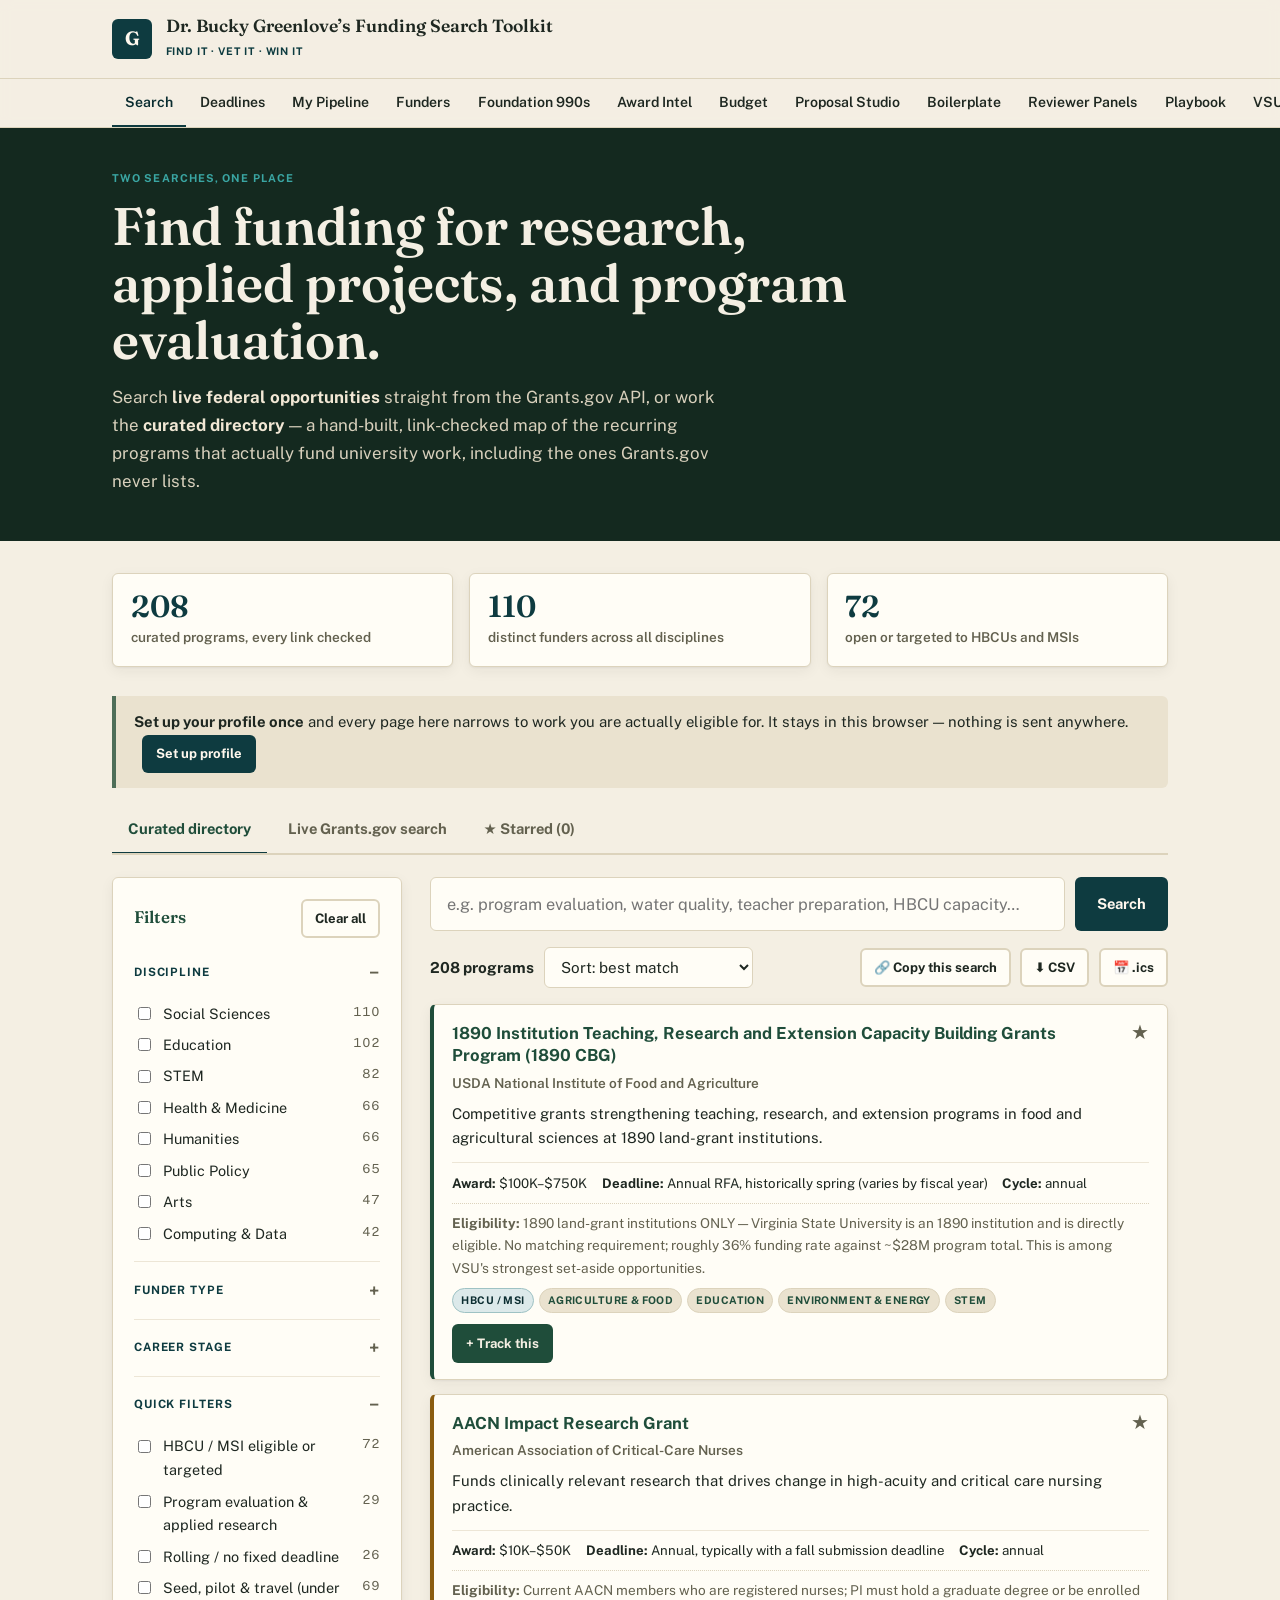
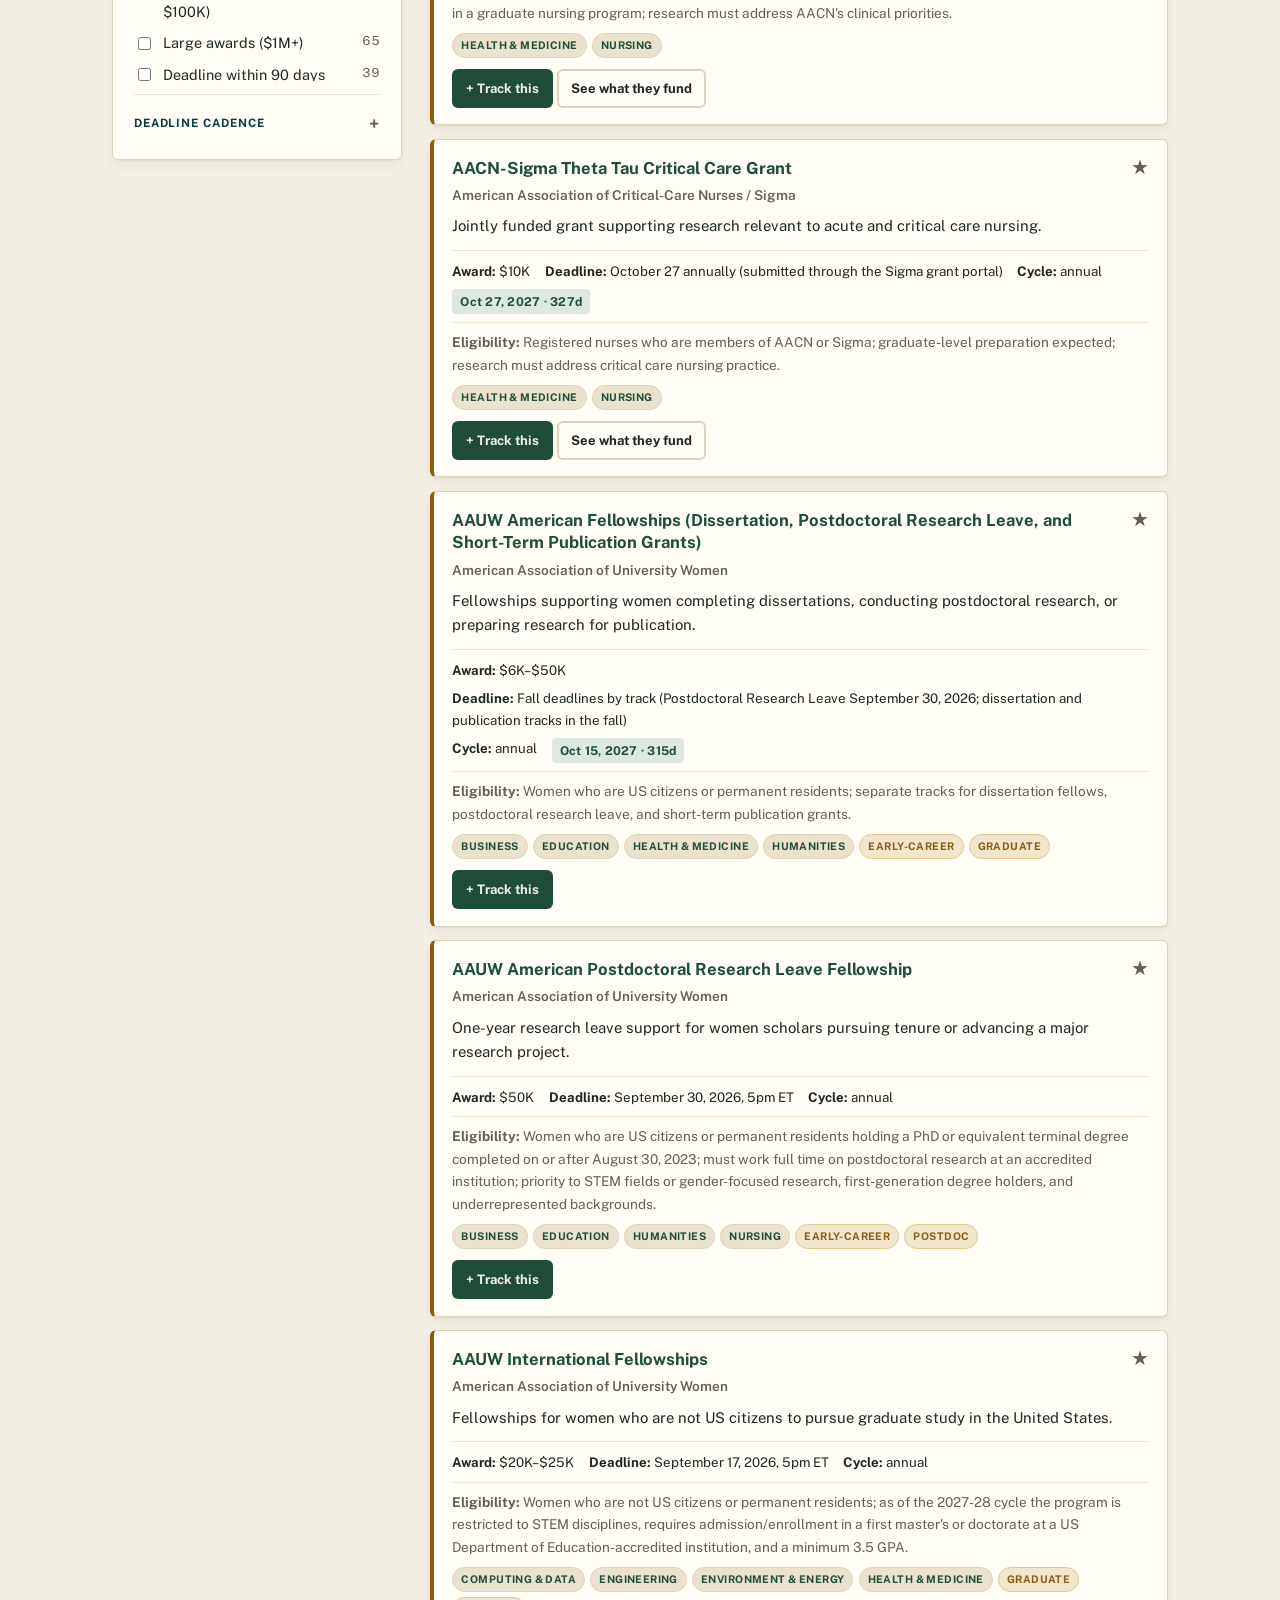
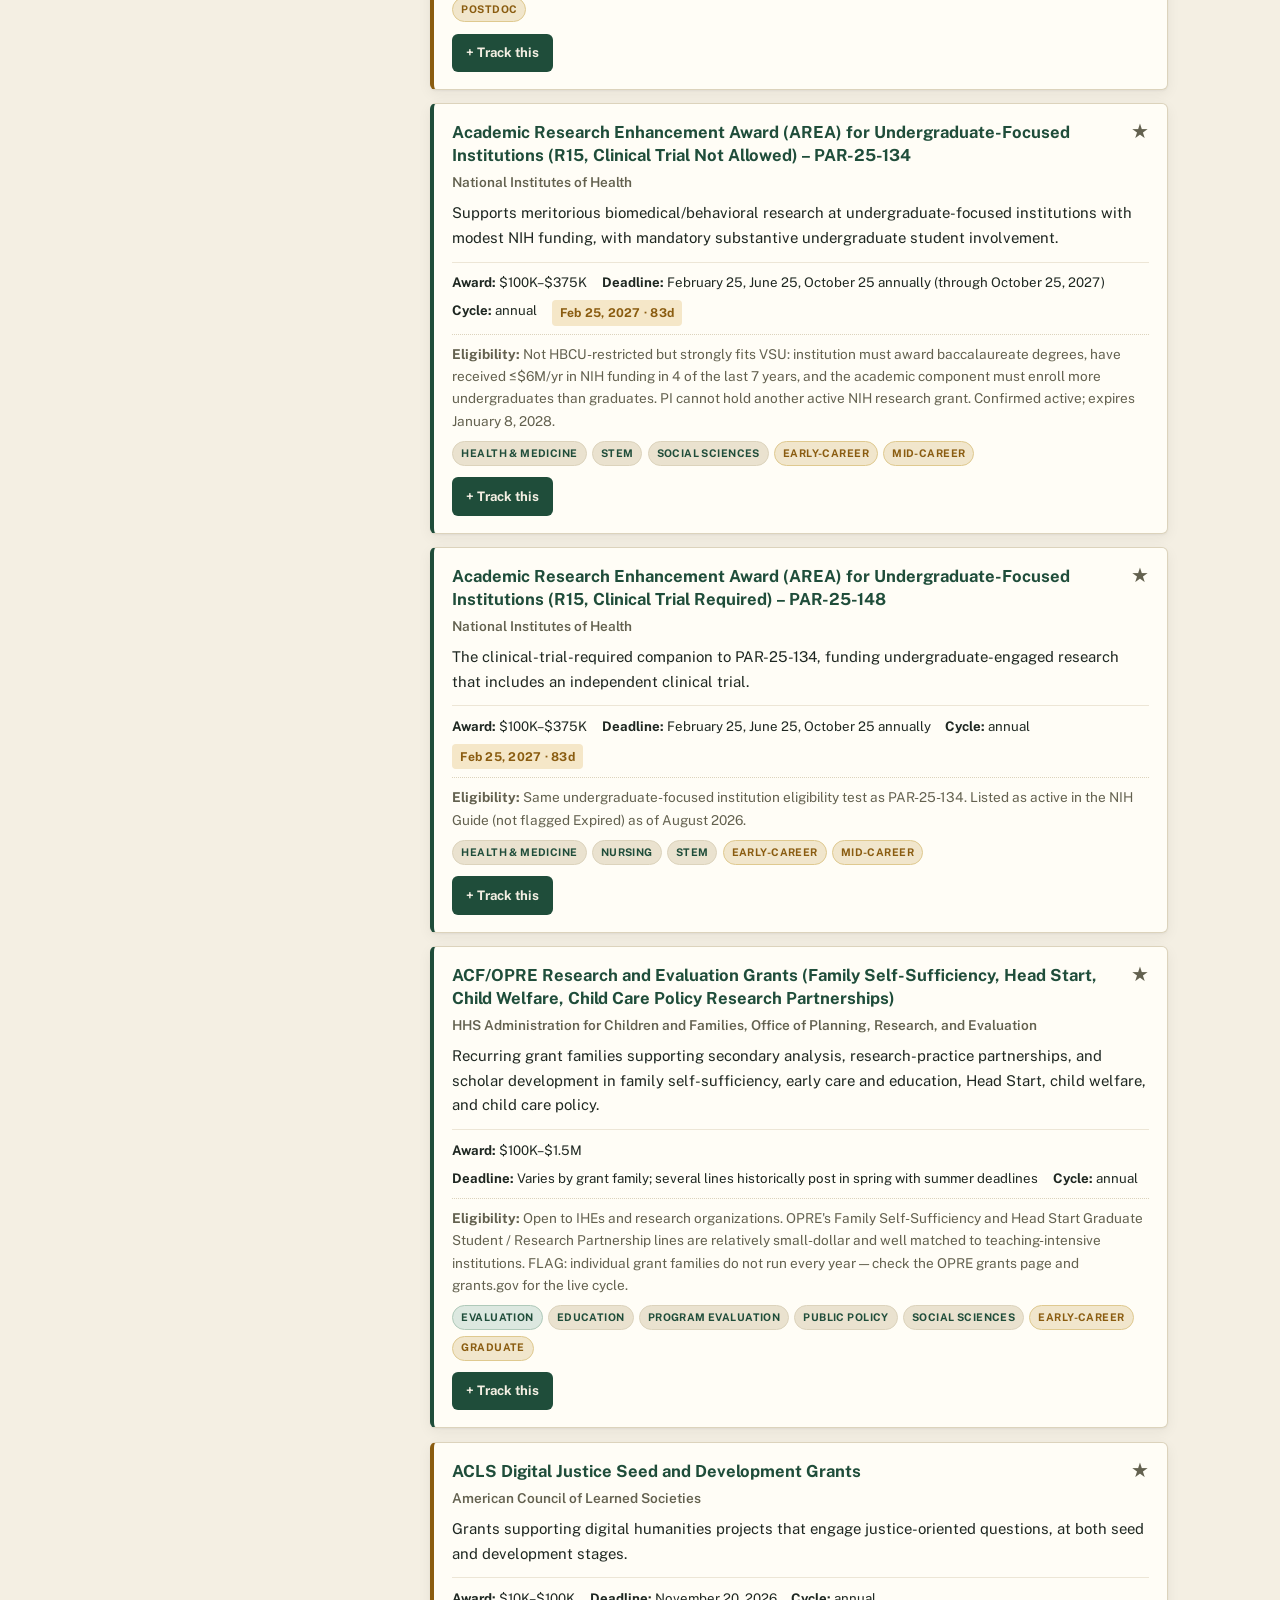
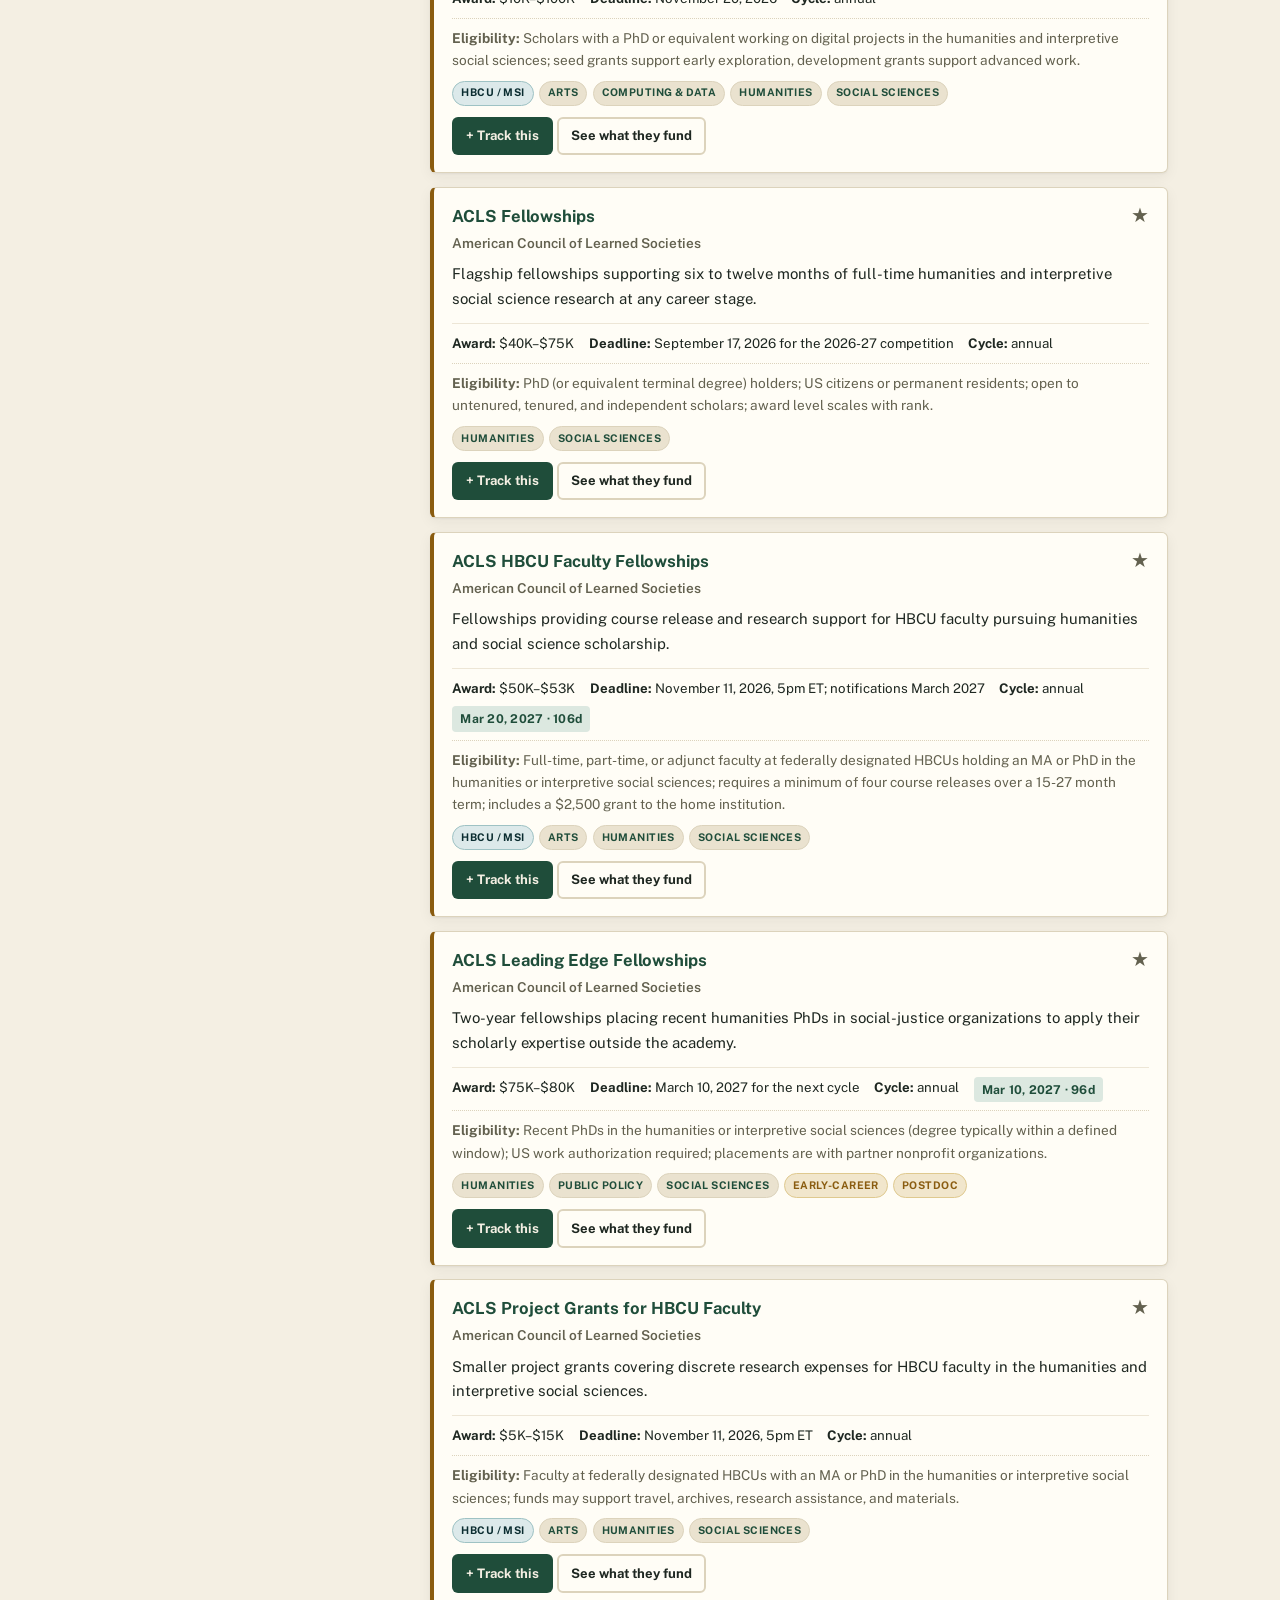
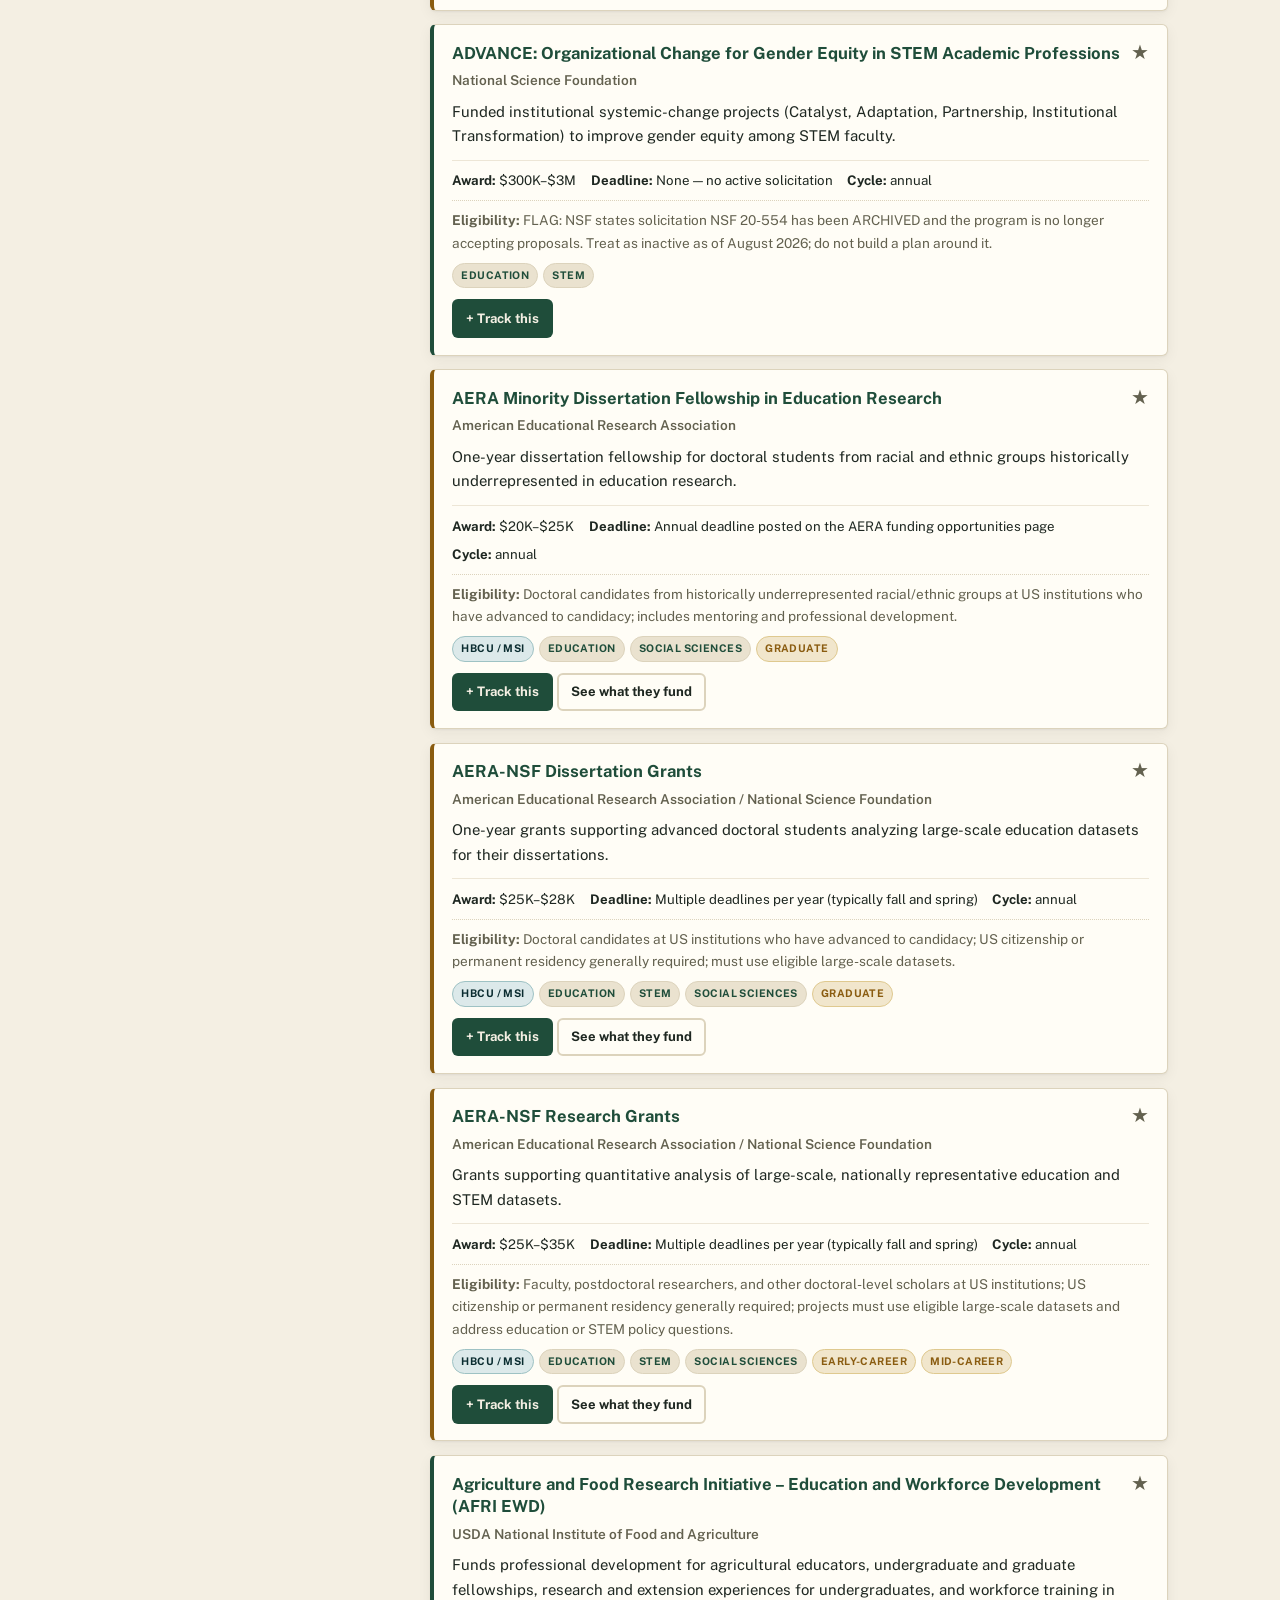
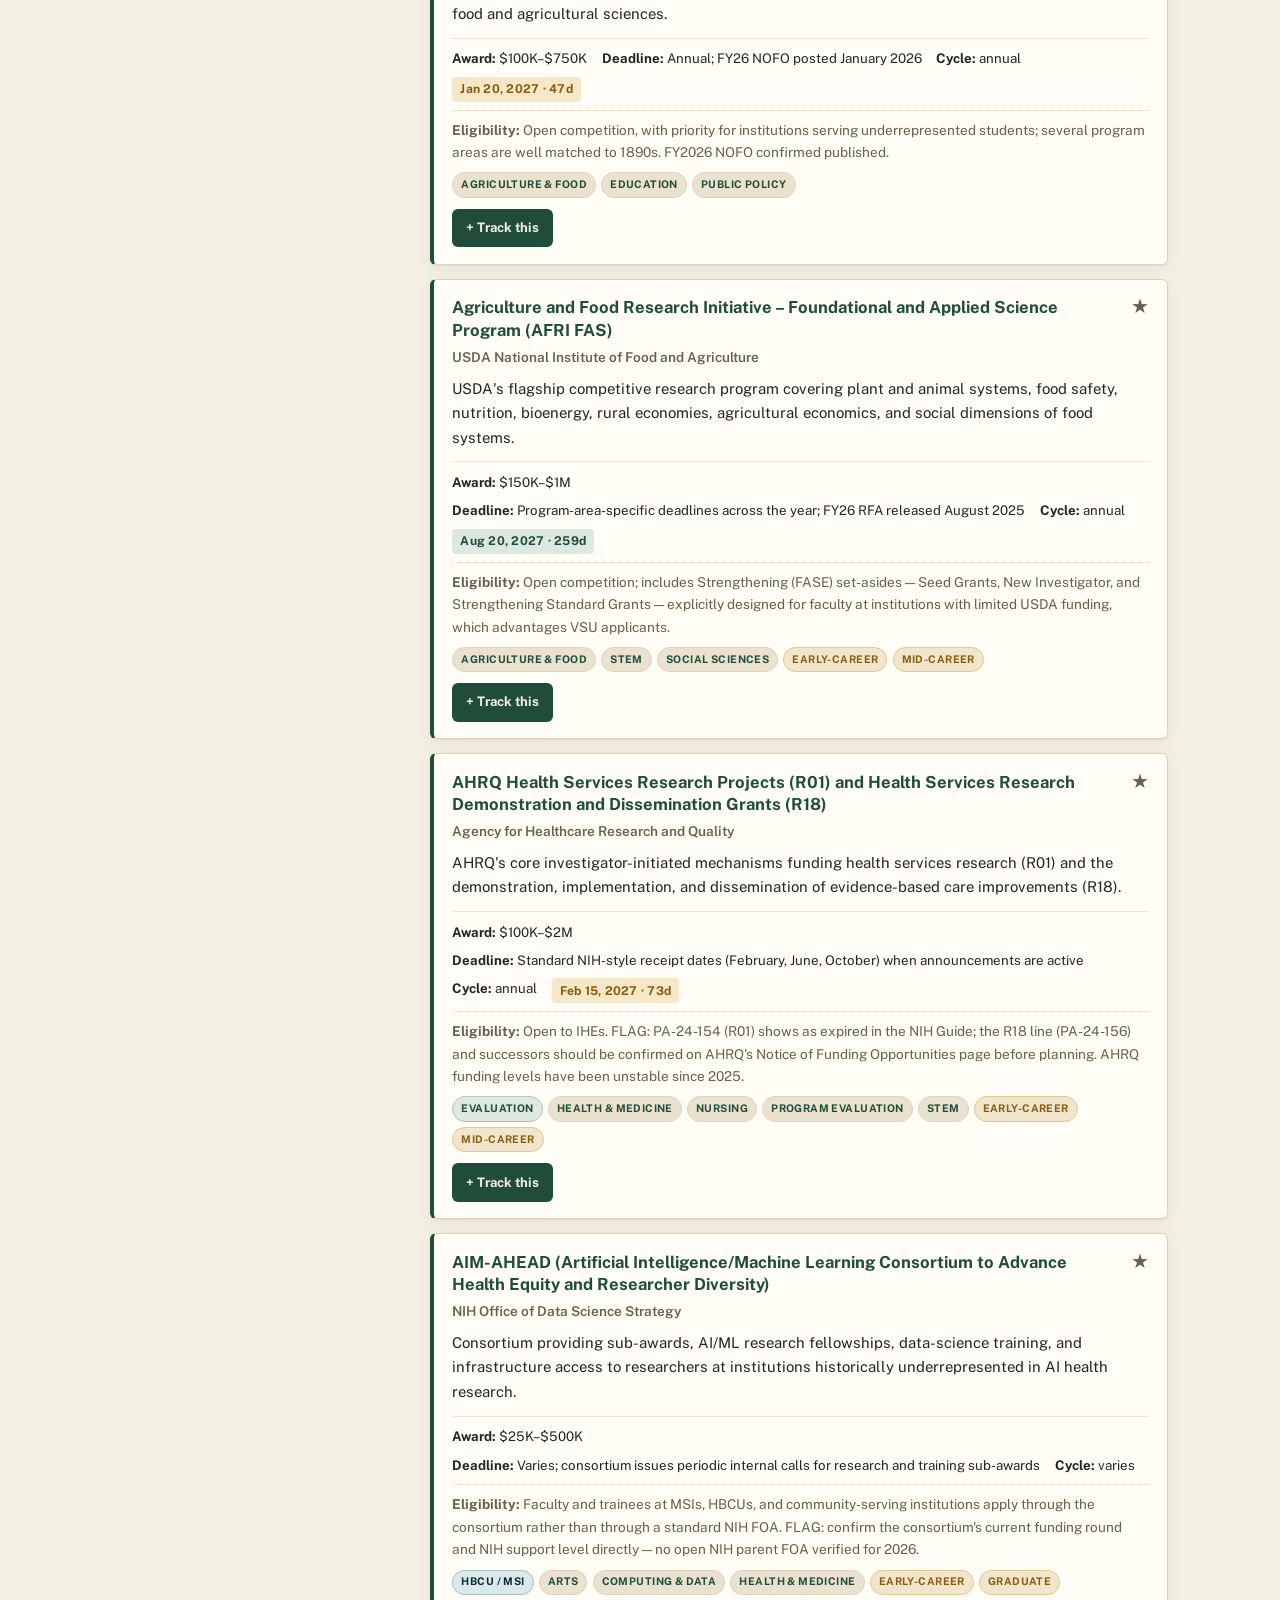
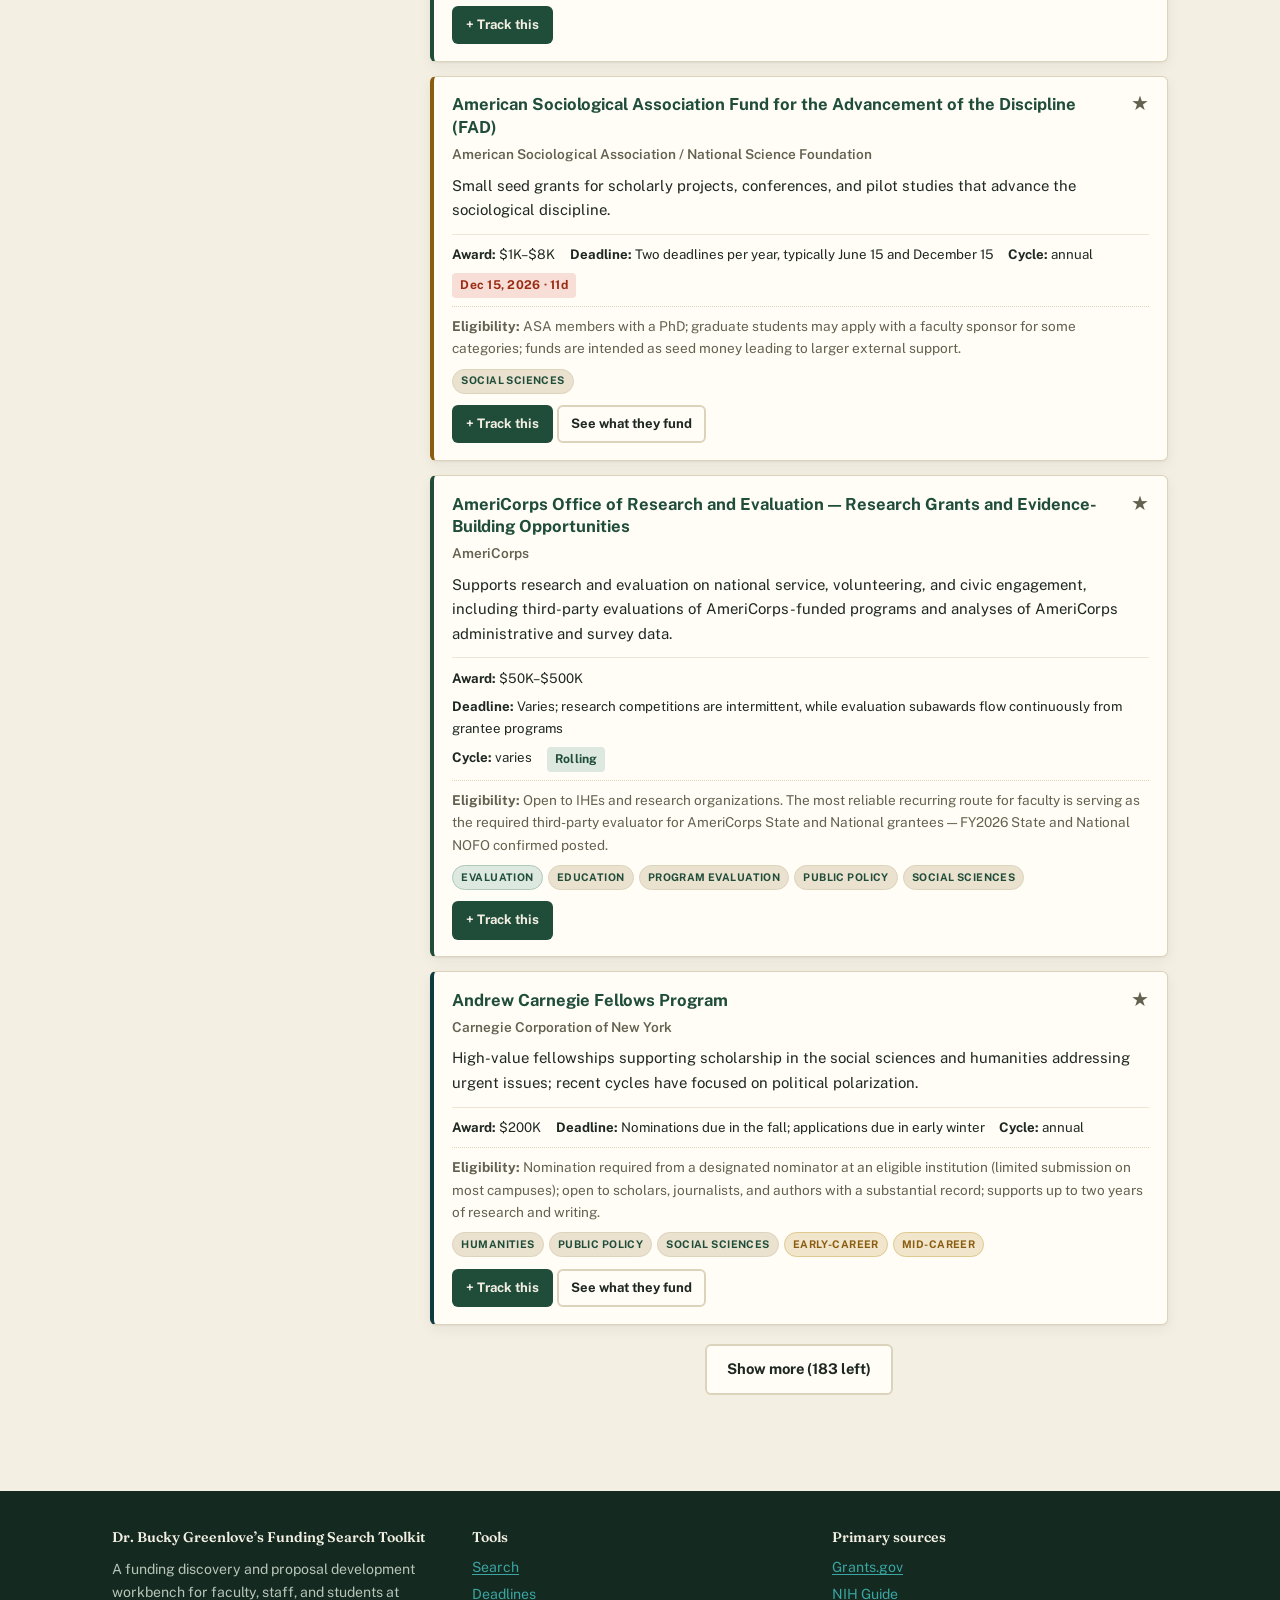
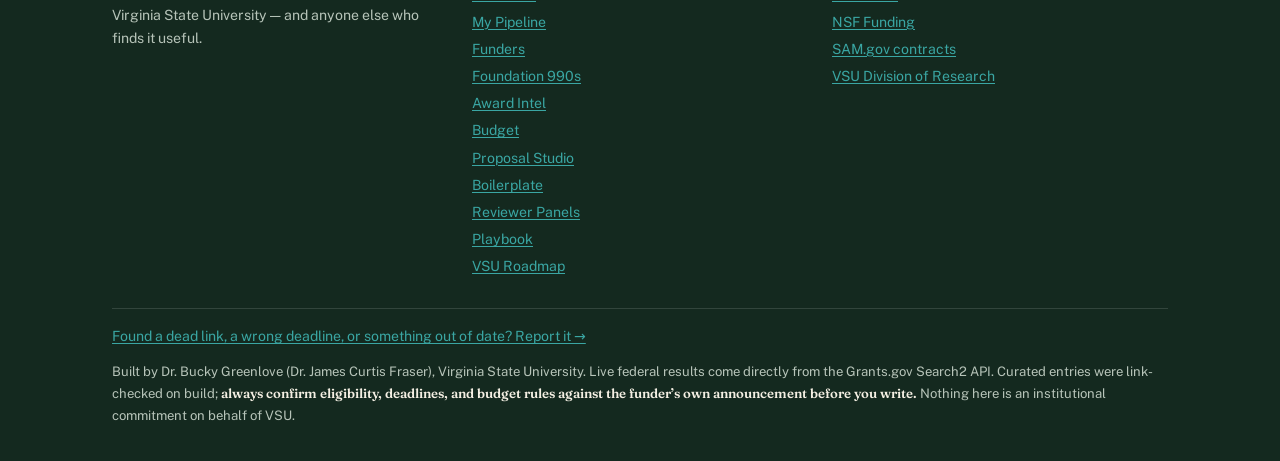
<file: index.html>
<!DOCTYPE html>
<html lang="en">
<head>
<meta charset="utf-8">
<meta name="viewport" content="width=device-width,initial-scale=1">
<title>Search Funding — Dr. Bucky Greenlove’s Funding Search Toolkit</title>
<meta name="description" content="Search live federal funding opportunities from Grants.gov alongside a curated, link-checked directory of federal, foundation, state, and HBCU-eligible research and program-evaluation funding across every field at a university.">
<link rel="preconnect" href="https://fonts.googleapis.com"><link rel="preconnect" href="https://fonts.gstatic.com" crossorigin>
<link href="https://fonts.googleapis.com/css2?family=Fraunces:opsz,wght@9..144,600;9..144,700&family=Public+Sans:ital,wght@0,400;0,600;0,700;1,400&display=swap" rel="stylesheet">
<link rel="stylesheet" href="assets/style.css?v=d19586fe">
<link rel="icon" href="data:image/svg+xml,<svg xmlns='http://www.w3.org/2000/svg' viewBox='0 0 100 100'><rect width='100' height='100' rx='12' fill='%2314291F'/><text y='72' x='50' font-size='62' text-anchor='middle' fill='%233AA6A3' font-family='Georgia,serif' font-weight='bold'>G</text></svg>">
</head>
<body>
<a class="skip" href="#main">Skip to main content</a>

<header class="site">
  <div class="wrap">
    <div class="brandbar">
      <div class="mark" aria-hidden="true">G</div>
      <div class="brandtxt">
        <strong>Dr. Bucky Greenlove’s Funding Search Toolkit</strong>
        <span>Find it · Vet it · Win it</span>
      </div>
    </div>
  </div>
  <nav class="main" aria-label="Main"><div class="wrap navslot"></div></nav>
</header>

<section class="hero">
  <div class="wrap">
    <p class="kicker">Two searches, one place</p>
    <h1>Find funding for research, applied projects, and program evaluation.</h1>
    <p>Search <strong>live federal opportunities</strong> straight from the Grants.gov API, or work the <strong>curated directory</strong> — a hand-built, link-checked map of the recurring programs that actually fund university work, including the ones Grants.gov never lists.</p>
  </div>
</section>

<main id="main"><div class="wrap">

  <div class="grid g3" style="margin-bottom:1.8rem">
    <div class="stat"><b id="statPrograms">—</b><span>curated programs, every link checked</span></div>
    <div class="stat"><b id="statSponsors">—</b><span>distinct funders across all disciplines</span></div>
    <div class="stat"><b id="statHbcu">—</b><span>open or targeted to HBCUs and MSIs</span></div>
  </div>

  <div id="profileBar"></div>

  <div class="tabs" role="tablist">
    <button role="tab" id="tab-cur" aria-controls="panel-cur" aria-selected="true">Curated directory</button>
    <button role="tab" id="tab-live" aria-controls="panel-live" aria-selected="false">Live Grants.gov search</button>
    <button role="tab" id="tab-star" aria-controls="panel-star" aria-selected="false">★ Starred (<span id="starN">0</span>)</button>
  </div>

  <!-- ============ CURATED ============ -->
  <div id="panel-cur" role="tabpanel" aria-labelledby="tab-cur">
    <div class="cols">
      <aside class="card filters" aria-label="Filters">
        <div style="display:flex;align-items:center;gap:.5rem;margin-bottom:.4rem">
          <h2 style="margin:0;font-size:1.05rem">Filters</h2>
          <button class="btn ghost sm" id="clearF" style="margin-left:auto">Clear all</button>
        </div>
        <div id="facets"></div>
      </aside>

      <div>
        <form class="searchbig" id="curForm" style="margin-bottom:1rem" role="search">
          <input type="search" id="q" placeholder="e.g. program evaluation, water quality, teacher preparation, HBCU capacity…" aria-label="Search curated programs">
          <button class="btn orange" type="submit">Search</button>
        </form>

        <div class="toolbar">
          <span class="count" id="curCount">—</span>
          <label for="sortBy" class="sr">Sort by</label>
          <select id="sortBy" style="width:auto">
            <option value="relevance">Sort: best match</option>
            <option value="deadline">Sort: soonest deadline</option>
            <option value="award">Sort: largest award</option>
            <option value="sponsor">Sort: sponsor A–Z</option>
          </select>
          <span class="spacer"></span>
          <button class="btn ghost sm" id="copyLink">🔗 Copy this search</button>
          <button class="btn ghost sm" id="expCsv">⬇ CSV</button>
          <button class="btn ghost sm" id="expIcs">📅 .ics</button>
        </div>

        <div id="curResults" aria-live="polite"></div>
        <div style="text-align:center;margin-top:1.2rem">
          <button class="btn ghost" id="moreBtn" hidden>Show more</button>
        </div>
      </div>
    </div>
  </div>

  <!-- ============ LIVE ============ -->
  <div id="panel-live" role="tabpanel" aria-labelledby="tab-live" hidden>
    <div class="note"><strong>This queries Grants.gov in real time.</strong> It covers federal discretionary grants only — no foundations, no state programs, no NIH parent announcements that live in the NIH Guide, and no contracts (those are on SAM.gov). Use the curated directory for everything Grants.gov can’t see.</div>

    <form class="card" id="liveForm" style="margin-bottom:1.2rem">
      <div class="searchbig" style="margin-bottom:.9rem">
        <input type="search" id="lq" placeholder="Keywords — try quoted phrases and OR, e.g. &quot;program evaluation&quot; OR &quot;evaluation research&quot;" aria-label="Keyword search of Grants.gov">
        <button class="btn orange" type="submit" id="liveGo">Search Grants.gov</button>
      </div>
      <div class="grid g3" style="gap:.8rem">
        <div><label for="lstat" style="font-size:.82rem;font-weight:700;color:var(--rust)">Status</label>
          <select id="lstat">
            <option value="forecasted|posted">Open + forecasted</option>
            <option value="posted">Open now only</option>
            <option value="forecasted">Forecasted only</option>
            <option value="posted|forecasted|closed">Include recently closed</option>
          </select></div>
        <div><label for="lelig" style="font-size:.82rem;font-weight:700;color:var(--rust)">Eligibility</label>
          <select id="lelig">
            <option value="">Any applicant type</option>
            <option value="06">Public / state-controlled institutions of higher education</option>
            <option value="20">Private institutions of higher education</option>
            <option value="13">Nonprofits without 501(c)(3), other than IHEs</option>
            <option value="12">Nonprofits with 501(c)(3), other than IHEs</option>
            <option value="21">Individuals</option>
            <option value="25">Others (see announcement)</option>
          </select></div>
        <div><label for="lagency" style="font-size:.82rem;font-weight:700;color:var(--rust)">Agency shortcut</label>
          <select id="lagency">
            <option value="">All agencies</option>
            <option value="HHS">HHS (NIH, CDC, HRSA, ACF, AHRQ, SAMHSA)</option>
            <option value="NSF">National Science Foundation</option>
            <option value="ED">Department of Education (incl. IES)</option>
            <option value="USDA">USDA (incl. NIFA / 1890 programs)</option>
            <option value="DOD">Department of Defense</option>
            <option value="DOE">Department of Energy</option>
            <option value="HUD">HUD (incl. PD&amp;R)</option>
            <option value="USDOJ">Department of Justice (NIJ, BJA, OJJDP)</option>
            <option value="NASA">NASA</option>
            <option value="DOC">Commerce (NOAA, NIST)</option>
            <option value="NEH">NEH</option>
            <option value="EPA">EPA</option>
          </select></div>
      </div>
      <details style="margin-top:.9rem"><summary style="cursor:pointer;font-size:.86rem;font-weight:700;color:var(--rust)">Advanced: ALN/CFDA number, opportunity number, posted-within window</summary>
        <div class="grid g3" style="gap:.8rem;margin-top:.7rem">
          <div><label for="laln" style="font-size:.82rem;font-weight:700">ALN (CFDA) number</label><input type="text" id="laln" placeholder="e.g. 93.866"></div>
          <div><label for="lnum" style="font-size:.82rem;font-weight:700">Opportunity number</label><input type="text" id="lnum" placeholder="e.g. PA-PHE-26-001"></div>
          <div><label for="ldate" style="font-size:.82rem;font-weight:700">Posted within</label>
            <select id="ldate"><option value="">Any time</option><option value="7">Last week</option><option value="14">Last 2 weeks</option><option value="28">Last 4 weeks</option><option value="56">Last 8 weeks</option></select></div>
        </div>
      </details>
    </form>

    <div class="toolbar">
      <span class="count" id="liveCount">Enter a search above.</span>
      <span class="spacer"></span>
      <button class="btn ghost sm" id="liveCsv" disabled>⬇ CSV</button>
    </div>
    <div id="liveResults" aria-live="polite"></div>
    <div style="text-align:center;margin-top:1.2rem"><button class="btn ghost" id="liveMore" hidden>Load next 25</button></div>
  </div>

  <!-- ============ STARRED ============ -->
  <div id="panel-star" role="tabpanel" aria-labelledby="tab-star" hidden>
    <div class="toolbar">
      <span class="count" id="starCount">—</span>
      <span class="spacer"></span>
      <button class="btn ghost sm" id="starShare">🔗 Share this shortlist</button>
      <button class="btn ghost sm" id="starSub">📆 Subscribe to these deadlines</button>
      <button class="btn ghost sm" id="starCsv">⬇ CSV</button>
      <button class="btn ghost sm" id="starIcs">📅 .ics</button>
      <button class="btn ghost sm" id="starClear">Clear</button>
    </div>
    <div id="starResults"></div>
  </div>

</div></main>

<footer class="site"><div class="wrap footslot"></div></footer>

<script src="assets/app.js?v=b8b2bd7e"></script>
<script>
(function(){
'use strict';
var DATA=[], VIEW=[], SHOWN=0, PAGE=25, LIVE={hits:[],start:0,total:0,params:null};

/* ---------------- tabs ---------------- */
var tabs=[['tab-cur','panel-cur'],['tab-live','panel-live'],['tab-star','panel-star']];
tabs.forEach(function(t){
  document.getElementById(t[0]).addEventListener('click',function(){
    tabs.forEach(function(o){
      var b=document.getElementById(o[0]),p=document.getElementById(o[1]);
      var on=o[0]===t[0];
      b.setAttribute('aria-selected',on?'true':'false'); p.hidden=!on;
    });
    if(t[0]==='tab-star') renderStars();
  });
});

/* ---------------- facet config ---------------- */
var FACETS=[
  {key:'fields',   label:'Discipline',    multi:true},
  {key:'sponsor_type', label:'Funder type', multi:true,
     names:{federal:'Federal agency',foundation:'Private foundation',state:'State / regional',nonprofit:'Association / nonprofit'}},
  {key:'career_stage', label:'Career stage', multi:true,
     names:{any:'Any / open to all faculty','early-career':'Early career','mid-career':'Mid career',senior:'Senior',postdoc:'Postdoc',graduate:'Graduate student',undergraduate:'Undergraduate'}},
  {key:'__special', label:'Quick filters', multi:true, custom:[
     ['hbcu','HBCU / MSI eligible or targeted'],
     ['eval','Program evaluation & applied research'],
     ['rolling','Rolling / no fixed deadline'],
     ['seed','Seed, pilot & travel (under $100K)'],
     ['big','Large awards ($1M+)'],
     ['soon','Deadline within 90 days']
  ]},
  {key:'cadence', label:'Deadline cadence', multi:true}
];
var SEL={};

function special(p,k){
  switch(k){
    case 'hbcu': return !!p.hbcu_msi;
    case 'eval': return p.fields.indexOf('Program Evaluation')>=0 || /evaluation/i.test(p.blob);
    case 'rolling': return p._d==='rolling' || /rolling|continuous|anytime/i.test(p.deadline||'');
    case 'seed': return p.award_max>0 && p.award_max<100000;
    case 'big': return p.award_max>=1000000;
    case 'soon': var d=TK.days(p._d); return d!=null&&d>=0&&d<=90;
  }
  return false;
}
function passes(p,skip){
  for(var f=0;f<FACETS.length;f++){
    var F=FACETS[f], sel=SEL[F.key];
    if(!sel||!sel.length||F.key===skip) continue;
    if(F.custom){ if(!sel.every(function(k){return special(p,k);})) return false; continue; }
    var v=p[F.key]; v=Array.isArray(v)?v:[v];
    if(!sel.some(function(s){return v.indexOf(s)>=0;})) return false;
  }
  return true;
}
function score(p,terms){
  if(!terms.length) return 0;
  var s=0, name=p.name.toLowerCase(), spon=p.sponsor.toLowerCase();
  terms.forEach(function(t){
    if(name.indexOf(t)>=0) s+=10;
    if(spon.indexOf(t)>=0) s+=4;
    if(p.blob.indexOf(t)>=0) s+=2;
  });
  return s;
}
function apply(){
  var q=document.getElementById('q').value.trim().toLowerCase();
  var terms=q?q.split(/\s+/).filter(function(t){return t.length>1;}):[];
  VIEW=DATA.filter(function(p){
    if(!TK.profile.matches(p)) return false;
    if(!passes(p)) return false;
    if(terms.length&&!terms.every(function(t){return p.blob.indexOf(t)>=0;})) return false;
    return true;
  });
  var sort=document.getElementById('sortBy').value;
  VIEW.forEach(function(p){p._s=score(p,terms);});
  VIEW.sort(function(a,b){
    if(sort==='deadline'){
      var da=TK.days(a._d), db=TK.days(b._d);
      if(da==null&&db==null) return a.name.localeCompare(b.name);
      if(da==null) return 1; if(db==null) return -1; return da-db;
    }
    if(sort==='award') return (b.award_max||0)-(a.award_max||0);
    if(sort==='sponsor') return a.sponsor.localeCompare(b.sponsor)||a.name.localeCompare(b.name);
    return (b._s-a._s)||a.name.localeCompare(b.name);
  });
  SHOWN=0;
  document.getElementById('curResults').innerHTML='';
  document.getElementById('curCount').textContent=
    VIEW.length+' program'+(VIEW.length===1?'':'s')+(terms.length?' matching “'+q+'”':'')+
    (VIEW.length!==DATA.length?' of '+DATA.length:'');
  more();
  buildFacets();
  syncUrl();
}
function more(){
  var box=document.getElementById('curResults');
  var slice=VIEW.slice(SHOWN,SHOWN+PAGE);
  if(!slice.length&&SHOWN===0){
    box.innerHTML='<div class="empty"><h3>Nothing matched.</h3><p>Try fewer filters or a broader term. The curated directory indexes recurring <em>programs</em>, not individual announcements — for a specific notice, use the live Grants.gov tab.</p></div>';
  }
  slice.forEach(function(p){ box.insertAdjacentHTML('beforeend',card(p)); });
  SHOWN+=slice.length;
  var b=document.getElementById('moreBtn');
  b.hidden=SHOWN>=VIEW.length;
  b.textContent='Show more ('+(VIEW.length-SHOWN)+' left)';
}
function dueBadge(p){
  if(p._d==='rolling') return '<span class="due open">Rolling</span>';
  var d=TK.days(p._d);
  if(d==null) return '';
  var cls=d<=30?'soon':(d<=90?'near':'open');
  return '<span class="due '+cls+'">'+TK.fmtDate(p._d)+' · '+d+'d</span>';
}
function card(p){
  var e=TK.esc;
  var chips=[];
  if(p.hbcu_msi) chips.push('<span class="chip hbcu">HBCU / MSI</span>');
  if(special(p,'eval')) chips.push('<span class="chip eval">Evaluation</span>');
  p.fields.slice(0,4).forEach(function(f){chips.push('<span class="chip">'+e(f)+'</span>');});
  p.career_stage.filter(function(s){return s!=='any';}).slice(0,2).forEach(function(s){chips.push('<span class="chip new">'+e(s)+'</span>');});
  return '<article class="res '+e(p.sponsor_type)+'" data-id="'+e(p.id)+'">'+
    '<button class="star" data-star="'+e(p.id)+'" aria-pressed="'+(TK.stars.has(p.id)?'true':'false')+'" aria-label="Star '+e(p.name)+'">★</button>'+
    '<h3><a href="'+e(p.url)+'" target="_blank" rel="noopener">'+e(p.name)+'</a></h3>'+
    '<p class="spons">'+e(p.sponsor)+'</p>'+
    '<p class="desc">'+e(p.description)+'</p>'+
    '<div class="meta">'+
      '<span><b>Award:</b> '+e(TK.range(p.award_min,p.award_max))+'</span>'+
      '<span><b>Deadline:</b> '+e(p.deadline||'see announcement')+'</span>'+
      '<span><b>Cycle:</b> '+e(p.cadence||'varies')+'</span>'+
      dueBadge(p)+
    '</div>'+
    (p.eligibility?'<p class="elig"><b>Eligibility:</b> '+e(p.eligibility)+'</p>':'')+
    '<div class="chips">'+chips.join('')+'</div>'+
    '<p style="margin:.7rem 0 0">'+
      /* Straight into the pipeline. A star says "interesting"; this says
         "I am doing something about it", which is the harder thing to
         reconstruct three months later. */
      '<button class="btn sm '+(TK.pipeline.has(p.id)?'ghost':'')+'" type="button" data-track="'+e(p.id)+'">'+
        (TK.pipeline.has(p.id)?'✓ In my pipeline':'+ Track this')+'</button>'+
      /* Only shown for funders whose IRS record we could identify. */
      (p.ein?' <a class="btn sm ghost" href="foundations.html?ein='+e(p.ein)+'">See what they fund</a>':'')+
    '</p>'+
  '</article>';
}
function buildFacets(){
  var host=document.getElementById('facets'); host.innerHTML='';
  FACETS.forEach(function(F){
    var counts={};
    if(F.custom){
      F.custom.forEach(function(c){
        counts[c[0]]=DATA.filter(function(p){return TK.profile.matches(p)&&passes(p,F.key)&&special(p,c[0]);}).length;
      });
    }else{
      DATA.forEach(function(p){
        if(!TK.profile.matches(p)) return;
        if(!passes(p,F.key)) return;
        var v=p[F.key]; (Array.isArray(v)?v:[v]).forEach(function(x){ if(x) counts[x]=(counts[x]||0)+1; });
      });
    }
    var keys=F.custom?F.custom.map(function(c){return c[0];}):Object.keys(counts).sort(function(a,b){return counts[b]-counts[a]||a.localeCompare(b);});
    if(!keys.length) return;
    var open=(SEL[F.key]&&SEL[F.key].length)||F.key==='fields'||F.key==='__special';
    var html='<details class="fgroup"'+(open?' open':'')+'><summary>'+TK.esc(F.label)+'</summary><div class="opts">';
    keys.forEach(function(k){
      if(!F.custom&&!counts[k]) return;
      var lbl=F.custom?(F.custom.filter(function(c){return c[0]===k;})[0][1]):((F.names&&F.names[k])||k);
      var on=(SEL[F.key]||[]).indexOf(k)>=0;
      html+='<label class="opt"><input type="checkbox" data-f="'+TK.esc(F.key)+'" value="'+TK.esc(k)+'"'+(on?' checked':'')+'>'+
            '<span>'+TK.esc(lbl)+'</span><span class="n">'+(counts[k]||0)+'</span></label>';
    });
    host.insertAdjacentHTML('beforeend',html+'</div></details>');
  });
}

/* ---------------- URL state (shareable saved searches) ---------------- */
function syncUrl(){
  var p=new URLSearchParams();
  var q=document.getElementById('q').value.trim(); if(q) p.set('q',q);
  Object.keys(SEL).forEach(function(k){ if(SEL[k]&&SEL[k].length) p.set(k,SEL[k].join('|')); });
  var s=document.getElementById('sortBy').value; if(s!=='relevance') p.set('sort',s);
  history.replaceState(null,'',p.toString()?('?'+p.toString()):location.pathname);
}
function readUrl(){
  var p=new URLSearchParams(location.search);
  if(p.get('q')) document.getElementById('q').value=p.get('q');
  if(p.get('sort')) document.getElementById('sortBy').value=p.get('sort');
  FACETS.forEach(function(F){ if(p.get(F.key)) SEL[F.key]=p.get(F.key).split('|'); });
}

/* ---------------- events ---------------- */
document.getElementById('curForm').addEventListener('submit',function(e){e.preventDefault();apply();});
document.getElementById('q').addEventListener('input',function(){clearTimeout(window._t);window._t=setTimeout(apply,250);});
document.getElementById('sortBy').addEventListener('change',apply);
document.getElementById('moreBtn').addEventListener('click',more);
document.getElementById('clearF').addEventListener('click',function(){SEL={};document.getElementById('q').value='';apply();});
document.getElementById('facets').addEventListener('change',function(e){
  var i=e.target; if(!i.dataset.f) return;
  var k=i.dataset.f; SEL[k]=SEL[k]||[];
  if(i.checked){ if(SEL[k].indexOf(i.value)<0) SEL[k].push(i.value); }
  else SEL[k]=SEL[k].filter(function(v){return v!==i.value;});
  apply();
});
document.addEventListener('click',function(e){
  var t=e.target.closest('[data-track]');
  if(t){
    var id=t.dataset.track, p=DATA.filter(function(x){return x.id===id;})[0];
    if(!p) return;
    if(TK.pipeline.has(id)){ location.href='pipeline.html'; return; }
    TK.pipeline.upsert({key:id,id:id,title:p.name,sponsor:p.sponsor,url:p.url,
      amount:p.award_max||p.award_min||'',status:'considering',
      notes:p.deadline?('Sponsor cycle: '+p.deadline):''});
    document.querySelectorAll('[data-track="'+id+'"]').forEach(function(x){
      x.textContent='✓ In my pipeline'; x.classList.add('ghost');
    });
    return;
  }
  var b=e.target.closest('[data-star]'); if(!b) return;
  var on=TK.stars.toggle(b.dataset.star);
  document.querySelectorAll('[data-star="'+b.dataset.star+'"]').forEach(function(x){x.setAttribute('aria-pressed',on?'true':'false');});
  document.getElementById('starN').textContent=TK.stars.count();
});
document.getElementById('copyLink').addEventListener('click',function(){
  var b=this; navigator.clipboard.writeText(location.href).then(function(){
    var t=b.textContent; b.textContent='Link copied ✓';
    setTimeout(function(){b.textContent=t;},1800);
  });
});
function rows(list){
  return list.map(function(p){
    return {Program:p.name,Sponsor:p.sponsor,Type:p.sponsor_type,'Award low':p.award_min||'','Award high':p.award_max||'',
      Deadline:p.deadline,Cycle:p.cadence,'HBCU/MSI':p.hbcu_msi?'Yes':'No',Disciplines:p.fields.join('; '),
      'Career stage':p.career_stage.join('; '),Eligibility:p.eligibility,Description:p.description,URL:p.url};
  });
}
function icsList(list){
  return list.map(function(p){
    var d=p._d; if(!d||d==='rolling') return null;
    return {date:d,title:'Grant deadline: '+p.name,desc:p.sponsor+'\n'+TK.range(p.award_min,p.award_max)+'\nStated deadline: '+(p.deadline||'')+'\n\nDate is estimated from the program\'s published cycle — confirm against the funder announcement.\n'+p.url,url:p.url};
  }).filter(Boolean);
}
document.getElementById('expCsv').addEventListener('click',function(){ if(VIEW.length) TK.csv(rows(VIEW),'funding-search-results.csv'); });
document.getElementById('expIcs').addEventListener('click',function(){
  var ev=icsList(VIEW); if(!ev.length){alert('None of these have a datable deadline. Try the Deadline Calendar page.');return;}
  TK.ics(ev,'funding-deadlines.ics');
});
function starList(){ return DATA.filter(function(p){return TK.stars.has(p.id);}); }
function renderStars(){
  var L=starList(), box=document.getElementById('starResults');
  document.getElementById('starCount').textContent=L.length+' starred';
  box.innerHTML=L.length?L.map(card).join(''):'<div class="empty"><h3>Nothing starred yet.</h3><p>Click the ★ on any result to build a shortlist. It stays in this browser — good for prepping an OSP meeting or a department circulation.</p></div>';
}
document.getElementById('starCsv').addEventListener('click',function(){var L=starList();if(L.length)TK.csv(rows(L),'starred-funding.csv');});
document.getElementById('starIcs').addEventListener('click',function(){var ev=icsList(starList());if(ev.length)TK.ics(ev,'starred-deadlines.ics');else alert('No datable deadlines among your starred programs.');});

/* ---------------- live Grants.gov ---------------- */
function liveParams(reset){
  return {
    keyword:document.getElementById('lq').value.trim(),
    oppStatuses:document.getElementById('lstat').value,
    eligibilities:document.getElementById('lelig').value,
    agencies:document.getElementById('lagency').value,
    cfda:document.getElementById('laln').value.trim(),
    oppNum:document.getElementById('lnum').value.trim(),
    dateRange:document.getElementById('ldate').value,
    rows:25, startRecordNum:reset?0:LIVE.start
  };
}
function liveCard(o){
  var e=TK.esc, d=TK.daysFrom(o.closeDate);
  var badge=d==null?'<span class="due open">No close date listed</span>'
    :'<span class="due '+(d<=30?'soon':(d<=90?'near':'open'))+'">Closes '+e(o.closeDate)+' · '+(d<0?'closed':d+' days left')+'</span>';
  return '<article class="res federal">'+
    '<h3><a href="'+e(o.url)+'" target="_blank" rel="noopener">'+e(o.title)+'</a></h3>'+
    '<p class="spons">'+e(o.agency)+' · '+e(o.number)+'</p>'+
    '<div class="meta">'+
      '<span><b>Status:</b> '+e(o.status)+'</span>'+
      '<span><b>Type:</b> '+e(o.docType)+'</span>'+
      '<span><b>Posted:</b> '+e(o.openDate||'—')+'</span>'+
      (o.aln&&o.aln.length?'<span><b>ALN:</b> '+e(o.aln.join(', '))+'</span>':'')+
      badge+
    '</div></article>';
}
function runLive(reset){
  var box=document.getElementById('liveResults'), cnt=document.getElementById('liveCount');
  var btn=document.getElementById('liveGo');
  if(reset){ box.innerHTML=''; LIVE.hits=[]; LIVE.start=0; }
  cnt.innerHTML='<span class="spin" style="border-color:rgba(11,42,74,.25);border-top-color:var(--rust)"></span> Searching Grants.gov…';
  btn.disabled=true;
  var params=liveParams(reset);
  TK.liveSearch(params).then(function(r){
    btn.disabled=false;
    if(r.error&&!(r.hits||[]).length){ cnt.textContent=r.error; return; }
    var hits=r.hits||(r.data&&r.data.oppHits||[]).map(function(o){
      return {id:o.id,number:o.number,title:o.title,agency:o.agency||o.agencyName,openDate:o.openDate,closeDate:o.closeDate,
              status:o.oppStatus,docType:o.docType,aln:o.cfdaList||[],url:'https://grants.gov/search-results-detail/'+o.id};
    });
    var total=r.total!=null?r.total:(r.data&&r.data.hitCount)||hits.length;
    LIVE.hits=LIVE.hits.concat(hits); LIVE.start+=hits.length; LIVE.total=total;
    hits.forEach(function(o){ box.insertAdjacentHTML('beforeend',liveCard(o)); });
    if(!LIVE.hits.length){
      box.innerHTML='<div class="empty"><h3>No live opportunities matched.</h3><p>Grants.gov keyword search is literal. Try a broader single term, drop the eligibility filter, or include forecasted opportunities.</p></div>';
      cnt.textContent='0 results';
    }else{
      cnt.textContent='Showing '+LIVE.hits.length+' of '+total.toLocaleString()+' live opportunities';
    }
    document.getElementById('liveMore').hidden=LIVE.hits.length>=total;
    document.getElementById('liveCsv').disabled=!LIVE.hits.length;
  }).catch(function(){
    btn.disabled=false;
    cnt.textContent='Could not reach Grants.gov. Check your connection, or search directly at grants.gov/search-grants.';
  });
}
document.getElementById('liveForm').addEventListener('submit',function(e){e.preventDefault();runLive(true);});
document.getElementById('liveMore').addEventListener('click',function(){runLive(false);});
document.getElementById('liveCsv').addEventListener('click',function(){
  TK.csv(LIVE.hits.map(function(o){
    return {Title:o.title,Agency:o.agency,'Opportunity number':o.number,Status:o.status,Type:o.docType,
            Posted:o.openDate,Closes:o.closeDate,ALN:(o.aln||[]).join('; '),URL:o.url};
  }),'grants-gov-results.csv');
});

document.getElementById('starShare').addEventListener('click',function(){
  var u=TK.stars.shareUrl('index.html');
  if(!u){alert('Star a few programs first.');return;}
  var b=this;
  navigator.clipboard.writeText(u).then(function(){
    var t=b.textContent; b.textContent='Link copied ✓';
    setTimeout(function(){b.textContent=t;},2200);
  });
});
document.getElementById('starSub').addEventListener('click',function(){
  var u=TK.stars.feedUrl();
  if(!u){alert('Star a few programs first.');return;}
  var b=this;
  navigator.clipboard.writeText(u).then(function(){
    var t=b.textContent; b.textContent='Feed URL copied ✓';
    setTimeout(function(){b.textContent=t;},2600);
  });
});
document.getElementById('starClear').addEventListener('click',function(){
  if(!confirm('Remove every starred program from this browser?')) return;
  TK.stars.clear();
  document.getElementById('starN').textContent=0;
  document.querySelectorAll('[data-star]').forEach(function(x){x.setAttribute('aria-pressed','false');});
  renderStars();
});

/* ---------------- boot ---------------- */
TK.load('data/programs.json').then(function(d){
  DATA=d;
  DATA.forEach(function(p){ p._d=TK.nextDate(p.deadline); });
  document.getElementById('statPrograms').textContent=DATA.length;
  document.getElementById('statSponsors').textContent=Object.keys(DATA.reduce(function(a,p){a[p.sponsor]=1;return a;},{})).length;
  document.getElementById('statHbcu').textContent=DATA.filter(function(p){return p.hbcu_msi;}).length;
  document.getElementById('starN').textContent=TK.stars.count();
  TK.profile.mount(function(){ apply(); });
  readUrl(); apply();
}).catch(function(err){
  document.getElementById('curResults').innerHTML='<div class="note danger"><strong>Could not load the curated directory.</strong> '+TK.esc(err.message)+'</div>';
});
})();
</script>
</body>
</html>
</file>
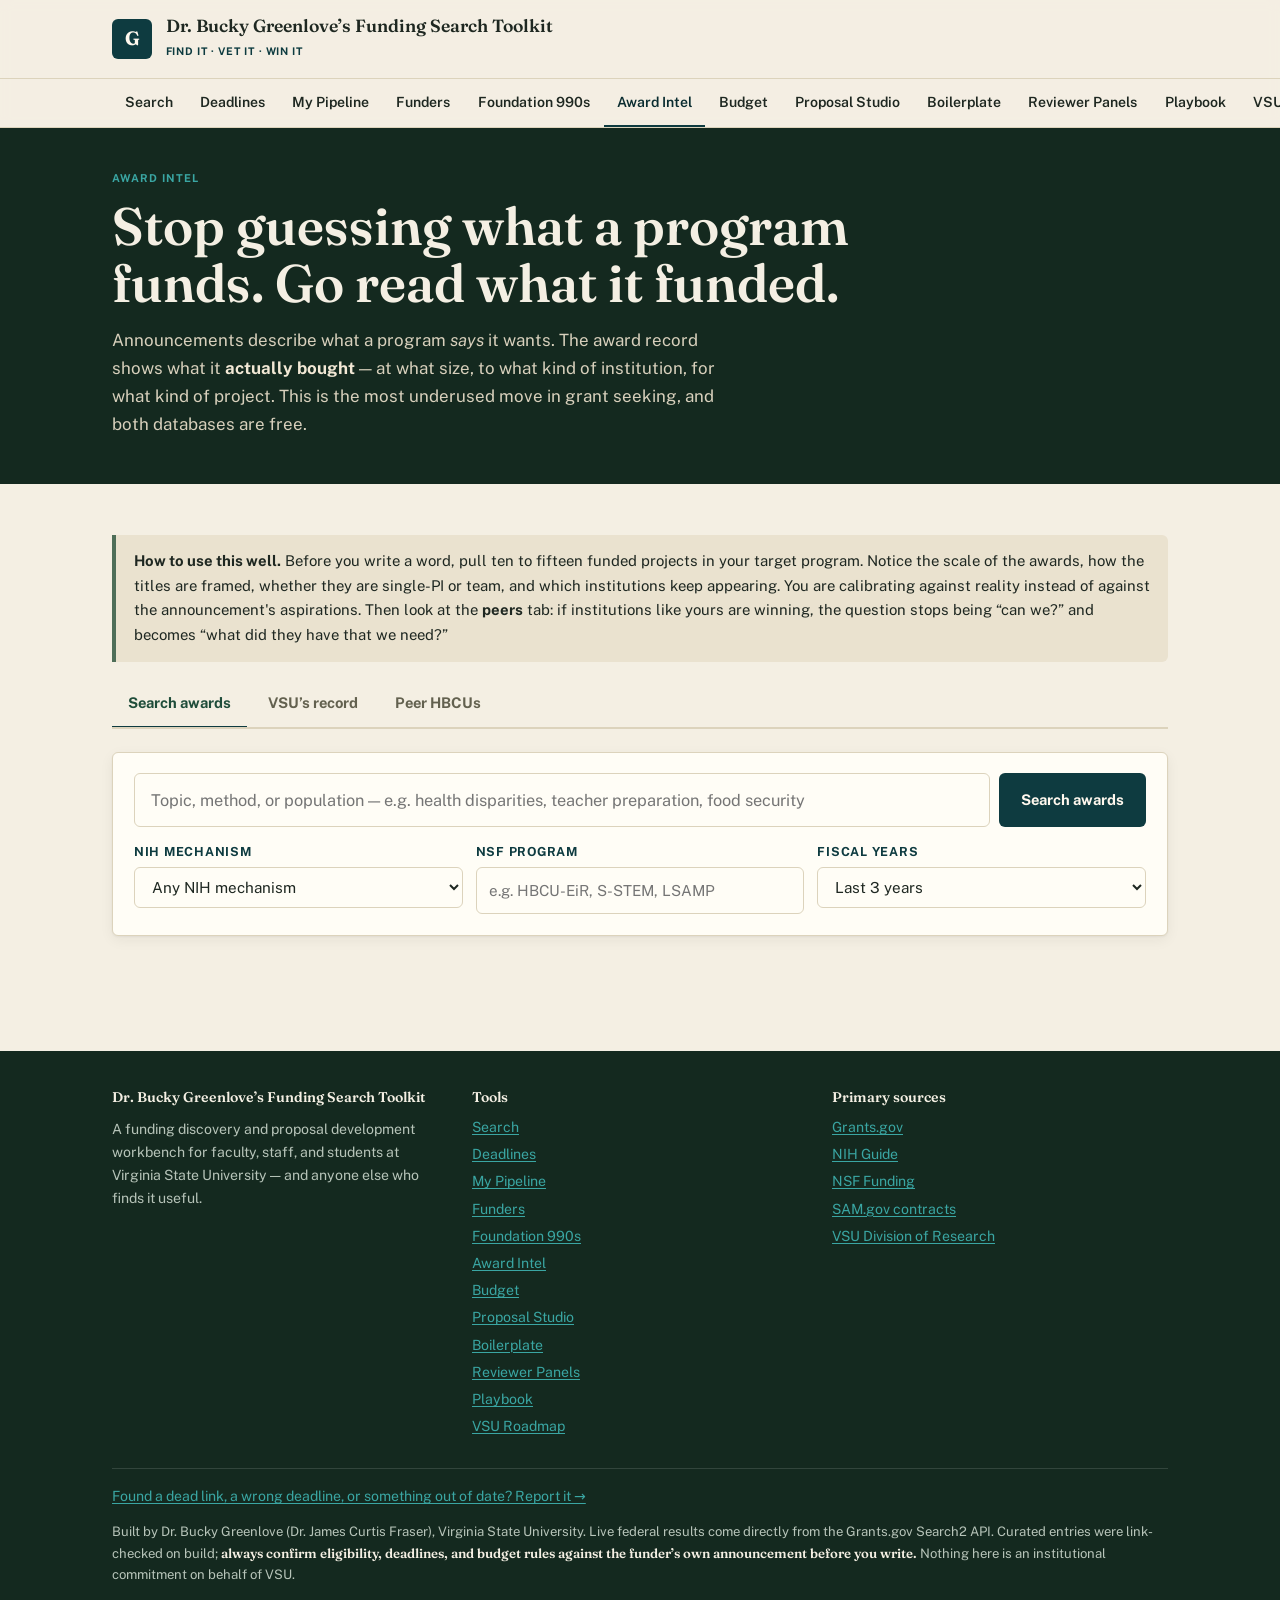
<file: awards.html>
<!DOCTYPE html>
<html lang="en">
<head>
<meta charset="utf-8">
<meta name="viewport" content="width=device-width,initial-scale=1">
<title>Award Intel — Dr. Bucky Greenlove’s Funding Search Toolkit</title>
<meta name="description" content="What actually got funded: recent awards by program, Virginia State University's own award record, and what peer HBCUs are winning — live from NIH RePORTER and NSF Award Search.">
<link rel="preconnect" href="https://fonts.googleapis.com"><link rel="preconnect" href="https://fonts.gstatic.com" crossorigin>
<link href="https://fonts.googleapis.com/css2?family=Fraunces:opsz,wght@9..144,600;9..144,700&family=Public+Sans:ital,wght@0,400;0,600;0,700;1,400&display=swap" rel="stylesheet">
<link rel="stylesheet" href="assets/style.css?v=d19586fe">
<link rel="icon" href="data:image/svg+xml,<svg xmlns='http://www.w3.org/2000/svg' viewBox='0 0 100 100'><rect width='100' height='100' rx='12' fill='%2314291F'/><text y='72' x='50' font-size='62' text-anchor='middle' fill='%233AA6A3' font-family='Georgia,serif' font-weight='bold'>G</text></svg>">
</head>
<body>
<a class="skip" href="#main">Skip to main content</a>
<header class="site">
  <div class="wrap"><div class="brandbar">
    <div class="mark" aria-hidden="true">G</div>
    <div class="brandtxt"><strong>Dr. Bucky Greenlove’s Funding Search Toolkit</strong><span>Find it · Vet it · Win it</span></div>
  </div></div>
  <nav class="main" aria-label="Main"><div class="wrap navslot"></div></nav>
</header>

<section class="hero">
  <div class="wrap">
    <p class="kicker">Award intel</p>
    <h1>Stop guessing what a program funds. Go read what it funded.</h1>
    <p>Announcements describe what a program <em>says</em> it wants. The award record shows what it <strong>actually bought</strong> — at what size, to what kind of institution, for what kind of project. This is the most underused move in grant seeking, and both databases are free.</p>
  </div>
</section>

<main id="main"><div class="wrap">

  <div class="note"><strong>How to use this well.</strong> Before you write a word, pull ten to fifteen funded projects in your target program. Notice the scale of the awards, how the titles are framed, whether they are single-PI or team, and which institutions keep appearing. You are calibrating against reality instead of against the announcement's aspirations. Then look at the <strong>peers</strong> tab: if institutions like yours are winning, the question stops being “can we?” and becomes “what did they have that we need?”</p></div>

  <div class="tabs" role="tablist">
    <button role="tab" id="tab-prog" aria-controls="p-prog" aria-selected="true">Search awards</button>
    <button role="tab" id="tab-vsu" aria-controls="p-vsu" aria-selected="false">VSU’s record</button>
    <button role="tab" id="tab-peer" aria-controls="p-peer" aria-selected="false">Peer HBCUs</button>
  </div>

  <!-- ======== SEARCH ======== -->
  <div id="p-prog" role="tabpanel" aria-labelledby="tab-prog">
    <form class="card" id="fProg" style="margin-bottom:1.2rem">
      <div class="searchbig" style="margin-bottom:.9rem">
        <input type="search" id="qText" placeholder="Topic, method, or population — e.g. health disparities, teacher preparation, food security" aria-label="Search funded awards">
        <button class="btn orange" type="submit">Search awards</button>
      </div>
      <div class="grid g3" style="gap:.8rem">
        <div><label for="qMech">NIH mechanism</label>
          <select id="qMech">
            <option value="">Any NIH mechanism</option>
            <option value="R15">R15 — AREA/REAP (undergraduate-serving institutions)</option>
            <option value="SC1,SC2,SC3">SC1–SC3 — SCORE (MSI-focused)</option>
            <option value="R01">R01 — the standard research project</option>
            <option value="R21">R21 — exploratory/developmental</option>
            <option value="R03">R03 — small grant</option>
            <option value="U54,P20">U54 / P20 — centers and partnerships (RCMI-type)</option>
            <option value="K01,K08,K23,K99">K-series — career development</option>
            <option value="R25,T34,R16">R25 / T34 / R16 — education and training</option>
          </select></div>
        <div><label for="qNsf">NSF program</label>
          <input type="text" id="qNsf" placeholder="e.g. HBCU-EiR, S-STEM, LSAMP"></div>
        <div><label for="qYears">Fiscal years</label>
          <select id="qYears">
            <option value="2025,2026">Last 2 years</option>
            <option value="2024,2025,2026" selected>Last 3 years</option>
            <option value="2022,2023,2024,2025,2026">Last 5 years</option>
          </select></div>
      </div>
    </form>
    <div id="outProg"></div>
  </div>

  <!-- ======== VSU ======== -->
  <div id="p-vsu" role="tabpanel" aria-labelledby="tab-vsu" hidden>
    <div class="note ok"><strong>Why this matters beyond curiosity.</strong> Capacity narratives, institutional-commitment sections, and “prior support” statements all need real numbers, and reviewers distrust narratives without them. This is also the fastest way to find an internal collaborator who has already won from the agency you are targeting.</div>
    <div class="toolbar">
      <label for="vsuOrg" class="sr">Institution</label>
      <input type="text" id="vsuOrg" value="VIRGINIA STATE UNIVERSITY" style="max-width:340px">
      <button class="btn orange sm" id="vsuGo">Pull award record</button>
      <span class="spacer"></span>
      <button class="btn ghost sm" id="vsuCsv" disabled>⬇ CSV</button>
    </div>
    <div id="outVsu"></div>
  </div>

  <!-- ======== PEERS ======== -->
  <div id="p-peer" role="tabpanel" aria-labelledby="tab-peer" hidden>
    <div class="note"><strong>The comparison set.</strong> Howard · NC A&amp;T · Morgan State · Florida A&amp;M · Jackson State · Tennessee State · Prairie View A&amp;M · Alabama A&amp;M · Delaware State · Norfolk State · Hampton · Clark Atlanta · Tuskegee · Texas Southern · Virginia State. NSF results are not restricted to this list — NSF’s API filters by program and keyword rather than by institution set, so read the NSF rows as national context.</div>
    <form class="card" id="fPeer" style="margin-bottom:1.2rem">
      <div class="searchbig">
        <label for="peerText" class="sr">Topic filter for peer comparison</label>
        <input type="search" id="peerText" placeholder="Optional topic filter — leave blank to see everything these institutions won">
        <button class="btn orange" type="submit">Compare</button>
      </div>
    </form>
    <div id="outPeer"></div>
  </div>

</div></main>
<footer class="site"><div class="wrap footslot"></div></footer>
<script src="assets/app.js?v=b8b2bd7e"></script>
<script>
(function(){
'use strict';
var LAST={};

var tabs=[['tab-prog','p-prog'],['tab-vsu','p-vsu'],['tab-peer','p-peer']];
tabs.forEach(function(t){
  document.getElementById(t[0]).addEventListener('click',function(){
    tabs.forEach(function(o){
      document.getElementById(o[0]).setAttribute('aria-selected',o[0]===t[0]?'true':'false');
      document.getElementById(o[1]).hidden=o[0]!==t[0];
    });
  });
});

function money(n){
  if(!n) return '—';
  if(n>=1e6) return '$'+(n/1e6).toFixed(n%1e6===0?0:2)+'M';
  if(n>=1e3) return '$'+Math.round(n/1e3)+'K';
  return '$'+n;
}
function card(a){
  var e=TK.esc;
  return '<article class="res '+(a.source==='NIH'?'federal':'foundation')+'">'+
    '<h3><a href="'+e(a.url)+'" target="_blank" rel="noopener">'+e(a.title||'(untitled)')+'</a></h3>'+
    '<p class="spons">'+e(a.org)+(a.state?' · '+e(a.state):'')+'</p>'+
    '<div class="meta">'+
      '<span><b>'+e(a.source)+'</b>'+(a.admin&&a.admin!==a.source?' '+e(a.admin):'')+'</span>'+
      '<span><b>Award:</b> '+e(money(a.amount))+'</span>'+
      '<span><b>FY:</b> '+e(a.year||'—')+'</span>'+
      (a.program?'<span><b>Program:</b> '+e(a.program)+'</span>':'')+
      (a.pi?'<span><b>PI:</b> '+e(a.pi)+'</span>':'')+
    '</div></article>';
}
function summary(d,label){
  var e=TK.esc;
  var h='<div class="grid g3" style="margin-bottom:1.2rem">'+
    '<div class="stat"><b>'+d.count+'</b><span>awards found'+(label?' — '+e(label):'')+'</span></div>'+
    '<div class="stat"><b>'+money(d.totalDollars)+'</b><span>total obligated across these awards</span></div>'+
    '<div class="stat"><b>'+money(d.medianAward)+'</b><span>median award size — size your ask to this</span></div>'+
  '</div>';
  if(d.topOrgs&&d.topOrgs.length>1){
    h+='<h3>Who is winning</h3><div class="scroll"><table class="tbl"><thead><tr><th>Institution</th><th style="width:130px">Total</th></tr></thead><tbody>'+
      d.topOrgs.map(function(o){return '<tr><td>'+e(o.key)+'</td><td>'+money(o.value)+'</td></tr>';}).join('')+
    '</tbody></table></div>';
  }
  if(d.topPrograms&&d.topPrograms.length>1){
    h+='<h3>Most common mechanisms and programs</h3><div class="chips" style="margin-bottom:1rem">'+
      d.topPrograms.map(function(p){return '<span class="chip">'+e(p.key)+' · '+p.value+'</span>';}).join('')+'</div>';
  }
  return h;
}
function run(body,box,label,key){
  var el=document.getElementById(box);
  el.innerHTML='<div class="empty"><span class="spin" style="border-color:rgba(30,39,33,.25);border-top-color:var(--green)"></span> Querying NIH RePORTER and NSF Award Search…</div>';
  return fetch('/.netlify/functions/awards',{method:'POST',headers:{'Content-Type':'application/json'},body:JSON.stringify(body)})
    .then(function(r){return r.json();})
    .then(function(d){
      if(key) LAST[key]=d;
      if(d.error&&!(d.hits||[]).length){ el.innerHTML='<div class="note danger"><strong>'+TK.esc(d.error)+'</strong> '+TK.esc(d.detail||'')+'</div>'; return d; }
      if(!d.hits||!d.hits.length){
        el.innerHTML='<div class="empty"><h3>No awards matched.</h3><p>Both databases match literally. Try a broader term, drop the mechanism filter, or widen the year range. A genuinely empty result is itself informative — it may mean the program is new, or that you are describing the work in vocabulary the agency does not use.</p></div>';
        return d;
      }
      el.innerHTML=summary(d,label)+'<h3>The awards</h3>'+d.hits.map(card).join('')+
        (d.errors&&d.errors.length?'<div class="note warn" style="margin-top:1rem"><strong>Partial results.</strong> One source did not respond: '+TK.esc(d.errors.join('; '))+'</div>':'');
      return d;
    })
    .catch(function(){
      el.innerHTML='<div class="note danger"><strong>Could not reach the award databases.</strong> Try again in a moment, or search directly at <a href="https://reporter.nih.gov/" rel="noopener">RePORTER</a> and <a href="https://www.nsf.gov/awardsearch/" rel="noopener">NSF Award Search</a>.</div>';
    });
}

document.getElementById('fProg').addEventListener('submit',function(e){
  e.preventDefault();
  var mech=document.getElementById('qMech').value;
  run({mode:'program',
       text:document.getElementById('qText').value.trim(),
       activityCodes:mech?mech.split(','):[],
       nsfProgram:document.getElementById('qNsf').value.trim(),
       years:document.getElementById('qYears').value.split(',').map(Number),
       limit:40},'outProg',document.getElementById('qText').value.trim()||'all');
});
document.getElementById('vsuGo').addEventListener('click',function(){
  var org=document.getElementById('vsuOrg').value.trim();
  run({mode:'org',org:org,years:[2021,2022,2023,2024,2025,2026],limit:50},'outVsu',org,'vsu')
    .then(function(d){ document.getElementById('vsuCsv').disabled=!(d&&d.hits&&d.hits.length); });
});
document.getElementById('vsuCsv').addEventListener('click',function(){
  var d=LAST.vsu; if(!d||!d.hits) return;
  TK.csv(d.hits.map(function(a){
    return {Source:a.source,Title:a.title,Institution:a.org,Amount:a.amount,'Fiscal year':a.year,
            Program:a.program,PI:a.pi,'Award number':a.num,URL:a.url};
  }),'award-record.csv');
});
document.getElementById('fPeer').addEventListener('submit',function(e){
  e.preventDefault();
  run({mode:'peers',text:document.getElementById('peerText').value.trim(),
       years:[2023,2024,2025,2026],limit:50},'outPeer','peer institutions');
});

/* Deep link: awards.html?q=health+disparities runs the search on load */
var pre=new URLSearchParams(location.search).get('q');
if(pre){ document.getElementById('qText').value=pre; document.getElementById('fProg').dispatchEvent(new Event('submit')); }
})();
</script>
</body>
</html>
</file>
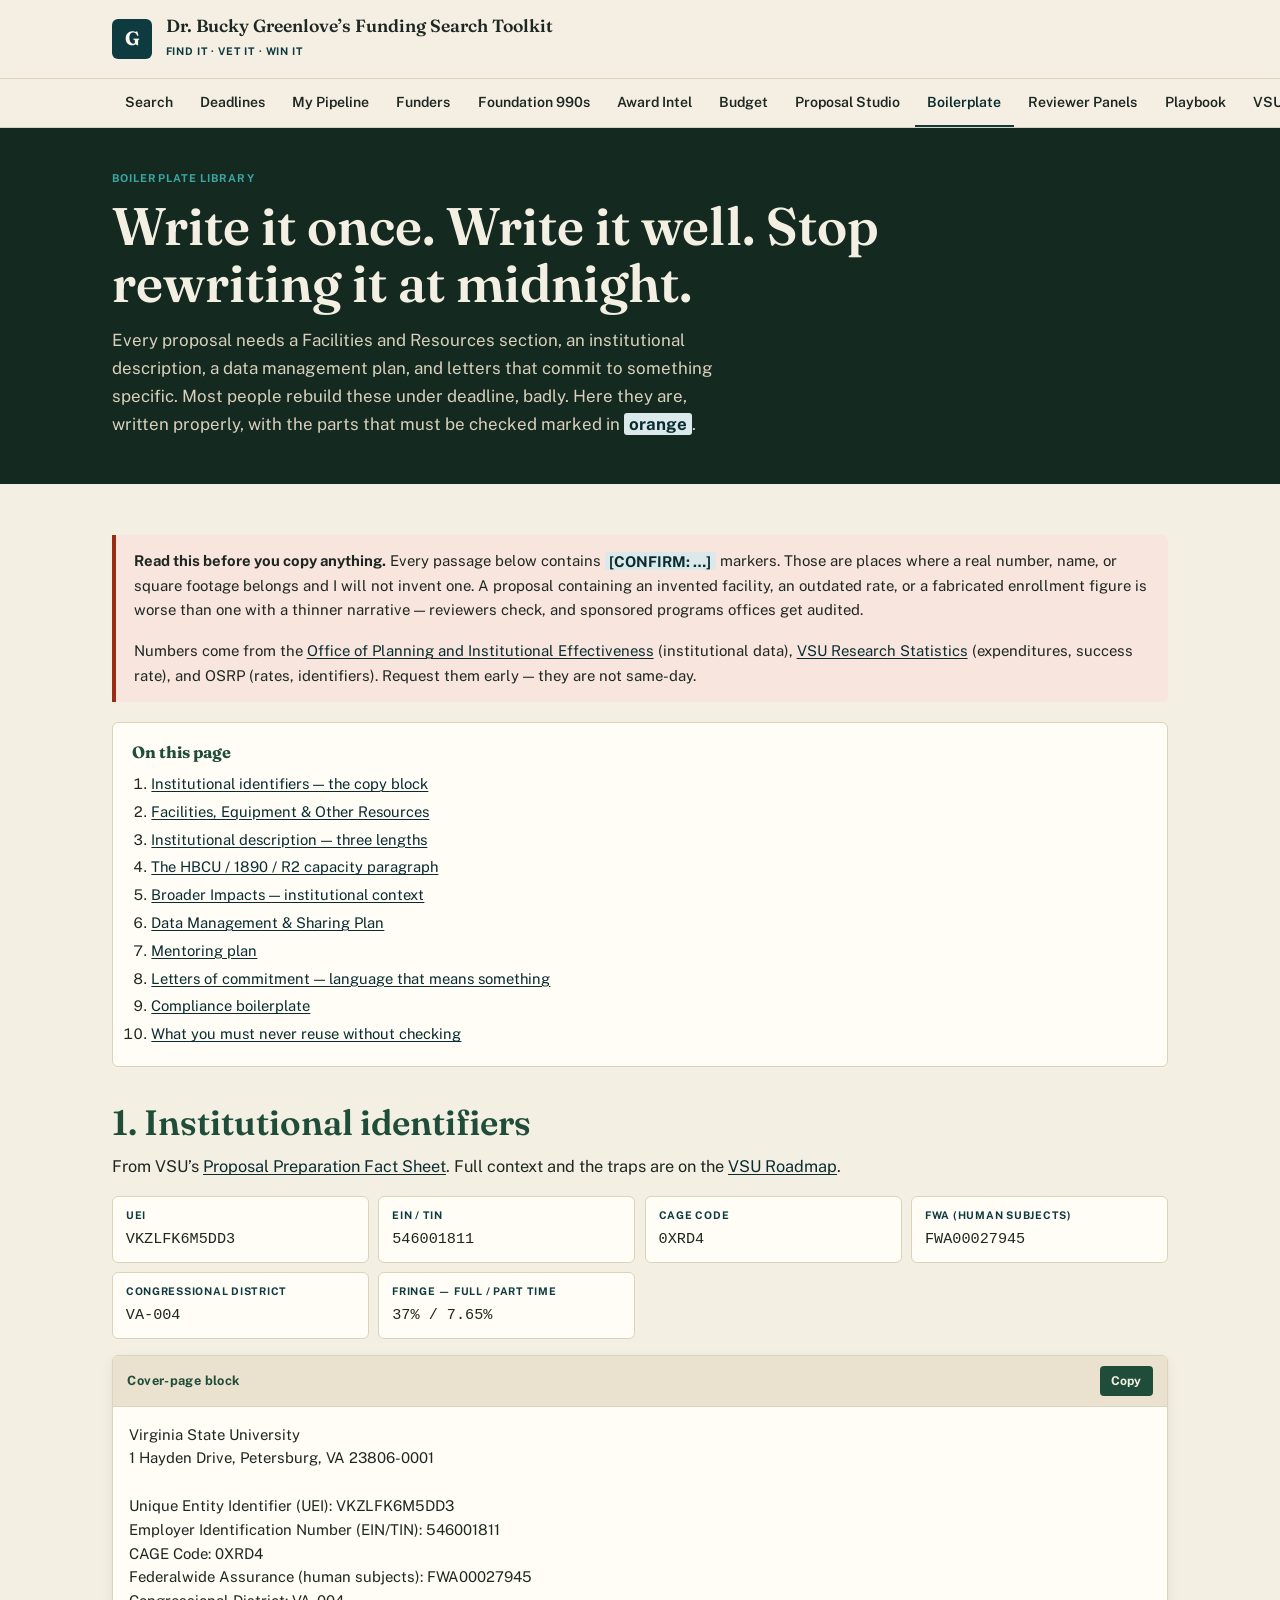
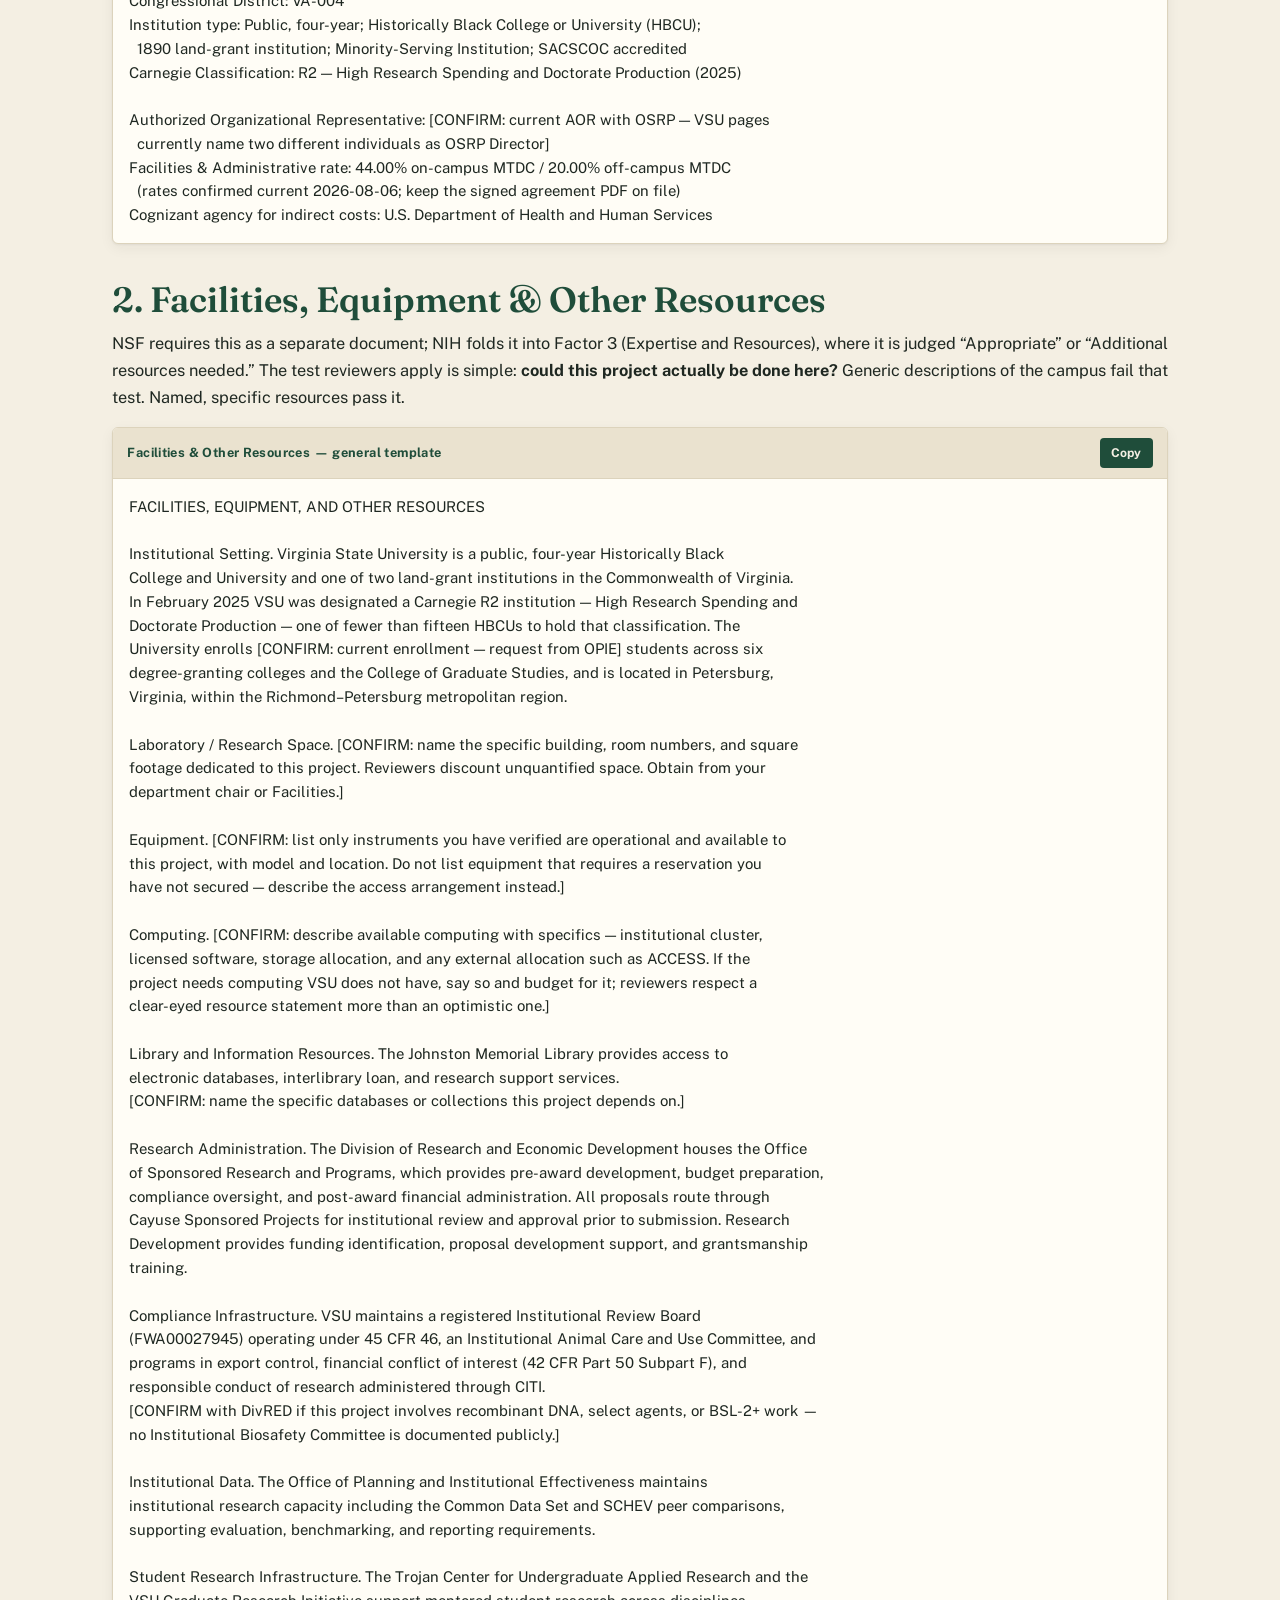
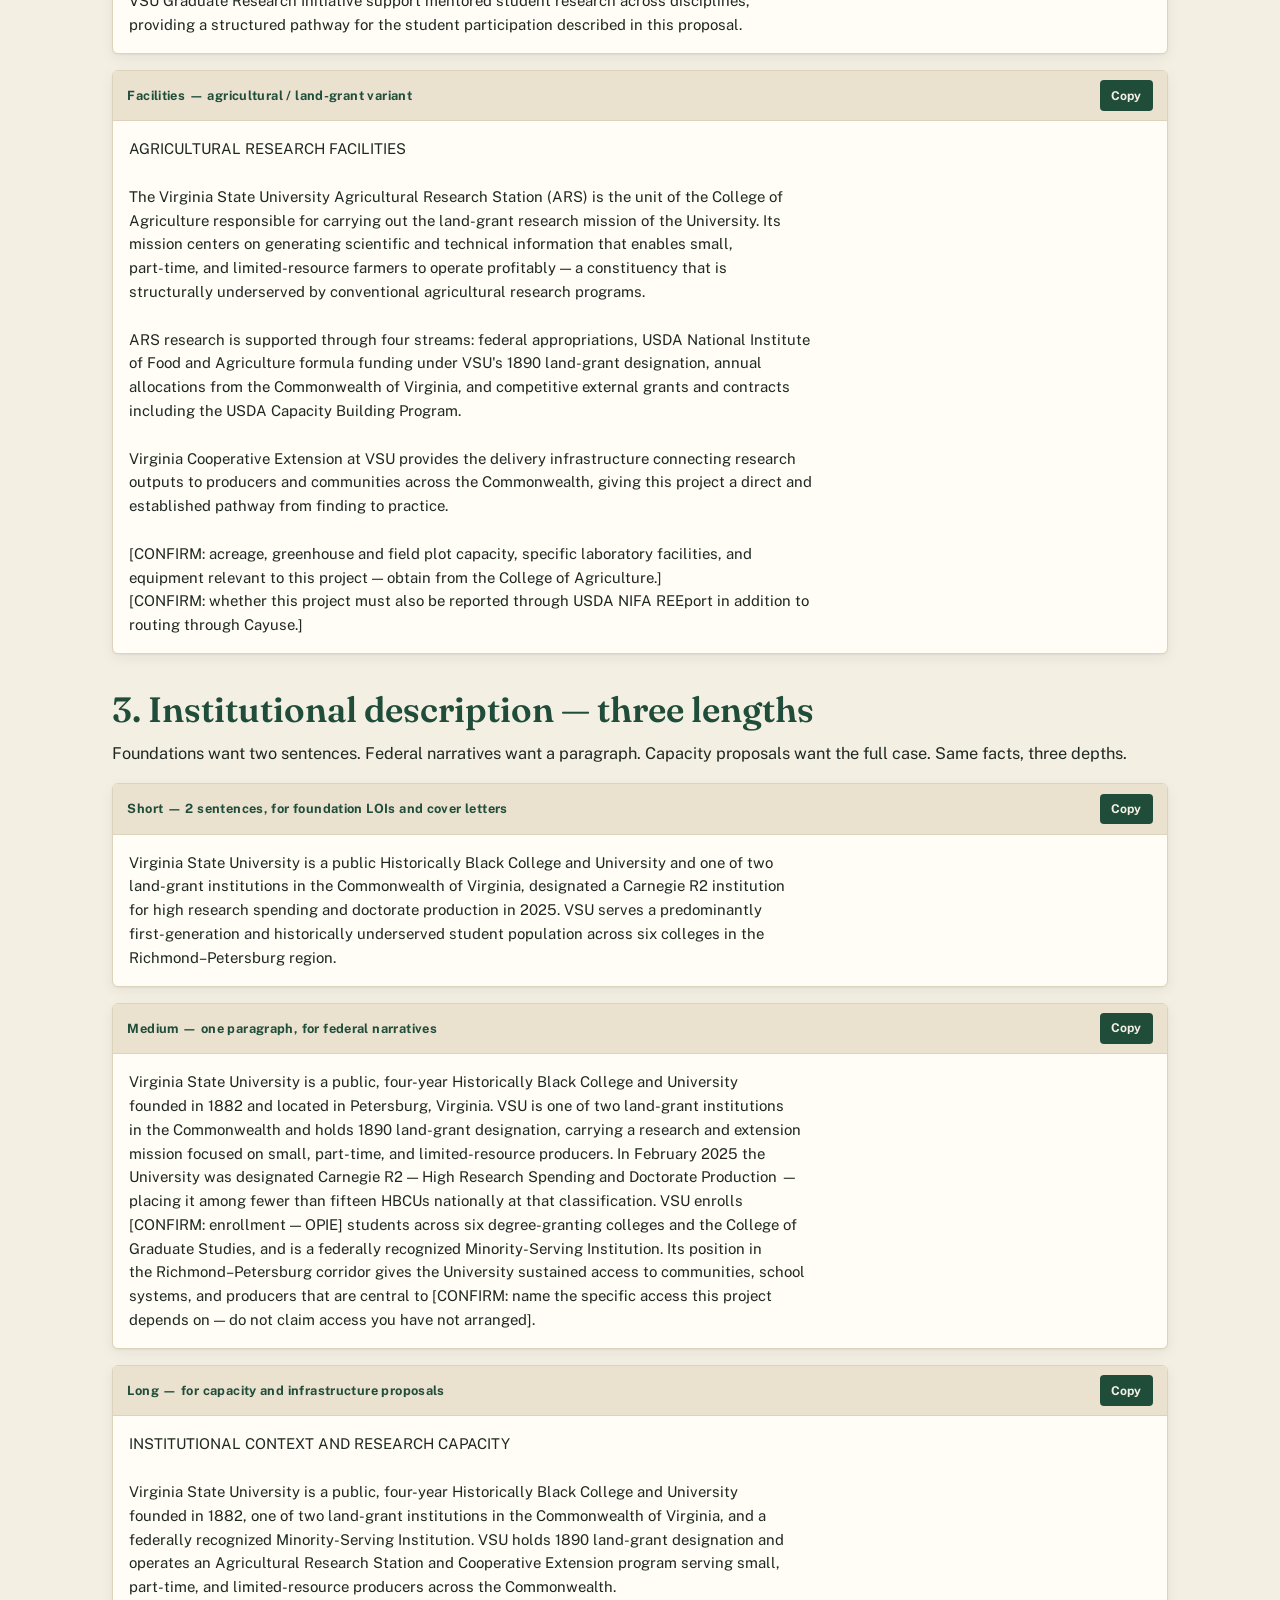
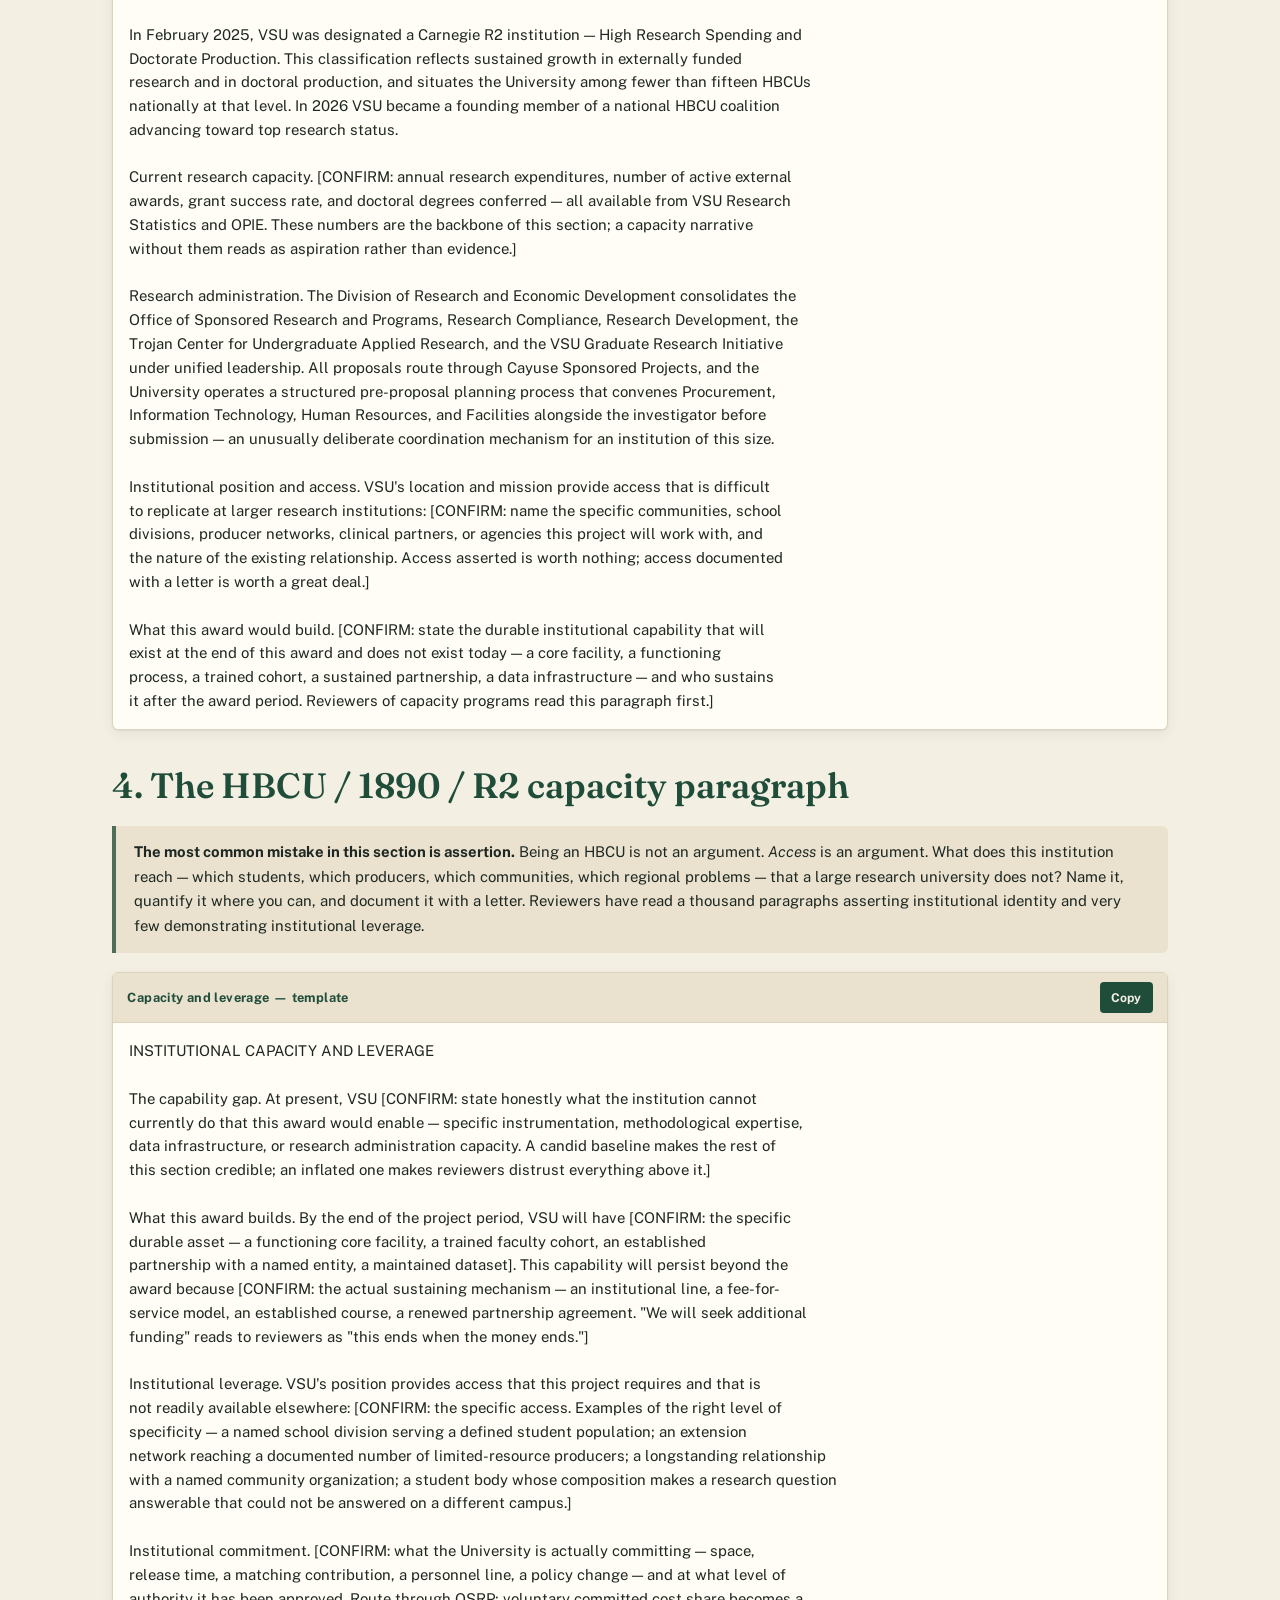
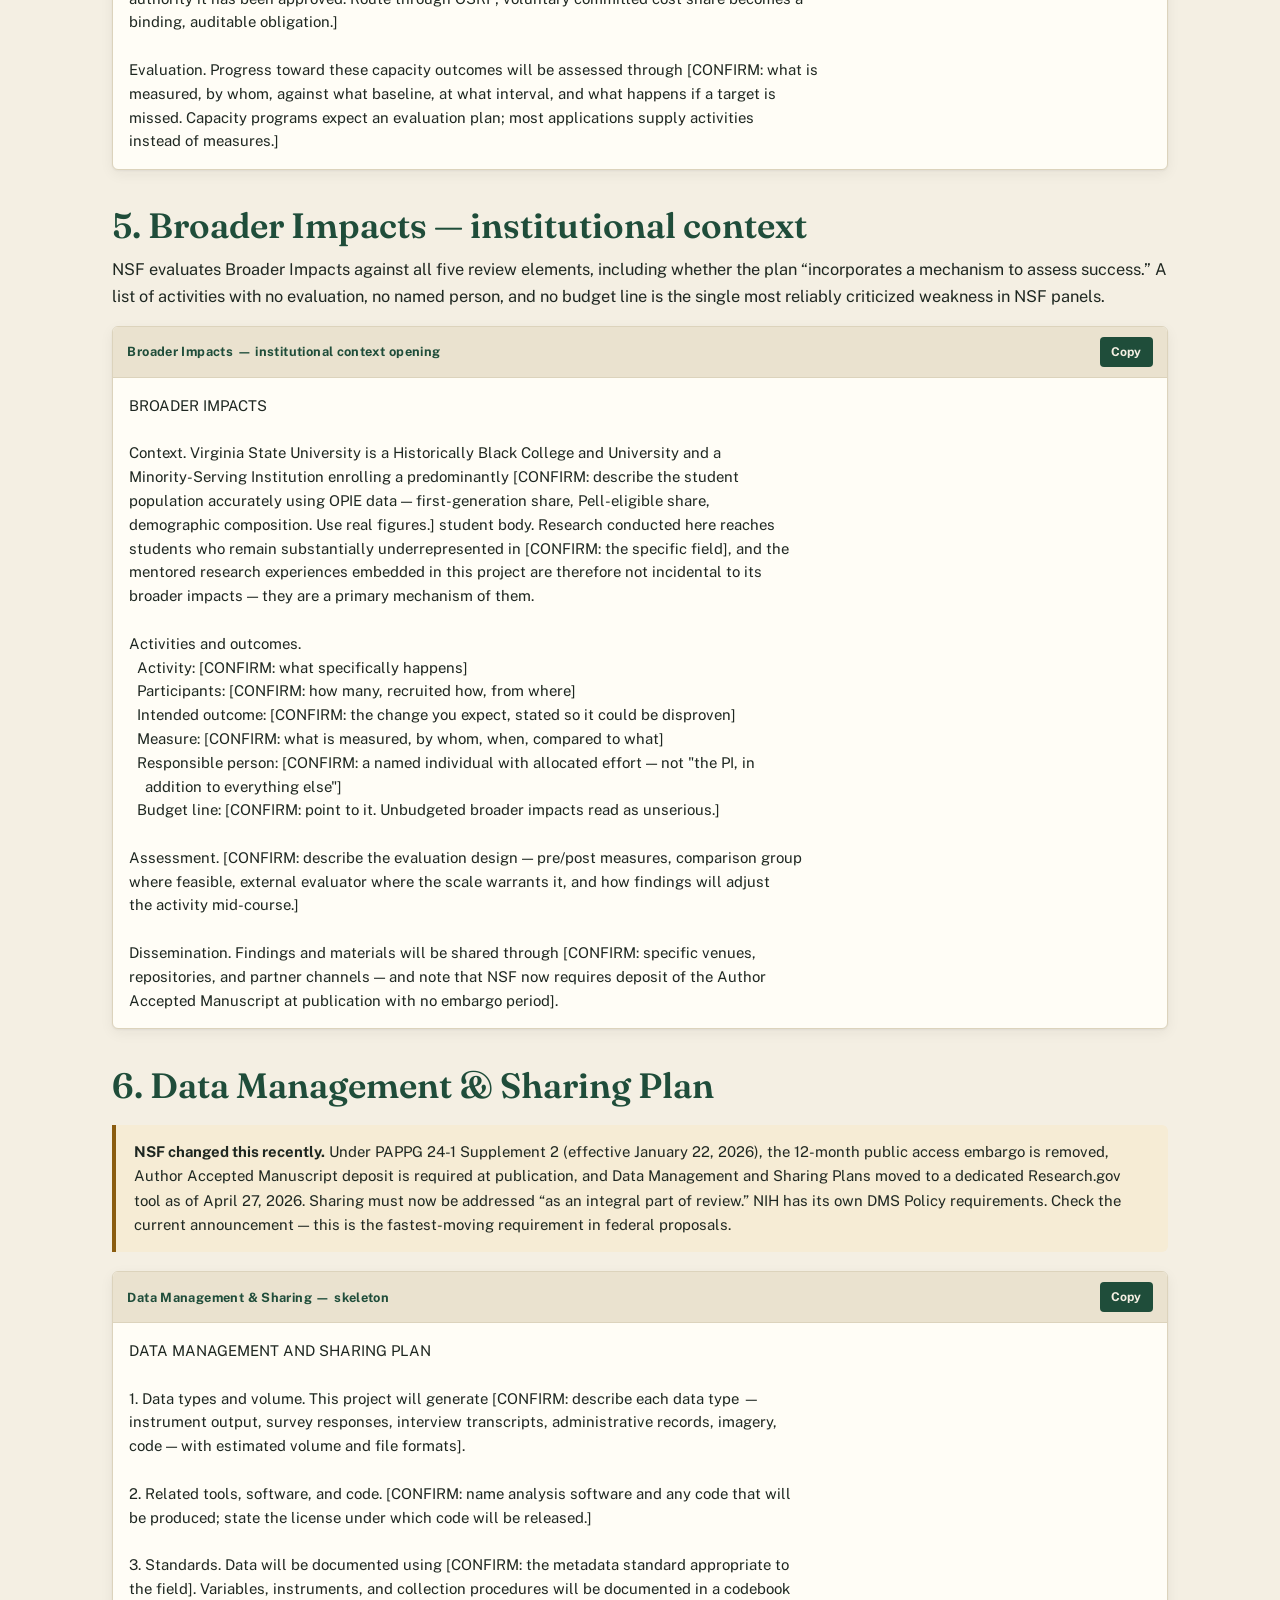
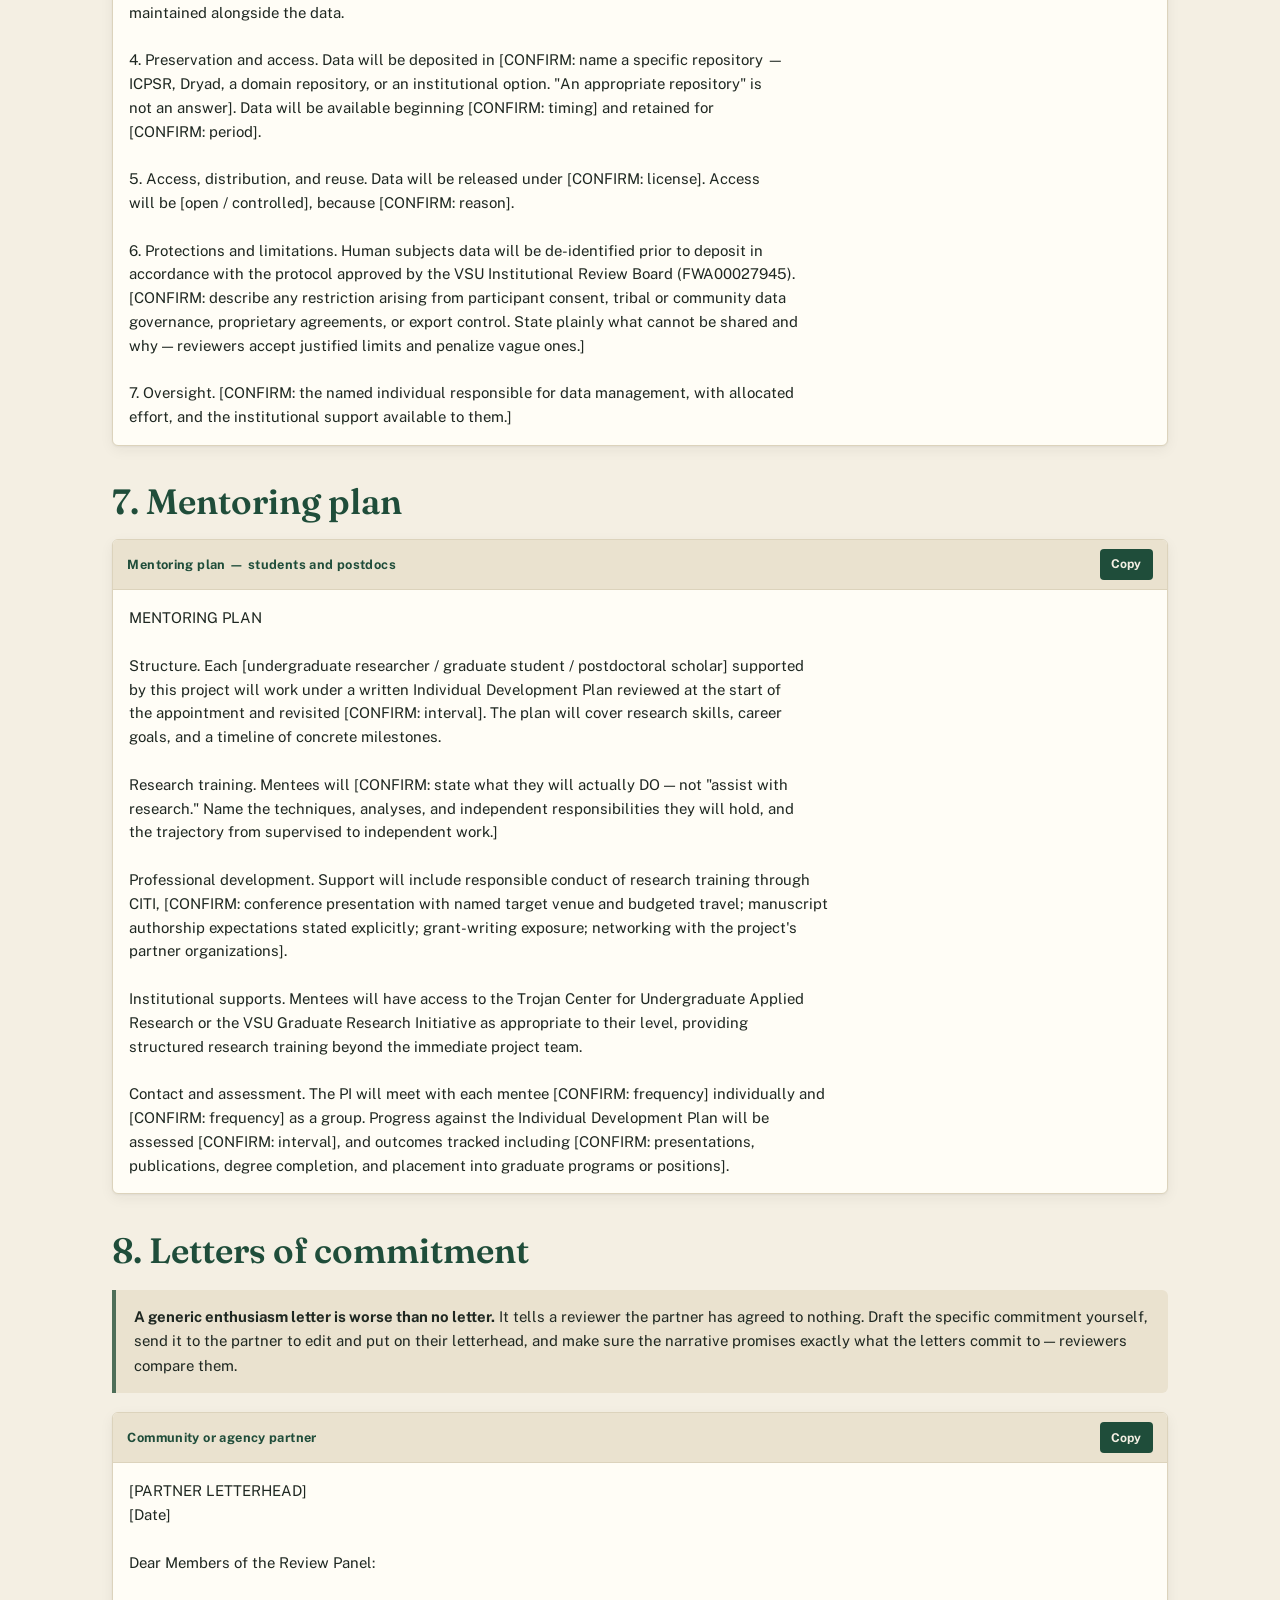
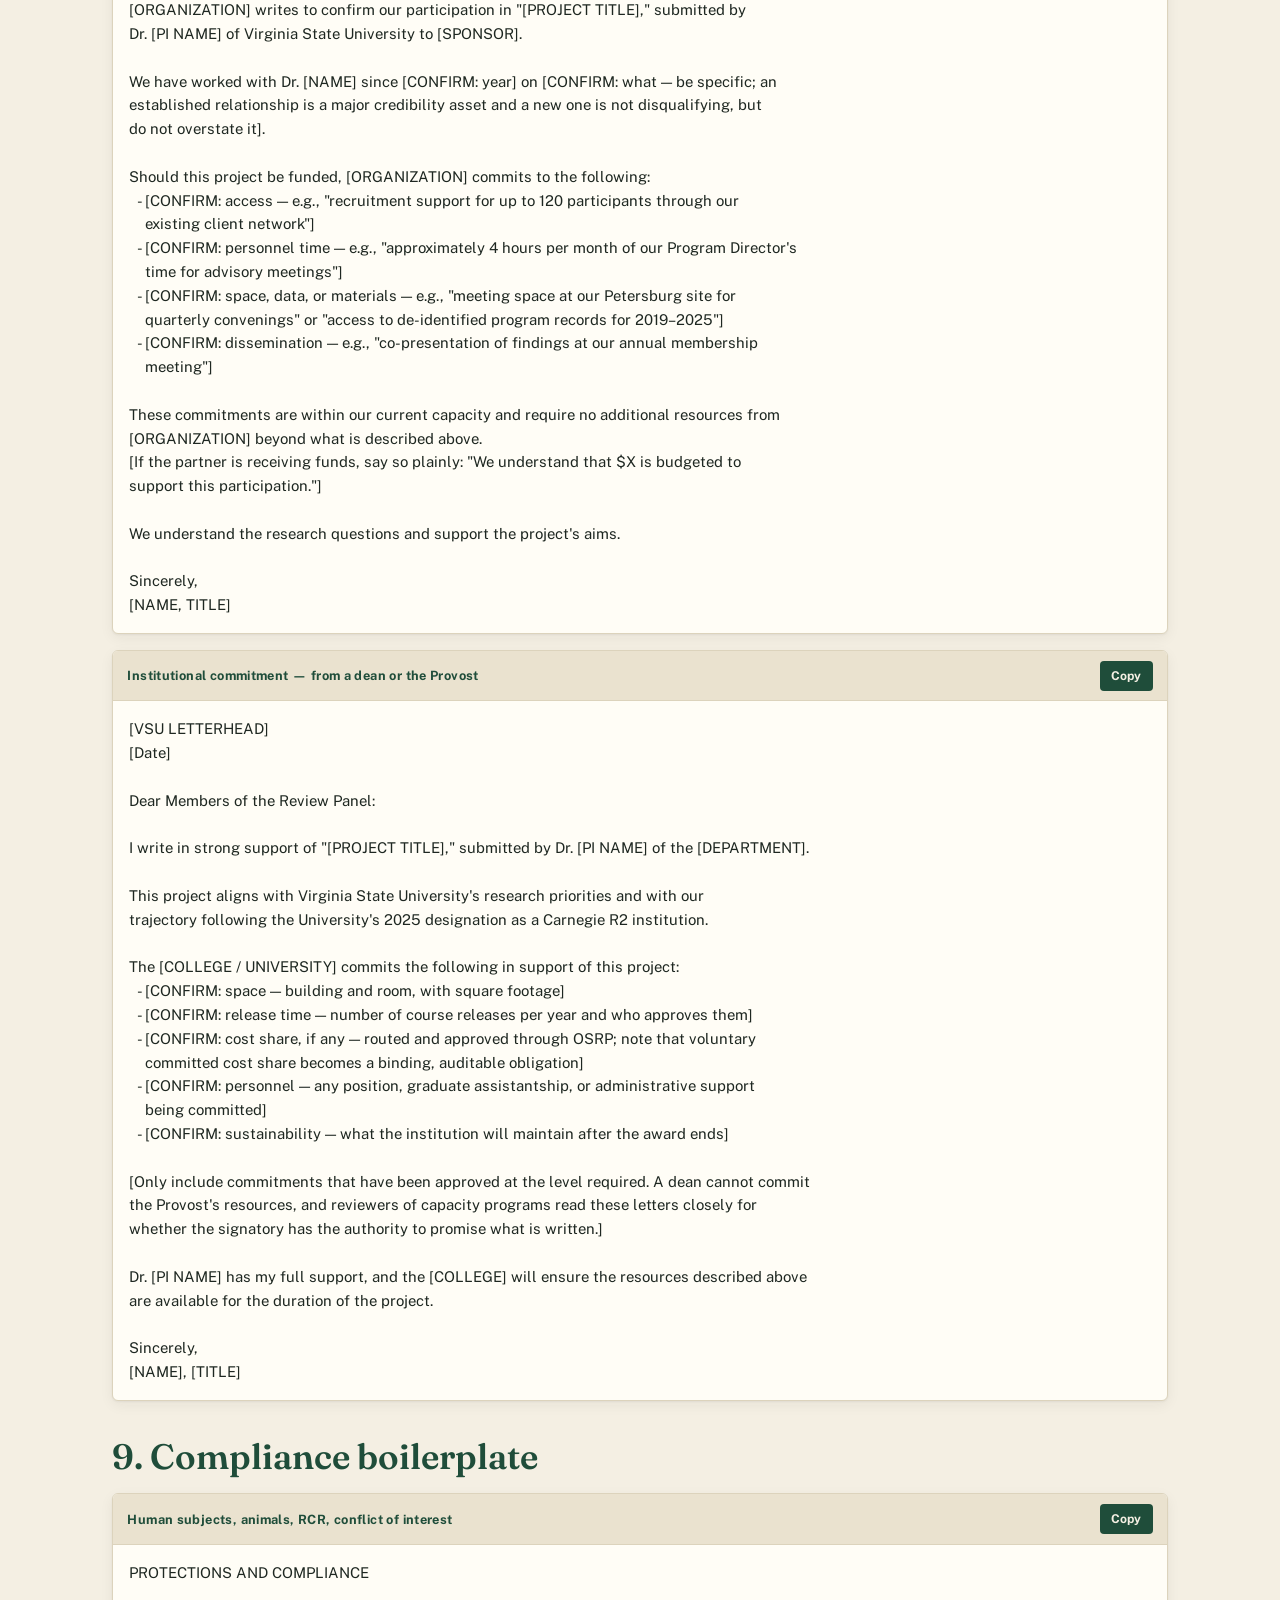
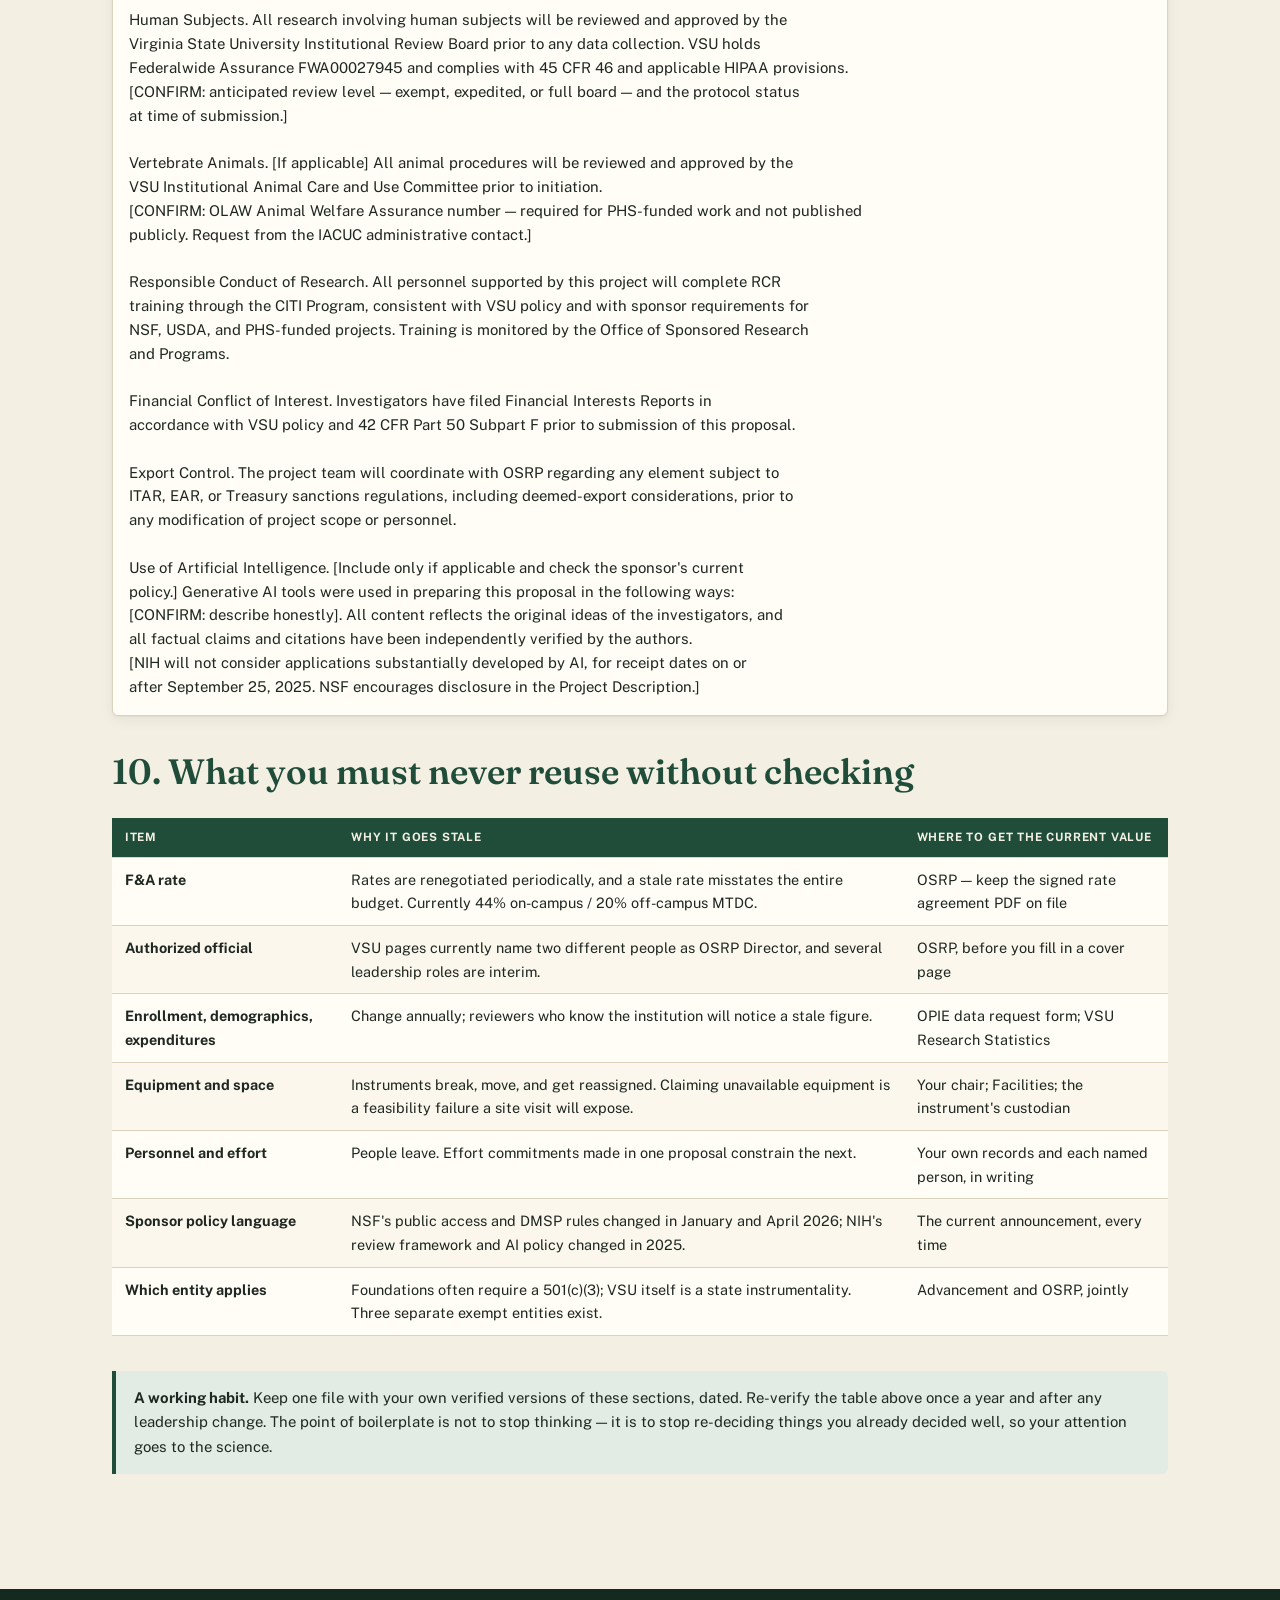
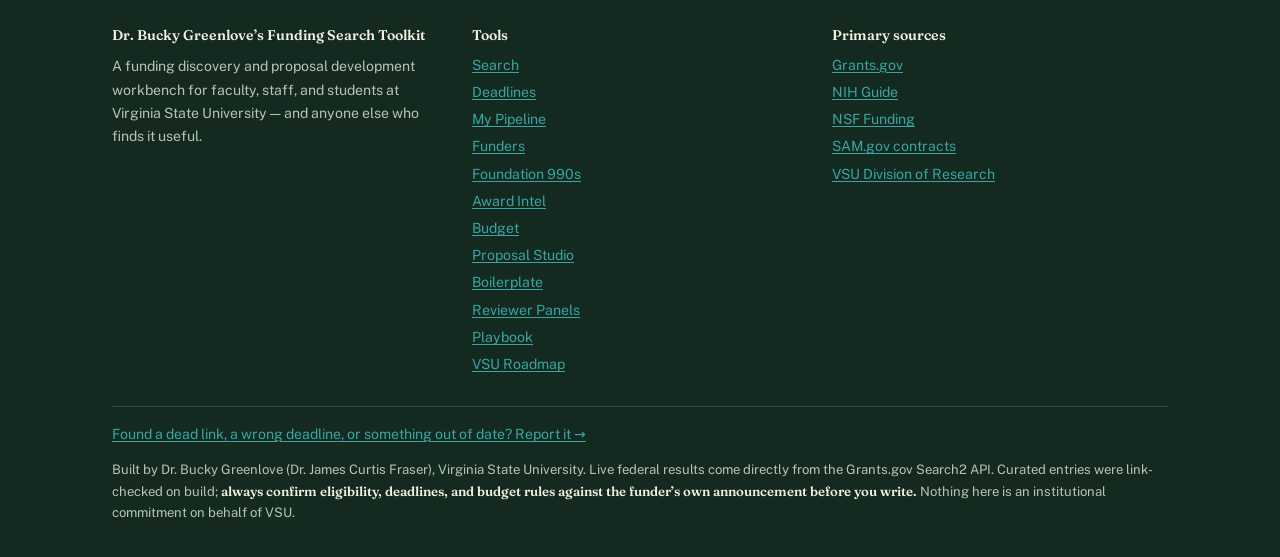
<file: boilerplate.html>
<!DOCTYPE html>
<html lang="en">
<head>
<meta charset="utf-8">
<meta name="viewport" content="width=device-width,initial-scale=1">
<title>Boilerplate Library — Dr. Bucky Greenlove’s Funding Search Toolkit</title>
<meta name="description" content="Reusable proposal language for Virginia State University: facilities and resources, institutional description, capacity narrative, data management, mentoring plans, and letters of commitment — written once, properly.">
<link rel="preconnect" href="https://fonts.googleapis.com"><link rel="preconnect" href="https://fonts.gstatic.com" crossorigin>
<link href="https://fonts.googleapis.com/css2?family=Fraunces:opsz,wght@9..144,600;9..144,700&family=Public+Sans:ital,wght@0,400;0,600;0,700;1,400&display=swap" rel="stylesheet">
<link rel="stylesheet" href="assets/style.css?v=d19586fe">
<link rel="icon" href="data:image/svg+xml,<svg xmlns='http://www.w3.org/2000/svg' viewBox='0 0 100 100'><rect width='100' height='100' rx='12' fill='%2314291F'/><text y='72' x='50' font-size='62' text-anchor='middle' fill='%233AA6A3' font-family='Georgia,serif' font-weight='bold'>G</text></svg>">
</head>
<body>
<a class="skip" href="#main">Skip to main content</a>
<header class="site">
  <div class="wrap"><div class="brandbar">
    <div class="mark" aria-hidden="true">G</div>
    <div class="brandtxt"><strong>Dr. Bucky Greenlove’s Funding Search Toolkit</strong><span>Find it · Vet it · Win it</span></div>
  </div></div>
  <nav class="main" aria-label="Main"><div class="wrap navslot"></div></nav>
</header>

<section class="hero">
  <div class="wrap">
    <p class="kicker">Boilerplate library</p>
    <h1>Write it once. Write it well. Stop rewriting it at midnight.</h1>
    <p>Every proposal needs a Facilities and Resources section, an institutional description, a data management plan, and letters that commit to something specific. Most people rebuild these under deadline, badly. Here they are, written properly, with the parts that must be checked marked in <span class="need">orange</span>.</p>
  </div>
</section>

<main id="main"><div class="wrap">

  <div class="note danger">
    <p><strong>Read this before you copy anything.</strong> Every passage below contains <span class="need">[CONFIRM: …]</span> markers. Those are places where a real number, name, or square footage belongs and I will not invent one. A proposal containing an invented facility, an outdated rate, or a fabricated enrollment figure is worse than one with a thinner narrative — reviewers check, and sponsored programs offices get audited.</p>
    <p style="margin-top:.5rem">Numbers come from the <a href="https://www.vsu.edu/opie/institutional-research/index.php" rel="noopener">Office of Planning and Institutional Effectiveness</a> (institutional data), <a href="https://www.vsu.edu/research/research-statistics.php" rel="noopener">VSU Research Statistics</a> (expenditures, success rate), and OSRP (rates, identifiers). Request them early — they are not same-day.</p>
  </div>

  <div class="tocbox">
    <strong>On this page</strong>
    <ol>
      <li><a href="#ids">Institutional identifiers — the copy block</a></li>
      <li><a href="#facilities">Facilities, Equipment &amp; Other Resources</a></li>
      <li><a href="#about">Institutional description — three lengths</a></li>
      <li><a href="#capacity">The HBCU / 1890 / R2 capacity paragraph</a></li>
      <li><a href="#bi">Broader Impacts — institutional context</a></li>
      <li><a href="#dmp">Data Management &amp; Sharing Plan</a></li>
      <li><a href="#mentoring">Mentoring plan</a></li>
      <li><a href="#letters">Letters of commitment — language that means something</a></li>
      <li><a href="#compliance">Compliance boilerplate</a></li>
      <li><a href="#never">What you must never reuse without checking</a></li>
    </ol>
  </div>

  <h2 id="ids">1. Institutional identifiers</h2>
  <p>From VSU’s <a href="https://www.vsu.edu/research/proposal-development-and-submission/vsu-quick-facts.php" rel="noopener">Proposal Preparation Fact Sheet</a>. Full context and the traps are on the <a href="vsu.html#facts">VSU Roadmap</a>.</p>

  <div class="idgrid">
    <div class="idcell"><b>UEI</b><span>VKZLFK6M5DD3</span></div>
    <div class="idcell"><b>EIN / TIN</b><span>546001811</span></div>
    <div class="idcell"><b>CAGE code</b><span>0XRD4</span></div>
    <div class="idcell"><b>FWA (human subjects)</b><span>FWA00027945</span></div>
    <div class="idcell"><b>Congressional district</b><span>VA-004</span></div>
    <div class="idcell"><b>Fringe — full / part time</b><span>37% / 7.65%</span></div>
  </div>

  <div class="prompt doc"><div class="ptop"><b>Cover-page block</b><span class="spacer"></span><button class="copy" type="button">Copy</button></div><pre>Virginia State University
1 Hayden Drive, Petersburg, VA 23806-0001

Unique Entity Identifier (UEI): VKZLFK6M5DD3
Employer Identification Number (EIN/TIN): 546001811
CAGE Code: 0XRD4
Federalwide Assurance (human subjects): FWA00027945
Congressional District: VA-004
Institution type: Public, four-year; Historically Black College or University (HBCU);
  1890 land-grant institution; Minority-Serving Institution; SACSCOC accredited
Carnegie Classification: R2 — High Research Spending and Doctorate Production (2025)

Authorized Organizational Representative: [CONFIRM: current AOR with OSRP — VSU pages
  currently name two different individuals as OSRP Director]
Facilities &amp; Administrative rate: 44.00% on-campus MTDC / 20.00% off-campus MTDC
  (rates confirmed current 2026-08-06; keep the signed agreement PDF on file)
Cognizant agency for indirect costs: U.S. Department of Health and Human Services</pre></div>

  <h2 id="facilities">2. Facilities, Equipment &amp; Other Resources</h2>
  <p>NSF requires this as a separate document; NIH folds it into Factor 3 (Expertise and Resources), where it is judged “Appropriate” or “Additional resources needed.” The test reviewers apply is simple: <strong>could this project actually be done here?</strong> Generic descriptions of the campus fail that test. Named, specific resources pass it.</p>

  <div class="prompt doc"><div class="ptop"><b>Facilities &amp; Other Resources — general template</b><span class="spacer"></span><button class="copy" type="button">Copy</button></div><pre>FACILITIES, EQUIPMENT, AND OTHER RESOURCES

Institutional Setting. Virginia State University is a public, four-year Historically Black
College and University and one of two land-grant institutions in the Commonwealth of Virginia.
In February 2025 VSU was designated a Carnegie R2 institution — High Research Spending and
Doctorate Production — one of fewer than fifteen HBCUs to hold that classification. The
University enrolls [CONFIRM: current enrollment — request from OPIE] students across six
degree-granting colleges and the College of Graduate Studies, and is located in Petersburg,
Virginia, within the Richmond–Petersburg metropolitan region.

Laboratory / Research Space. [CONFIRM: name the specific building, room numbers, and square
footage dedicated to this project. Reviewers discount unquantified space. Obtain from your
department chair or Facilities.]

Equipment. [CONFIRM: list only instruments you have verified are operational and available to
this project, with model and location. Do not list equipment that requires a reservation you
have not secured — describe the access arrangement instead.]

Computing. [CONFIRM: describe available computing with specifics — institutional cluster,
licensed software, storage allocation, and any external allocation such as ACCESS. If the
project needs computing VSU does not have, say so and budget for it; reviewers respect a
clear-eyed resource statement more than an optimistic one.]

Library and Information Resources. The Johnston Memorial Library provides access to
electronic databases, interlibrary loan, and research support services.
[CONFIRM: name the specific databases or collections this project depends on.]

Research Administration. The Division of Research and Economic Development houses the Office
of Sponsored Research and Programs, which provides pre-award development, budget preparation,
compliance oversight, and post-award financial administration. All proposals route through
Cayuse Sponsored Projects for institutional review and approval prior to submission. Research
Development provides funding identification, proposal development support, and grantsmanship
training.

Compliance Infrastructure. VSU maintains a registered Institutional Review Board
(FWA00027945) operating under 45 CFR 46, an Institutional Animal Care and Use Committee, and
programs in export control, financial conflict of interest (42 CFR Part 50 Subpart F), and
responsible conduct of research administered through CITI.
[CONFIRM with DivRED if this project involves recombinant DNA, select agents, or BSL-2+ work —
no Institutional Biosafety Committee is documented publicly.]

Institutional Data. The Office of Planning and Institutional Effectiveness maintains
institutional research capacity including the Common Data Set and SCHEV peer comparisons,
supporting evaluation, benchmarking, and reporting requirements.

Student Research Infrastructure. The Trojan Center for Undergraduate Applied Research and the
VSU Graduate Research Initiative support mentored student research across disciplines,
providing a structured pathway for the student participation described in this proposal.</pre></div>

  <div class="prompt doc"><div class="ptop"><b>Facilities — agricultural / land-grant variant</b><span class="spacer"></span><button class="copy" type="button">Copy</button></div><pre>AGRICULTURAL RESEARCH FACILITIES

The Virginia State University Agricultural Research Station (ARS) is the unit of the College of
Agriculture responsible for carrying out the land-grant research mission of the University. Its
mission centers on generating scientific and technical information that enables small,
part-time, and limited-resource farmers to operate profitably — a constituency that is
structurally underserved by conventional agricultural research programs.

ARS research is supported through four streams: federal appropriations, USDA National Institute
of Food and Agriculture formula funding under VSU's 1890 land-grant designation, annual
allocations from the Commonwealth of Virginia, and competitive external grants and contracts
including the USDA Capacity Building Program.

Virginia Cooperative Extension at VSU provides the delivery infrastructure connecting research
outputs to producers and communities across the Commonwealth, giving this project a direct and
established pathway from finding to practice.

[CONFIRM: acreage, greenhouse and field plot capacity, specific laboratory facilities, and
equipment relevant to this project — obtain from the College of Agriculture.]
[CONFIRM: whether this project must also be reported through USDA NIFA REEport in addition to
routing through Cayuse.]</pre></div>

  <h2 id="about">3. Institutional description — three lengths</h2>
  <p>Foundations want two sentences. Federal narratives want a paragraph. Capacity proposals want the full case. Same facts, three depths.</p>

  <div class="prompt doc"><div class="ptop"><b>Short — 2 sentences, for foundation LOIs and cover letters</b><span class="spacer"></span><button class="copy" type="button">Copy</button></div><pre>Virginia State University is a public Historically Black College and University and one of two
land-grant institutions in the Commonwealth of Virginia, designated a Carnegie R2 institution
for high research spending and doctorate production in 2025. VSU serves a predominantly
first-generation and historically underserved student population across six colleges in the
Richmond–Petersburg region.</pre></div>

  <div class="prompt doc"><div class="ptop"><b>Medium — one paragraph, for federal narratives</b><span class="spacer"></span><button class="copy" type="button">Copy</button></div><pre>Virginia State University is a public, four-year Historically Black College and University
founded in 1882 and located in Petersburg, Virginia. VSU is one of two land-grant institutions
in the Commonwealth and holds 1890 land-grant designation, carrying a research and extension
mission focused on small, part-time, and limited-resource producers. In February 2025 the
University was designated Carnegie R2 — High Research Spending and Doctorate Production —
placing it among fewer than fifteen HBCUs nationally at that classification. VSU enrolls
[CONFIRM: enrollment — OPIE] students across six degree-granting colleges and the College of
Graduate Studies, and is a federally recognized Minority-Serving Institution. Its position in
the Richmond–Petersburg corridor gives the University sustained access to communities, school
systems, and producers that are central to [CONFIRM: name the specific access this project
depends on — do not claim access you have not arranged].</pre></div>

  <div class="prompt doc"><div class="ptop"><b>Long — for capacity and infrastructure proposals</b><span class="spacer"></span><button class="copy" type="button">Copy</button></div><pre>INSTITUTIONAL CONTEXT AND RESEARCH CAPACITY

Virginia State University is a public, four-year Historically Black College and University
founded in 1882, one of two land-grant institutions in the Commonwealth of Virginia, and a
federally recognized Minority-Serving Institution. VSU holds 1890 land-grant designation and
operates an Agricultural Research Station and Cooperative Extension program serving small,
part-time, and limited-resource producers across the Commonwealth.

In February 2025, VSU was designated a Carnegie R2 institution — High Research Spending and
Doctorate Production. This classification reflects sustained growth in externally funded
research and in doctoral production, and situates the University among fewer than fifteen HBCUs
nationally at that level. In 2026 VSU became a founding member of a national HBCU coalition
advancing toward top research status.

Current research capacity. [CONFIRM: annual research expenditures, number of active external
awards, grant success rate, and doctoral degrees conferred — all available from VSU Research
Statistics and OPIE. These numbers are the backbone of this section; a capacity narrative
without them reads as aspiration rather than evidence.]

Research administration. The Division of Research and Economic Development consolidates the
Office of Sponsored Research and Programs, Research Compliance, Research Development, the
Trojan Center for Undergraduate Applied Research, and the VSU Graduate Research Initiative
under unified leadership. All proposals route through Cayuse Sponsored Projects, and the
University operates a structured pre-proposal planning process that convenes Procurement,
Information Technology, Human Resources, and Facilities alongside the investigator before
submission — an unusually deliberate coordination mechanism for an institution of this size.

Institutional position and access. VSU's location and mission provide access that is difficult
to replicate at larger research institutions: [CONFIRM: name the specific communities, school
divisions, producer networks, clinical partners, or agencies this project will work with, and
the nature of the existing relationship. Access asserted is worth nothing; access documented
with a letter is worth a great deal.]

What this award would build. [CONFIRM: state the durable institutional capability that will
exist at the end of this award and does not exist today — a core facility, a functioning
process, a trained cohort, a sustained partnership, a data infrastructure — and who sustains
it after the award period. Reviewers of capacity programs read this paragraph first.]</pre></div>

  <h2 id="capacity">4. The HBCU / 1890 / R2 capacity paragraph</h2>
  <div class="note"><strong>The most common mistake in this section is assertion.</strong> Being an HBCU is not an argument. <em>Access</em> is an argument. What does this institution reach — which students, which producers, which communities, which regional problems — that a large research university does not? Name it, quantify it where you can, and document it with a letter. Reviewers have read a thousand paragraphs asserting institutional identity and very few demonstrating institutional leverage.</div>

  <div class="prompt doc"><div class="ptop"><b>Capacity and leverage — template</b><span class="spacer"></span><button class="copy" type="button">Copy</button></div><pre>INSTITUTIONAL CAPACITY AND LEVERAGE

The capability gap. At present, VSU [CONFIRM: state honestly what the institution cannot
currently do that this award would enable — specific instrumentation, methodological expertise,
data infrastructure, or research administration capacity. A candid baseline makes the rest of
this section credible; an inflated one makes reviewers distrust everything above it.]

What this award builds. By the end of the project period, VSU will have [CONFIRM: the specific
durable asset — a functioning core facility, a trained faculty cohort, an established
partnership with a named entity, a maintained dataset]. This capability will persist beyond the
award because [CONFIRM: the actual sustaining mechanism — an institutional line, a fee-for-
service model, an established course, a renewed partnership agreement. "We will seek additional
funding" reads to reviewers as "this ends when the money ends."]

Institutional leverage. VSU's position provides access that this project requires and that is
not readily available elsewhere: [CONFIRM: the specific access. Examples of the right level of
specificity — a named school division serving a defined student population; an extension
network reaching a documented number of limited-resource producers; a longstanding relationship
with a named community organization; a student body whose composition makes a research question
answerable that could not be answered on a different campus.]

Institutional commitment. [CONFIRM: what the University is actually committing — space,
release time, a matching contribution, a personnel line, a policy change — and at what level of
authority it has been approved. Route through OSRP; voluntary committed cost share becomes a
binding, auditable obligation.]

Evaluation. Progress toward these capacity outcomes will be assessed through [CONFIRM: what is
measured, by whom, against what baseline, at what interval, and what happens if a target is
missed. Capacity programs expect an evaluation plan; most applications supply activities
instead of measures.]</pre></div>

  <h2 id="bi">5. Broader Impacts — institutional context</h2>
  <p>NSF evaluates Broader Impacts against all five review elements, including whether the plan “incorporates a mechanism to assess success.” A list of activities with no evaluation, no named person, and no budget line is the single most reliably criticized weakness in NSF panels.</p>

  <div class="prompt doc"><div class="ptop"><b>Broader Impacts — institutional context opening</b><span class="spacer"></span><button class="copy" type="button">Copy</button></div><pre>BROADER IMPACTS

Context. Virginia State University is a Historically Black College and University and a
Minority-Serving Institution enrolling a predominantly [CONFIRM: describe the student
population accurately using OPIE data — first-generation share, Pell-eligible share,
demographic composition. Use real figures.] student body. Research conducted here reaches
students who remain substantially underrepresented in [CONFIRM: the specific field], and the
mentored research experiences embedded in this project are therefore not incidental to its
broader impacts — they are a primary mechanism of them.

Activities and outcomes.
  Activity: [CONFIRM: what specifically happens]
  Participants: [CONFIRM: how many, recruited how, from where]
  Intended outcome: [CONFIRM: the change you expect, stated so it could be disproven]
  Measure: [CONFIRM: what is measured, by whom, when, compared to what]
  Responsible person: [CONFIRM: a named individual with allocated effort — not "the PI, in
    addition to everything else"]
  Budget line: [CONFIRM: point to it. Unbudgeted broader impacts read as unserious.]

Assessment. [CONFIRM: describe the evaluation design — pre/post measures, comparison group
where feasible, external evaluator where the scale warrants it, and how findings will adjust
the activity mid-course.]

Dissemination. Findings and materials will be shared through [CONFIRM: specific venues,
repositories, and partner channels — and note that NSF now requires deposit of the Author
Accepted Manuscript at publication with no embargo period].</pre></div>

  <h2 id="dmp">6. Data Management &amp; Sharing Plan</h2>
  <div class="note warn"><strong>NSF changed this recently.</strong> Under PAPPG 24-1 Supplement 2 (effective January 22, 2026), the 12-month public access embargo is removed, Author Accepted Manuscript deposit is required at publication, and Data Management and Sharing Plans moved to a dedicated Research.gov tool as of April 27, 2026. Sharing must now be addressed “as an integral part of review.” NIH has its own DMS Policy requirements. Check the current announcement — this is the fastest-moving requirement in federal proposals.</div>

  <div class="prompt doc"><div class="ptop"><b>Data Management &amp; Sharing — skeleton</b><span class="spacer"></span><button class="copy" type="button">Copy</button></div><pre>DATA MANAGEMENT AND SHARING PLAN

1. Data types and volume. This project will generate [CONFIRM: describe each data type —
instrument output, survey responses, interview transcripts, administrative records, imagery,
code — with estimated volume and file formats].

2. Related tools, software, and code. [CONFIRM: name analysis software and any code that will
be produced; state the license under which code will be released.]

3. Standards. Data will be documented using [CONFIRM: the metadata standard appropriate to
the field]. Variables, instruments, and collection procedures will be documented in a codebook
maintained alongside the data.

4. Preservation and access. Data will be deposited in [CONFIRM: name a specific repository —
ICPSR, Dryad, a domain repository, or an institutional option. "An appropriate repository" is
not an answer]. Data will be available beginning [CONFIRM: timing] and retained for
[CONFIRM: period].

5. Access, distribution, and reuse. Data will be released under [CONFIRM: license]. Access
will be [open / controlled], because [CONFIRM: reason].

6. Protections and limitations. Human subjects data will be de-identified prior to deposit in
accordance with the protocol approved by the VSU Institutional Review Board (FWA00027945).
[CONFIRM: describe any restriction arising from participant consent, tribal or community data
governance, proprietary agreements, or export control. State plainly what cannot be shared and
why — reviewers accept justified limits and penalize vague ones.]

7. Oversight. [CONFIRM: the named individual responsible for data management, with allocated
effort, and the institutional support available to them.]</pre></div>

  <h2 id="mentoring">7. Mentoring plan</h2>
  <div class="prompt doc"><div class="ptop"><b>Mentoring plan — students and postdocs</b><span class="spacer"></span><button class="copy" type="button">Copy</button></div><pre>MENTORING PLAN

Structure. Each [undergraduate researcher / graduate student / postdoctoral scholar] supported
by this project will work under a written Individual Development Plan reviewed at the start of
the appointment and revisited [CONFIRM: interval]. The plan will cover research skills, career
goals, and a timeline of concrete milestones.

Research training. Mentees will [CONFIRM: state what they will actually DO — not "assist with
research." Name the techniques, analyses, and independent responsibilities they will hold, and
the trajectory from supervised to independent work.]

Professional development. Support will include responsible conduct of research training through
CITI, [CONFIRM: conference presentation with named target venue and budgeted travel; manuscript
authorship expectations stated explicitly; grant-writing exposure; networking with the project's
partner organizations].

Institutional supports. Mentees will have access to the Trojan Center for Undergraduate Applied
Research or the VSU Graduate Research Initiative as appropriate to their level, providing
structured research training beyond the immediate project team.

Contact and assessment. The PI will meet with each mentee [CONFIRM: frequency] individually and
[CONFIRM: frequency] as a group. Progress against the Individual Development Plan will be
assessed [CONFIRM: interval], and outcomes tracked including [CONFIRM: presentations,
publications, degree completion, and placement into graduate programs or positions].</pre></div>

  <h2 id="letters">8. Letters of commitment</h2>
  <div class="note"><strong>A generic enthusiasm letter is worse than no letter.</strong> It tells a reviewer the partner has agreed to nothing. Draft the specific commitment yourself, send it to the partner to edit and put on their letterhead, and make sure the narrative promises exactly what the letters commit to — reviewers compare them.</div>

  <div class="prompt doc"><div class="ptop"><b>Community or agency partner</b><span class="spacer"></span><button class="copy" type="button">Copy</button></div><pre>[PARTNER LETTERHEAD]
[Date]

Dear Members of the Review Panel:

[ORGANIZATION] writes to confirm our participation in "[PROJECT TITLE]," submitted by
Dr. [PI NAME] of Virginia State University to [SPONSOR].

We have worked with Dr. [NAME] since [CONFIRM: year] on [CONFIRM: what — be specific; an
established relationship is a major credibility asset and a new one is not disqualifying, but
do not overstate it].

Should this project be funded, [ORGANIZATION] commits to the following:
  - [CONFIRM: access — e.g., "recruitment support for up to 120 participants through our
    existing client network"]
  - [CONFIRM: personnel time — e.g., "approximately 4 hours per month of our Program Director's
    time for advisory meetings"]
  - [CONFIRM: space, data, or materials — e.g., "meeting space at our Petersburg site for
    quarterly convenings" or "access to de-identified program records for 2019–2025"]
  - [CONFIRM: dissemination — e.g., "co-presentation of findings at our annual membership
    meeting"]

These commitments are within our current capacity and require no additional resources from
[ORGANIZATION] beyond what is described above.
[If the partner is receiving funds, say so plainly: "We understand that $X is budgeted to
support this participation."]

We understand the research questions and support the project's aims.

Sincerely,
[NAME, TITLE]</pre></div>

  <div class="prompt doc"><div class="ptop"><b>Institutional commitment — from a dean or the Provost</b><span class="spacer"></span><button class="copy" type="button">Copy</button></div><pre>[VSU LETTERHEAD]
[Date]

Dear Members of the Review Panel:

I write in strong support of "[PROJECT TITLE]," submitted by Dr. [PI NAME] of the [DEPARTMENT].

This project aligns with Virginia State University's research priorities and with our
trajectory following the University's 2025 designation as a Carnegie R2 institution.

The [COLLEGE / UNIVERSITY] commits the following in support of this project:
  - [CONFIRM: space — building and room, with square footage]
  - [CONFIRM: release time — number of course releases per year and who approves them]
  - [CONFIRM: cost share, if any — routed and approved through OSRP; note that voluntary
    committed cost share becomes a binding, auditable obligation]
  - [CONFIRM: personnel — any position, graduate assistantship, or administrative support
    being committed]
  - [CONFIRM: sustainability — what the institution will maintain after the award ends]

[Only include commitments that have been approved at the level required. A dean cannot commit
the Provost's resources, and reviewers of capacity programs read these letters closely for
whether the signatory has the authority to promise what is written.]

Dr. [PI NAME] has my full support, and the [COLLEGE] will ensure the resources described above
are available for the duration of the project.

Sincerely,
[NAME], [TITLE]</pre></div>

  <h2 id="compliance">9. Compliance boilerplate</h2>
  <div class="prompt doc"><div class="ptop"><b>Human subjects, animals, RCR, conflict of interest</b><span class="spacer"></span><button class="copy" type="button">Copy</button></div><pre>PROTECTIONS AND COMPLIANCE

Human Subjects. All research involving human subjects will be reviewed and approved by the
Virginia State University Institutional Review Board prior to any data collection. VSU holds
Federalwide Assurance FWA00027945 and complies with 45 CFR 46 and applicable HIPAA provisions.
[CONFIRM: anticipated review level — exempt, expedited, or full board — and the protocol status
at time of submission.]

Vertebrate Animals. [If applicable] All animal procedures will be reviewed and approved by the
VSU Institutional Animal Care and Use Committee prior to initiation.
[CONFIRM: OLAW Animal Welfare Assurance number — required for PHS-funded work and not published
publicly. Request from the IACUC administrative contact.]

Responsible Conduct of Research. All personnel supported by this project will complete RCR
training through the CITI Program, consistent with VSU policy and with sponsor requirements for
NSF, USDA, and PHS-funded projects. Training is monitored by the Office of Sponsored Research
and Programs.

Financial Conflict of Interest. Investigators have filed Financial Interests Reports in
accordance with VSU policy and 42 CFR Part 50 Subpart F prior to submission of this proposal.

Export Control. The project team will coordinate with OSRP regarding any element subject to
ITAR, EAR, or Treasury sanctions regulations, including deemed-export considerations, prior to
any modification of project scope or personnel.

Use of Artificial Intelligence. [Include only if applicable and check the sponsor's current
policy.] Generative AI tools were used in preparing this proposal in the following ways:
[CONFIRM: describe honestly]. All content reflects the original ideas of the investigators, and
all factual claims and citations have been independently verified by the authors.
[NIH will not consider applications substantially developed by AI, for receipt dates on or
after September 25, 2025. NSF encourages disclosure in the Project Description.]</pre></div>

  <h2 id="never">10. What you must never reuse without checking</h2>
  <div class="scroll"><table class="tbl">
    <thead><tr><th>Item</th><th>Why it goes stale</th><th>Where to get the current value</th></tr></thead>
    <tbody>
      <tr><td><b>F&amp;A rate</b></td><td>Rates are renegotiated periodically, and a stale rate misstates the entire budget. Currently 44% on-campus / 20% off-campus MTDC.</td><td>OSRP — keep the signed rate agreement PDF on file</td></tr>
      <tr><td><b>Authorized official</b></td><td>VSU pages currently name two different people as OSRP Director, and several leadership roles are interim.</td><td>OSRP, before you fill in a cover page</td></tr>
      <tr><td><b>Enrollment, demographics, expenditures</b></td><td>Change annually; reviewers who know the institution will notice a stale figure.</td><td>OPIE data request form; VSU Research Statistics</td></tr>
      <tr><td><b>Equipment and space</b></td><td>Instruments break, move, and get reassigned. Claiming unavailable equipment is a feasibility failure a site visit will expose.</td><td>Your chair; Facilities; the instrument's custodian</td></tr>
      <tr><td><b>Personnel and effort</b></td><td>People leave. Effort commitments made in one proposal constrain the next.</td><td>Your own records and each named person, in writing</td></tr>
      <tr><td><b>Sponsor policy language</b></td><td>NSF's public access and DMSP rules changed in January and April 2026; NIH's review framework and AI policy changed in 2025.</td><td>The current announcement, every time</td></tr>
      <tr><td><b>Which entity applies</b></td><td>Foundations often require a 501(c)(3); VSU itself is a state instrumentality. Three separate exempt entities exist.</td><td>Advancement and OSRP, jointly</td></tr>
    </tbody>
  </table></div>

  <div class="note ok"><strong>A working habit.</strong> Keep one file with your own verified versions of these sections, dated. Re-verify the table above once a year and after any leadership change. The point of boilerplate is not to stop thinking — it is to stop re-deciding things you already decided well, so your attention goes to the science.</div>

</div></main>
<footer class="site"><div class="wrap footslot"></div></footer>
<script src="assets/app.js?v=b8b2bd7e"></script>
</body>
</html>
</file>
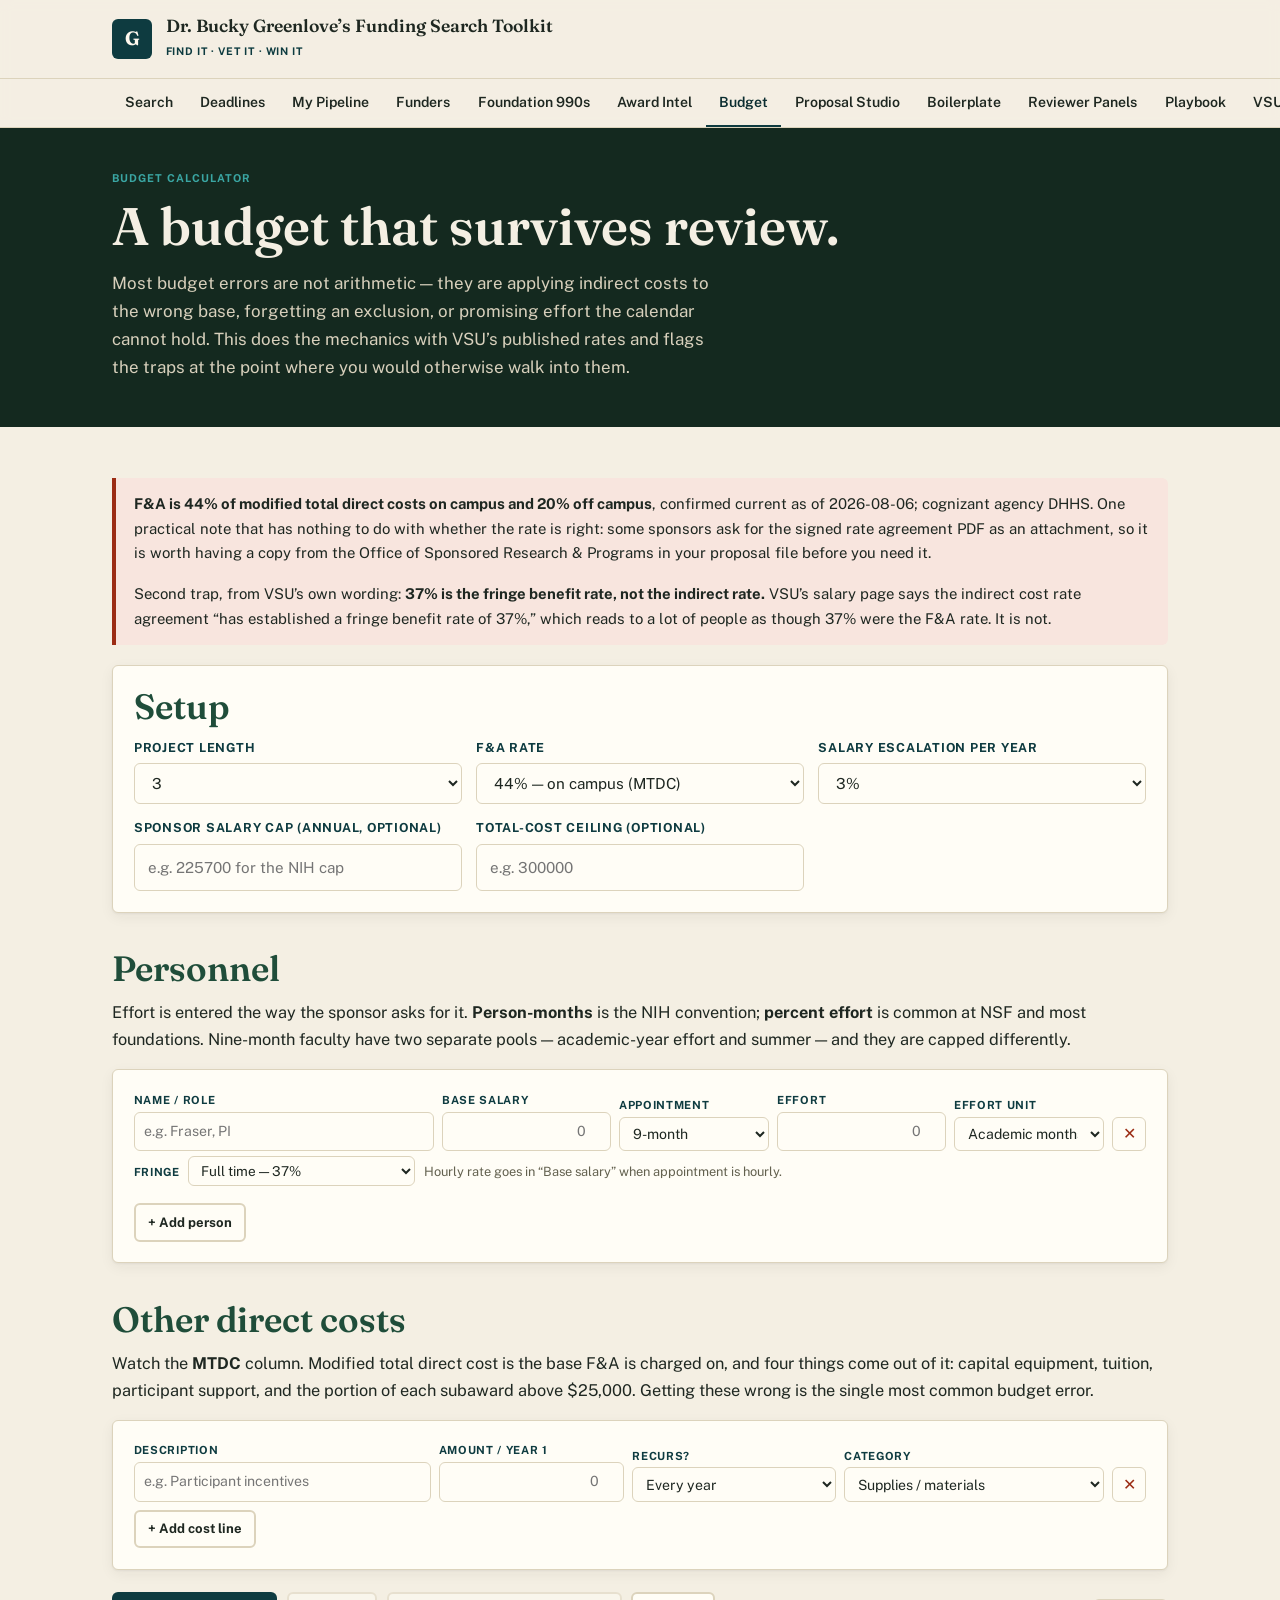
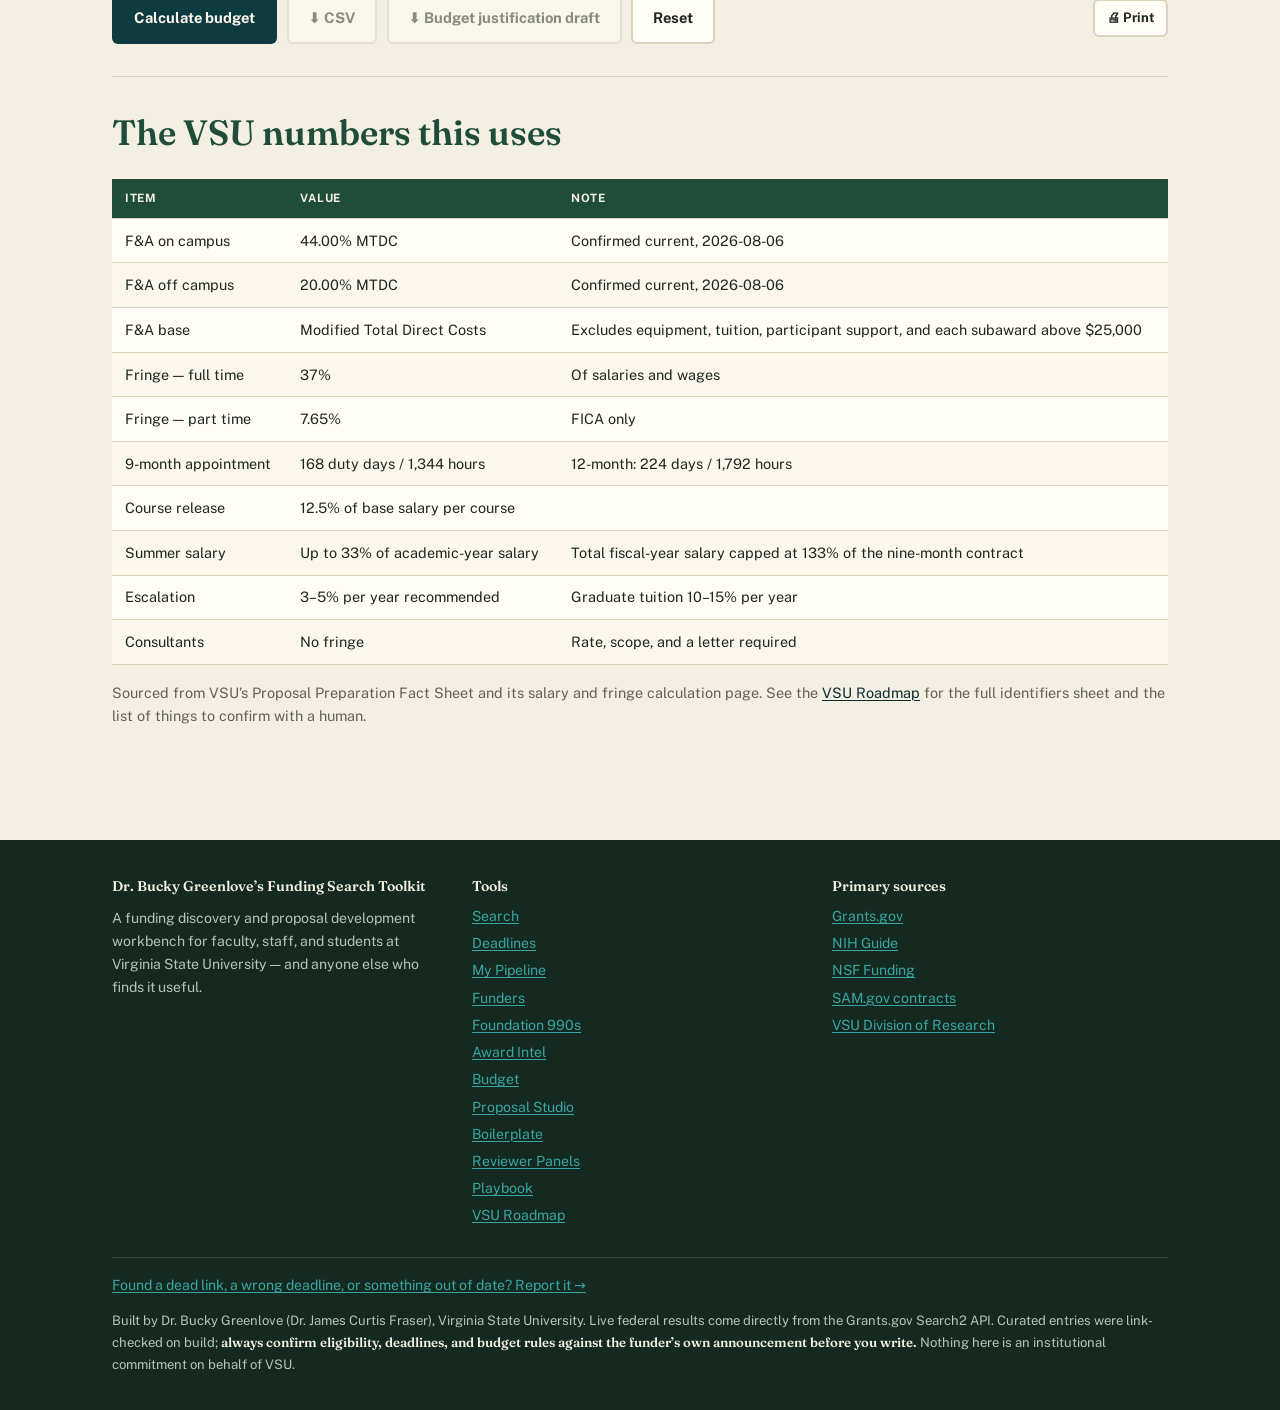
<file: budget.html>
<!DOCTYPE html>
<html lang="en">
<head>
<meta charset="utf-8">
<meta name="viewport" content="width=device-width,initial-scale=1">
<title>Budget Calculator — Dr. Bucky Greenlove’s Funding Search Toolkit</title>
<meta name="description" content="Build a defensible grant budget with Virginia State University's rates: F&A on modified total direct costs with the right exclusions, fringe by category, course release, summer salary caps, and escalation.">
<link rel="preconnect" href="https://fonts.googleapis.com"><link rel="preconnect" href="https://fonts.gstatic.com" crossorigin>
<link href="https://fonts.googleapis.com/css2?family=Fraunces:opsz,wght@9..144,600;9..144,700&family=Public+Sans:ital,wght@0,400;0,600;0,700;1,400&display=swap" rel="stylesheet">
<link rel="stylesheet" href="assets/style.css?v=d19586fe">
<link rel="icon" href="data:image/svg+xml,<svg xmlns='http://www.w3.org/2000/svg' viewBox='0 0 100 100'><rect width='100' height='100' rx='12' fill='%2314291F'/><text y='72' x='50' font-size='62' text-anchor='middle' fill='%233AA6A3' font-family='Georgia,serif' font-weight='bold'>G</text></svg>">
<style>
  .brow{display:grid;grid-template-columns:1.6fr .9fr .8fr .9fr .8fr 34px;gap:.5rem;align-items:end;margin-bottom:.5rem}
  .brow label{font-size:.7rem;font-weight:700;color:var(--rust);text-transform:uppercase;letter-spacing:.06em;display:block;margin-bottom:.15rem}
  .brow input,.brow select{padding:.45rem .55rem;font-size:.88rem}
  .brow .del{background:none;border:1px solid var(--line);border-radius:var(--r);color:var(--danger);cursor:pointer;font-size:1rem;line-height:1;padding:.42rem .5rem;height:2.15rem}
  .brow .del:hover{background:#F8E5DE}
  @media(max-width:800px){.brow{grid-template-columns:1fr 1fr;gap:.5rem .6rem}.brow .del{grid-column:2;justify-self:end}}
  .num{text-align:right;font-variant-numeric:tabular-nums}
  .tbl td.num,.tbl th.num{text-align:right}
  .tot{font-weight:700;background:var(--tint)!important}
  .grand{font-weight:700;background:var(--green)!important;color:var(--cream)}
  .grand td{color:var(--cream)}
</style>
</head>
<body>
<a class="skip" href="#main">Skip to main content</a>
<header class="site">
  <div class="wrap"><div class="brandbar">
    <div class="mark" aria-hidden="true">G</div>
    <div class="brandtxt"><strong>Dr. Bucky Greenlove’s Funding Search Toolkit</strong><span>Find it · Vet it · Win it</span></div>
  </div></div>
  <nav class="main" aria-label="Main"><div class="wrap navslot"></div></nav>
</header>

<section class="hero">
  <div class="wrap">
    <p class="kicker">Budget calculator</p>
    <h1>A budget that survives review.</h1>
    <p>Most budget errors are not arithmetic — they are applying indirect costs to the wrong base, forgetting an exclusion, or promising effort the calendar cannot hold. This does the mechanics with VSU’s published rates and flags the traps at the point where you would otherwise walk into them.</p>
  </div>
</section>

<main id="main"><div class="wrap">

  <div class="note danger">
    <p><strong>F&amp;A is 44% of modified total direct costs on campus and 20% off campus</strong>, confirmed current as of 2026-08-06; cognizant agency DHHS. One practical note that has nothing to do with whether the rate is right: some sponsors ask for the signed rate agreement PDF as an attachment, so it is worth having a copy from the Office of Sponsored Research &amp; Programs in your proposal file before you need it.</p>
    <p style="margin-top:.5rem">Second trap, from VSU’s own wording: <strong>37% is the fringe benefit rate, not the indirect rate.</strong> VSU’s salary page says the indirect cost rate agreement “has established a fringe benefit rate of 37%,” which reads to a lot of people as though 37% were the F&amp;A rate. It is not.</p>
  </div>

  <div class="card" style="margin-bottom:1.4rem">
    <h2 style="margin-top:0">Setup</h2>
    <div class="grid g3" style="gap:.9rem">
      <div><label for="sYears">Project length</label>
        <select id="sYears"><option>1</option><option>2</option><option selected>3</option><option>4</option><option>5</option></select></div>
      <div><label for="sFA">F&amp;A rate</label>
        <select id="sFA">
          <option value="44">44% — on campus (MTDC)</option>
          <option value="20">20% — off campus (MTDC)</option>
          <option value="10">10% — de minimis</option>
          <option value="0">0% — sponsor prohibits indirect</option>
          <option value="custom">Custom…</option>
        </select></div>
      <div id="wrapCustomFA" hidden><label for="sFAc">Custom F&amp;A %</label>
        <input type="number" id="sFAc" value="44" min="0" max="100" step="0.01"></div>
      <div><label for="sEsc">Salary escalation per year</label>
        <select id="sEsc"><option value="0">None</option><option value="3" selected>3%</option><option value="4">4%</option><option value="5">5%</option></select></div>
      <div><label for="sCap">Sponsor salary cap (annual, optional)</label>
        <input type="number" id="sCap" placeholder="e.g. 225700 for the NIH cap" min="0" step="100"></div>
      <div><label for="sTC">Total-cost ceiling (optional)</label>
        <input type="number" id="sTC" placeholder="e.g. 300000" min="0" step="1000"></div>
    </div>
  </div>

  <h2>Personnel</h2>
  <p>Effort is entered the way the sponsor asks for it. <strong>Person-months</strong> is the NIH convention; <strong>percent effort</strong> is common at NSF and most foundations. Nine-month faculty have two separate pools — academic-year effort and summer — and they are capped differently.</p>
  <div class="card">
    <div id="people"></div>
    <button class="btn ghost sm" id="addPerson" type="button">+ Add person</button>
  </div>

  <h2>Other direct costs</h2>
  <p>Watch the <strong>MTDC</strong> column. Modified total direct cost is the base F&amp;A is charged on, and four things come out of it: capital equipment, tuition, participant support, and the portion of each subaward above $25,000. Getting these wrong is the single most common budget error.</p>
  <div class="card">
    <div id="costs"></div>
    <button class="btn ghost sm" id="addCost" type="button">+ Add cost line</button>
  </div>

  <div class="toolbar" style="margin-top:1.4rem">
    <button class="btn orange" id="calc">Calculate budget</button>
    <button class="btn ghost" id="expCsv" disabled>⬇ CSV</button>
    <button class="btn ghost" id="expJust" disabled>⬇ Budget justification draft</button>
    <button class="btn ghost" id="reset" type="button">Reset</button>
    <span class="spacer"></span>
    <button class="btn ghost sm" onclick="window.print()">🖨 Print</button>
  </div>

  <div id="flags"></div>
  <div id="out"></div>

  <hr>
  <h2>The VSU numbers this uses</h2>
  <div class="scroll"><table class="tbl">
    <thead><tr><th>Item</th><th>Value</th><th>Note</th></tr></thead><tbody>
      <tr><td>F&amp;A on campus</td><td>44.00% MTDC</td><td>Confirmed current, 2026-08-06</td></tr>
      <tr><td>F&amp;A off campus</td><td>20.00% MTDC</td><td>Confirmed current, 2026-08-06</td></tr>
      <tr><td>F&amp;A base</td><td>Modified Total Direct Costs</td><td>Excludes equipment, tuition, participant support, and each subaward above $25,000</td></tr>
      <tr><td>Fringe — full time</td><td>37%</td><td>Of salaries and wages</td></tr>
      <tr><td>Fringe — part time</td><td>7.65%</td><td>FICA only</td></tr>
      <tr><td>9-month appointment</td><td>168 duty days / 1,344 hours</td><td>12-month: 224 days / 1,792 hours</td></tr>
      <tr><td>Course release</td><td>12.5% of base salary per course</td><td></td></tr>
      <tr><td>Summer salary</td><td>Up to 33% of academic-year salary</td><td>Total fiscal-year salary capped at 133% of the nine-month contract</td></tr>
      <tr><td>Escalation</td><td>3–5% per year recommended</td><td>Graduate tuition 10–15% per year</td></tr>
      <tr><td>Consultants</td><td>No fringe</td><td>Rate, scope, and a letter required</td></tr>
    </tbody>
  </table></div>
  <p style="font-size:.9rem;color:var(--muted)">Sourced from VSU’s Proposal Preparation Fact Sheet and its salary and fringe calculation page. See the <a href="vsu.html#facts">VSU Roadmap</a> for the full identifiers sheet and the list of things to confirm with a human.</p>

</div></main>
<footer class="site"><div class="wrap footslot"></div></footer>
<script src="assets/app.js?v=b8b2bd7e"></script>
<script>
(function(){
'use strict';
var RESULT=null;
var FRINGE={full:0.37,part:0.0765,none:0};

function money(n){ return '$'+Math.round(n||0).toLocaleString(); }

function personRow(d){
  d=d||{};
  return '<div class="brow" data-p>'+
    '<div><label>Name / role</label><input type="text" aria-label="Name or role" data-f="name" value="'+TK.esc(d.name||'')+'" placeholder="e.g. Fraser, PI"></div>'+
    '<div><label>Base salary</label><input type="number" aria-label="Base salary or hourly rate" data-f="salary" class="num" value="'+(d.salary||'')+'" min="0" step="100" placeholder="0"></div>'+
    '<div><label>Appointment</label><select aria-label="Appointment type" data-f="appt"><option value="9">9-month</option><option value="12">12-month</option><option value="hourly">Hourly / student</option></select></div>'+
    '<div><label>Effort</label><input type="number" aria-label="Effort amount" data-f="effort" class="num" value="'+(d.effort||'')+'" min="0" step="0.25" placeholder="0"></div>'+
    '<div><label>Effort unit</label><select aria-label="Effort unit" data-f="unit">'+
      '<option value="am">Academic months</option><option value="sm">Summer months</option>'+
      '<option value="cm">Calendar months</option><option value="pct">% effort (annual)</option>'+
      '<option value="course">Course releases</option><option value="hours">Hours</option></select></div>'+
    '<button class="del" type="button" data-del title="Remove this person" aria-label="Remove this person">✕</button>'+
    '<div style="grid-column:1/-1;margin:-.2rem 0 .6rem"><label style="display:inline;margin-right:.5rem">Fringe</label>'+
      '<select aria-label="Fringe benefit category" data-f="fringe" style="width:auto;display:inline-block;font-size:.85rem;padding:.3rem .5rem">'+
      '<option value="full">Full time — 37%</option><option value="part">Part time — 7.65%</option>'+
      '<option value="none">None (consultant / contractor)</option></select>'+
      '<span style="font-size:.8rem;color:var(--muted);margin-left:.6rem">Hourly rate goes in “Base salary” when appointment is hourly.</span></div>'+
  '</div>';
}
function costRow(d){
  d=d||{};
  return '<div class="brow" data-c style="grid-template-columns:1.6fr 1fr 1.1fr 1.4fr 34px">'+
    '<div><label>Description</label><input type="text" aria-label="Cost description" data-f="desc" value="'+TK.esc(d.desc||'')+'" placeholder="e.g. Participant incentives"></div>'+
    '<div><label>Amount / year 1</label><input type="number" aria-label="Amount in year 1" data-f="amt" class="num" value="'+(d.amt||'')+'" min="0" step="50" placeholder="0"></div>'+
    '<div><label>Recurs?</label><select aria-label="Does this cost recur" data-f="rec"><option value="1">Every year</option><option value="0">Year 1 only</option></select></div>'+
    '<div><label>Category</label><select aria-label="Cost category" data-f="cat">'+
      '<option value="supplies">Supplies / materials</option>'+
      '<option value="travel">Travel</option>'+
      '<option value="publication">Publication / dissemination</option>'+
      '<option value="other">Other direct</option>'+
      '<option value="consultant">Consultant</option>'+
      '<option value="equipment">Equipment (excluded from MTDC)</option>'+
      '<option value="tuition">Tuition (excluded from MTDC)</option>'+
      '<option value="participant">Participant support (excluded from MTDC)</option>'+
      '<option value="subaward">Subaward (only first $25K in MTDC)</option>'+
    '</select></div>'+
    '<button class="del" type="button" data-del title="Remove this line" aria-label="Remove this line">✕</button>'+
  '</div>';
}
function read(sel){
  return [].map.call(document.querySelectorAll(sel),function(row){
    var o={};
    [].forEach.call(row.querySelectorAll('[data-f]'),function(i){ o[i.dataset.f]=i.value; });
    return o;
  });
}
document.getElementById('addPerson').addEventListener('click',function(){
  document.getElementById('people').insertAdjacentHTML('beforeend',personRow());
});
document.getElementById('addCost').addEventListener('click',function(){
  document.getElementById('costs').insertAdjacentHTML('beforeend',costRow());
});
document.addEventListener('click',function(e){
  var b=e.target.closest('[data-del]'); if(!b) return;
  b.closest('.brow').remove();
});
document.getElementById('sFA').addEventListener('change',function(){
  document.getElementById('wrapCustomFA').hidden=this.value!=='custom';
});

function calc(){
  var yrs=+document.getElementById('sYears').value;
  var faSel=document.getElementById('sFA').value;
  var fa=(faSel==='custom'?parseFloat(document.getElementById('sFAc').value)||0:parseFloat(faSel))/100;
  var esc=parseFloat(document.getElementById('sEsc').value)/100;
  var cap=parseFloat(document.getElementById('sCap').value)||0;
  var ceil=parseFloat(document.getElementById('sTC').value)||0;
  var people=read('[data-p]'), costs=read('[data-c]');
  var flags=[], years=[];

  for(var y=0;y<yrs;y++){
    var mult=Math.pow(1+esc,y);
    var sal=0, fringe=0, lines=[];
    people.forEach(function(p){
      var base=(parseFloat(p.salary)||0);
      var eff=(parseFloat(p.effort)||0);
      if(!base||!eff) return;
      var annual=base*mult, amount=0;
      if(p.appt==='hourly'){ amount=base*eff*mult; }
      else if(p.unit==='pct'){ amount=annual*(eff/100); }
      else if(p.unit==='course'){ amount=annual*0.125*eff; }
      else if(p.unit==='hours'){ amount=(annual/(p.appt==='9'?1344:1792))*eff; }
      else if(p.unit==='am'){ amount=(annual/9)*eff; }
      else if(p.unit==='sm'){ amount=(annual/9)*eff; }
      else { amount=(annual/(p.appt==='9'?9:12))*eff; }
      if(cap&&p.appt!=='hourly'){
        var capped=Math.min(annual,cap*mult);
        if(capped<annual){
          amount=amount*(capped/annual);
          if(y===0) flags.push({t:'warn',m:'<strong>'+(p.name||'A person')+'</strong> is above the sponsor salary cap you entered. Salary has been reduced to the capped amount. The difference is normally institutional cost share and must be approved — it is not simply absorbed.'});
        }
      }
      /* Summer salary rules for 9-month faculty */
      if(p.appt==='9'&&p.unit==='sm'&&y===0){
        var pctOfAY=(eff/9)*100;
        if(pctOfAY>33.34){
          flags.push({t:'danger',m:'<strong>'+(p.name||'A 9-month person')+'</strong> is requesting '+eff+' summer months, which is '+pctOfAY.toFixed(0)+'% of the academic-year salary. VSU allows up to <strong>33%</strong>, with total fiscal-year salary not exceeding 133% of the nine-month contract. Reduce to 3 months or less.'});
        }
        if(eff>2){
          flags.push({t:'warn',m:'NSF limits most senior personnel to <strong>two months</strong> of salary per year across all NSF awards. '+eff+' months will be questioned on an NSF proposal.'});
        }
      }
      var fr=amount*(FRINGE[p.fringe]!=null?FRINGE[p.fringe]:0.37);
      sal+=amount; fringe+=fr;
      lines.push({name:p.name||'(unnamed)',amount:amount,fringe:fr});
    });

    var cat={}, direct=0, excluded=0, subExcess=0;
    costs.forEach(function(c){
      var amt=parseFloat(c.amt)||0; if(!amt) return;
      if(c.rec==='0'&&y>0) return;
      var v=amt*(c.cat==='tuition'?Math.pow(1.12,y):1);
      cat[c.cat]=(cat[c.cat]||0)+v;
      direct+=v;
      if(c.cat==='equipment'||c.cat==='tuition'||c.cat==='participant') excluded+=v;
      if(c.cat==='subaward'){ var ex=Math.max(0,v-25000); subExcess+=ex; excluded+=ex; }
    });

    var totalDirect=sal+fringe+direct;
    var mtdc=totalDirect-excluded;
    var indirect=mtdc*fa;
    years.push({y:y+1,sal:sal,fringe:fringe,other:direct,cat:cat,totalDirect:totalDirect,
                excluded:excluded,subExcess:subExcess,mtdc:mtdc,indirect:indirect,total:totalDirect+indirect,lines:lines});
  }

  var g={sal:0,fringe:0,other:0,totalDirect:0,mtdc:0,indirect:0,total:0,excluded:0};
  years.forEach(function(r){ ['sal','fringe','other','totalDirect','mtdc','indirect','total','excluded'].forEach(function(k){ g[k]+=r[k]; }); });

  if(!people.length&&!costs.length) flags.push({t:'warn',m:'Nothing entered yet — add at least one person or cost line.'});
  if(g.excluded>0) flags.push({t:'ok',m:'<strong>'+money(g.excluded)+'</strong> was correctly excluded from the F&amp;A base'+(g.sal&&years[0].subExcess?', including subaward costs above the first $25,000':'')+'. If you had charged F&amp;A on the full direct costs you would have over-requested roughly <strong>'+money(g.excluded*fa)+'</strong>.'});
  if(ceil&&g.total>ceil) flags.push({t:'danger',m:'Total of <strong>'+money(g.total)+'</strong> exceeds the ceiling you entered ('+money(ceil)+') by <strong>'+money(g.total-ceil)+'</strong>.'});
  if(g.sal&&(g.indirect/g.total)>0.32) flags.push({t:'warn',m:'Indirect costs are '+Math.round(g.indirect/g.total*100)+'% of the total request. That is normal at a 44% rate, but reviewers on capped or foundation programs notice — check whether this sponsor limits indirect.'});

  RESULT={years:years,g:g,fa:fa,yrs:yrs,flags:flags};
  render();
}
function render(){
  var r=RESULT;
  document.getElementById('flags').innerHTML=(r.flags||[]).map(function(f){
    return '<div class="note '+(f.t==='ok'?'ok':(f.t==='danger'?'danger':'warn'))+'">'+f.m+'</div>';
  }).join('');
  var h='<div class="scroll"><table class="tbl"><thead><tr><th>Line</th>';
  r.years.forEach(function(y){ h+='<th class="num">Year '+y.y+'</th>'; });
  h+='<th class="num">Total</th></tr></thead><tbody>';
  var rows=[['Senior/other personnel salary','sal'],['Fringe benefits','fringe'],['Other direct costs','other']];
  rows.forEach(function(row){
    h+='<tr><td>'+row[0]+'</td>';
    var t=0; r.years.forEach(function(y){ t+=y[row[1]]; h+='<td class="num">'+money(y[row[1]])+'</td>'; });
    h+='<td class="num">'+money(t)+'</td></tr>';
  });
  h+='<tr class="tot"><td>Total direct costs</td>';
  r.years.forEach(function(y){ h+='<td class="num">'+money(y.totalDirect)+'</td>'; });
  h+='<td class="num">'+money(r.g.totalDirect)+'</td></tr>';
  h+='<tr><td>Less MTDC exclusions</td>';
  r.years.forEach(function(y){ h+='<td class="num">−'+money(y.excluded)+'</td>'; });
  h+='<td class="num">−'+money(r.g.excluded)+'</td></tr>';
  h+='<tr><td><b>MTDC base</b></td>';
  r.years.forEach(function(y){ h+='<td class="num">'+money(y.mtdc)+'</td>'; });
  h+='<td class="num">'+money(r.g.mtdc)+'</td></tr>';
  h+='<tr><td>F&amp;A at '+(r.fa*100).toFixed(2)+'%</td>';
  r.years.forEach(function(y){ h+='<td class="num">'+money(y.indirect)+'</td>'; });
  h+='<td class="num">'+money(r.g.indirect)+'</td></tr>';
  h+='<tr class="grand"><td>TOTAL REQUEST</td>';
  r.years.forEach(function(y){ h+='<td class="num">'+money(y.total)+'</td>'; });
  h+='<td class="num">'+money(r.g.total)+'</td></tr>';
  h+='</tbody></table></div>';
  document.getElementById('out').innerHTML=h;
  document.getElementById('expCsv').disabled=false;
  document.getElementById('expJust').disabled=false;
}

document.getElementById('calc').addEventListener('click',calc);
document.getElementById('reset').addEventListener('click',function(){
  document.getElementById('people').innerHTML=personRow({});
  document.getElementById('costs').innerHTML=costRow({});
  document.getElementById('out').innerHTML=''; document.getElementById('flags').innerHTML='';
  document.getElementById('expCsv').disabled=true; document.getElementById('expJust').disabled=true;
});
document.getElementById('expCsv').addEventListener('click',function(){
  if(!RESULT) return;
  var rows=[];
  RESULT.years.forEach(function(y){
    rows.push({Year:'Year '+y.y,'Personnel salary':Math.round(y.sal),'Fringe':Math.round(y.fringe),
      'Other direct':Math.round(y.other),'Total direct':Math.round(y.totalDirect),
      'MTDC exclusions':Math.round(y.excluded),'MTDC base':Math.round(y.mtdc),
      'F&A':Math.round(y.indirect),'Total':Math.round(y.total)});
  });
  rows.push({Year:'TOTAL','Personnel salary':Math.round(RESULT.g.sal),'Fringe':Math.round(RESULT.g.fringe),
    'Other direct':Math.round(RESULT.g.other),'Total direct':Math.round(RESULT.g.totalDirect),
    'MTDC exclusions':Math.round(RESULT.g.excluded),'MTDC base':Math.round(RESULT.g.mtdc),
    'F&A':Math.round(RESULT.g.indirect),'Total':Math.round(RESULT.g.total)});
  TK.csv(rows,'budget.csv');
});
document.getElementById('expJust').addEventListener('click',function(){
  if(!RESULT) return;
  var r=RESULT;
  var L=['# Budget Justification — draft','',
    'Replace every bracketed prompt. A justification is an argument for why each cost is necessary, not a restatement of the spreadsheet.','',
    '## Personnel',''];
  (r.years[0].lines||[]).forEach(function(p){
    L.push('**'+p.name+'** — Year 1 salary '+money(p.amount)+', fringe '+money(p.fringe)+'.',
      '[What will this person actually do on this project? Name the tasks, not the title. Why is this level of effort the right amount — what would fail at less?]','');
  });
  L.push('## Fringe benefits','',
    'Fringe is calculated at VSU\'s negotiated rates: 37% for full-time employees and 7.65% for part-time. Consultants carry no fringe.','',
    '## Other direct costs','');
  Object.keys(r.years[0].cat||{}).forEach(function(k){
    L.push('**'+k.charAt(0).toUpperCase()+k.slice(1)+'** — Year 1 '+money(r.years[0].cat[k])+'.',
      '[Why is this necessary for the work described? Show the arithmetic where there is any — unit cost × quantity. Reviewers trust budgets that show their work.]','');
  });
  L.push('## Facilities and administrative costs','',
    'F&A is applied at '+(r.fa*100).toFixed(2)+'% of modified total direct costs, consistent with VSU\'s negotiated rate agreement with the U.S. Department of Health and Human Services. Equipment, tuition, participant support, and the portion of each subaward above $25,000 are excluded from the base.','',
    '## Totals','',
    '| Year | Direct | F&A | Total |','|---|---|---|---|');
  r.years.forEach(function(y){ L.push('| '+y.y+' | '+money(y.totalDirect)+' | '+money(y.indirect)+' | '+money(y.total)+' |'); });
  L.push('| **Total** | **'+money(r.g.totalDirect)+'** | **'+money(r.g.indirect)+'** | **'+money(r.g.total)+'** |','',
    '---','','_Generated by Dr. Bucky Greenlove\'s Funding Search Toolkit. Verify every rate with OSRP before submission._');
  TK.download(L.join('\n'),'budget-justification-draft.md','text/markdown');
});

document.getElementById('people').innerHTML=personRow({});
document.getElementById('costs').innerHTML=costRow({});
})();
</script>
</body>
</html>
</file>
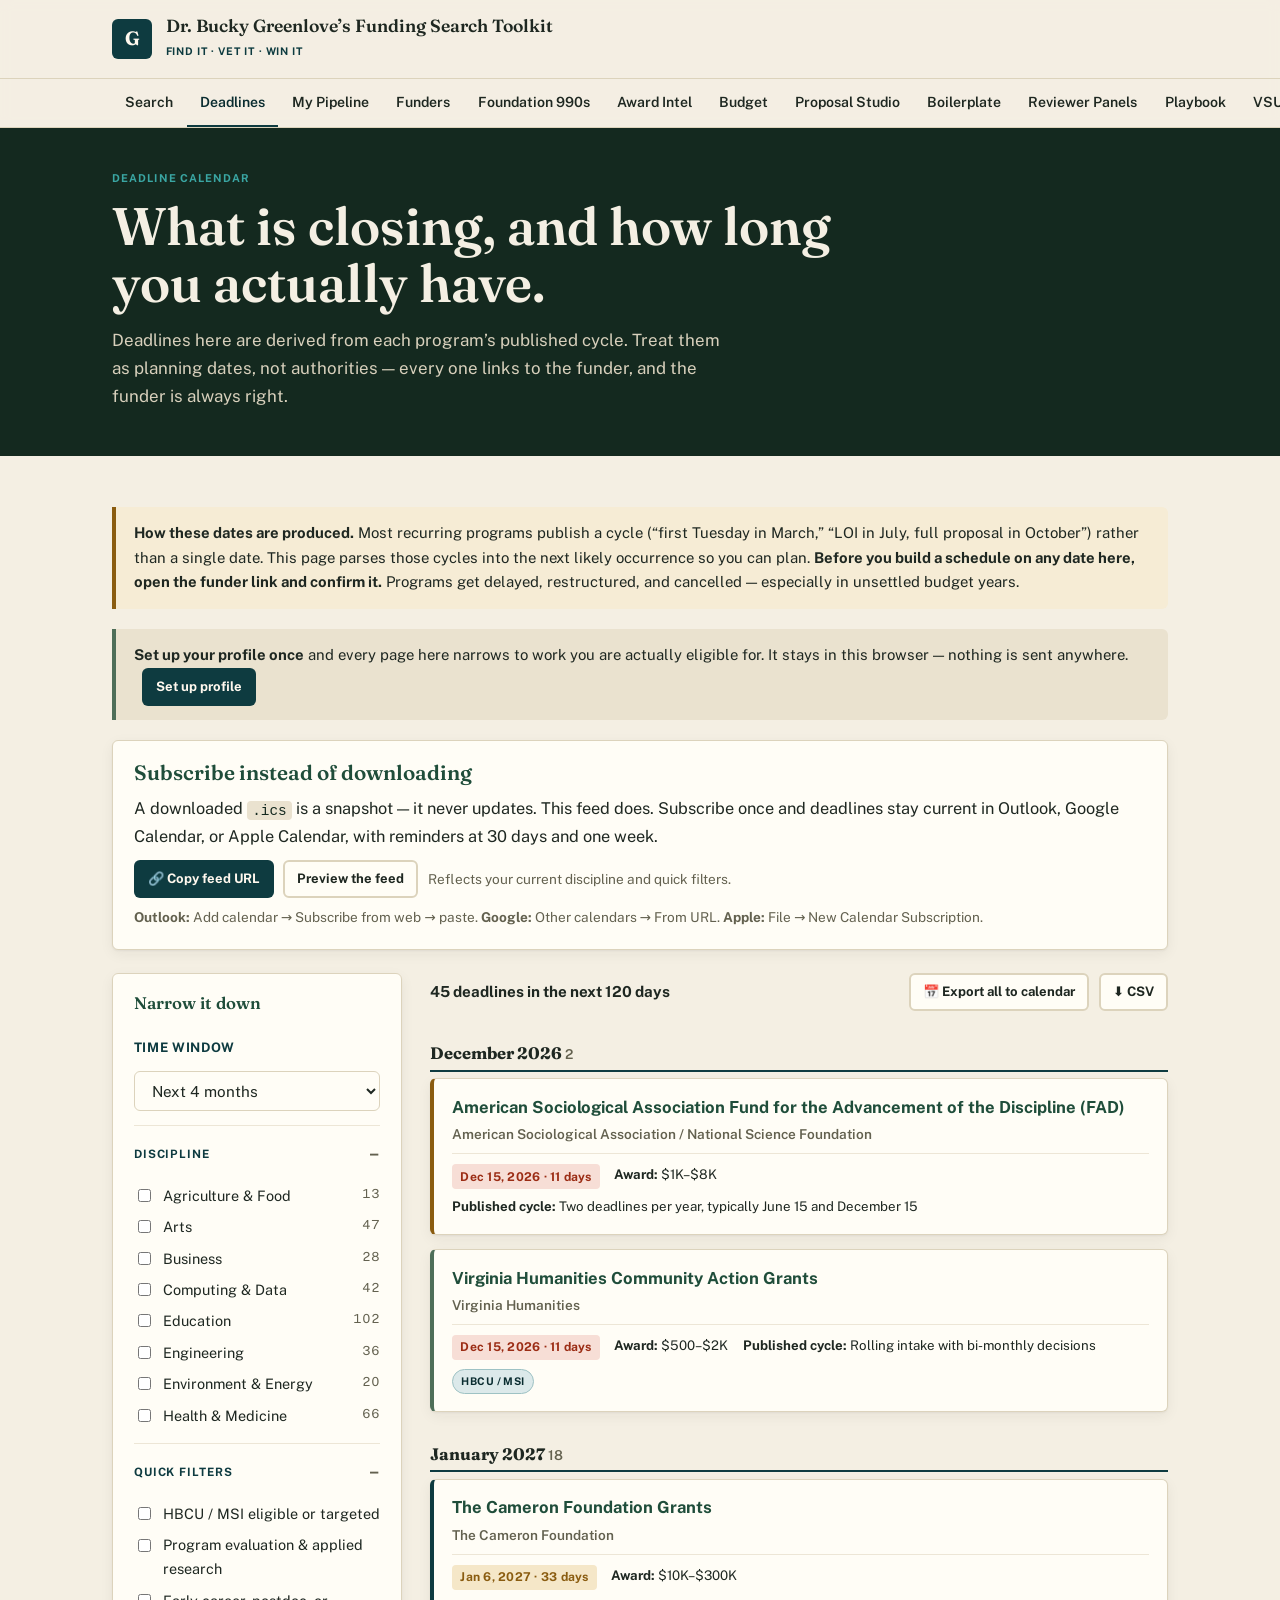
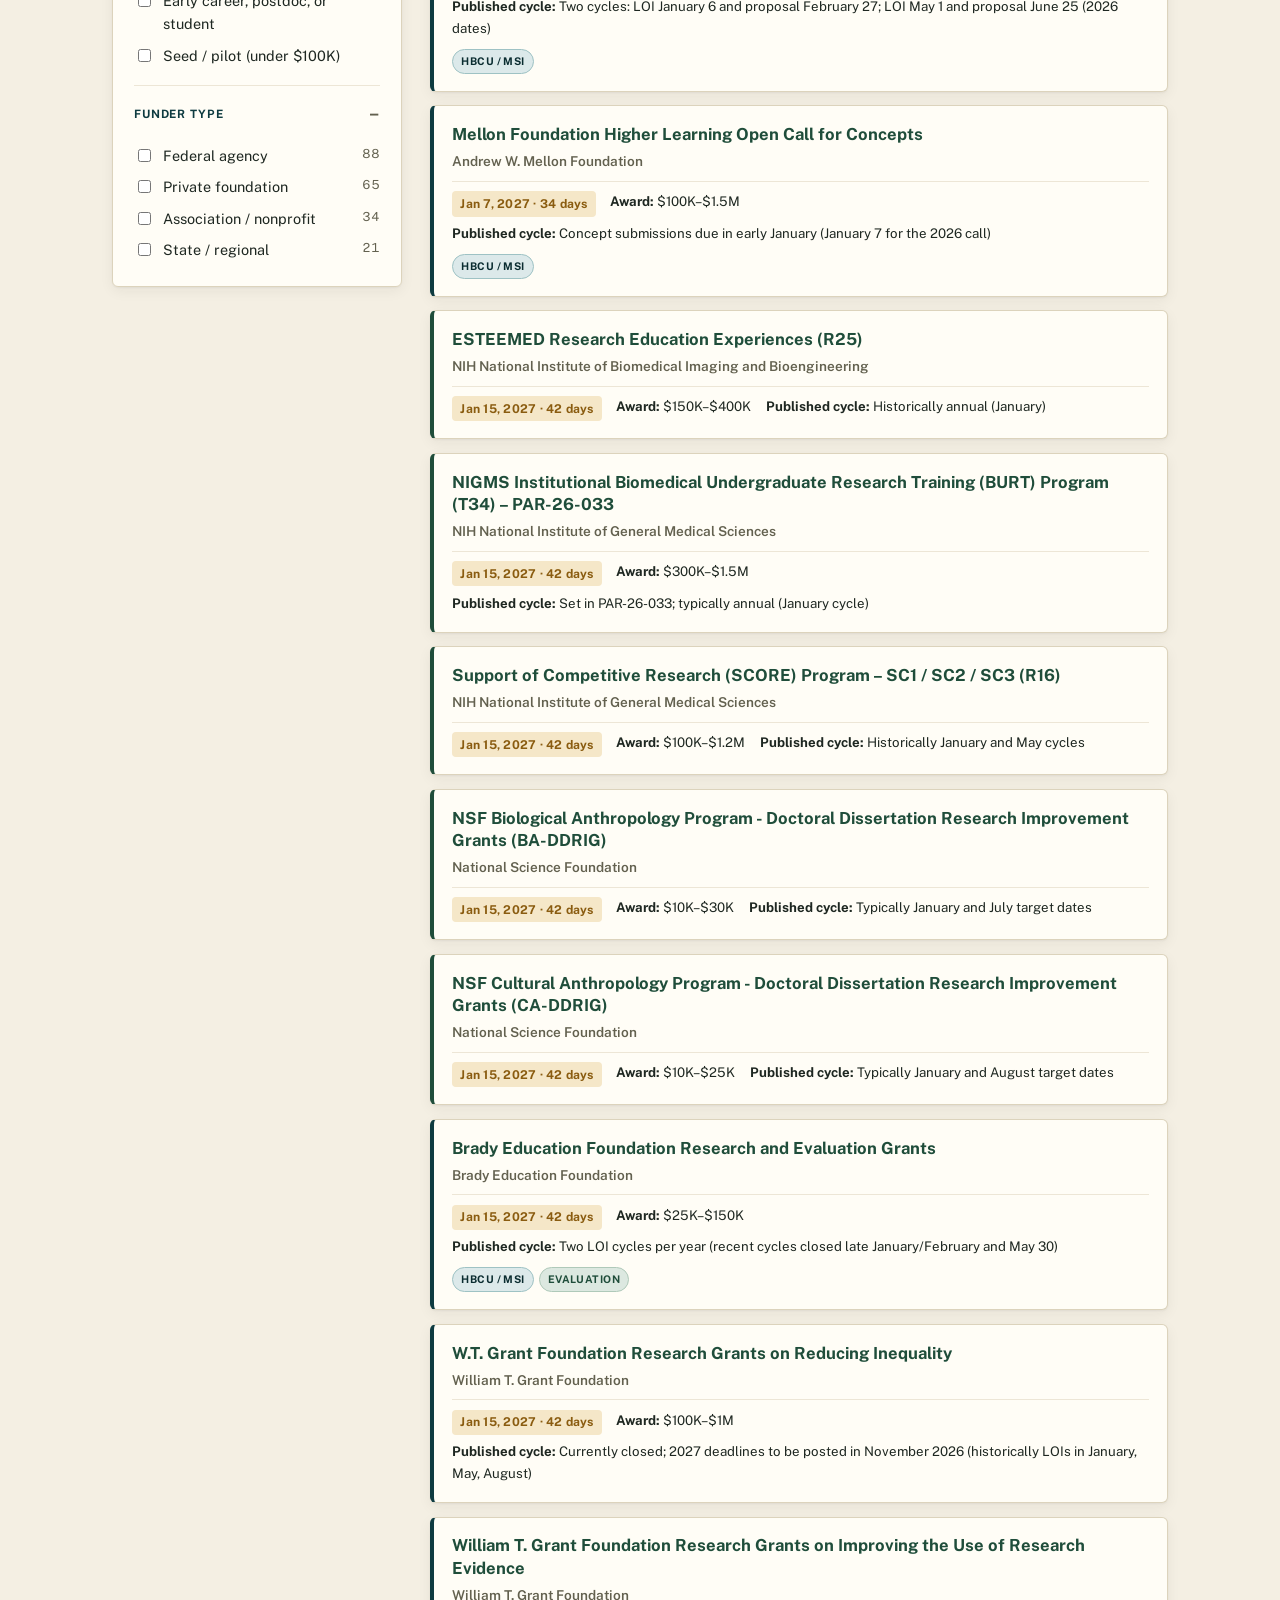
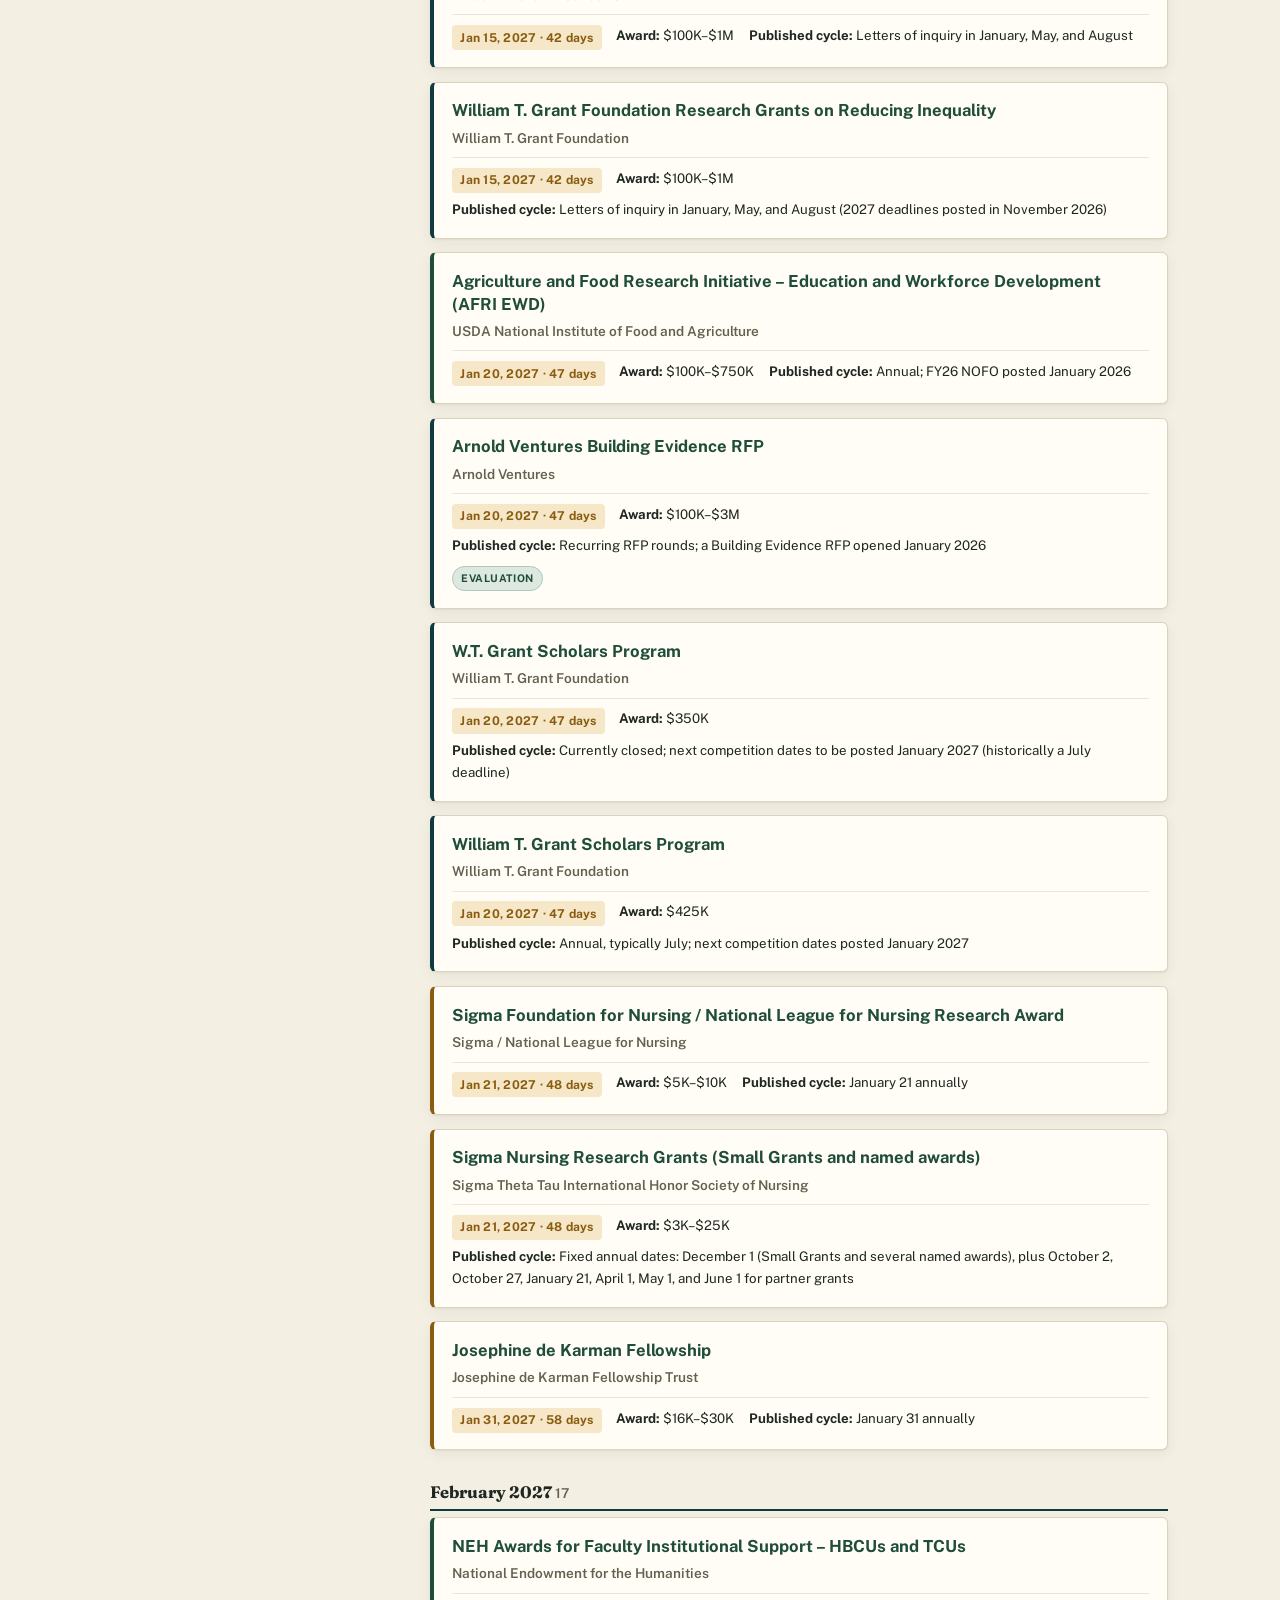
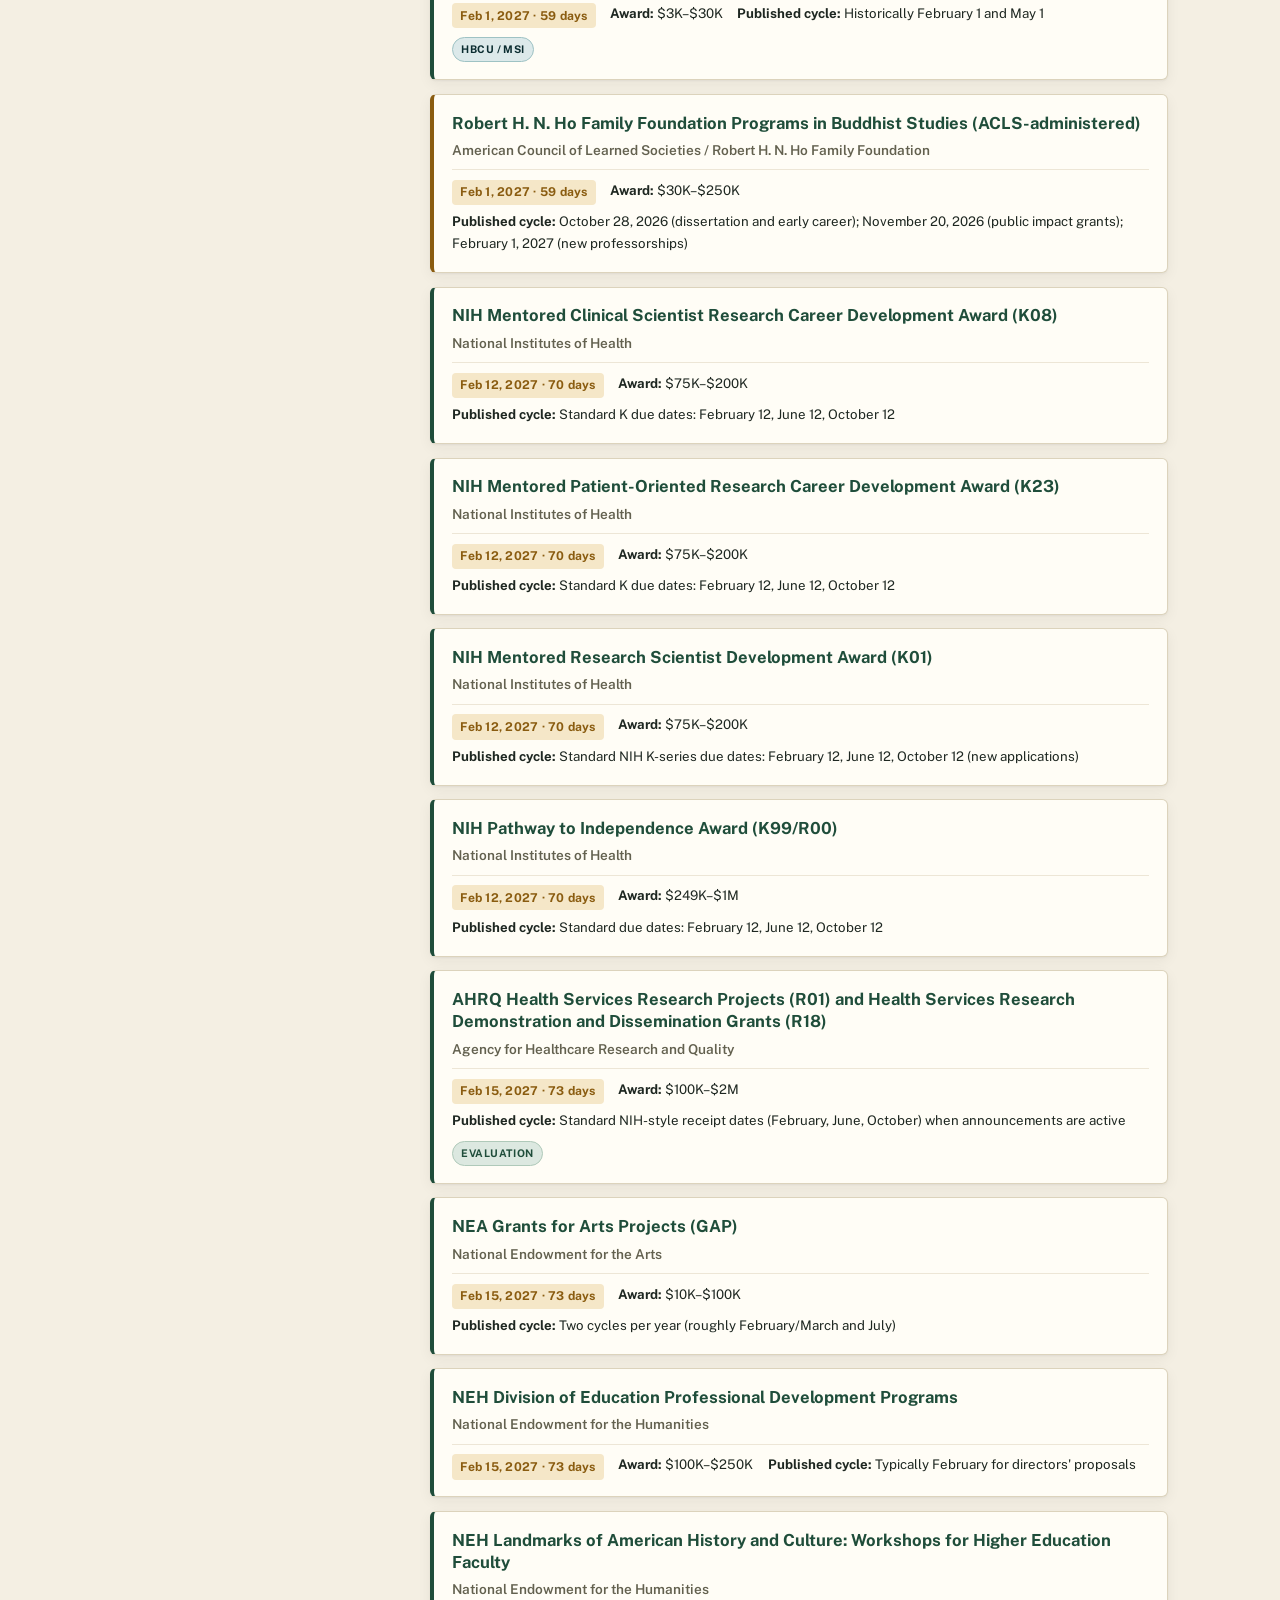
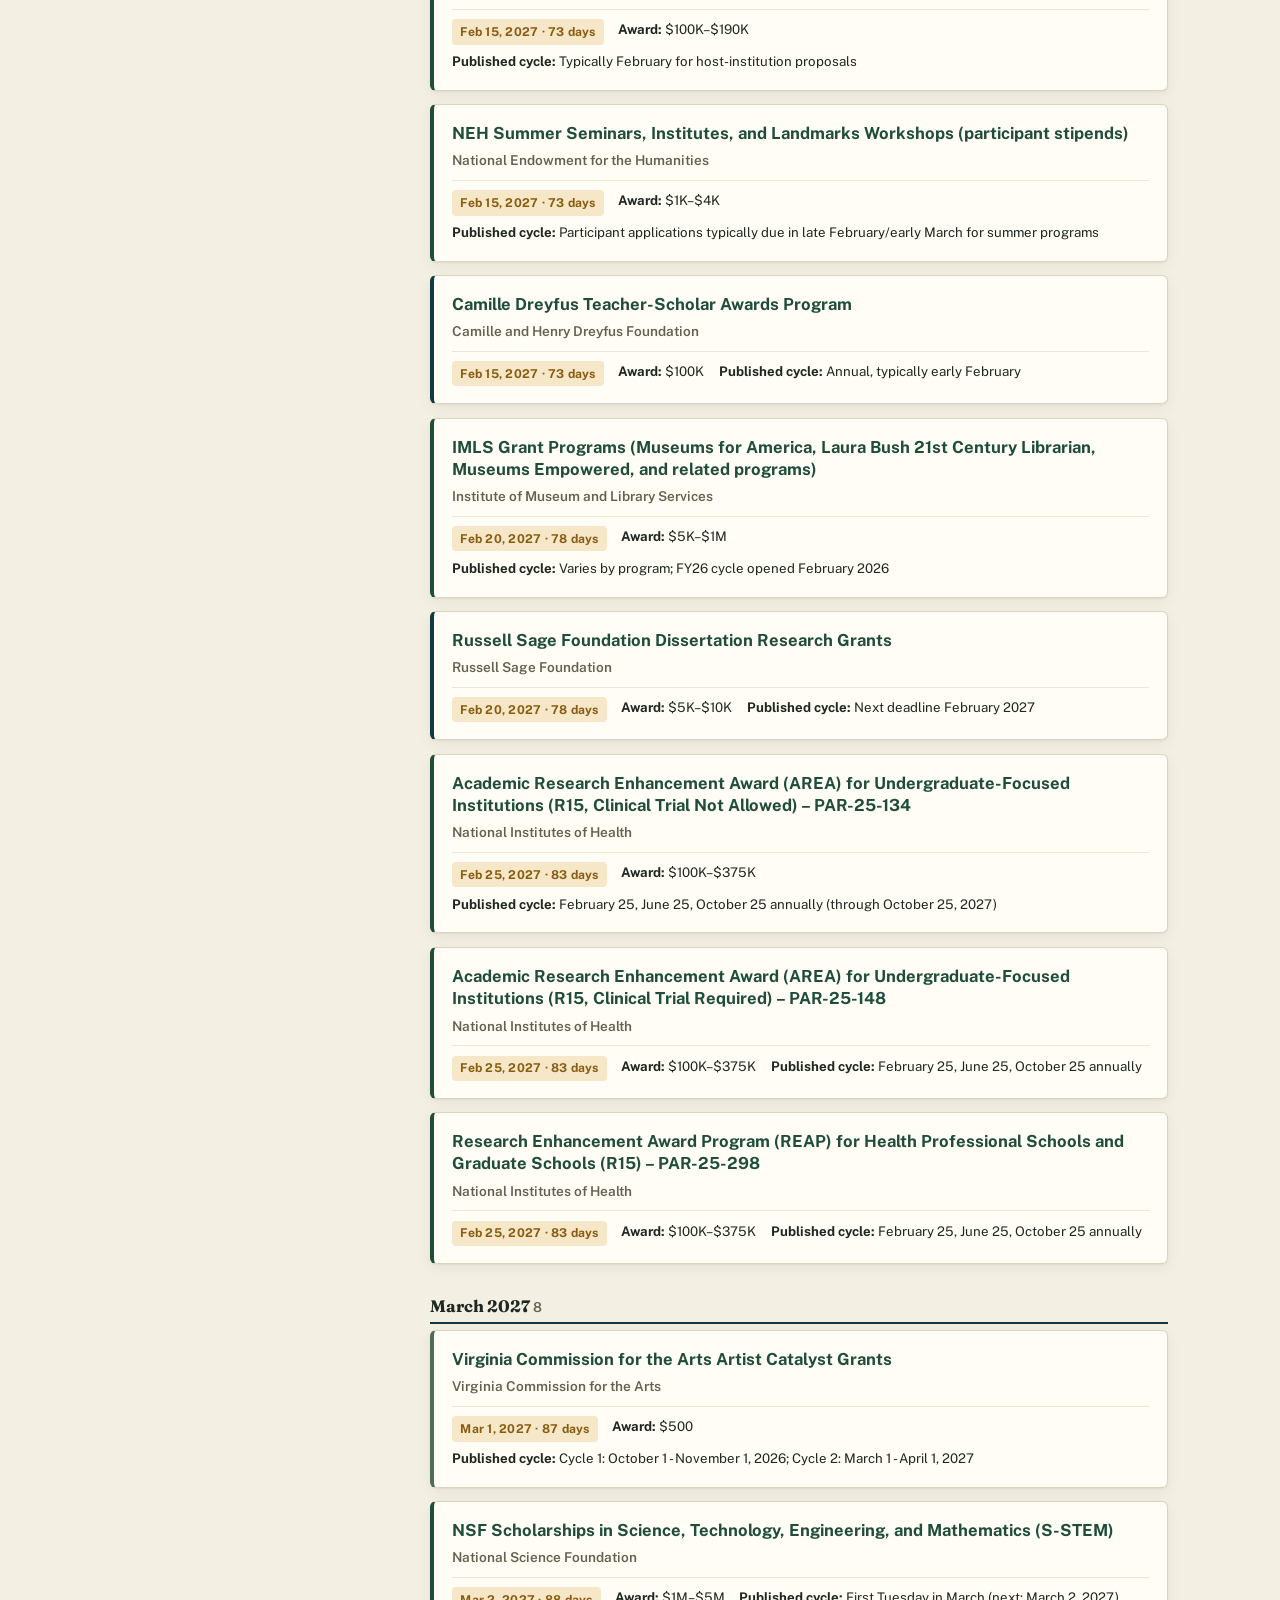
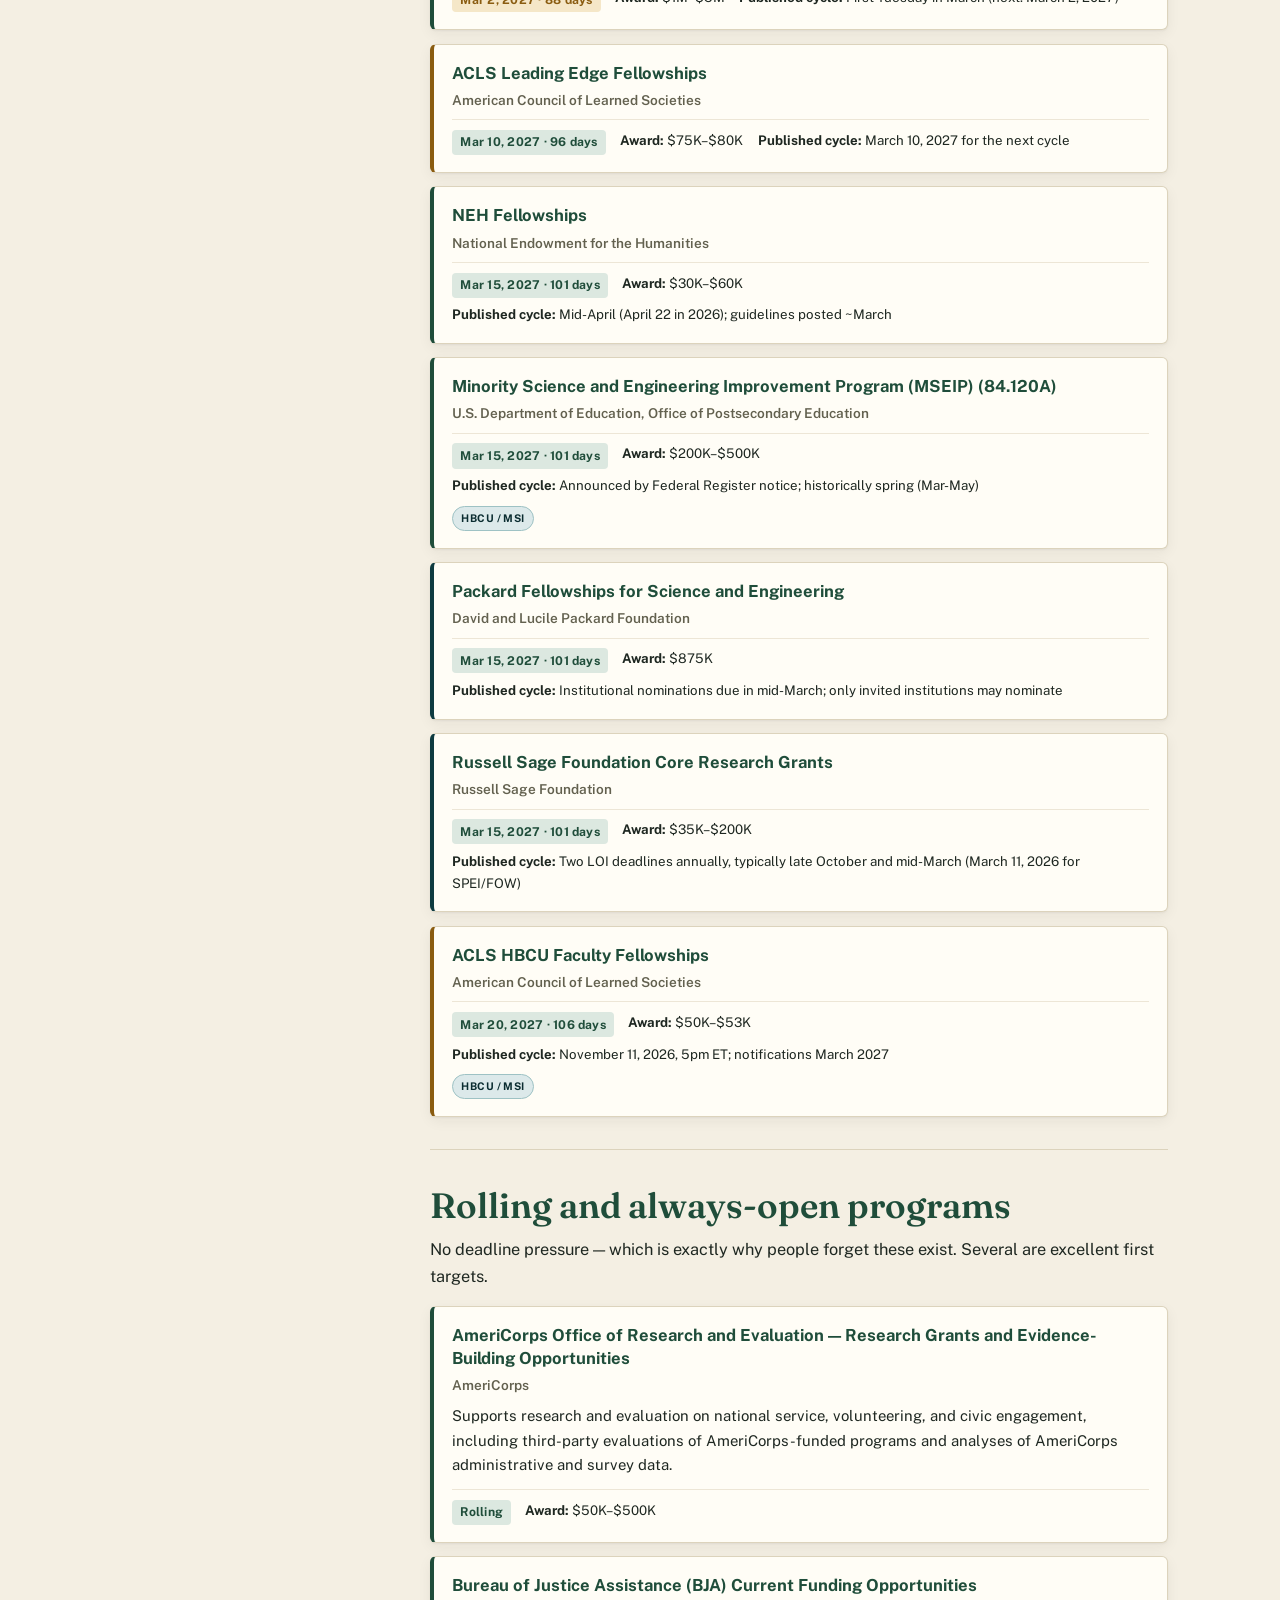
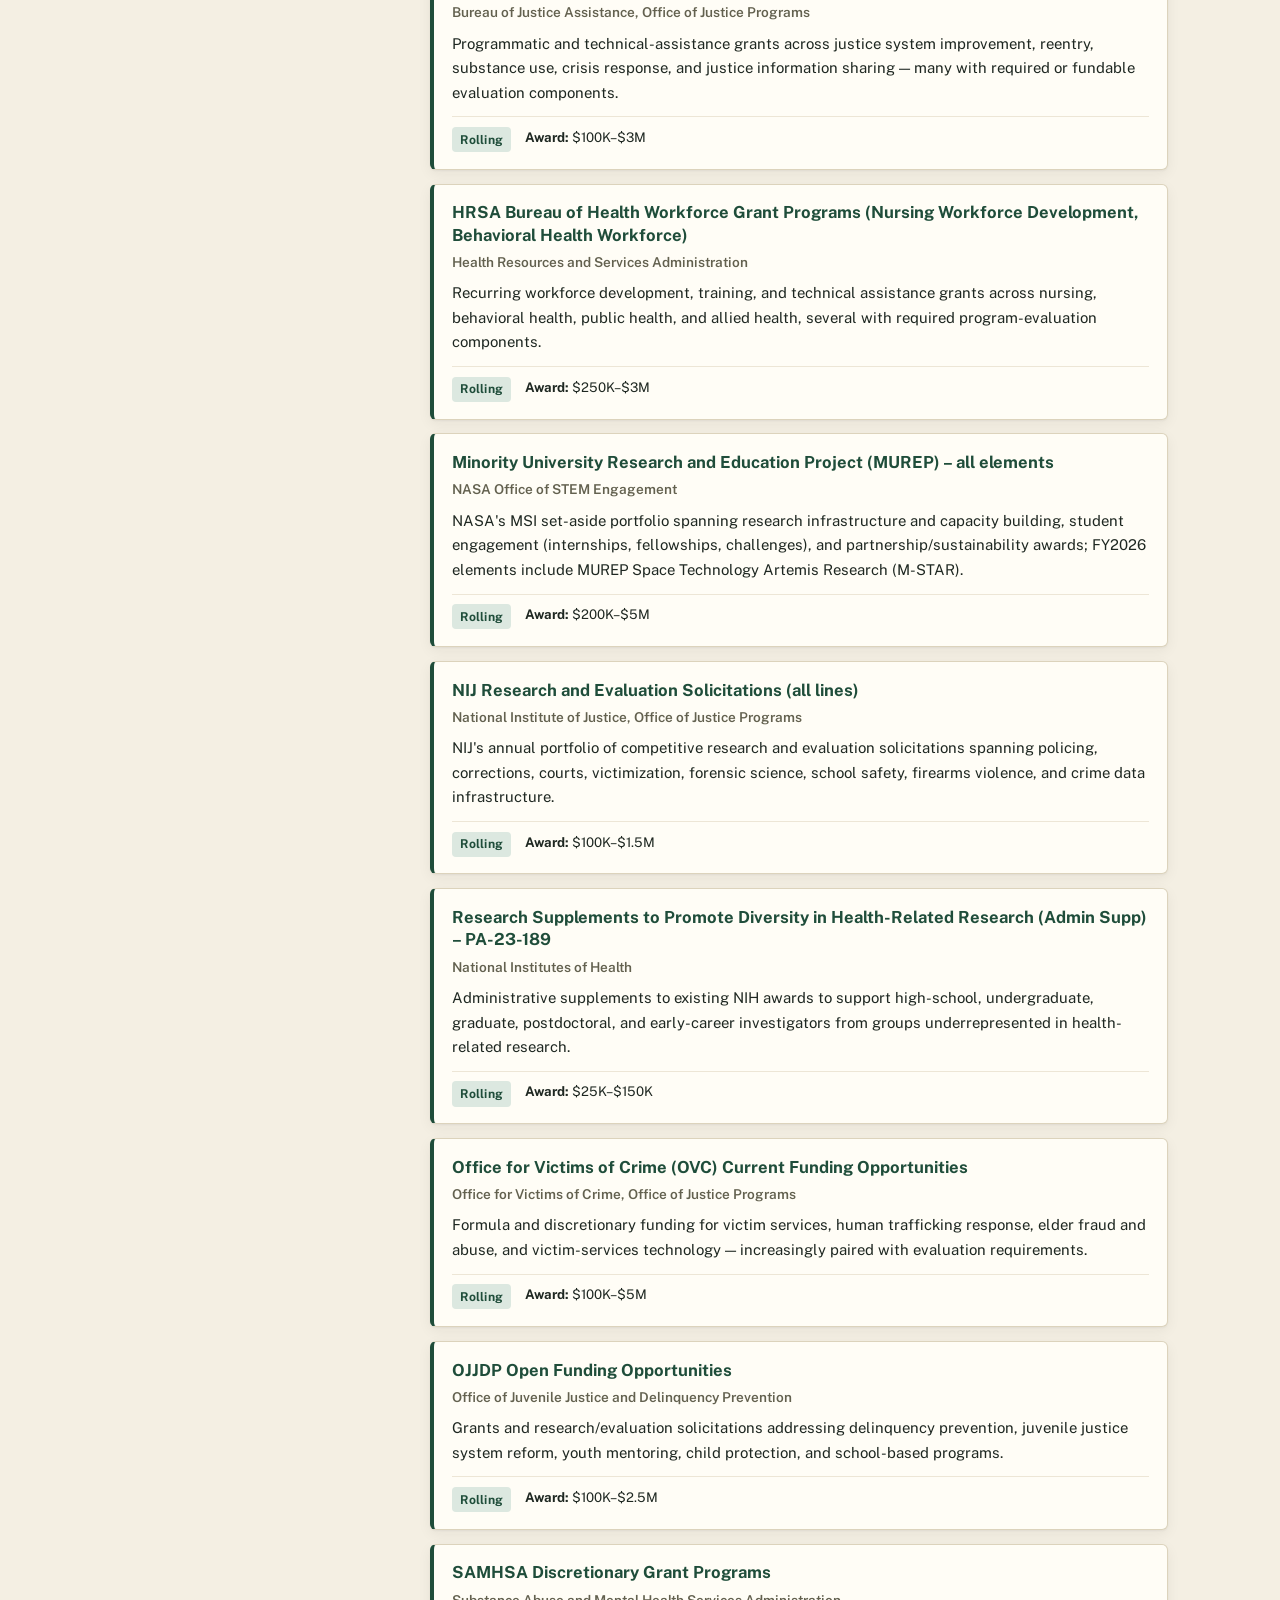
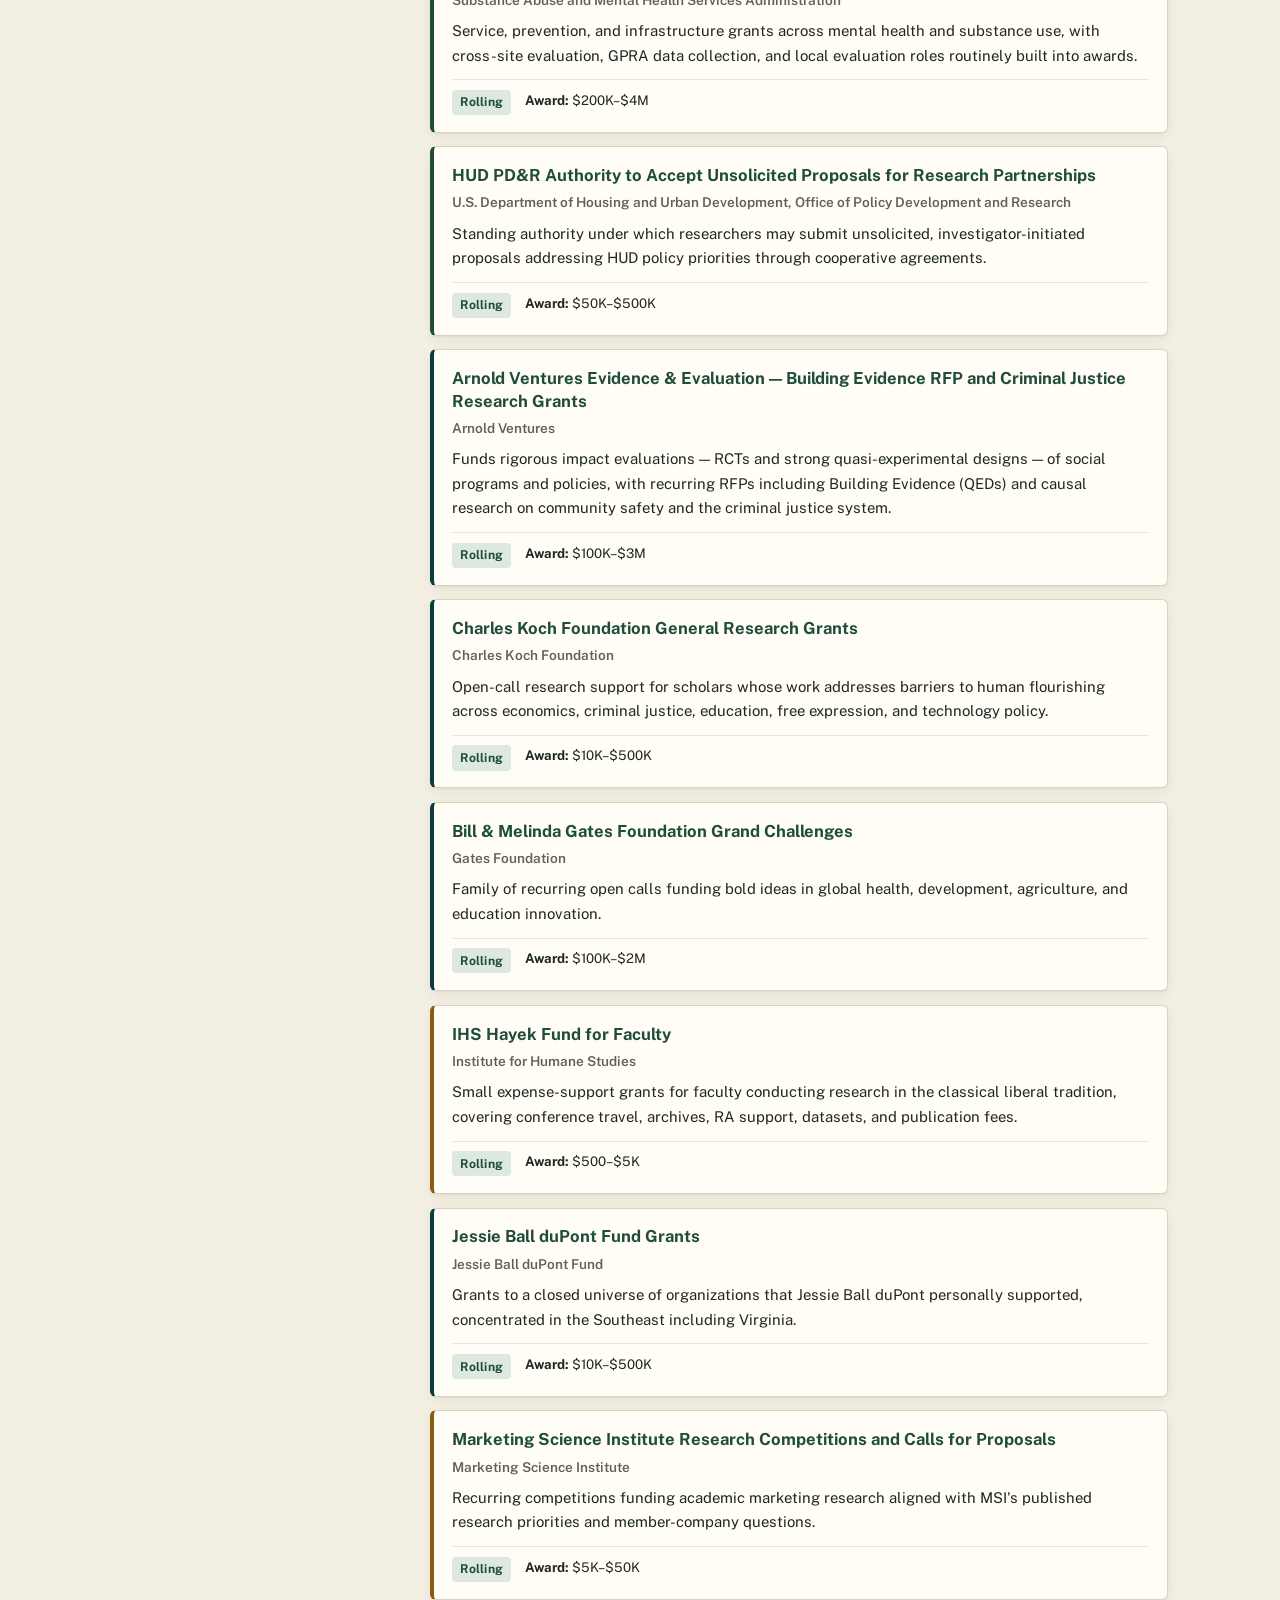
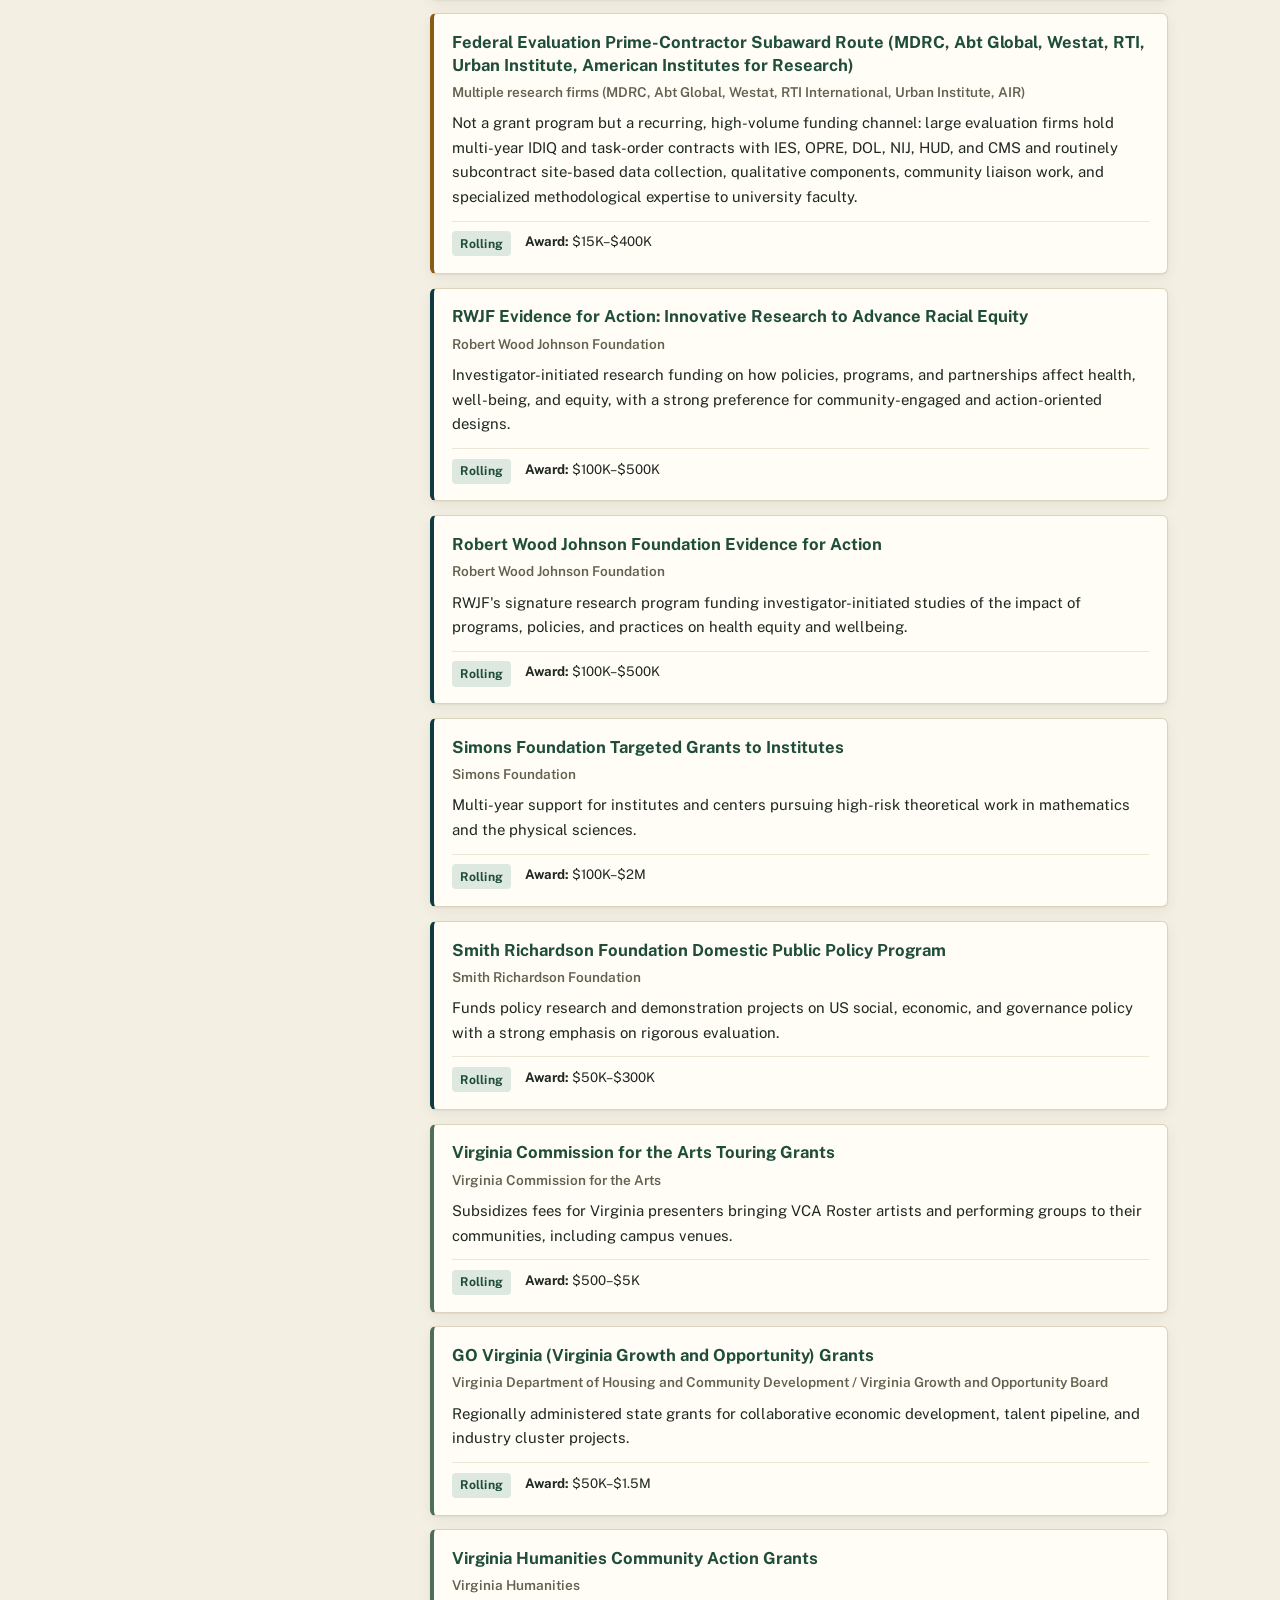
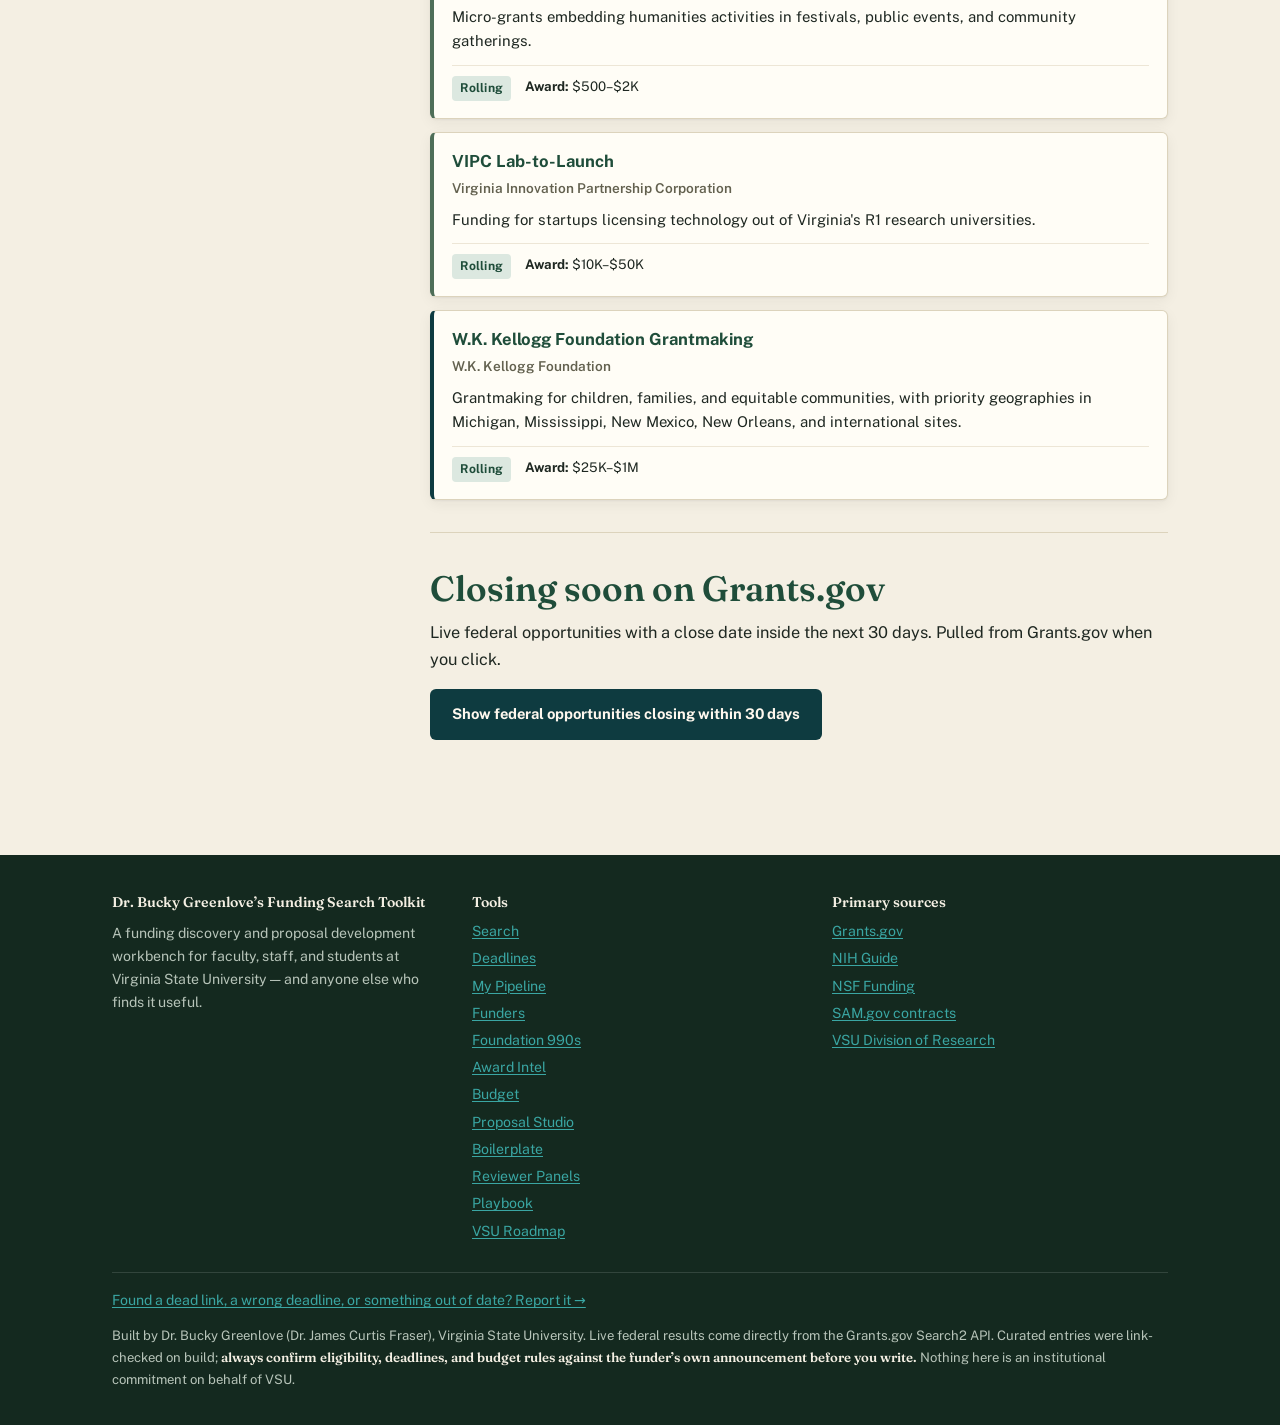
<file: calendar.html>
<!DOCTYPE html>
<html lang="en">
<head>
<meta charset="utf-8">
<meta name="viewport" content="width=device-width,initial-scale=1">
<title>Deadline Calendar — Dr. Bucky Greenlove’s Funding Search Toolkit</title>
<meta name="description" content="Upcoming funding deadlines across federal, foundation, and state programs, with urgency flags, discipline filters, and calendar export.">
<link rel="preconnect" href="https://fonts.googleapis.com"><link rel="preconnect" href="https://fonts.gstatic.com" crossorigin>
<link href="https://fonts.googleapis.com/css2?family=Fraunces:opsz,wght@9..144,600;9..144,700&family=Public+Sans:ital,wght@0,400;0,600;0,700;1,400&display=swap" rel="stylesheet">
<link rel="stylesheet" href="assets/style.css?v=d19586fe">
<link rel="icon" href="data:image/svg+xml,<svg xmlns='http://www.w3.org/2000/svg' viewBox='0 0 100 100'><rect width='100' height='100' rx='12' fill='%2314291F'/><text y='72' x='50' font-size='62' text-anchor='middle' fill='%233AA6A3' font-family='Georgia,serif' font-weight='bold'>G</text></svg>">
</head>
<body>
<a class="skip" href="#main">Skip to main content</a>
<header class="site">
  <div class="wrap"><div class="brandbar">
    <div class="mark" aria-hidden="true">G</div>
    <div class="brandtxt"><strong>Dr. Bucky Greenlove’s Funding Search Toolkit</strong><span>Find it · Vet it · Win it</span></div>
  </div></div>
  <nav class="main" aria-label="Main"><div class="wrap navslot"></div></nav>
</header>

<section class="hero">
  <div class="wrap">
    <p class="kicker">Deadline calendar</p>
    <h1>What is closing, and how long you actually have.</h1>
    <p>Deadlines here are derived from each program’s published cycle. Treat them as planning dates, not authorities — every one links to the funder, and the funder is always right.</p>
  </div>
</section>

<main id="main"><div class="wrap">

  <div class="note warn"><strong>How these dates are produced.</strong> Most recurring programs publish a cycle (“first Tuesday in March,” “LOI in July, full proposal in October”) rather than a single date. This page parses those cycles into the next likely occurrence so you can plan. <strong>Before you build a schedule on any date here, open the funder link and confirm it.</strong> Programs get delayed, restructured, and cancelled — especially in unsettled budget years.</div>

  <div id="profileBar"></div>

  <div class="card" style="margin-bottom:1.4rem">
    <h2 style="margin-top:0;font-size:1.3rem">Subscribe instead of downloading</h2>
    <p style="margin-bottom:.6rem">A downloaded <code>.ics</code> is a snapshot — it never updates. This feed does. Subscribe once and deadlines stay current in Outlook, Google Calendar, or Apple Calendar, with reminders at 30 days and one week.</p>
    <div class="toolbar" style="margin-bottom:.5rem">
      <button class="btn orange sm" id="subCopy">🔗 Copy feed URL</button>
      <a class="btn ghost sm" id="subOpen" href="/.netlify/functions/calendar">Preview the feed</a>
      <span style="font-size:.85rem;color:var(--muted)">Reflects your current discipline and quick filters.</span>
    </div>
    <p style="font-size:.85rem;color:var(--muted);margin:0"><strong>Outlook:</strong> Add calendar → Subscribe from web → paste. <strong>Google:</strong> Other calendars → From URL. <strong>Apple:</strong> File → New Calendar Subscription.</p>
  </div>

  <div class="cols">
    <aside class="card filters" aria-label="Filters">
      <h2 style="margin:0 0 .6rem;font-size:1.05rem">Narrow it down</h2>
      <div class="fgroup" open>
        <label for="win" style="font-weight:700;font-size:.82rem;color:var(--rust);text-transform:uppercase;letter-spacing:.05em">Time window</label>
        <select id="win" style="margin-top:.4rem">
          <option value="60">Next 60 days</option>
          <option value="120" selected>Next 4 months</option>
          <option value="180">Next 6 months</option>
          <option value="365">Next 12 months</option>
        </select>
      </div>
      <details class="fgroup" open><summary>Discipline</summary><div class="opts" id="fFields"></div></details>
      <details class="fgroup" open><summary>Quick filters</summary><div class="opts">
        <label class="opt"><input type="checkbox" id="fHbcu"><span>HBCU / MSI eligible or targeted</span></label>
        <label class="opt"><input type="checkbox" id="fEval"><span>Program evaluation &amp; applied research</span></label>
        <label class="opt"><input type="checkbox" id="fEarly"><span>Early career, postdoc, or student</span></label>
        <label class="opt"><input type="checkbox" id="fSeed"><span>Seed / pilot (under $100K)</span></label>
      </div></details>
      <details class="fgroup" open><summary>Funder type</summary><div class="opts" id="fTypes"></div></details>
    </aside>

    <div>
      <div class="toolbar">
        <span class="count" id="cCount">—</span>
        <span class="spacer"></span>
        <button class="btn ghost sm" id="cIcs">📅 Export all to calendar</button>
        <button class="btn ghost sm" id="cCsv">⬇ CSV</button>
      </div>
      <div id="cal" aria-live="polite"></div>

      <hr>
      <h2 id="rolling">Rolling and always-open programs</h2>
      <p>No deadline pressure — which is exactly why people forget these exist. Several are excellent first targets.</p>
      <div id="rollingList"></div>

      <hr>
      <h2 id="live">Closing soon on Grants.gov</h2>
      <p>Live federal opportunities with a close date inside the next 30 days. Pulled from Grants.gov when you click.</p>
      <button class="btn orange" id="soonGo">Show federal opportunities closing within 30 days</button>
      <div id="soon" style="margin-top:1.2rem"></div>
    </div>
  </div>

</div></main>
<footer class="site"><div class="wrap footslot"></div></footer>
<script src="assets/app.js?v=b8b2bd7e"></script>
<script>
(function(){
'use strict';
var DATA=[],SELF=[],SELT=[];
var MON=['January','February','March','April','May','June','July','August','September','October','November','December'];

function early(p){ return p.career_stage.some(function(s){return ['early-career','postdoc','graduate','undergraduate'].indexOf(s)>=0;}); }
function isEval(p){ return p.fields.indexOf('Program Evaluation')>=0 || /evaluation/i.test(p.blob); }
function match(p){
  if(!TK.profile.matches(p)) return false;
  if(SELF.length && !p.fields.some(function(f){return SELF.indexOf(f)>=0;})) return false;
  if(SELT.length && SELT.indexOf(p.sponsor_type)<0) return false;
  if(document.getElementById('fHbcu').checked && !p.hbcu_msi) return false;
  if(document.getElementById('fEval').checked && !isEval(p)) return false;
  if(document.getElementById('fEarly').checked && !early(p)) return false;
  if(document.getElementById('fSeed').checked && !(p.award_max>0&&p.award_max<100000)) return false;
  return true;
}
function row(p){
  var e=TK.esc, dd=TK.days(p._d);
  var cls=dd<=30?'soon':(dd<=90?'near':'open');
  return '<article class="res '+e(p.sponsor_type)+'">'+
   '<h3><a href="'+e(p.url)+'" target="_blank" rel="noopener">'+e(p.name)+'</a></h3>'+
   '<p class="spons">'+e(p.sponsor)+'</p>'+
   '<div class="meta">'+
     '<span class="due '+cls+'">'+TK.fmtDate(p._d)+' · '+dd+' days</span>'+
     '<span><b>Award:</b> '+e(TK.range(p.award_min,p.award_max))+'</span>'+
     '<span><b>Published cycle:</b> '+e(p.deadline||'—')+'</span>'+
   '</div>'+
   (p.hbcu_msi?'<div class="chips"><span class="chip hbcu">HBCU / MSI</span>'+(isEval(p)?'<span class="chip eval">Evaluation</span>':'')+'</div>':(isEval(p)?'<div class="chips"><span class="chip eval">Evaluation</span></div>':''))+
  '</article>';
}
function render(){
  var win=+document.getElementById('win').value;
  var dated=DATA.filter(function(p){
    if(p._d==='rolling'||!p._d) return false;
    var dd=TK.days(p._d); return dd!=null&&dd>=0&&dd<=win&&match(p);
  }).sort(function(a,b){return a._d-b._d;});

  var groups={},order=[];
  dated.forEach(function(p){
    var k=p._d.getFullYear()+'-'+p._d.getMonth();
    if(!groups[k]){groups[k]=[];order.push(k);}
    groups[k].push(p);
  });
  var html='';
  order.forEach(function(k){
    var parts=k.split('-');
    html+='<h3 style="margin-top:2rem;border-bottom:2px solid var(--rust);padding-bottom:.3rem">'+MON[+parts[1]]+' '+parts[0]+
          ' <span style="font-family:var(--sans);font-size:.85rem;color:var(--muted);font-weight:600">'+groups[k].length+'</span></h3>';
    groups[k].forEach(function(p){html+=row(p);});
  });
  document.getElementById('cal').innerHTML=html||'<div class="empty"><h3>Nothing in this window with these filters.</h3><p>Widen the time window or clear a filter. Many programs publish only a rough cycle, so they appear under “rolling” below.</p></div>';
  document.getElementById('cCount').textContent=dated.length+' deadline'+(dated.length===1?'':'s')+' in the next '+win+' days';
  window._dated=dated;

  var roll=DATA.filter(function(p){ return (p._d==='rolling'||/rolling|continuous|anytime/i.test(p.deadline||''))&&match(p); });
  document.getElementById('rollingList').innerHTML=roll.length?roll.map(function(p){
    return '<article class="res '+TK.esc(p.sponsor_type)+'"><h3><a href="'+TK.esc(p.url)+'" target="_blank" rel="noopener">'+TK.esc(p.name)+'</a></h3>'+
      '<p class="spons">'+TK.esc(p.sponsor)+'</p><p class="desc">'+TK.esc(p.description)+'</p>'+
      '<div class="meta"><span class="due open">Rolling</span><span><b>Award:</b> '+TK.esc(TK.range(p.award_min,p.award_max))+'</span></div></article>';
  }).join(''):'<p style="color:var(--muted)">No rolling programs match the current filters.</p>';
}
function facets(){
  var fc={},tc={};
  DATA.forEach(function(p){ p.fields.forEach(function(f){fc[f]=(fc[f]||0)+1;}); tc[p.sponsor_type]=(tc[p.sponsor_type]||0)+1; });
  var NAMES={federal:'Federal agency',foundation:'Private foundation',state:'State / regional',nonprofit:'Association / nonprofit'};
  document.getElementById('fFields').innerHTML=Object.keys(fc).sort().map(function(f){
    return '<label class="opt"><input type="checkbox" data-fld="'+TK.esc(f)+'"><span>'+TK.esc(f)+'</span><span class="n">'+fc[f]+'</span></label>';
  }).join('');
  document.getElementById('fTypes').innerHTML=Object.keys(tc).sort().map(function(t){
    return '<label class="opt"><input type="checkbox" data-typ="'+TK.esc(t)+'"><span>'+TK.esc(NAMES[t]||t)+'</span><span class="n">'+tc[t]+'</span></label>';
  }).join('');
}
document.addEventListener('change',function(e){
  if(e.target.dataset&&e.target.dataset.fld!=null){
    SELF=[].slice.call(document.querySelectorAll('[data-fld]:checked')).map(function(i){return i.dataset.fld;});
  }
  if(e.target.dataset&&e.target.dataset.typ!=null){
    SELT=[].slice.call(document.querySelectorAll('[data-typ]:checked')).map(function(i){return i.dataset.typ;});
  }
  if(DATA.length){ render(); syncFeed(); }
});
document.getElementById('cIcs').addEventListener('click',function(){
  var L=(window._dated||[]);
  if(!L.length){alert('Nothing to export in this window.');return;}
  TK.ics(L.map(function(p){
    return {date:p._d,title:'Grant deadline: '+p.name,
      desc:p.sponsor+'\n'+TK.range(p.award_min,p.award_max)+'\nPublished cycle: '+(p.deadline||'')+'\n\nThis date is estimated from the program cycle. CONFIRM against the funder page:\n'+p.url,
      url:p.url};
  }),'funding-deadlines.ics');
});
document.getElementById('cCsv').addEventListener('click',function(){
  var L=(window._dated||[]); if(!L.length) return;
  TK.csv(L.map(function(p){
    return {Deadline:TK.fmtDate(p._d),'Days out':TK.days(p._d),Program:p.name,Sponsor:p.sponsor,Type:p.sponsor_type,
            'Award low':p.award_min||'','Award high':p.award_max||'','Published cycle':p.deadline,'HBCU/MSI':p.hbcu_msi?'Yes':'No',URL:p.url};
  }),'funding-deadlines.csv');
});
document.getElementById('soonGo').addEventListener('click',function(){
  var b=this,box=document.getElementById('soon');
  b.disabled=true; b.innerHTML='<span class="spin"></span> Loading from Grants.gov…';
  TK.liveSearch({oppStatuses:'posted',rows:100,eligibilities:'06',sortBy:'closeDate|asc'}).then(function(r){
    b.disabled=false; b.textContent='Refresh';
    var hits=(r.hits||[]).filter(function(o){
      var dd=TK.daysFrom(o.closeDate);
      return dd!=null&&dd>=0&&dd<=30;
    }).sort(function(a,b2){return new Date(a.closeDate)-new Date(b2.closeDate);});
    if(!hits.length){ box.innerHTML='<p style="color:var(--muted)">Nothing open to public institutions of higher education closes in the next 30 days in this pull. Try the full <a href="index.html">live search</a> with different filters.</p>'; return; }
    box.innerHTML=hits.map(function(o){
      var dd=TK.daysFrom(o.closeDate);
      return '<article class="res federal"><h3><a href="'+TK.esc(o.url)+'" target="_blank" rel="noopener">'+TK.esc(o.title)+'</a></h3>'+
        '<p class="spons">'+TK.esc(o.agency)+' · '+TK.esc(o.number)+'</p>'+
        '<div class="meta"><span class="due '+(dd<=14?'soon':'near')+'">Closes '+TK.esc(o.closeDate)+' · '+(dd===0?'today':dd+' days')+'</span>'+
        (o.aln&&o.aln.length?'<span><b>ALN:</b> '+TK.esc(o.aln.join(', '))+'</span>':'')+'</div></article>';
    }).join('');
  }).catch(function(){
    b.disabled=false; b.textContent='Try again';
    box.innerHTML='<div class="note danger">Could not reach Grants.gov right now. You can search directly at <a href="https://grants.gov/search-grants" rel="noopener">grants.gov</a>.</div>';
  });
});
document.getElementById('win').addEventListener('change',function(){render();syncFeed();});

function feedUrl(){
  var q=[];
  if(SELF.length) q.push('fields='+encodeURIComponent(SELF.join(',')));
  if(document.getElementById('fHbcu').checked) q.push('hbcu=1');
  if(document.getElementById('fEval').checked) q.push('eval=1');
  q.push('days='+(+document.getElementById('win').value));
  return location.origin+'/.netlify/functions/calendar'+(q.length?'?'+q.join('&'):'');
}
function syncFeed(){ document.getElementById('subOpen').href=feedUrl(); }
document.getElementById('subCopy').addEventListener('click',function(){
  var b=this;
  navigator.clipboard.writeText(feedUrl()).then(function(){
    var t=b.textContent; b.textContent='Copied ✓';
    setTimeout(function(){b.textContent=t;},2200);
  });
});

TK.load('data/programs.json').then(function(d){
  DATA=d; DATA.forEach(function(p){ p._d=TK.nextDate(p.deadline); });
  TK.profile.mount(function(){ render(); });
  facets(); render(); syncFeed();
}).catch(function(e){
  document.getElementById('cal').innerHTML='<div class="note danger"><strong>Could not load program data.</strong> '+TK.esc(e.message)+'</div>';
});
})();
</script>
</body>
</html>
</file>
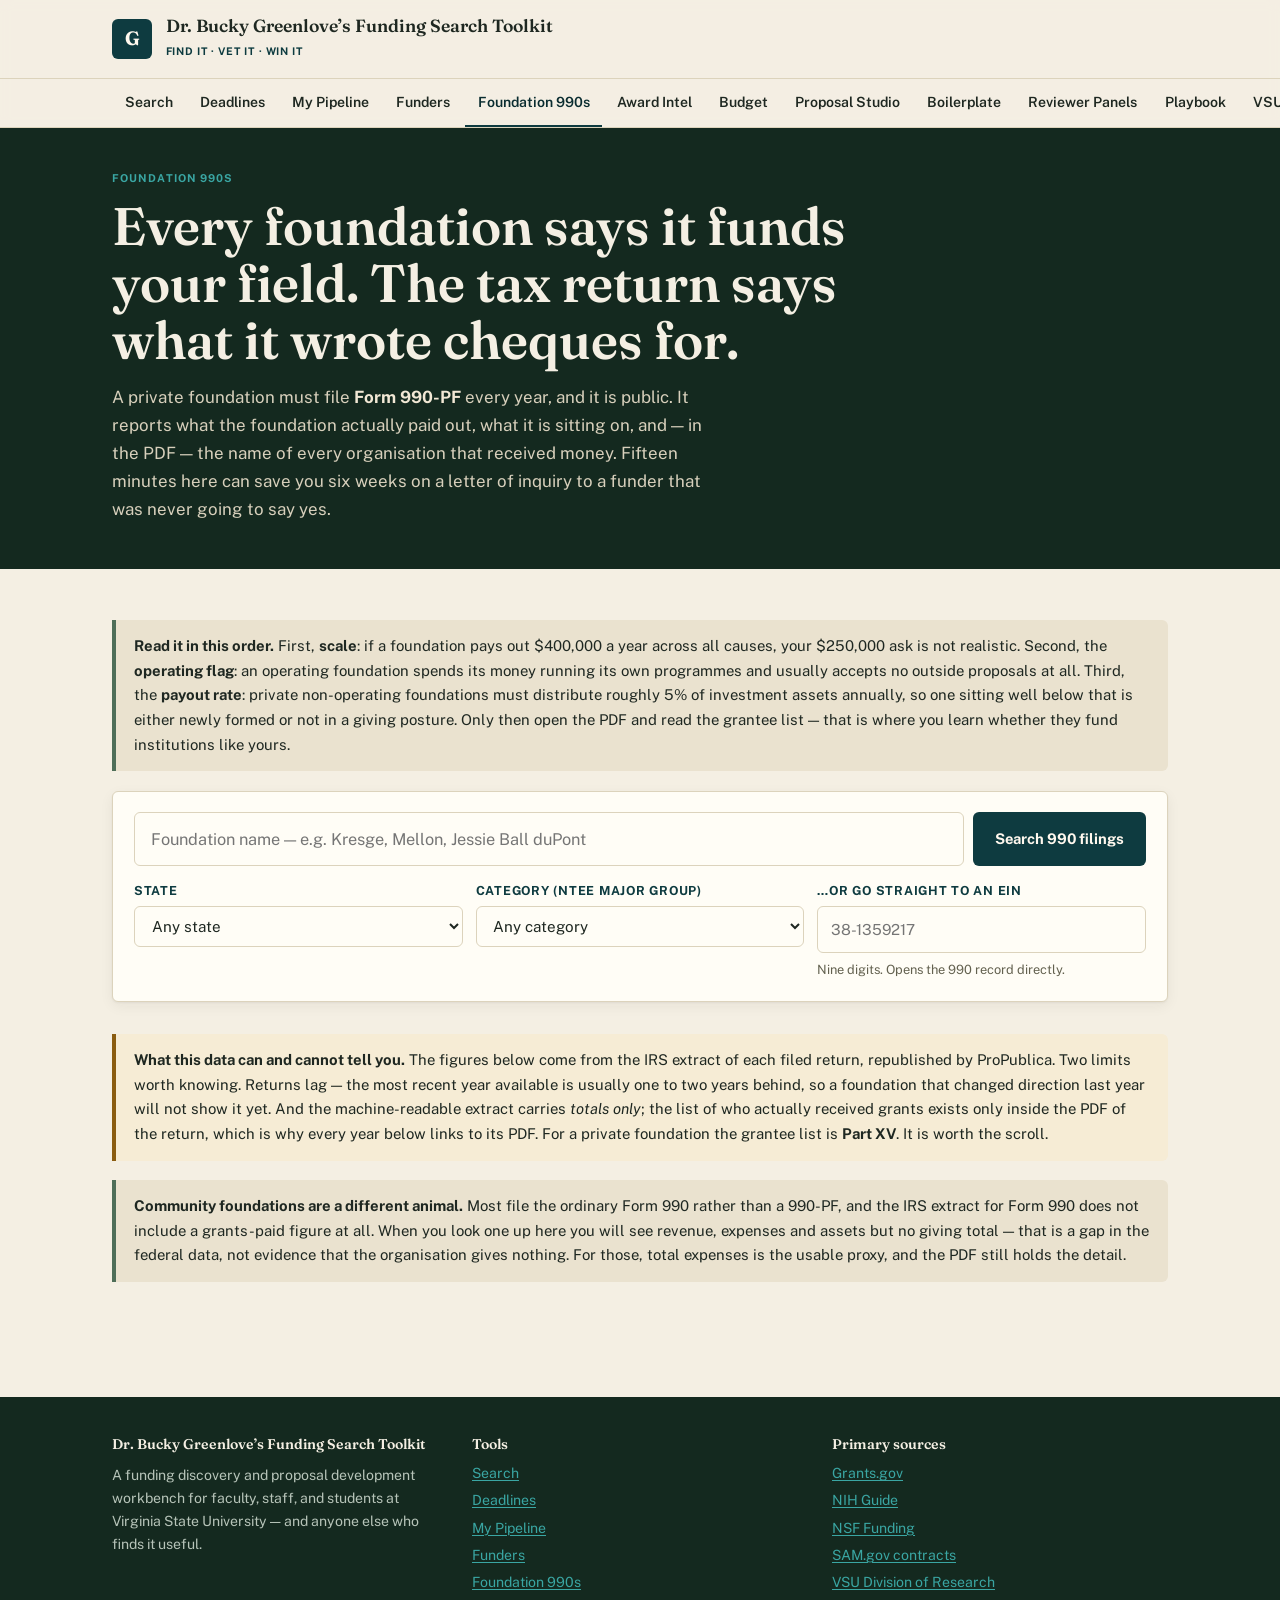
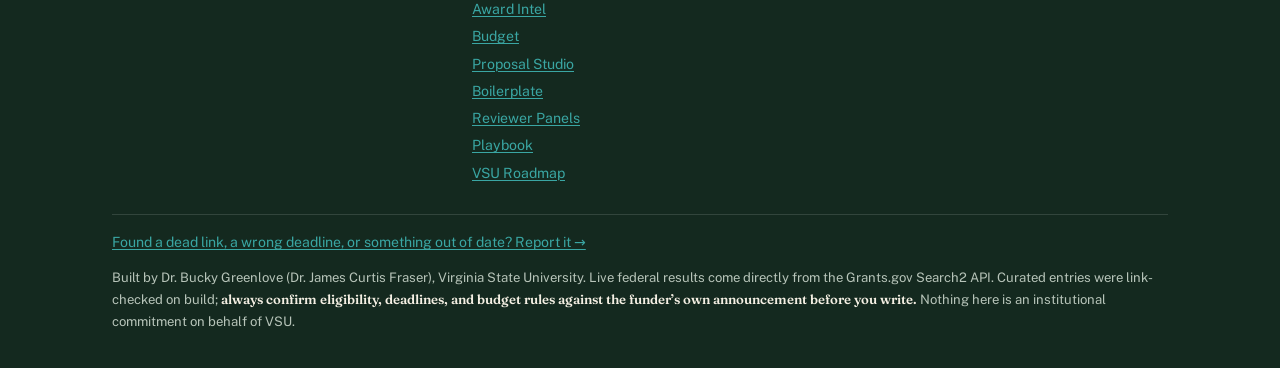
<file: foundations.html>
<!DOCTYPE html>
<html lang="en">
<head>
<meta charset="utf-8">
<meta name="viewport" content="width=device-width,initial-scale=1">
<title>Foundation 990s — Dr. Bucky Greenlove’s Funding Search Toolkit</title>
<meta name="description" content="Vet a private foundation before you write the letter of inquiry: grants actually paid, assets, payout rate, ten-year trend, and a direct link to the 990-PF where every grantee is listed. Live IRS Form 990 data.">
<link rel="preconnect" href="https://fonts.googleapis.com"><link rel="preconnect" href="https://fonts.gstatic.com" crossorigin>
<link href="https://fonts.googleapis.com/css2?family=Fraunces:opsz,wght@9..144,600;9..144,700&family=Public+Sans:ital,wght@0,400;0,600;0,700;1,400&display=swap" rel="stylesheet">
<link rel="stylesheet" href="assets/style.css?v=d19586fe">
<link rel="icon" href="data:image/svg+xml,<svg xmlns='http://www.w3.org/2000/svg' viewBox='0 0 100 100'><rect width='100' height='100' rx='12' fill='%2314291F'/><text y='72' x='50' font-size='62' text-anchor='middle' fill='%233AA6A3' font-family='Georgia,serif' font-weight='bold'>G</text></svg>">
</head>
<body>
<a class="skip" href="#main">Skip to main content</a>
<header class="site">
  <div class="wrap"><div class="brandbar">
    <div class="mark" aria-hidden="true">G</div>
    <div class="brandtxt"><strong>Dr. Bucky Greenlove’s Funding Search Toolkit</strong><span>Find it · Vet it · Win it</span></div>
  </div></div>
  <nav class="main" aria-label="Main"><div class="wrap navslot"></div></nav>
</header>

<section class="hero">
  <div class="wrap">
    <p class="kicker">Foundation 990s</p>
    <h1>Every foundation says it funds your field. The tax return says what it wrote cheques for.</h1>
    <p>A private foundation must file <strong>Form 990-PF</strong> every year, and it is public. It reports what the foundation actually paid out, what it is sitting on, and — in the PDF — the name of every organisation that received money. Fifteen minutes here can save you six weeks on a letter of inquiry to a funder that was never going to say yes.</p>
  </div>
</section>

<main id="main"><div class="wrap">

  <div class="note"><p><strong>Read it in this order.</strong> First, <strong>scale</strong>: if a foundation pays out $400,000 a year across all causes, your $250,000 ask is not realistic. Second, the <strong>operating flag</strong>: an operating foundation spends its money running its own programmes and usually accepts no outside proposals at all. Third, the <strong>payout rate</strong>: private non-operating foundations must distribute roughly 5% of investment assets annually, so one sitting well below that is either newly formed or not in a giving posture. Only then open the PDF and read the grantee list — that is where you learn whether they fund institutions like yours.</p></div>

  <form class="card" id="fSearch" style="margin-bottom:1.2rem">
    <div class="searchbig" style="margin-bottom:.9rem">
      <input type="search" id="qName" placeholder="Foundation name — e.g. Kresge, Mellon, Jessie Ball duPont" aria-label="Search foundations by name">
      <button class="btn orange" type="submit">Search 990 filings</button>
    </div>
    <div class="grid g3" style="gap:.8rem">
      <div>
        <label for="qState">State</label>
        <select id="qState">
          <option value="">Any state</option>
          <option value="VA">Virginia</option>
          <option value="DC">District of Columbia</option>
          <option value="MD">Maryland</option>
          <option value="NC">North Carolina</option>
          <option value="NY">New York</option>
          <option value="PA">Pennsylvania</option>
          <option value="GA">Georgia</option>
          <option value="MI">Michigan</option>
          <option value="IL">Illinois</option>
          <option value="CA">California</option>
          <option value="MA">Massachusetts</option>
          <option value="TX">Texas</option>
          <option value="FL">Florida</option>
          <option value="OH">Ohio</option>
          <option value="IN">Indiana</option>
          <option value="MN">Minnesota</option>
          <option value="NJ">New Jersey</option>
          <option value="WA">Washington</option>
          <option value="TN">Tennessee</option>
          <option value="SC">South Carolina</option>
          <option value="AL">Alabama</option>
          <option value="MS">Mississippi</option>
          <option value="LA">Louisiana</option>
          <option value="MO">Missouri</option>
          <option value="CT">Connecticut</option>
          <option value="CO">Colorado</option>
          <option value="WI">Wisconsin</option>
          <option value="OR">Oregon</option>
          <option value="AZ">Arizona</option>
          <option value="KY">Kentucky</option>
        </select>
      </div>
      <div>
        <label for="qNtee">Category (NTEE major group)</label>
        <select id="qNtee">
          <option value="">Any category</option>
          <option value="2">Education</option>
          <option value="4">Health</option>
          <option value="5">Human services</option>
          <option value="7">Public &amp; societal benefit</option>
          <option value="1">Arts, culture &amp; humanities</option>
          <option value="3">Environment &amp; animals</option>
          <option value="6">International &amp; foreign affairs</option>
          <option value="8">Religion related</option>
          <option value="9">Mutual &amp; membership benefit</option>
        </select>
      </div>
      <div>
        <label for="qEin">…or go straight to an EIN</label>
        <input type="text" id="qEin" placeholder="38-1359217" inputmode="numeric" aria-describedby="einHelp">
        <p id="einHelp" class="fine">Nine digits. Opens the 990 record directly.</p>
      </div>
    </div>
  </form>

  <div id="out" aria-live="polite"></div>

  <div id="detail"></div>

  <div class="note warn" style="margin-top:2rem"><p><strong>What this data can and cannot tell you.</strong> The figures below come from the IRS extract of each filed return, republished by ProPublica. Two limits worth knowing. Returns lag — the most recent year available is usually one to two years behind, so a foundation that changed direction last year will not show it yet. And the machine-readable extract carries <em>totals only</em>; the list of who actually received grants exists only inside the PDF of the return, which is why every year below links to its PDF. For a private foundation the grantee list is <strong>Part XV</strong>. It is worth the scroll.</p></div>

  <div class="note"><p><strong>Community foundations are a different animal.</strong> Most file the ordinary Form 990 rather than a 990-PF, and the IRS extract for Form 990 does not include a grants-paid figure at all. When you look one up here you will see revenue, expenses and assets but no giving total — that is a gap in the federal data, not evidence that the organisation gives nothing. For those, total expenses is the usable proxy, and the PDF still holds the detail.</p></div>

</div></main>

<footer class="site"><div class="wrap footslot"></div></footer>

<script src="assets/app.js?v=b8b2bd7e"></script>
<script>
(function(){
  var out = document.getElementById('out');
  var detail = document.getElementById('detail');
  var LAST = null;

  function api(qs){
    return fetch('/api/foundations?' + qs)
      .then(function(r){ return r.json().then(function(j){ j.__status = r.status; return j; }); })
      .catch(function(){
        /* If the pretty redirect is unavailable, hit the function path directly.
           There is no direct-to-ProPublica fallback: that API sends no CORS
           headers, so the browser would be blocked. */
        return fetch('/.netlify/functions/foundations?' + qs)
          .then(function(r){ return r.json().then(function(j){ j.__status = r.status; return j; }); });
      });
  }

  function busy(el, msg){
    el.innerHTML = '<div class="note"><p>' + TK.esc(msg) + '</p></div>';
  }
  function fail(el, msg){
    el.innerHTML = '<div class="note danger"><p>' + TK.esc(msg) + '</p></div>';
  }

  /* ---------------- search ---------------- */

  function search(){
    var name  = document.getElementById('qName').value.trim();
    var state = document.getElementById('qState').value;
    var ntee  = document.getElementById('qNtee').value;
    if(!name && !state && !ntee){
      fail(out, 'Enter a name, or pick a state or category, before searching.');
      return;
    }
    detail.innerHTML = '';
    busy(out, 'Searching IRS 990 filings…');
    var qs = new URLSearchParams();
    if(name)  qs.set('q', name);
    if(state) qs.set('state', state);
    if(ntee)  qs.set('ntee', ntee);
    api(qs.toString()).then(function(d){
      if(d.error){ fail(out, d.error); return; }
      LAST = d;
      renderResults(d);
    }).catch(function(){
      fail(out, 'Could not reach the 990 lookup service. Try again in a moment.');
    });
  }

  function renderResults(d){
    if(!d.results.length){
      out.innerHTML = '<div class="note warn"><p>No 501(c)(3) organisations matched. Try fewer words — “Kresge” finds more than “The Kresge Foundation of Troy Michigan”.</p></div>';
      return;
    }
    var shown = d.results.length;
    var h = '';
    if(d.broadenedTo){
      h += '<div class="note warn"><p>No exact match for <strong>' + TK.esc(d.query) +
           '</strong>. Showing results for <strong>' + TK.esc(d.broadenedTo) +
           '</strong> instead — the IRS index matches literally, so punctuation and full legal names often miss.</p></div>';
    }
    h += '<p class="lead"><strong>' + d.total.toLocaleString() + '</strong> organisation' +
            (d.total === 1 ? '' : 's') + ' matched. Showing ' + shown +
            (d.pages > 1 ? ' (page ' + (d.page + 1) + ' of ' + d.pages + ')' : '') +
            '. Pick one to pull its filing history.</p>';
    d.results.forEach(function(o){
      h += '<div class="res foundation">' +
             '<h3>' + TK.esc(o.name) + '</h3>' +
             '<p class="spons">' + TK.esc([o.city, o.state].filter(Boolean).join(', ') || 'Location not reported') +
               ' · EIN ' + TK.esc(o.einFormatted) +
               (o.ntee ? ' · NTEE ' + TK.esc(o.ntee) : '') + '</p>' +
             '<div class="meta">' +
               '<button class="btn sm" type="button" data-ein="' + TK.esc(String(o.ein)) + '">Open 990 record</button>' +
               '<a href="https://projects.propublica.org/nonprofits/organizations/' + TK.esc(String(o.ein)) +
                 '" target="_blank" rel="noopener">View on ProPublica</a>' +
             '</div>' +
           '</div>';
    });
    out.innerHTML = h;
    Array.prototype.forEach.call(out.querySelectorAll('button[data-ein]'), function(b){
      b.addEventListener('click', function(){ loadOrg(b.getAttribute('data-ein')); });
    });
  }

  /* ---------------- organisation detail ---------------- */

  function loadOrg(ein){
    busy(detail, 'Pulling filing history…');
    detail.scrollIntoView({ behavior: 'smooth', block: 'start' });
    api('mode=org&ein=' + encodeURIComponent(ein)).then(function(d){
      if(d.error){ fail(detail, d.error); return; }
      renderOrg(d);
    }).catch(function(){
      fail(detail, 'Could not load that record. Try again in a moment.');
    });
  }

  function pct(v){ return v === null || v === undefined ? '—' : v + '%'; }
  function dollars(v){ return v === null || v === undefined ? '—' : (TK.money(v) || '$0'); }

  function renderOrg(d){
    var h = '<h2 style="margin-top:2rem">' + TK.esc(d.name) + '</h2>';
    h += '<p class="lead">' + TK.esc([d.city, d.state].filter(Boolean).join(', ')) +
         ' · EIN ' + TK.esc(d.einFormatted) +
         (d.ntee ? ' · NTEE ' + TK.esc(d.ntee) : '') + '</p>';

    /* The two findings that change whether you should apply at all. */
    if(d.isOperating === true){
      h += '<div class="note danger"><p><strong>This is an operating foundation.</strong> It spends its money running programmes it operates itself. Operating foundations generally do not accept unsolicited proposals. Confirm directly before investing any writing time.</p></div>';
    }
    if(!d.isPrivateFoundation){
      h += '<div class="note warn"><p><strong>Files Form 990, not 990-PF.</strong> ' + TK.esc(d.note) + '</p></div>';
    }
    if(d.grantsToIndividuals === true){
      h += '<div class="note ok"><p>This foundation reports making grants <strong>to individuals</strong> as well as to organisations — relevant if you are looking for fellowship or scholarship support rather than an institutional award.</p></div>';
    }

    h += '<div class="grid g3" style="margin:1.2rem 0">' +
           stat(dollars(d.latestGrantsPaid), 'Grants paid, ' + (d.latestYear || 'latest year')) +
           stat(dollars(d.latestAssets), 'Assets held') +
           stat(pct(d.latestPayoutPct), 'Paid out as share of assets') +
         '</div>';
    h += '<div class="grid g3" style="margin:1.2rem 0">' +
           stat(dollars(d.medianGrantsPaid), 'Median annual giving') +
           stat(d.trendPct === null ? '—' : (d.trendPct > 0 ? '+' : '') + d.trendPct + '%', 'Trend, recent vs. earlier years') +
           stat(String(d.filings.length), 'Years of data available') +
         '</div>';

    if(d.isPrivateFoundation && d.latestPayoutPct !== null && d.latestPayoutPct < 3.5){
      h += '<div class="note warn"><p>Payout is below the ~5% a private non-operating foundation is generally expected to distribute. That can mean a recently established endowment, a year with an unusual asset valuation, or a foundation not currently making new commitments. Worth a phone call before a proposal.</p></div>';
    }

    h += '<h3>Year by year</h3>';
    h += '<table class="tbl"><caption class="sr">Annual financial summary from filed returns</caption><thead><tr>' +
         '<th scope="col">Year</th><th scope="col">Form</th><th scope="col">Grants paid</th>' +
         '<th scope="col">Assets</th><th scope="col">Payout</th><th scope="col">Expenses</th>' +
         '<th scope="col">Return</th></tr></thead><tbody>';
    d.filings.forEach(function(f){
      h += '<tr>' +
             '<td>' + TK.esc(String(f.year || '—')) + '</td>' +
             '<td>' + TK.esc(f.form) + '</td>' +
             '<td>' + (f.grantsPaid === null ? '<span style="color:var(--muted)">not in 990 data</span>' : dollars(f.grantsPaid)) + '</td>' +
             '<td>' + dollars(f.assets) + '</td>' +
             '<td>' + pct(f.payoutPct) + '</td>' +
             '<td>' + dollars(f.expenses) + '</td>' +
             '<td>' + (f.pdf ? '<a href="' + TK.esc(f.pdf) + '" target="_blank" rel="noopener">PDF</a>' : '—') + '</td>' +
           '</tr>';
    });
    h += '</tbody></table>';

    if(d.isPrivateFoundation){
      h += '<div class="note"><p><strong>The grantee list is in the PDF.</strong> Open any year above and find <strong>Part XV, “Supplementary Information — Grants and Contributions Paid During the Year”</strong>. Every recipient is named, with the amount and the stated purpose. Read three years of it and you will know within minutes whether this foundation funds universities, whether it funds outside its home region, and what a typical award actually looks like.</p></div>';
    }

    if(d.pdfOnly.length){
      h += '<h3>Earlier returns (PDF only)</h3><p>These years were filed but have no machine-readable extract. The PDFs still contain the full grantee lists.</p><p>';
      d.pdfOnly.slice(0, 14).forEach(function(f){
        h += '<a class="btn sm ghost" style="margin:.15rem .3rem .15rem 0" href="' + TK.esc(f.pdf) +
             '" target="_blank" rel="noopener">' + TK.esc(String(f.year)) + ' ' + TK.esc(f.form) + '</a>';
      });
      h += '</p>';
    }

    h += '<p style="margin-top:1.4rem"><button class="btn" type="button" id="fCsv">Download this history as CSV</button> ' +
         '<a class="btn ghost" href="' + TK.esc(d.sourceUrl) + '" target="_blank" rel="noopener">Full record on ProPublica</a></p>';
    h += '<p class="fine">Source: ' + TK.esc(d.source) + '. Retrieved ' + TK.esc((d.fetched || '').slice(0, 10)) + '.</p>';

    detail.innerHTML = h;
    document.getElementById('fCsv').addEventListener('click', function(){
      TK.csv(d.filings.map(function(f){
        return {
          Foundation: d.name, EIN: d.einFormatted, Year: f.year, Form: f.form,
          'Grants paid': f.grantsPaid === null ? '' : f.grantsPaid,
          Assets: f.assets === null ? '' : f.assets,
          'Payout %': f.payoutPct === null ? '' : f.payoutPct,
          Expenses: f.expenses === null ? '' : f.expenses,
          'Return PDF': f.pdf || ''
        };
      }), (d.name || 'foundation').toLowerCase().replace(/[^a-z0-9]+/g, '-').slice(0, 40) + '-990s.csv');
    });
  }

  function stat(big, label){
    return '<div class="stat"><b>' + TK.esc(big) + '</b><span>' + TK.esc(label) + '</span></div>';
  }

  /* ---------------- wiring ---------------- */

  document.getElementById('fSearch').addEventListener('submit', function(e){
    e.preventDefault();
    var ein = document.getElementById('qEin').value.replace(/\D/g, '');
    if(ein.length === 9){ out.innerHTML = ''; loadOrg(ein); return; }
    if(ein.length){ fail(out, 'An EIN is nine digits. Leave the box empty to search by name instead.'); return; }
    search();
  });

  /* Deep link: foundations.html?ein=381359217 or ?q=kresge */
  var p = new URLSearchParams(location.search);
  if(p.get('ein')) { document.getElementById('qEin').value = p.get('ein'); loadOrg(p.get('ein').replace(/\D/g,'')); }
  else if(p.get('q')){ document.getElementById('qName').value = p.get('q'); search(); }
})();
</script>
</body>
</html>
</file>
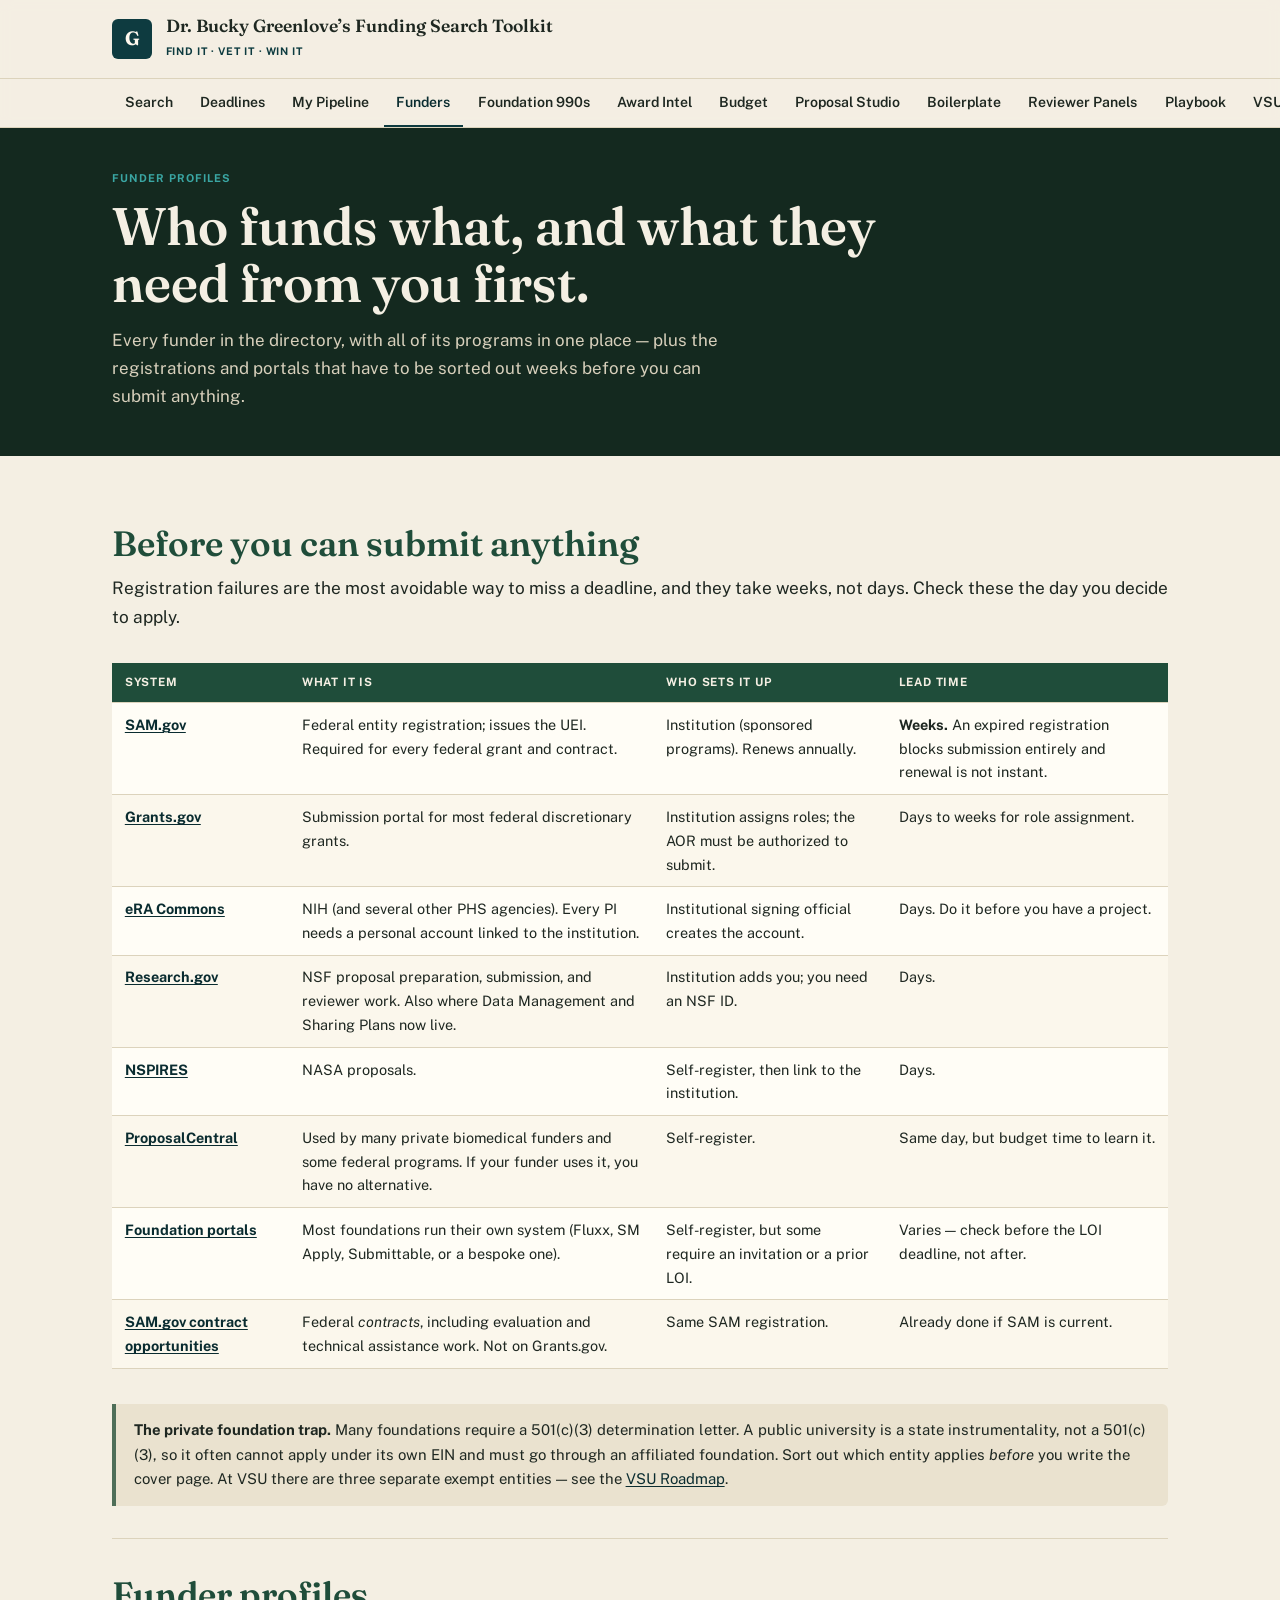
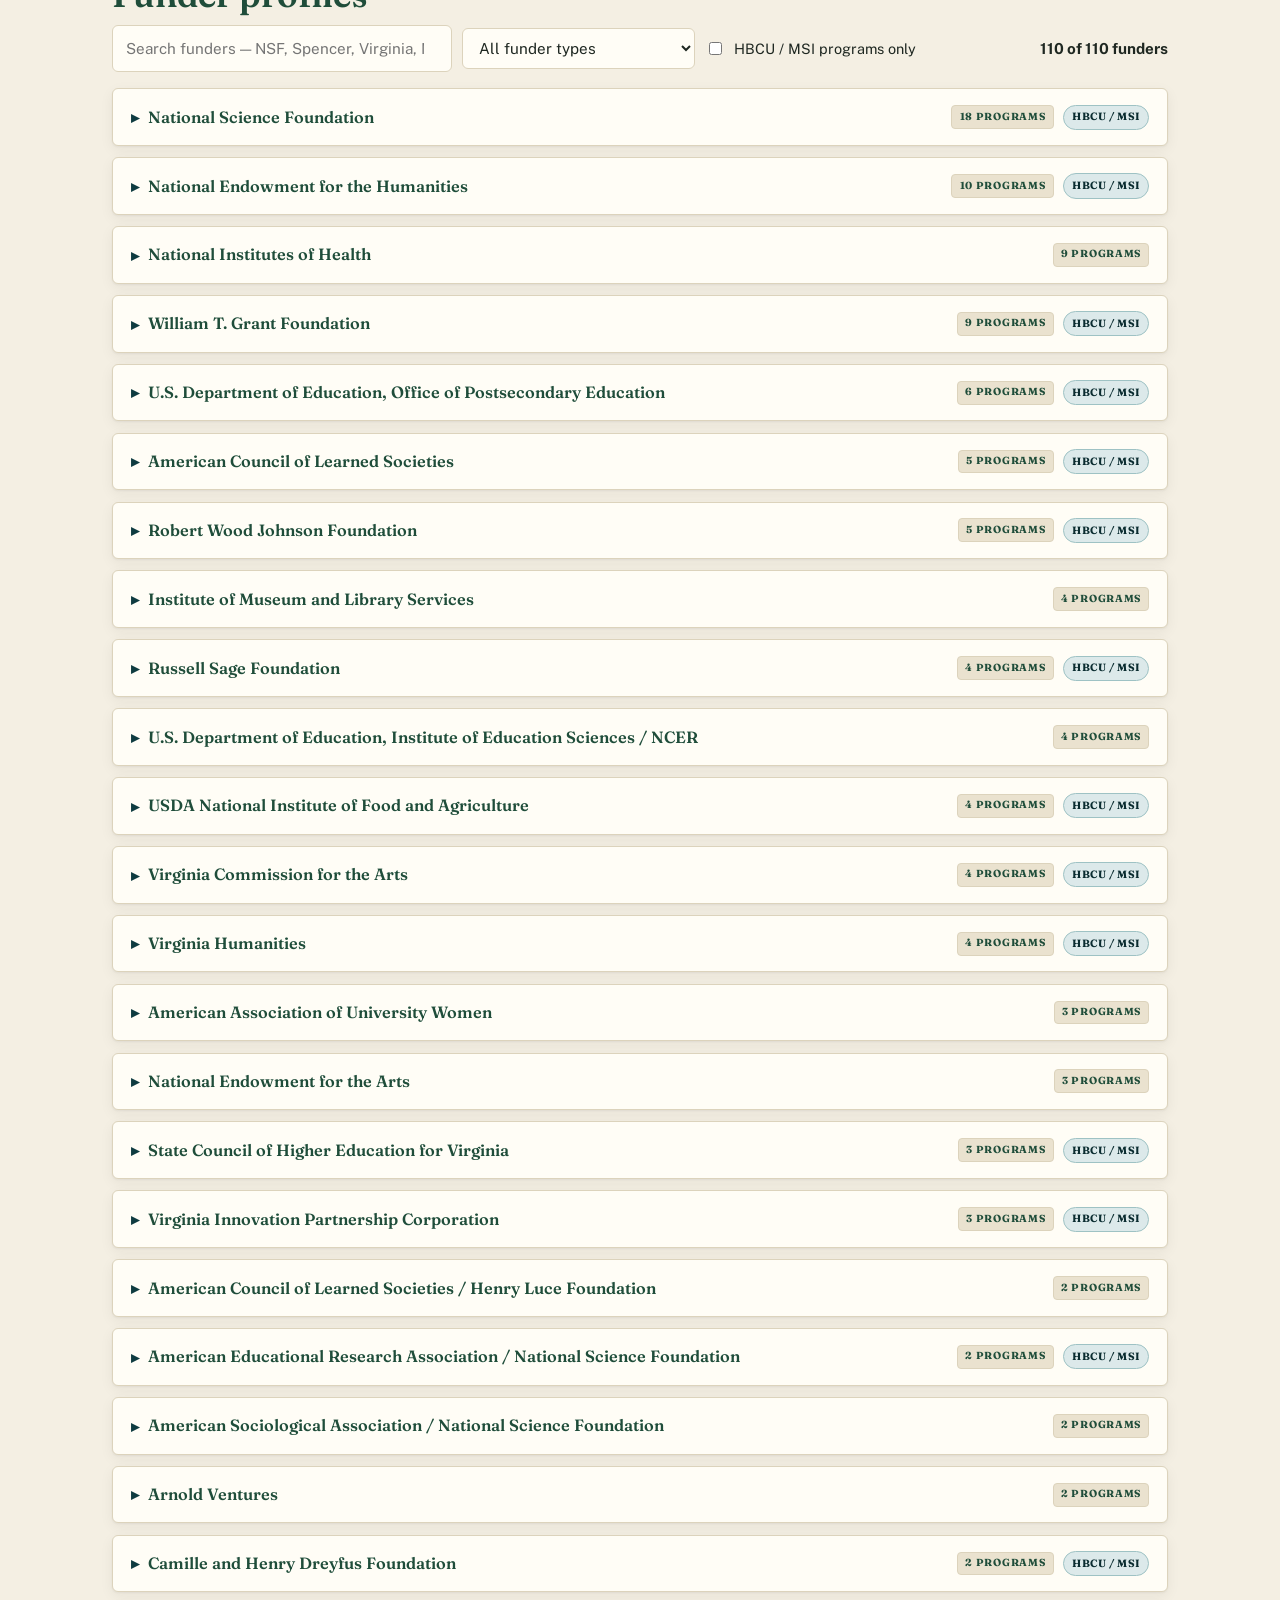
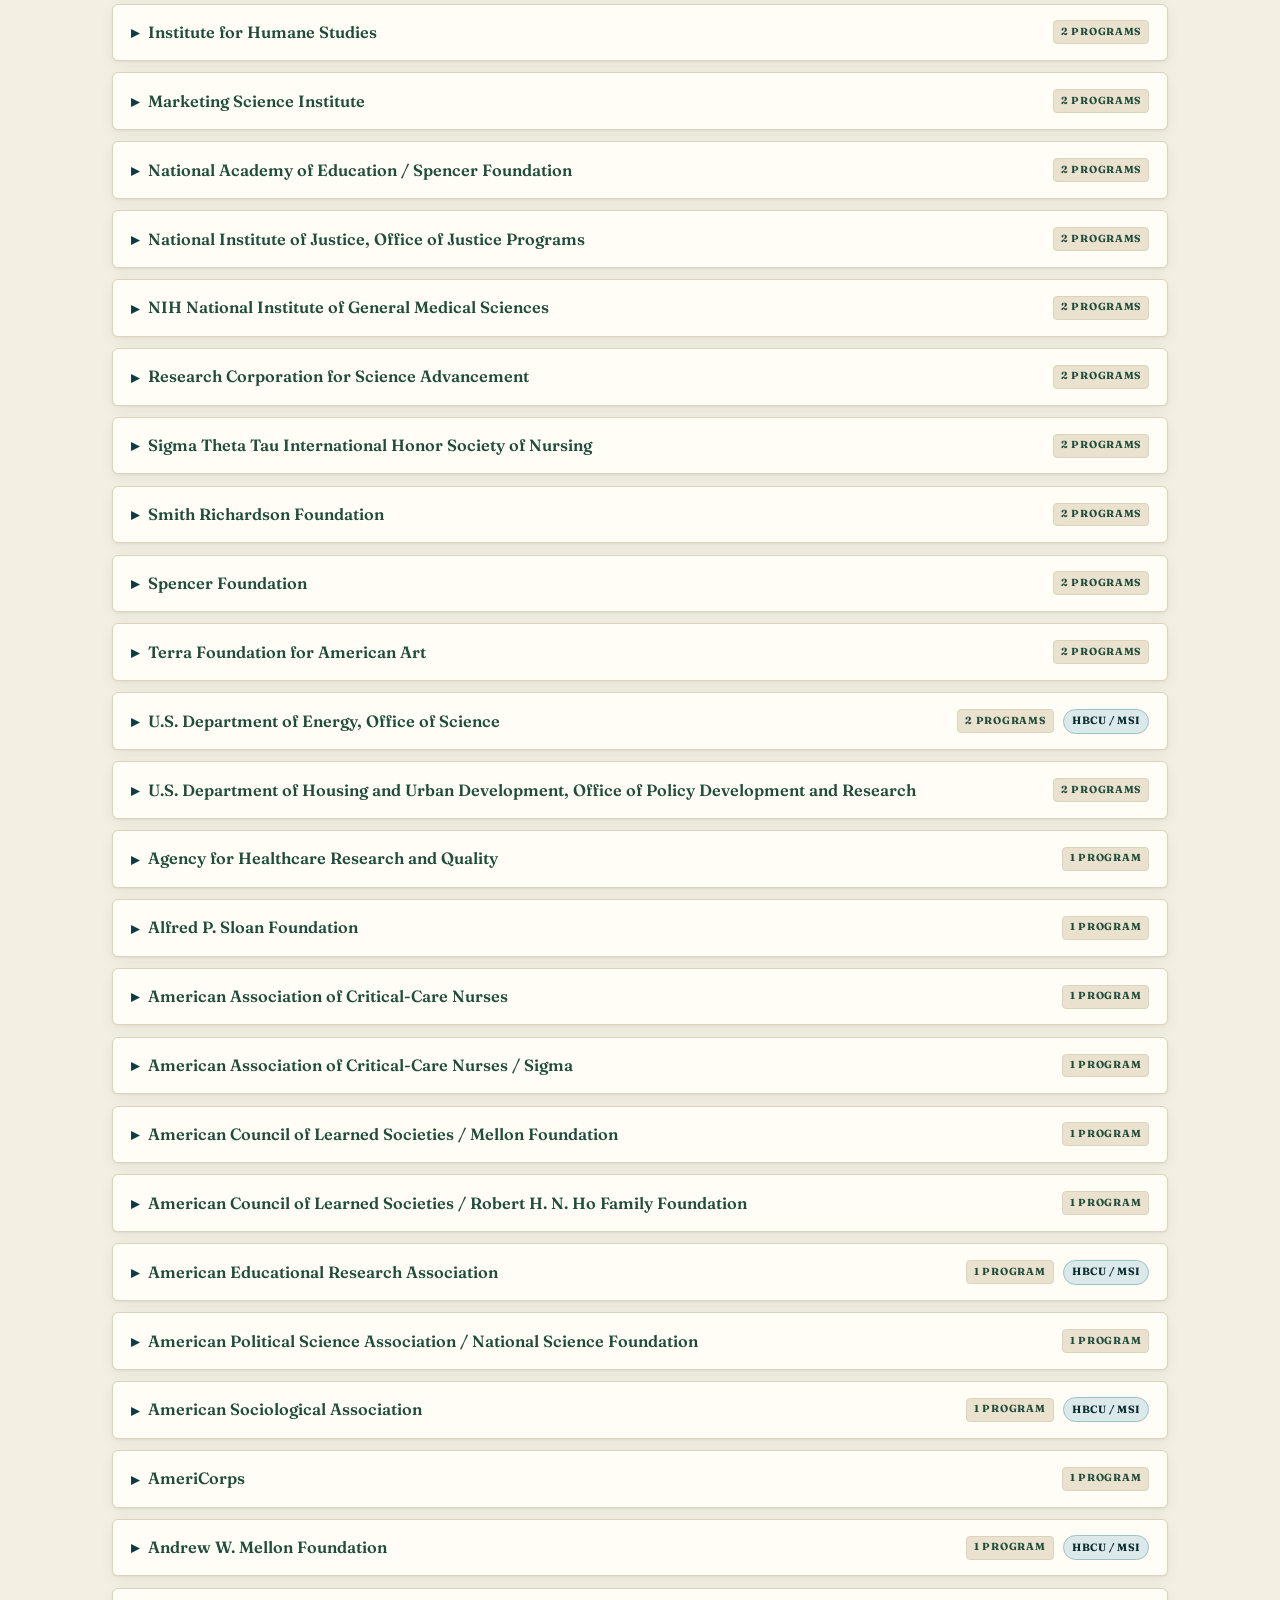
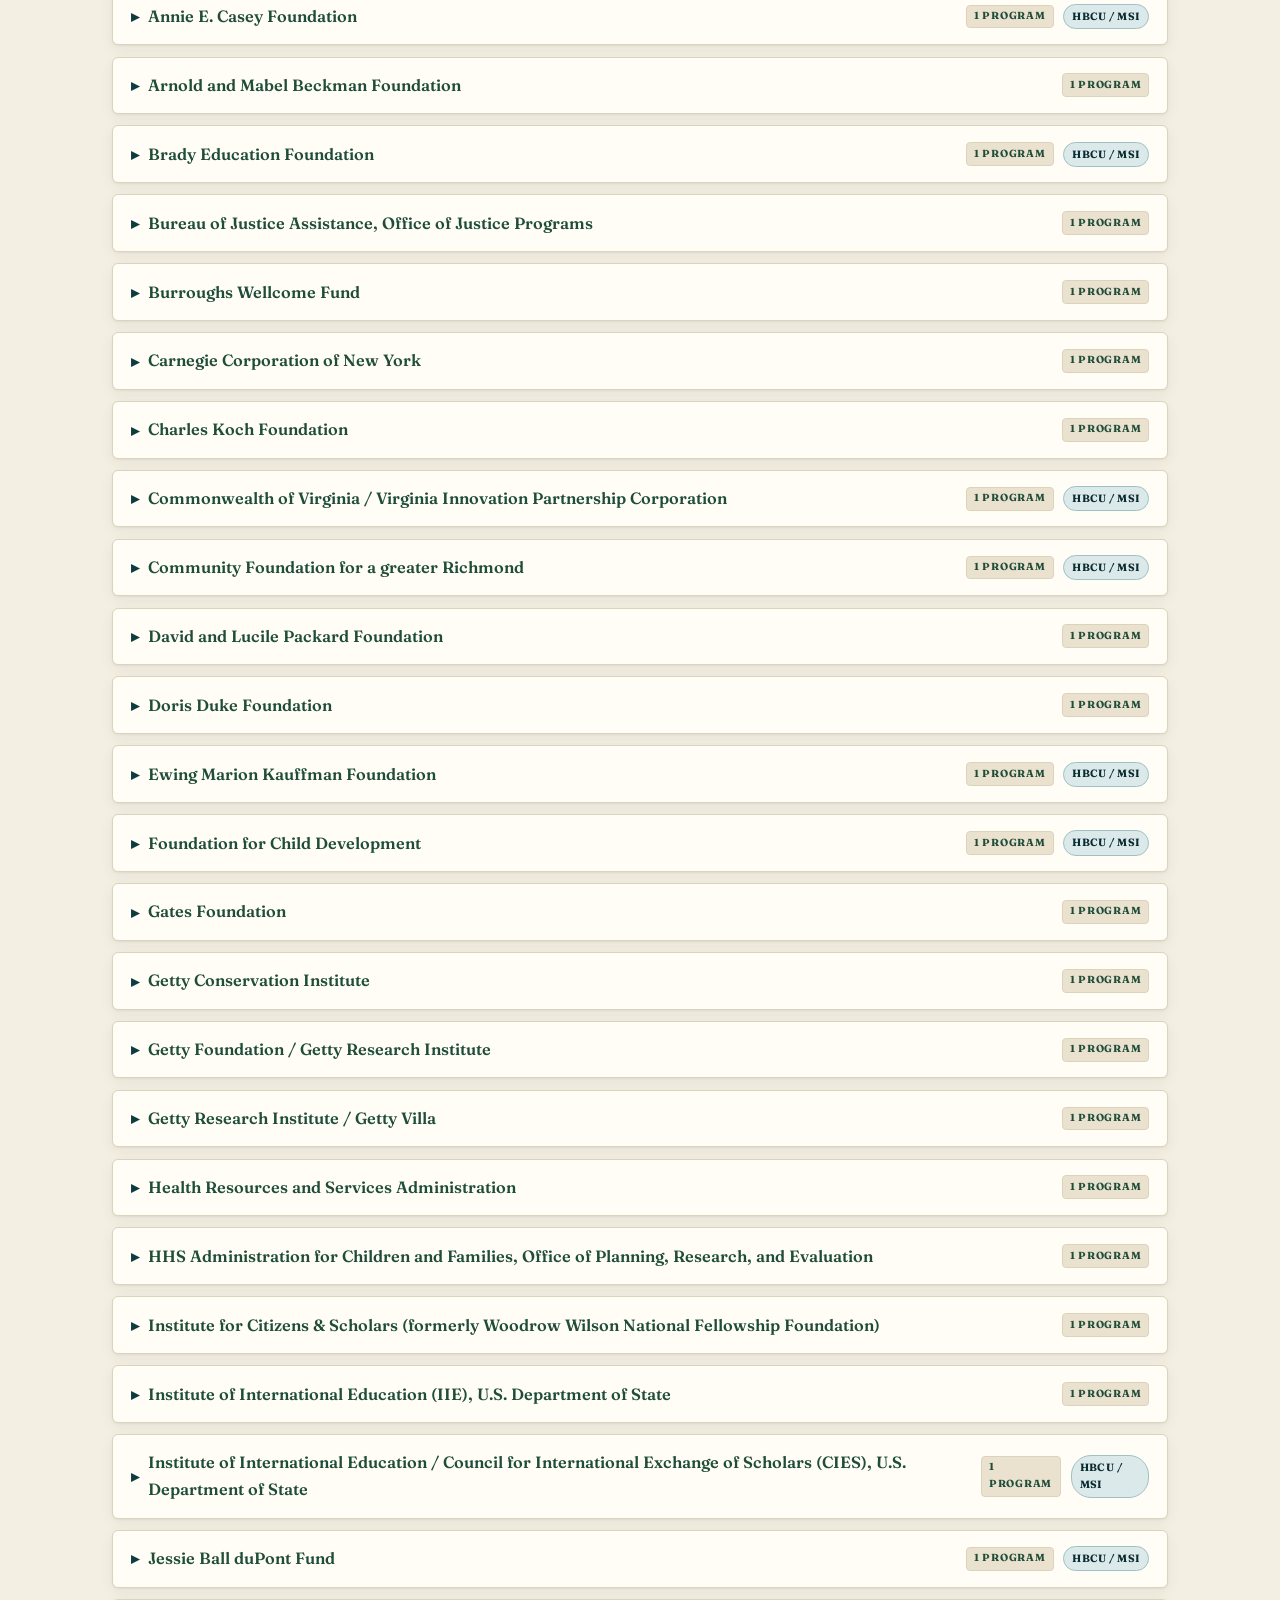
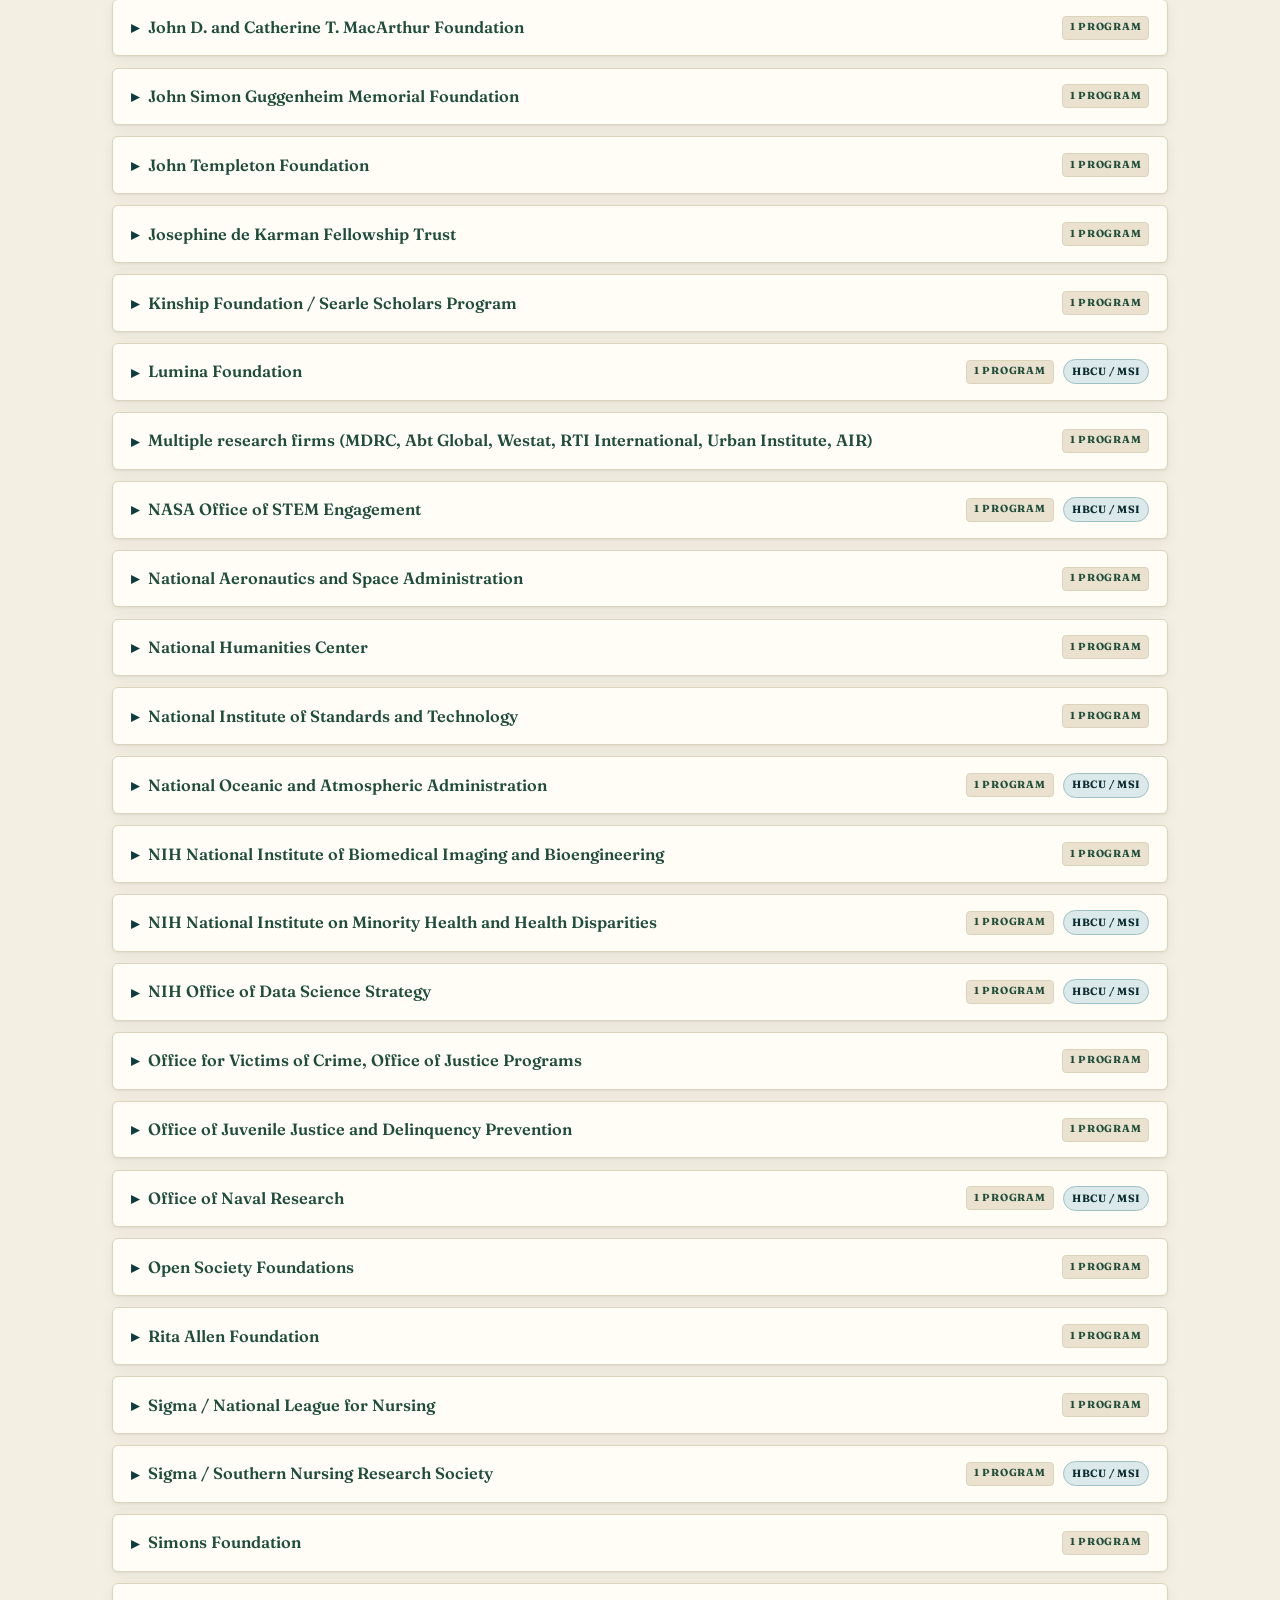
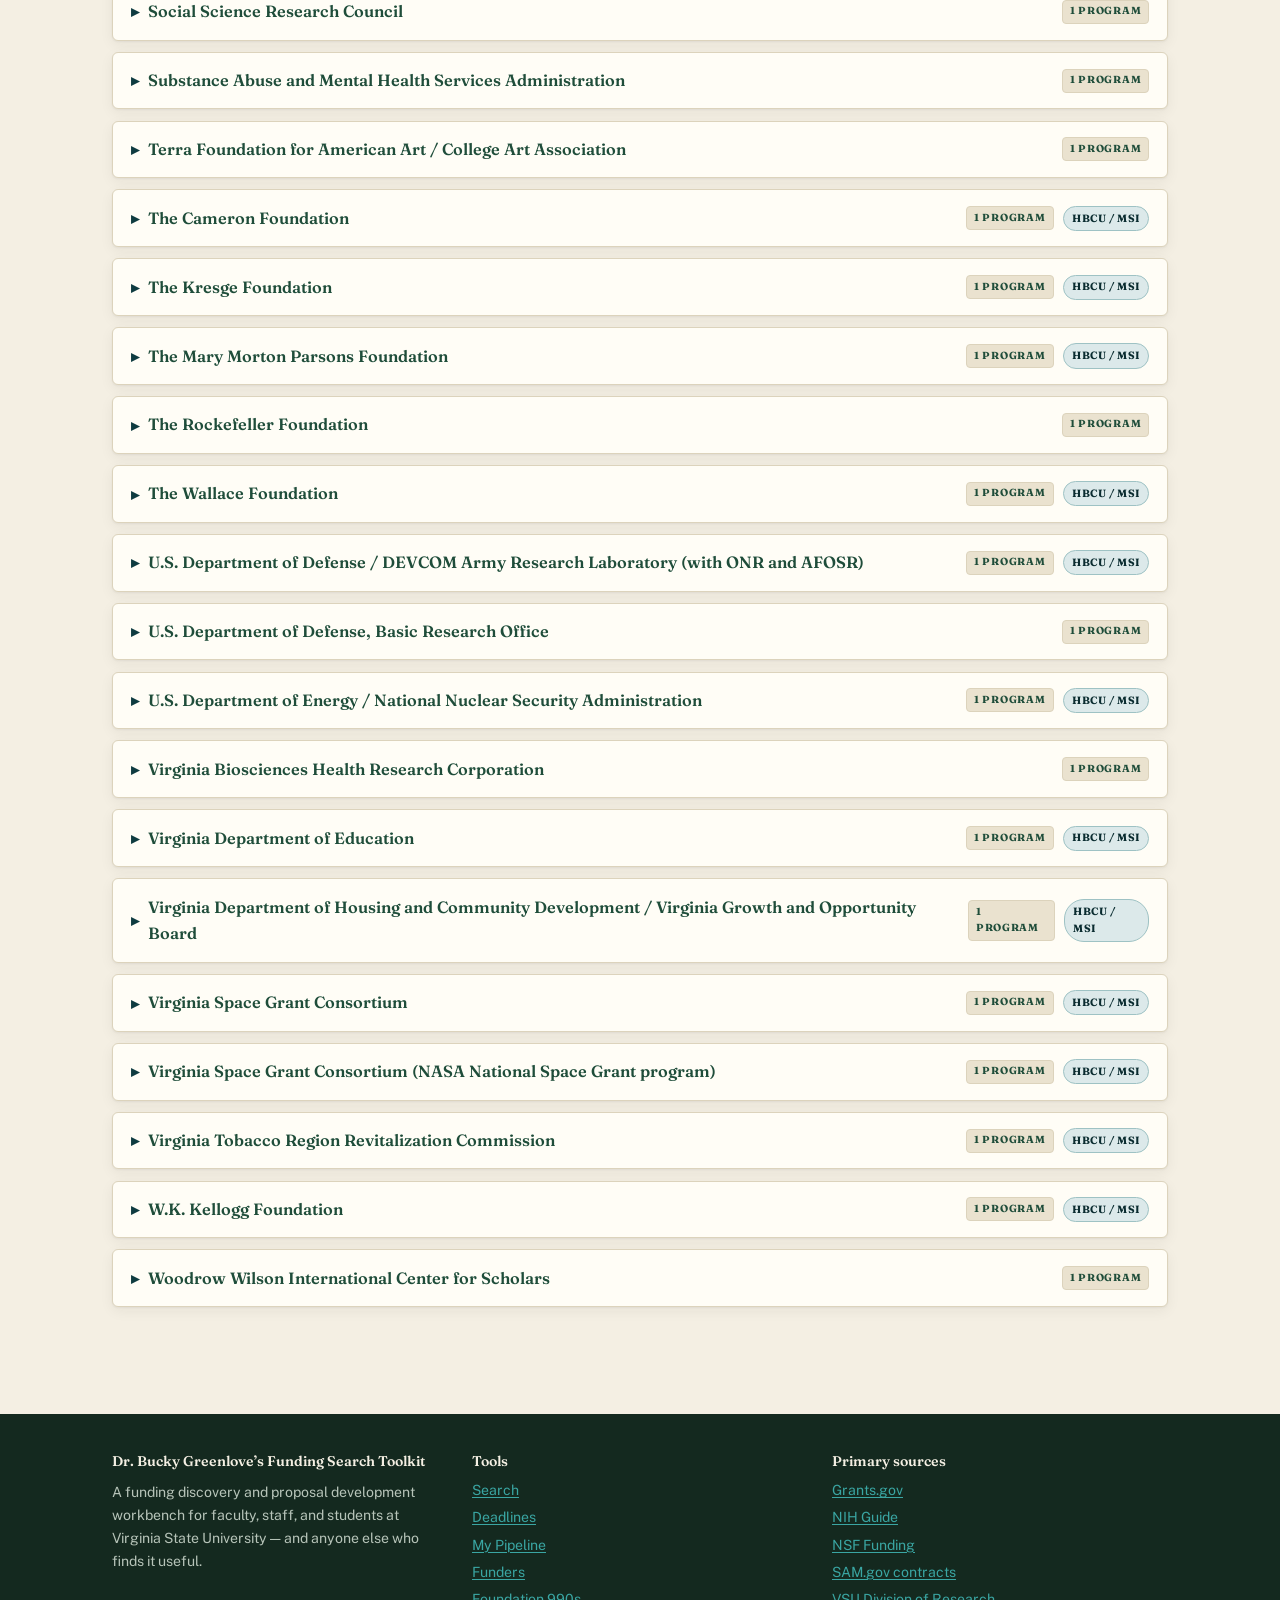
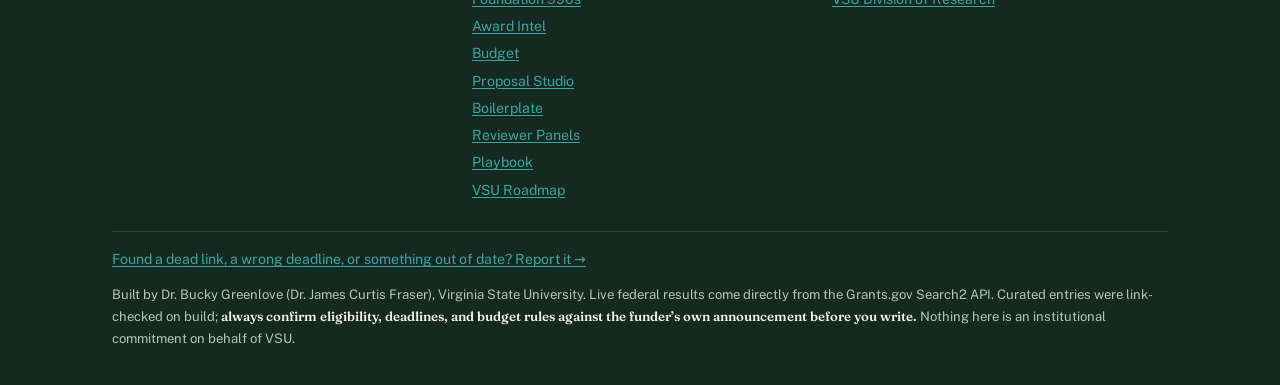
<file: funders.html>
<!DOCTYPE html>
<html lang="en">
<head>
<meta charset="utf-8">
<meta name="viewport" content="width=device-width,initial-scale=1">
<title>Funder Profiles — Dr. Bucky Greenlove’s Funding Search Toolkit</title>
<meta name="description" content="Profiles of every funder in the directory, plus the registration and portal steps each one requires before you can submit.">
<link rel="preconnect" href="https://fonts.googleapis.com"><link rel="preconnect" href="https://fonts.gstatic.com" crossorigin>
<link href="https://fonts.googleapis.com/css2?family=Fraunces:opsz,wght@9..144,600;9..144,700&family=Public+Sans:ital,wght@0,400;0,600;0,700;1,400&display=swap" rel="stylesheet">
<link rel="stylesheet" href="assets/style.css?v=d19586fe">
<link rel="icon" href="data:image/svg+xml,<svg xmlns='http://www.w3.org/2000/svg' viewBox='0 0 100 100'><rect width='100' height='100' rx='12' fill='%2314291F'/><text y='72' x='50' font-size='62' text-anchor='middle' fill='%233AA6A3' font-family='Georgia,serif' font-weight='bold'>G</text></svg>">
</head>
<body>
<a class="skip" href="#main">Skip to main content</a>
<header class="site">
  <div class="wrap"><div class="brandbar">
    <div class="mark" aria-hidden="true">G</div>
    <div class="brandtxt"><strong>Dr. Bucky Greenlove’s Funding Search Toolkit</strong><span>Find it · Vet it · Win it</span></div>
  </div></div>
  <nav class="main" aria-label="Main"><div class="wrap navslot"></div></nav>
</header>

<section class="hero">
  <div class="wrap">
    <p class="kicker">Funder profiles</p>
    <h1>Who funds what, and what they need from you first.</h1>
    <p>Every funder in the directory, with all of its programs in one place — plus the registrations and portals that have to be sorted out weeks before you can submit anything.</p>
  </div>
</section>

<main id="main"><div class="wrap">

  <h2 id="registrations">Before you can submit anything</h2>
  <p class="lead">Registration failures are the most avoidable way to miss a deadline, and they take weeks, not days. Check these the day you decide to apply.</p>

  <div class="scroll"><table class="tbl">
    <thead><tr><th>System</th><th>What it is</th><th>Who sets it up</th><th>Lead time</th></tr></thead>
    <tbody>
      <tr><td><b><a href="https://sam.gov/" rel="noopener">SAM.gov</a></b></td><td>Federal entity registration; issues the UEI. Required for every federal grant and contract.</td><td>Institution (sponsored programs). Renews annually.</td><td><b>Weeks.</b> An expired registration blocks submission entirely and renewal is not instant.</td></tr>
      <tr><td><b><a href="https://grants.gov/applicants/registration" rel="noopener">Grants.gov</a></b></td><td>Submission portal for most federal discretionary grants.</td><td>Institution assigns roles; the AOR must be authorized to submit.</td><td>Days to weeks for role assignment.</td></tr>
      <tr><td><b><a href="https://public.era.nih.gov/commons/" rel="noopener">eRA Commons</a></b></td><td>NIH (and several other PHS agencies). Every PI needs a personal account linked to the institution.</td><td>Institutional signing official creates the account.</td><td>Days. Do it before you have a project.</td></tr>
      <tr><td><b><a href="https://www.research.gov/" rel="noopener">Research.gov</a></b></td><td>NSF proposal preparation, submission, and reviewer work. Also where Data Management and Sharing Plans now live.</td><td>Institution adds you; you need an NSF ID.</td><td>Days.</td></tr>
      <tr><td><b><a href="https://nspires.nasaprs.com/" rel="noopener">NSPIRES</a></b></td><td>NASA proposals.</td><td>Self-register, then link to the institution.</td><td>Days.</td></tr>
      <tr><td><b><a href="https://proposalcentral.com/" rel="noopener">ProposalCentral</a></b></td><td>Used by many private biomedical funders and some federal programs. If your funder uses it, you have no alternative.</td><td>Self-register.</td><td>Same day, but budget time to learn it.</td></tr>
      <tr><td><b><a href="https://www.fluidreview.com/" rel="noopener">Foundation portals</a></b></td><td>Most foundations run their own system (Fluxx, SM Apply, Submittable, or a bespoke one).</td><td>Self-register, but some require an invitation or a prior LOI.</td><td>Varies — check before the LOI deadline, not after.</td></tr>
      <tr><td><b><a href="https://sam.gov/search/" rel="noopener">SAM.gov contract opportunities</a></b></td><td>Federal <em>contracts</em>, including evaluation and technical assistance work. Not on Grants.gov.</td><td>Same SAM registration.</td><td>Already done if SAM is current.</td></tr>
    </tbody>
  </table></div>

  <div class="note"><strong>The private foundation trap.</strong> Many foundations require a 501(c)(3) determination letter. A public university is a state instrumentality, not a 501(c)(3), so it often cannot apply under its own EIN and must go through an affiliated foundation. Sort out which entity applies <em>before</em> you write the cover page. At VSU there are three separate exempt entities — see the <a href="vsu.html#facts">VSU Roadmap</a>.</div>

  <hr>

  <h2 id="profiles">Funder profiles</h2>
  <div class="toolbar">
    <label for="fq" class="sr">Search funders</label>
    <input type="search" id="fq" placeholder="Search funders — NSF, Spencer, Virginia, NIH…" style="max-width:340px">
    <label for="ft" class="sr">Filter by type</label>
    <select id="ft" style="width:auto">
      <option value="">All funder types</option>
      <option value="federal">Federal agencies</option>
      <option value="foundation">Private foundations</option>
      <option value="state">State &amp; regional</option>
      <option value="nonprofit">Associations &amp; nonprofits</option>
    </select>
    <label class="opt" style="margin:0"><input type="checkbox" id="fh"><span style="font-size:.9rem">HBCU / MSI programs only</span></label>
    <span class="spacer"></span>
    <span class="count" id="fcount"></span>
  </div>
  <div id="funders"></div>

</div></main>
<footer class="site"><div class="wrap footslot"></div></footer>
<script src="assets/app.js?v=b8b2bd7e"></script>
<script>
(function(){
'use strict';
var DATA=[],GROUPS=[];
var TYPE={federal:'Federal agency',foundation:'Private foundation',state:'State / regional',nonprofit:'Association / nonprofit'};

function group(){
  var m={};
  DATA.forEach(function(p){
    var k=p.sponsor;
    if(!m[k]) m[k]={sponsor:k,type:p.sponsor_type,programs:[],fields:{},hbcu:0,min:null,max:0,rolling:0,ein:'',einName:''};
    var g=m[k];
    if(p.ein&&!g.ein){ g.ein=p.ein; g.einName=p.ein_name||''; }
    g.programs.push(p);
    p.fields.forEach(function(f){g.fields[f]=(g.fields[f]||0)+1;});
    if(p.hbcu_msi) g.hbcu++;
    if(p.award_min&&(g.min===null||p.award_min<g.min)) g.min=p.award_min;
    if(p.award_max>g.max) g.max=p.award_max;
    if(p._d==='rolling') g.rolling++;
  });
  GROUPS=Object.keys(m).map(function(k){return m[k];})
    .sort(function(a,b){ return b.programs.length-a.programs.length || a.sponsor.localeCompare(b.sponsor); });
}
function block(g){
  var e=TK.esc;
  var topFields=Object.keys(g.fields).sort(function(a,b){return g.fields[b]-g.fields[a];}).slice(0,6);
  var next=g.programs.map(function(p){return p._d;}).filter(function(d){return d&&d!=='rolling'&&TK.days(d)>=0;})
            .sort(function(a,b){return a-b;})[0];
  return '<details class="acc" data-blob="'+e((g.sponsor+' '+topFields.join(' ')+' '+g.programs.map(function(p){return p.name;}).join(' ')).toLowerCase())+'" data-type="'+e(g.type)+'" data-hbcu="'+(g.hbcu?1:0)+'">'+
   '<summary>'+e(g.sponsor)+
     '<span class="badge" style="margin-left:auto">'+g.programs.length+' program'+(g.programs.length===1?'':'s')+'</span>'+
     (g.hbcu?'<span class="chip hbcu">HBCU / MSI</span>':'')+
   '</summary><div class="body">'+
     '<div class="grid g3" style="gap:.8rem;margin-bottom:1rem">'+
       '<div class="stat" style="box-shadow:none"><b style="font-size:1.3rem">'+e(TK.range(g.min||0,g.max))+'</b><span>award range across programs</span></div>'+
       '<div class="stat" style="box-shadow:none"><b style="font-size:1.3rem">'+(next?e(TK.fmtDate(next)):'—')+'</b><span>next deadline in the directory</span></div>'+
       '<div class="stat" style="box-shadow:none"><b style="font-size:1.3rem">'+e(TYPE[g.type]||g.type)+'</b><span>funder type</span></div>'+
     '</div>'+
     (topFields.length?'<div class="chips" style="margin-bottom:1rem">'+topFields.map(function(f){return '<span class="chip">'+e(f)+'</span>';}).join('')+'</div>':'')+
     /* For a private foundation or nonprofit we know the EIN of, jump
        straight to what it actually paid out rather than what it says. */
     (g.ein?'<p style="margin:0 0 1rem"><a class="btn sm" href="foundations.html?ein='+e(g.ein)+'">See what they actually fund →</a><span class="fine" style="display:inline-block;margin-left:.6rem">IRS Form 990 record'+(g.einName&&g.einName.toLowerCase()!==g.sponsor.toLowerCase()?' — filed as “'+e(g.einName)+'”':'')+'</span></p>':'')+
     '<h3>Programs</h3>'+
     '<div class="scroll"><table class="tbl"><thead><tr><th>Program</th><th style="width:110px">Award</th><th style="width:190px">Deadline</th><th style="width:90px">Cycle</th></tr></thead><tbody>'+
     g.programs.sort(function(a,b){return a.name.localeCompare(b.name);}).map(function(p){
       return '<tr><td><a href="'+e(p.url)+'" target="_blank" rel="noopener"><b>'+e(p.name)+'</b></a>'+
              '<div style="font-size:.86rem;color:var(--muted);margin-top:.2rem">'+e(p.description)+'</div>'+
              (p.eligibility?'<div style="font-size:.82rem;color:var(--ink);margin-top:.3rem"><b>Eligibility:</b> '+e(p.eligibility)+'</div>':'')+
              (p.hbcu_msi?'<div class="chips" style="margin-top:.35rem"><span class="chip hbcu">HBCU / MSI</span></div>':'')+
              '</td><td>'+e(TK.range(p.award_min,p.award_max))+'</td><td>'+e(p.deadline||'—')+'</td><td>'+e(p.cadence||'—')+'</td></tr>';
     }).join('')+
     '</tbody></table></div>'+
   '</div></details>';
}
function render(){
  var q=document.getElementById('fq').value.trim().toLowerCase();
  var t=document.getElementById('ft').value;
  var h=document.getElementById('fh').checked;
  var L=GROUPS.filter(function(g){
    if(t&&g.type!==t) return false;
    if(h&&!g.hbcu) return false;
    if(q){
      var blob=(g.sponsor+' '+g.programs.map(function(p){return p.name+' '+p.blob;}).join(' ')).toLowerCase();
      if(blob.indexOf(q)<0) return false;
    }
    return true;
  });
  document.getElementById('funders').innerHTML=L.length?L.map(block).join(''):'<div class="empty"><h3>No funders matched.</h3></div>';
  document.getElementById('fcount').textContent=L.length+' of '+GROUPS.length+' funders';
}
['fq','ft','fh'].forEach(function(id){
  document.getElementById(id).addEventListener(id==='fq'?'input':'change',render);
});
TK.load('data/programs.json').then(function(d){
  DATA=d; DATA.forEach(function(p){ p._d=TK.nextDate(p.deadline); });
  group(); render();
}).catch(function(e){
  document.getElementById('funders').innerHTML='<div class="note danger"><strong>Could not load funder data.</strong> '+TK.esc(e.message)+'</div>';
});
})();
</script>
</body>
</html>
</file>
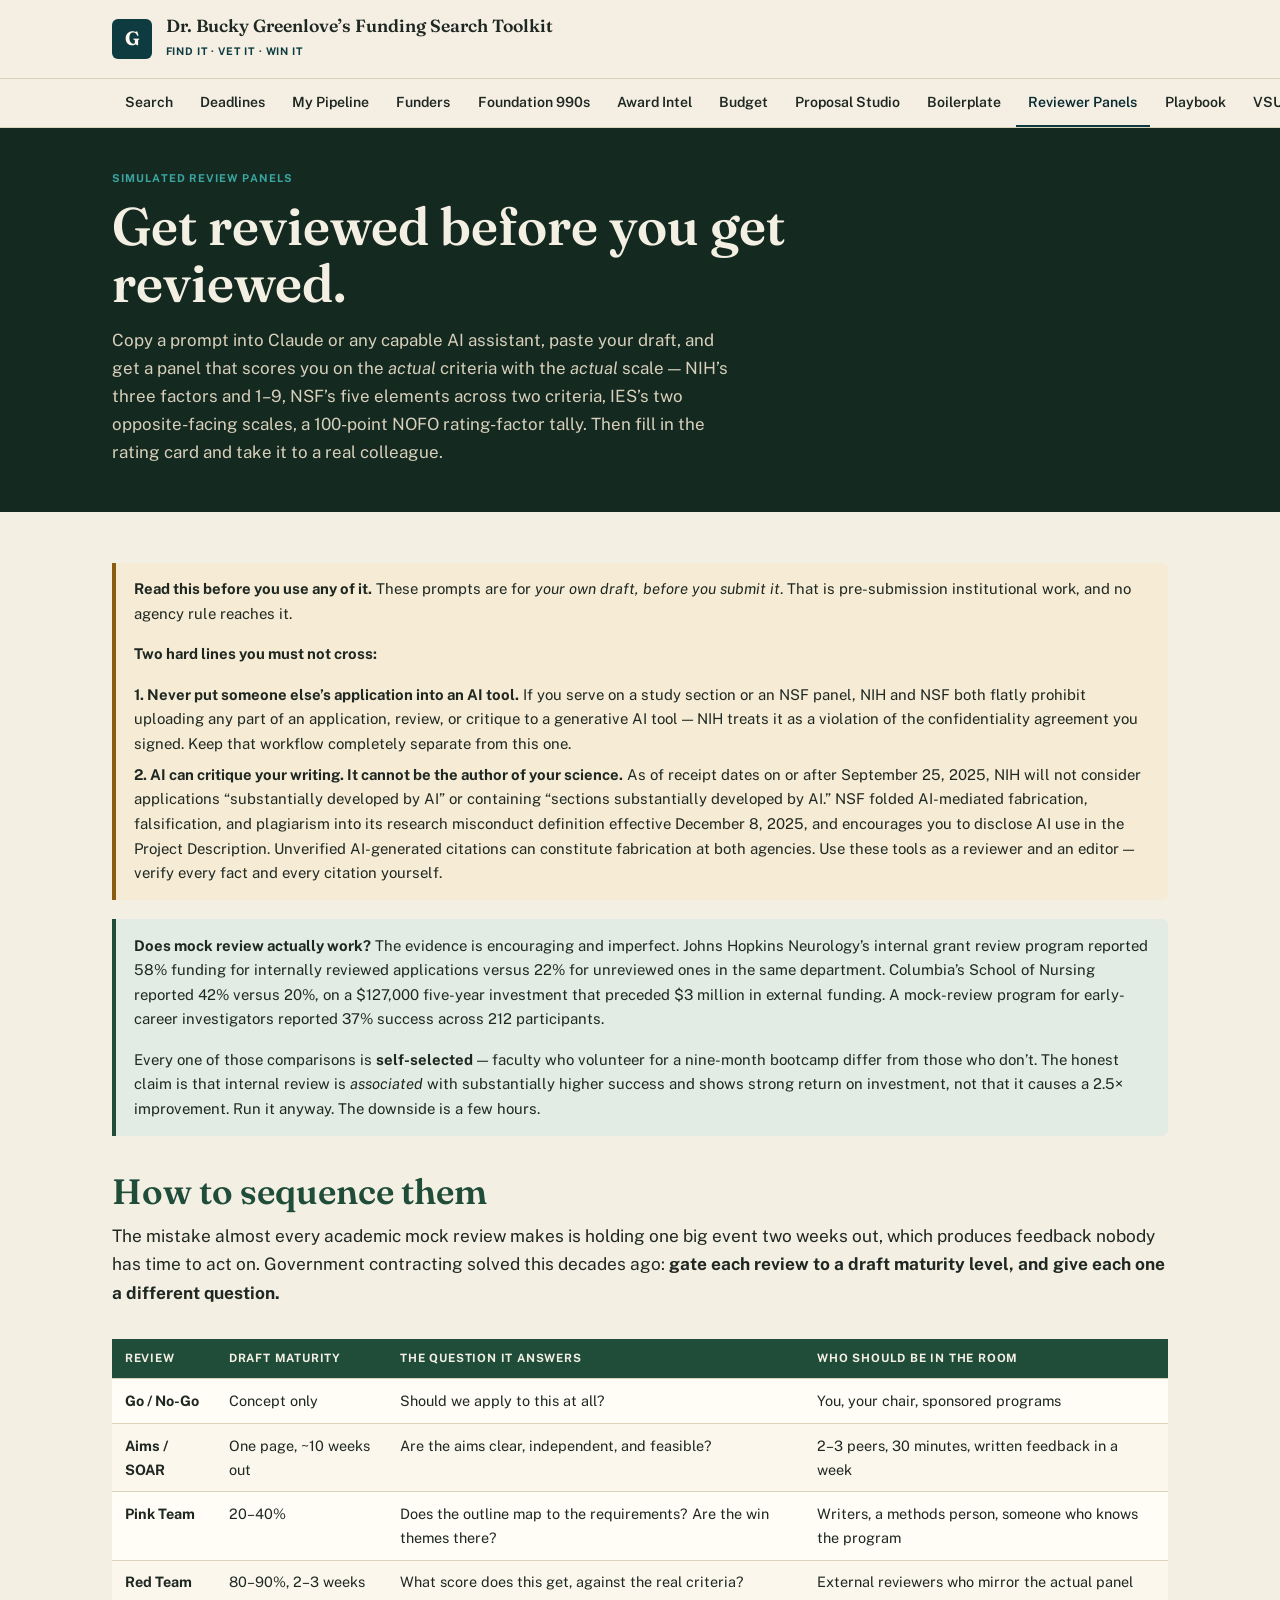
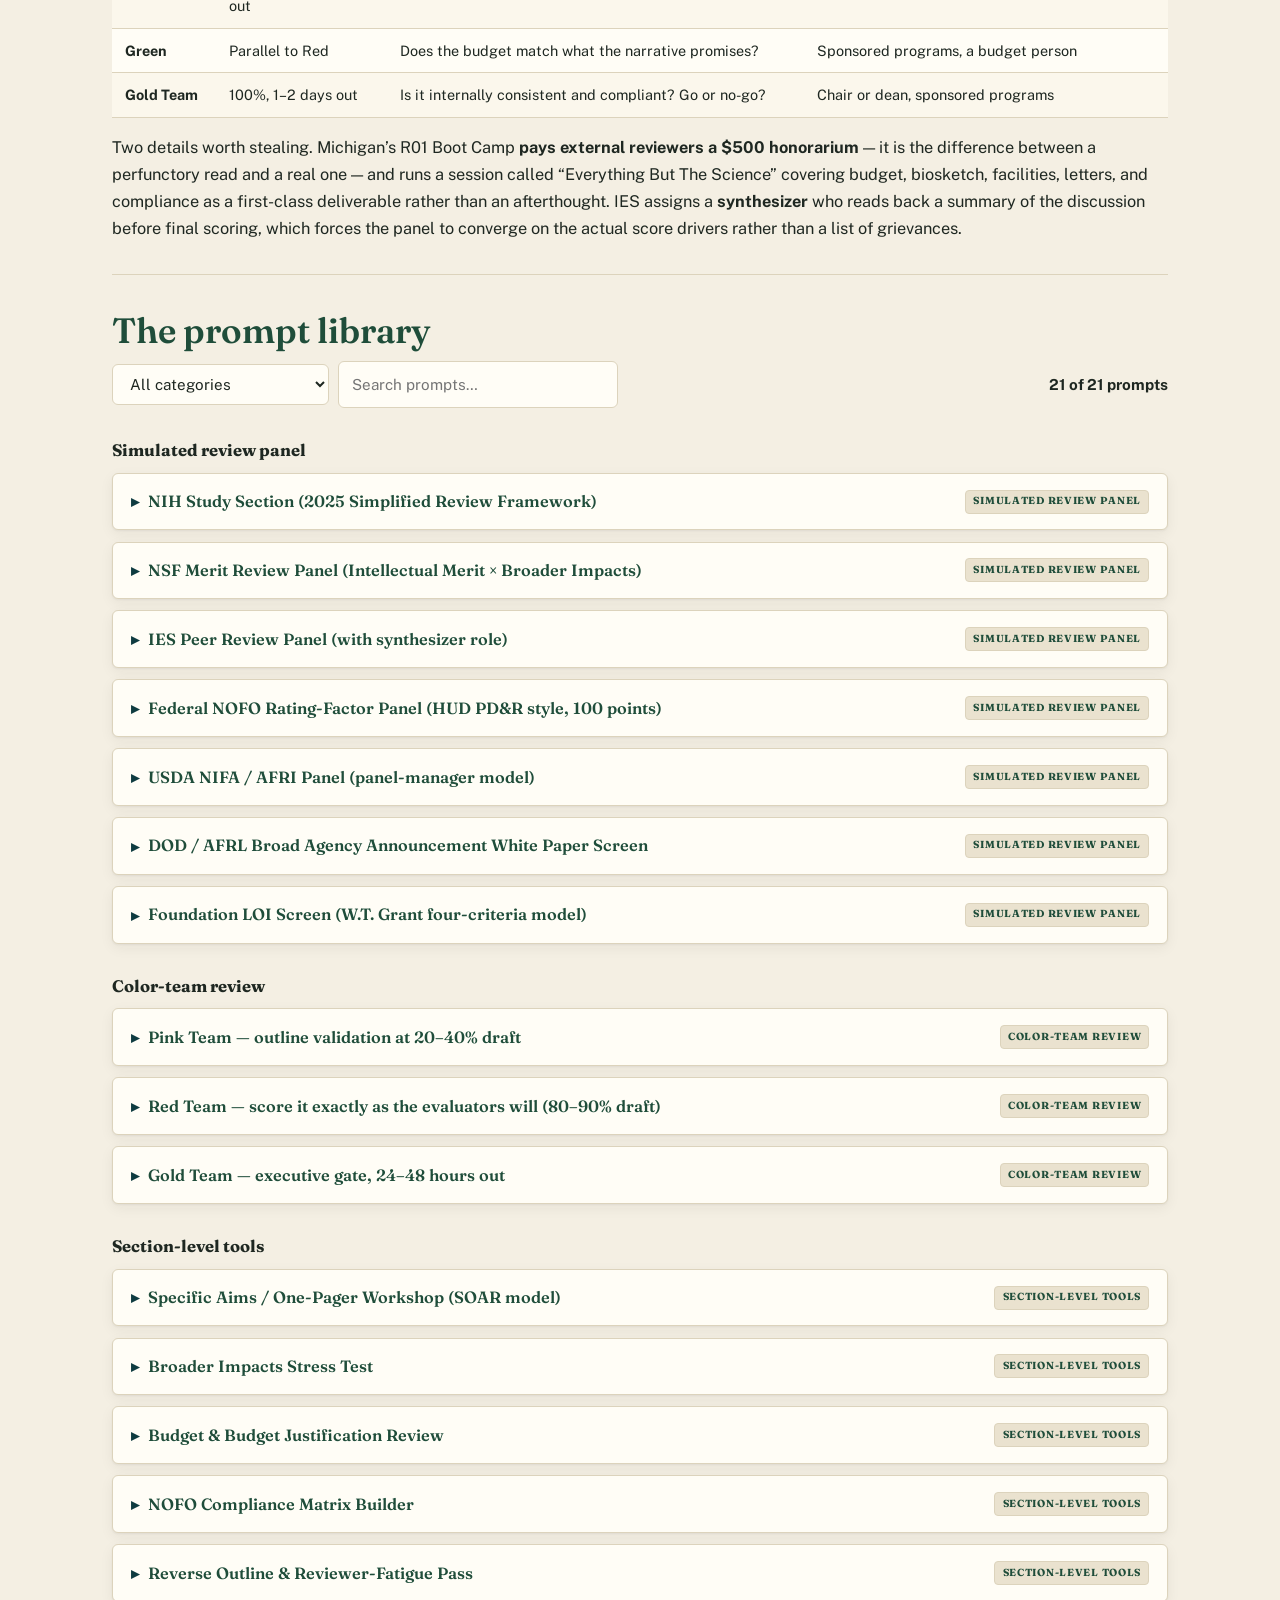
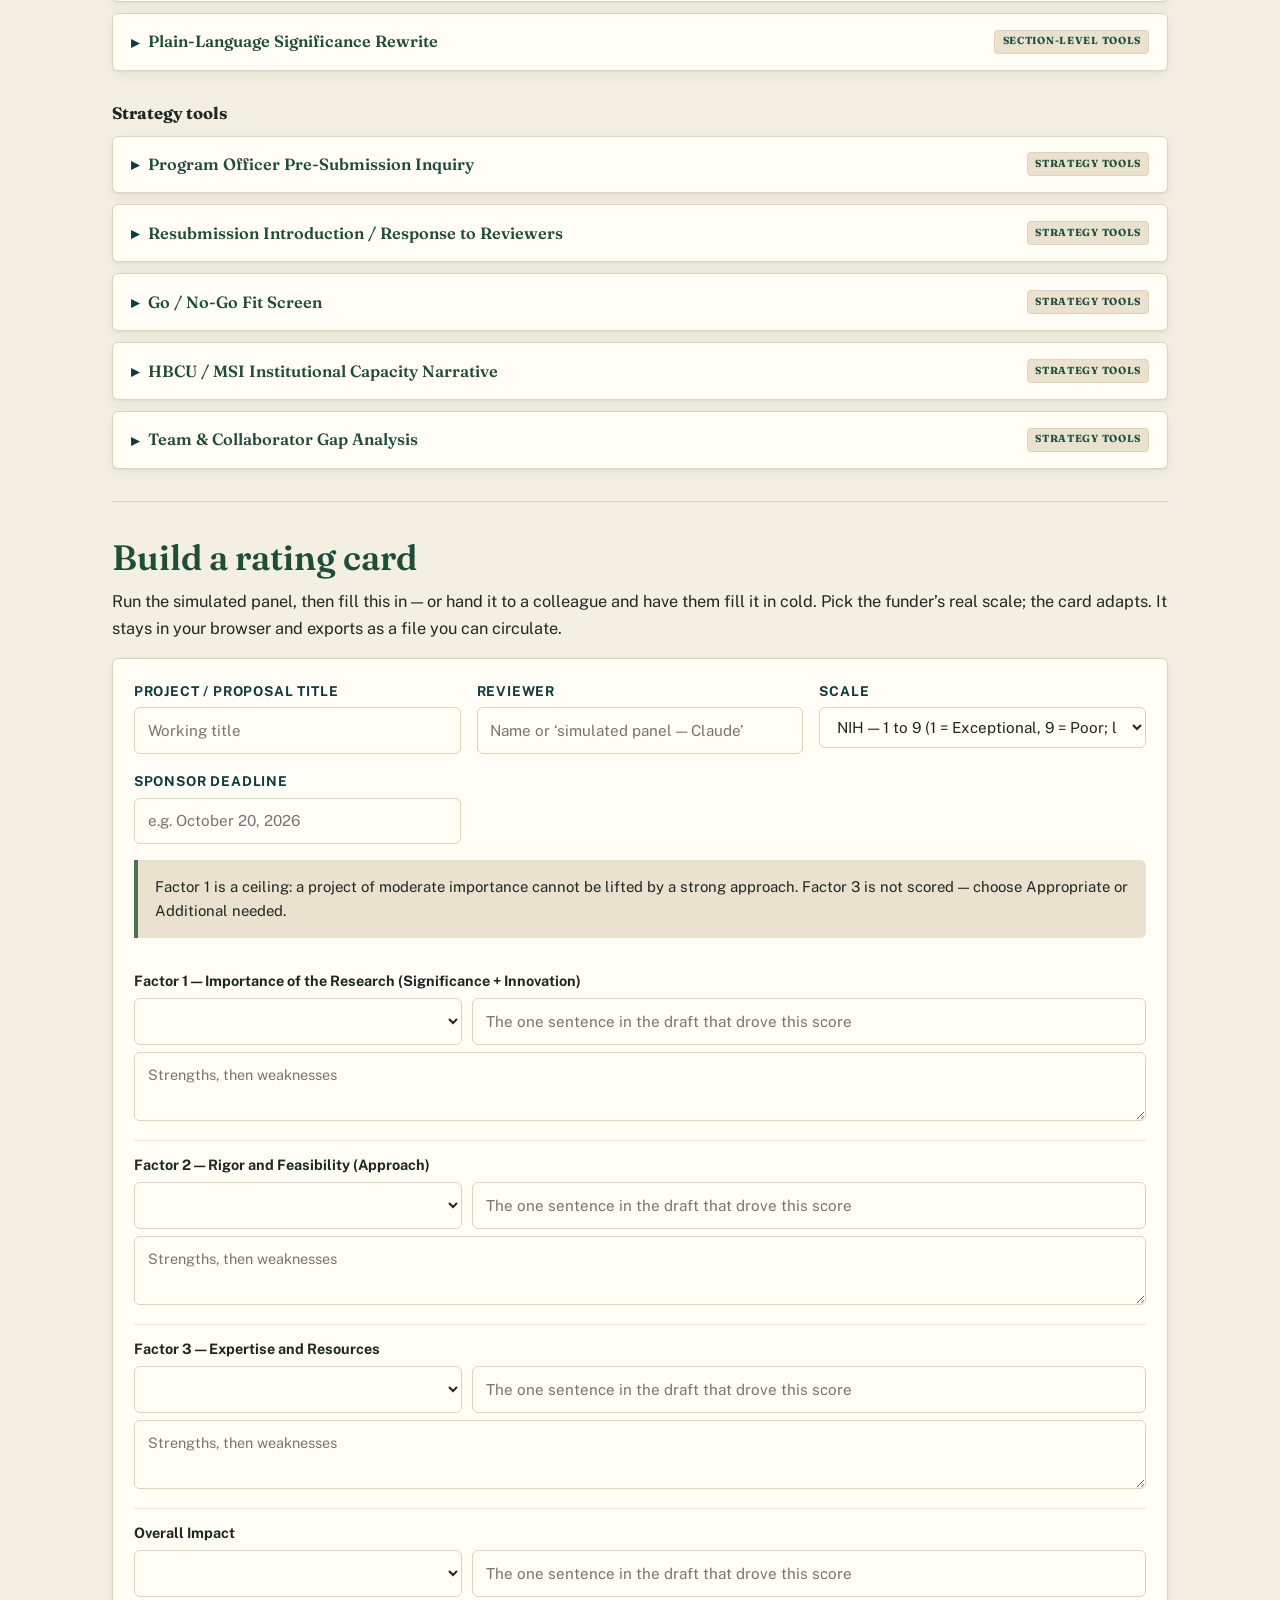
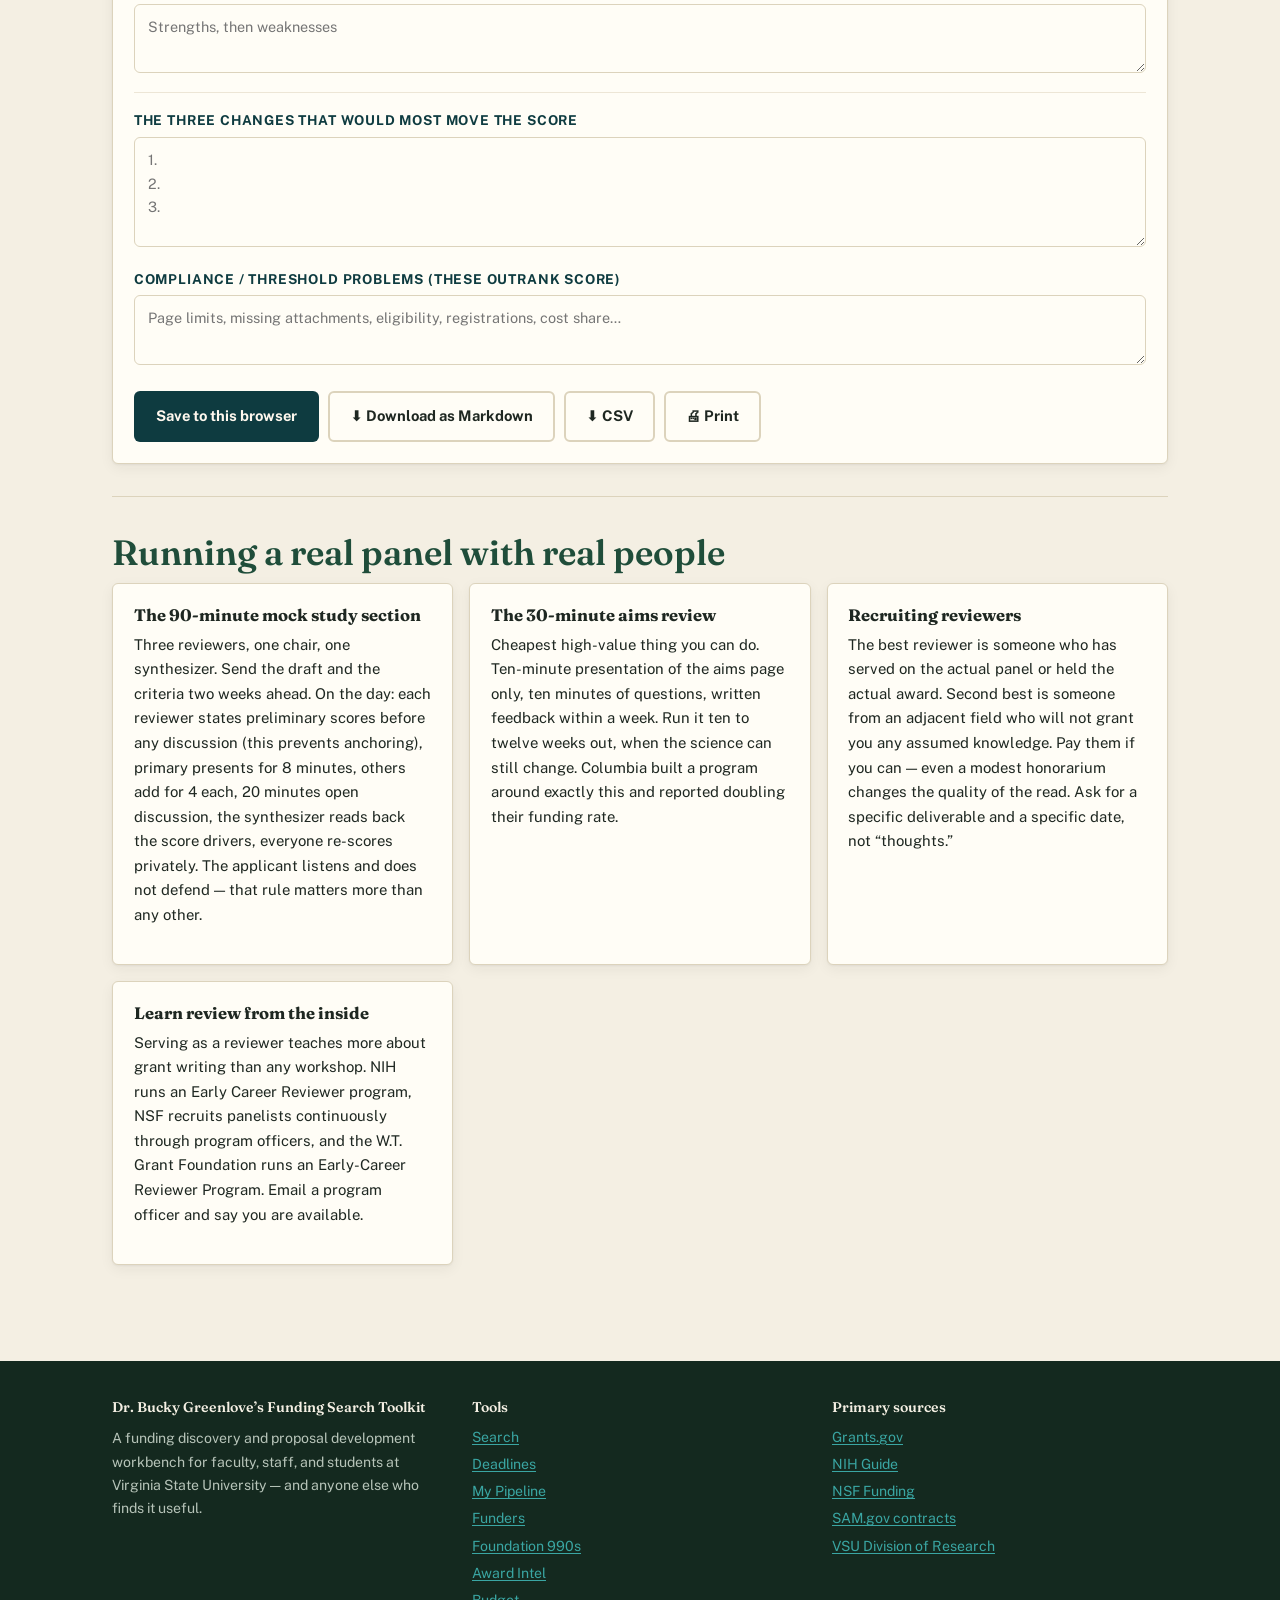
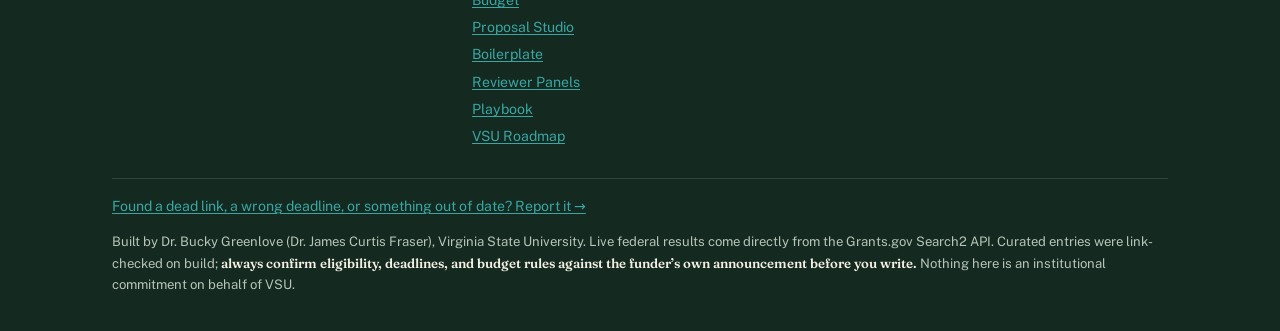
<file: panel.html>
<!DOCTYPE html>
<html lang="en">
<head>
<meta charset="utf-8">
<meta name="viewport" content="width=device-width,initial-scale=1">
<title>Reviewer Panels & Prompt Library — Dr. Bucky Greenlove’s Funding Search Toolkit</title>
<meta name="description" content="A prompt library for simulating NIH, NSF, IES, NIFA, DOD, and foundation review panels — with accurate scoring scales, rating cards, and color-team reviews you can run on your own draft.">
<link rel="preconnect" href="https://fonts.googleapis.com"><link rel="preconnect" href="https://fonts.gstatic.com" crossorigin>
<link href="https://fonts.googleapis.com/css2?family=Fraunces:opsz,wght@9..144,600;9..144,700&family=Public+Sans:ital,wght@0,400;0,600;0,700;1,400&display=swap" rel="stylesheet">
<link rel="stylesheet" href="assets/style.css?v=d19586fe">
<link rel="icon" href="data:image/svg+xml,<svg xmlns='http://www.w3.org/2000/svg' viewBox='0 0 100 100'><rect width='100' height='100' rx='12' fill='%2314291F'/><text y='72' x='50' font-size='62' text-anchor='middle' fill='%233AA6A3' font-family='Georgia,serif' font-weight='bold'>G</text></svg>">
</head>
<body>
<a class="skip" href="#main">Skip to main content</a>
<header class="site">
  <div class="wrap"><div class="brandbar">
    <div class="mark" aria-hidden="true">G</div>
    <div class="brandtxt"><strong>Dr. Bucky Greenlove’s Funding Search Toolkit</strong><span>Find it · Vet it · Win it</span></div>
  </div></div>
  <nav class="main" aria-label="Main"><div class="wrap navslot"></div></nav>
</header>

<section class="hero">
  <div class="wrap">
    <p class="kicker">Simulated review panels</p>
    <h1>Get reviewed before you get reviewed.</h1>
    <p>Copy a prompt into Claude or any capable AI assistant, paste your draft, and get a panel that scores you on the <em>actual</em> criteria with the <em>actual</em> scale — NIH’s three factors and 1–9, NSF’s five elements across two criteria, IES’s two opposite-facing scales, a 100-point NOFO rating-factor tally. Then fill in the rating card and take it to a real colleague.</p>
  </div>
</section>

<main id="main"><div class="wrap">

  <div class="note warn">
    <p><strong>Read this before you use any of it.</strong> These prompts are for <em>your own draft, before you submit it</em>. That is pre-submission institutional work, and no agency rule reaches it.</p>
    <p style="margin-top:.6rem"><strong>Two hard lines you must not cross:</strong></p>
    <p style="margin:.4rem 0 0"><strong>1. Never put someone else’s application into an AI tool.</strong> If you serve on a study section or an NSF panel, NIH and NSF both flatly prohibit uploading any part of an application, review, or critique to a generative AI tool — NIH treats it as a violation of the confidentiality agreement you signed. Keep that workflow completely separate from this one.</p>
    <p style="margin:.4rem 0 0"><strong>2. AI can critique your writing. It cannot be the author of your science.</strong> As of receipt dates on or after September 25, 2025, NIH will not consider applications “substantially developed by AI” or containing “sections substantially developed by AI.” NSF folded AI-mediated fabrication, falsification, and plagiarism into its research misconduct definition effective December 8, 2025, and encourages you to disclose AI use in the Project Description. Unverified AI-generated citations can constitute fabrication at both agencies. Use these tools as a reviewer and an editor — verify every fact and every citation yourself.</p>
  </div>

  <div class="note ok">
    <p><strong>Does mock review actually work?</strong> The evidence is encouraging and imperfect. Johns Hopkins Neurology’s internal grant review program reported 58% funding for internally reviewed applications versus 22% for unreviewed ones in the same department. Columbia’s School of Nursing reported 42% versus 20%, on a $127,000 five-year investment that preceded $3 million in external funding. A mock-review program for early-career investigators reported 37% success across 212 participants.</p>
    <p style="margin-top:.5rem">Every one of those comparisons is <strong>self-selected</strong> — faculty who volunteer for a nine-month bootcamp differ from those who don’t. The honest claim is that internal review is <em>associated</em> with substantially higher success and shows strong return on investment, not that it causes a 2.5× improvement. Run it anyway. The downside is a few hours.</p>
  </div>

  <h2>How to sequence them</h2>
  <p class="lead">The mistake almost every academic mock review makes is holding one big event two weeks out, which produces feedback nobody has time to act on. Government contracting solved this decades ago: <strong>gate each review to a draft maturity level, and give each one a different question.</strong></p>

  <div class="scroll"><table class="tbl">
    <thead><tr><th>Review</th><th>Draft maturity</th><th>The question it answers</th><th>Who should be in the room</th></tr></thead>
    <tbody>
      <tr><td><b>Go / No-Go</b></td><td>Concept only</td><td>Should we apply to this at all?</td><td>You, your chair, sponsored programs</td></tr>
      <tr><td><b>Aims / SOAR</b></td><td>One page, ~10 weeks out</td><td>Are the aims clear, independent, and feasible?</td><td>2–3 peers, 30 minutes, written feedback in a week</td></tr>
      <tr><td><b>Pink Team</b></td><td>20–40%</td><td>Does the outline map to the requirements? Are the win themes there?</td><td>Writers, a methods person, someone who knows the program</td></tr>
      <tr><td><b>Red Team</b></td><td>80–90%, 2–3 weeks out</td><td>What score does this get, against the real criteria?</td><td>External reviewers who mirror the actual panel</td></tr>
      <tr><td><b>Green</b></td><td>Parallel to Red</td><td>Does the budget match what the narrative promises?</td><td>Sponsored programs, a budget person</td></tr>
      <tr><td><b>Gold Team</b></td><td>100%, 1–2 days out</td><td>Is it internally consistent and compliant? Go or no-go?</td><td>Chair or dean, sponsored programs</td></tr>
    </tbody>
  </table></div>

  <p>Two details worth stealing. Michigan’s R01 Boot Camp <strong>pays external reviewers a $500 honorarium</strong> — it is the difference between a perfunctory read and a real one — and runs a session called “Everything But The Science” covering budget, biosketch, facilities, letters, and compliance as a first-class deliverable rather than an afterthought. IES assigns a <strong>synthesizer</strong> who reads back a summary of the discussion before final scoring, which forces the panel to converge on the actual score drivers rather than a list of grievances.</p>

  <hr>

  <h2 id="library">The prompt library</h2>
  <div class="toolbar">
    <label for="catf" class="sr">Filter by category</label>
    <select id="catf" style="width:auto"><option value="">All categories</option></select>
    <label for="qf" class="sr">Search prompts</label>
    <input type="search" id="qf" placeholder="Search prompts…" style="max-width:280px">
    <span class="spacer"></span>
    <span class="count" id="pcount"></span>
  </div>
  <div id="lib"></div>

  <hr>

  <h2 id="ratingcard">Build a rating card</h2>
  <p>Run the simulated panel, then fill this in — or hand it to a colleague and have them fill it in cold. Pick the funder’s real scale; the card adapts. It stays in your browser and exports as a file you can circulate.</p>

  <div class="card">
    <div class="grid g2" style="margin-bottom:1rem">
      <div><label for="rcProj" style="font-weight:700;font-size:.85rem;color:var(--rust)">Project / proposal title</label><input type="text" id="rcProj" placeholder="Working title"></div>
      <div><label for="rcRev" style="font-weight:700;font-size:.85rem;color:var(--rust)">Reviewer</label><input type="text" id="rcRev" placeholder="Name or ‘simulated panel — Claude’"></div>
      <div><label for="rcScale" style="font-weight:700;font-size:.85rem;color:var(--rust)">Scale</label>
        <select id="rcScale">
          <option value="nih">NIH — 1 to 9 (1 = Exceptional, 9 = Poor; lower is better)</option>
          <option value="nsf">NSF — Excellent / Very Good / Good / Fair / Poor</option>
          <option value="ies">IES — criteria 1–7 (higher better), overall 1.0–5.0 (lower better)</option>
          <option value="nofo">Federal NOFO — points out of 100</option>
          <option value="nifa">NIFA — excellent…poor, then panel priority category</option>
          <option value="generic">Generic — strong / adequate / weak</option>
        </select></div>
      <div><label for="rcDue" style="font-weight:700;font-size:.85rem;color:var(--rust)">Sponsor deadline</label><input type="text" id="rcDue" placeholder="e.g. October 20, 2026"></div>
    </div>
    <div id="rcRows"></div>
    <div style="margin-top:1rem"><label for="rcTop" style="font-weight:700;font-size:.85rem;color:var(--rust)">The three changes that would most move the score</label>
      <textarea id="rcTop" placeholder="1.&#10;2.&#10;3."></textarea></div>
    <div style="margin-top:.8rem"><label for="rcKill" style="font-weight:700;font-size:.85rem;color:var(--rust)">Compliance / threshold problems (these outrank score)</label>
      <textarea id="rcKill" style="min-height:70px" placeholder="Page limits, missing attachments, eligibility, registrations, cost share…"></textarea></div>
    <div class="toolbar" style="margin:1.1rem 0 0">
      <button class="btn orange" id="rcSave">Save to this browser</button>
      <button class="btn ghost" id="rcMd">⬇ Download as Markdown</button>
      <button class="btn ghost" id="rcCsvBtn">⬇ CSV</button>
      <button class="btn ghost" id="rcPrint">🖨 Print</button>
      <span id="rcMsg" style="font-size:.85rem;color:var(--green);font-weight:700"></span>
    </div>
  </div>

  <hr>
  <h2>Running a real panel with real people</h2>
  <div class="grid g2">
    <div class="card"><h3 style="margin-top:0">The 90-minute mock study section</h3>
      <p style="font-size:.93rem">Three reviewers, one chair, one synthesizer. Send the draft and the criteria two weeks ahead. On the day: each reviewer states preliminary scores before any discussion (this prevents anchoring), primary presents for 8 minutes, others add for 4 each, 20 minutes open discussion, the synthesizer reads back the score drivers, everyone re-scores privately. The applicant listens and does not defend — that rule matters more than any other.</p></div>
    <div class="card"><h3 style="margin-top:0">The 30-minute aims review</h3>
      <p style="font-size:.93rem">Cheapest high-value thing you can do. Ten-minute presentation of the aims page only, ten minutes of questions, written feedback within a week. Run it ten to twelve weeks out, when the science can still change. Columbia built a program around exactly this and reported doubling their funding rate.</p></div>
    <div class="card"><h3 style="margin-top:0">Recruiting reviewers</h3>
      <p style="font-size:.93rem">The best reviewer is someone who has served on the actual panel or held the actual award. Second best is someone from an adjacent field who will not grant you any assumed knowledge. Pay them if you can — even a modest honorarium changes the quality of the read. Ask for a specific deliverable and a specific date, not “thoughts.”</p></div>
    <div class="card"><h3 style="margin-top:0">Learn review from the inside</h3>
      <p style="font-size:.93rem">Serving as a reviewer teaches more about grant writing than any workshop. NIH runs an Early Career Reviewer program, NSF recruits panelists continuously through program officers, and the W.T. Grant Foundation runs an Early-Career Reviewer Program. Email a program officer and say you are available.</p></div>
  </div>

</div></main>

<footer class="site"><div class="wrap footslot"></div></footer>
<script src="assets/app.js?v=b8b2bd7e"></script>
<script>
(function(){
'use strict';
var P=[], CATS=[];

function block(p){
  var e=TK.esc;
  return '<details class="acc" data-cat="'+e(p.cat)+'" data-blob="'+e((p.title+' '+p.cat+' '+p.funder+' '+p.when).toLowerCase())+'" id="'+e(p.id)+'">'+
   '<summary>'+e(p.title)+' <span class="badge" style="margin-left:auto">'+e(p.cat)+'</span></summary>'+
   '<div class="body">'+
     '<div class="scroll"><table class="tbl" style="margin-top:0">'+
       '<tr><th style="width:130px">Funder</th><td>'+e(p.funder)+'</td></tr>'+
       '<tr><th>Use it when</th><td>'+e(p.when)+'</td></tr>'+
       '<tr><th>Scale</th><td>'+e(p.scale)+'</td></tr>'+
       '<tr><th>Accuracy note</th><td>'+e(p.accuracy)+'</td></tr>'+
     '</table></div>'+
     '<h4>Rating card fields</h4>'+
     '<div class="chips">'+p.card.map(function(c){return '<span class="chip">'+e(c)+'</span>';}).join('')+'</div>'+
     '<div class="prompt"><div class="ptop"><b>Prompt — paste into Claude, then paste your draft</b><span class="spacer"></span>'+
       '<button class="copy" type="button">Copy prompt</button></div>'+
       '<pre>'+e(p.prompt)+'</pre></div>'+
   '</div></details>';
}
function render(){
  var c=document.getElementById('catf').value;
  var q=document.getElementById('qf').value.trim().toLowerCase();
  var L=P.filter(function(p){
    if(c&&p.cat!==c) return false;
    if(q&&(p.title+' '+p.cat+' '+p.funder+' '+p.when+' '+p.prompt).toLowerCase().indexOf(q)<0) return false;
    return true;
  });
  var out='', last='';
  L.forEach(function(p){
    if(p.cat!==last){ out+='<h3 style="margin-top:2rem">'+TK.esc(p.cat)+'</h3>'; last=p.cat; }
    out+=block(p);
  });
  document.getElementById('lib').innerHTML=out||'<div class="empty"><h3>No prompts matched.</h3></div>';
  document.getElementById('pcount').textContent=L.length+' of '+P.length+' prompts';
  if(location.hash){ var t=document.getElementById(location.hash.slice(1)); if(t){t.open=true;} }
}
document.getElementById('catf').addEventListener('change',render);
document.getElementById('qf').addEventListener('input',render);

/* ---- rating card ---- */
var SCALES={
 nih:{rows:['Factor 1 — Importance of the Research (Significance + Innovation)','Factor 2 — Rigor and Feasibility (Approach)','Factor 3 — Expertise and Resources','Overall Impact'],
      opts:['','1 — Exceptional','2 — Outstanding','3 — Excellent','4 — Very Good','5 — Good','6 — Satisfactory','7 — Fair','8 — Marginal','9 — Poor','Appropriate','Additional expertise/resources needed'],
      hint:'Factor 1 is a ceiling: a project of moderate importance cannot be lifted by a strong approach. Factor 3 is not scored — choose Appropriate or Additional needed.'},
 nsf:{rows:['Intellectual Merit','Broader Impacts','Element 3 — plan quality + mechanism to assess success','Overall Rating'],
      opts:['','Excellent','Very Good','V/G','Good','G/F','Fair','Poor'],
      hint:'Evaluate all five review elements against BOTH criteria. Intermediate ratings (V/G, G/F) are accepted. The narrative matters more than the letter.'},
 ies:{rows:['Significance (1–7)','Research Plan (1–7)','Personnel (1–7)','Resources (1–7)','Overall (1.0–5.0)'],
      opts:['','7 — most positive','6','5','4','3','2','1 — most negative','1.0–1.5 Outstanding','1.6–2.0 Excellent','2.1–2.5 Very Good','2.6–3.0 Good','3.1–4.0 Fair','4.1–5.0 Poor'],
      hint:'The two scales run in opposite directions. Criterion scores are NOT averaged to produce the overall score.'},
 nofo:{rows:['Rating Factor 1','Rating Factor 2','Rating Factor 3','Rating Factor 4','Total out of 100'],
      opts:null, hint:'Enter points. Weights vary by NOFO — take them from the Application Review Information section. Threshold review happens before scoring and is pass/fail.'},
 nifa:{rows:['Scientific Merit','Qualifications of Personnel & Facilities','Project Relevance to the stated Program Area Priority','Panel consensus category'],
      opts:['','excellent','very good','good','fair','poor','outstanding','high priority','medium priority','low priority','do not fund'],
      hint:'Only outstanding, high priority, and medium priority are funding-eligible.'},
 generic:{rows:['Significance / importance','Approach / methods','Team & resources','Fit with the funder','Overall'],
      opts:['','Strong','Adequate','Weak'], hint:'Use when the funder publishes no rubric — most private foundations.'}
};
function rcRender(){
  var s=SCALES[document.getElementById('rcScale').value];
  var h='<p class="note" style="margin-top:0">'+TK.esc(s.hint)+'</p>';
  s.rows.forEach(function(r,i){
    h+='<div style="border-bottom:1px solid var(--line-s);padding:.7rem 0">'+
       '<label style="font-weight:700;font-size:.9rem;color:var(--ink);display:block;margin-bottom:.35rem">'+TK.esc(r)+'</label>'+
       '<div style="display:flex;gap:.6rem;flex-wrap:wrap">'+
       (s.opts?'<select aria-label="Score for '+TK.esc(r)+'" data-rc="s'+i+'" style="width:auto;min-width:190px">'+s.opts.map(function(o){return '<option>'+TK.esc(o)+'</option>';}).join('')+'</select>'
              :'<input type="number" aria-label="Points for '+TK.esc(r)+'" data-rc="s'+i+'" placeholder="points" style="width:110px">')+
       '<input type="text" aria-label="Driving sentence for '+TK.esc(r)+'" data-rc="j'+i+'" placeholder="The one sentence in the draft that drove this score" style="flex:1;min-width:220px">'+
       '</div>'+
       '<textarea aria-label="Strengths and weaknesses for '+TK.esc(r)+'" data-rc="w'+i+'" style="min-height:60px;margin-top:.45rem" placeholder="Strengths, then weaknesses"></textarea></div>';
  });
  document.getElementById('rcRows').innerHTML=h;
  rcLoad();
}
function rcData(){
  var d={scale:document.getElementById('rcScale').value,
         project:document.getElementById('rcProj').value,
         reviewer:document.getElementById('rcRev').value,
         due:document.getElementById('rcDue').value,
         top:document.getElementById('rcTop').value,
         kill:document.getElementById('rcKill').value, rows:{}};
  document.querySelectorAll('[data-rc]').forEach(function(i){ d.rows[i.dataset.rc]=i.value; });
  return d;
}
function rcLoad(){
  var raw; try{ raw=JSON.parse(localStorage.getItem('bg_card')||'null'); }catch(e){}
  if(!raw||raw.scale!==document.getElementById('rcScale').value) return;
  document.getElementById('rcProj').value=raw.project||'';
  document.getElementById('rcRev').value=raw.reviewer||'';
  document.getElementById('rcDue').value=raw.due||'';
  document.getElementById('rcTop').value=raw.top||'';
  document.getElementById('rcKill').value=raw.kill||'';
  document.querySelectorAll('[data-rc]').forEach(function(i){ if(raw.rows&&raw.rows[i.dataset.rc]!=null) i.value=raw.rows[i.dataset.rc]; });
}
document.getElementById('rcScale').addEventListener('change',rcRender);
document.getElementById('rcSave').addEventListener('click',function(){
  try{ localStorage.setItem('bg_card',JSON.stringify(rcData()));
    document.getElementById('rcMsg').textContent='Saved.'; setTimeout(function(){document.getElementById('rcMsg').textContent='';},2000);
  }catch(e){ document.getElementById('rcMsg').textContent='Could not save.'; }
});
document.getElementById('rcMd').addEventListener('click',function(){
  var d=rcData(), s=SCALES[d.scale];
  var L=['# Proposal Rating Card','','**Project:** '+(d.project||'—'),'**Reviewer:** '+(d.reviewer||'—'),
         '**Sponsor deadline:** '+(d.due||'—'),'**Scale:** '+d.scale.toUpperCase(),'','---',''];
  s.rows.forEach(function(r,i){
    L.push('## '+r,'','**Score:** '+(d.rows['s'+i]||'—'),'','**Driving sentence:** '+(d.rows['j'+i]||'—'),'',
           (d.rows['w'+i]||'_No comment recorded._'),'');
  });
  L.push('---','','## Three changes that would most move the score','',d.top||'_none recorded_','',
         '## Compliance / threshold problems','',d.kill||'_none recorded_','',
         '---','','_Generated with Dr. Bucky Greenlove’s Funding Search Toolkit. A simulated panel is a rehearsal, not a verdict._');
  TK.download(L.join('\n'),'rating-card.md','text/markdown');
});
document.getElementById('rcCsvBtn').addEventListener('click',function(){
  var d=rcData(), s=SCALES[d.scale];
  TK.csv(s.rows.map(function(r,i){
    return {Criterion:r,Score:d.rows['s'+i]||'','Driving sentence':d.rows['j'+i]||'','Strengths and weaknesses':d.rows['w'+i]||'',
            Project:d.project,Reviewer:d.reviewer};
  }),'rating-card.csv');
});
document.getElementById('rcPrint').addEventListener('click',function(){window.print();});

TK.load('data/panels.json').then(function(d){
  P=d;
  CATS=['Simulated review panel','Color-team review','Section-level tools','Strategy tools'].filter(function(c){return P.some(function(p){return p.cat===c;});});
  P.sort(function(a,b){return CATS.indexOf(a.cat)-CATS.indexOf(b.cat);});
  var sel=document.getElementById('catf');
  CATS.forEach(function(c){var o=document.createElement('option');o.value=c;o.textContent=c;sel.appendChild(o);});
  render(); rcRender();
}).catch(function(e){
  document.getElementById('lib').innerHTML='<div class="note danger"><strong>Could not load the prompt library.</strong> '+TK.esc(e.message)+'</div>';
  rcRender();
});
})();
</script>
</body>
</html>
</file>
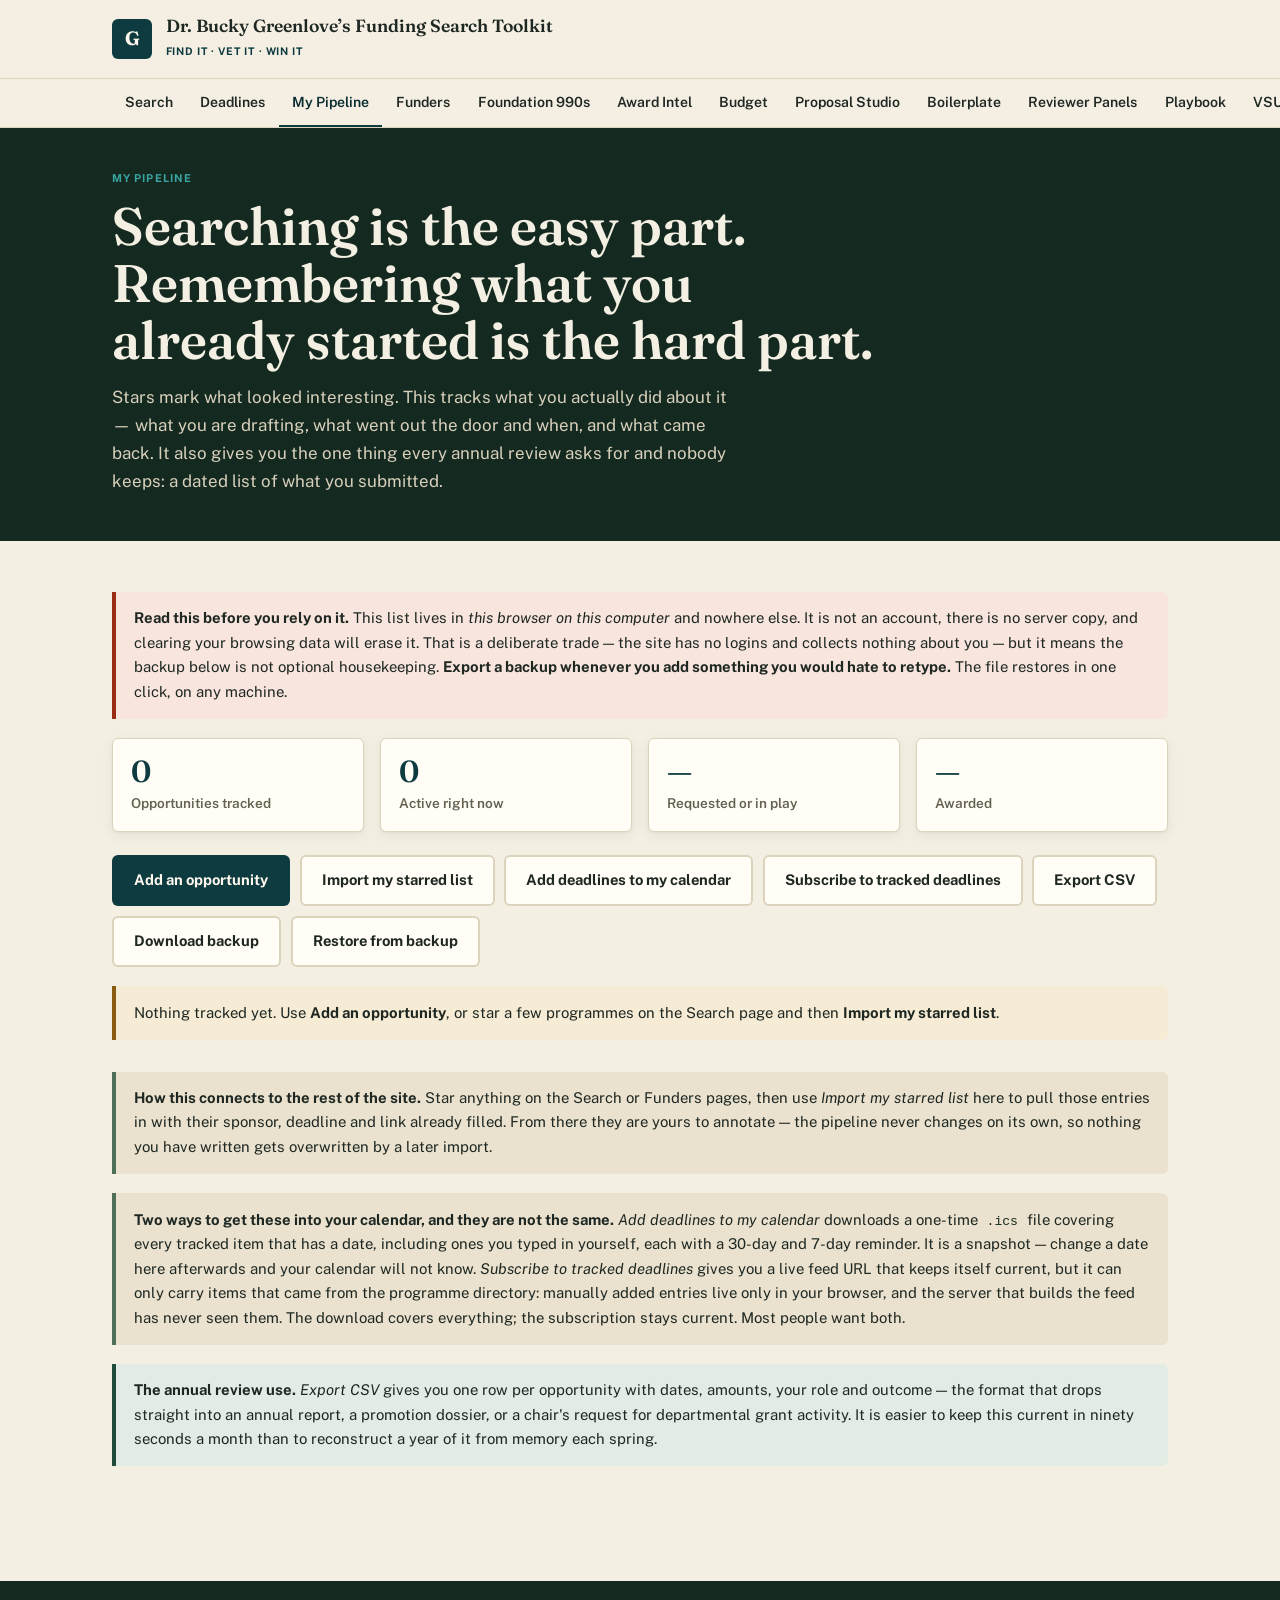
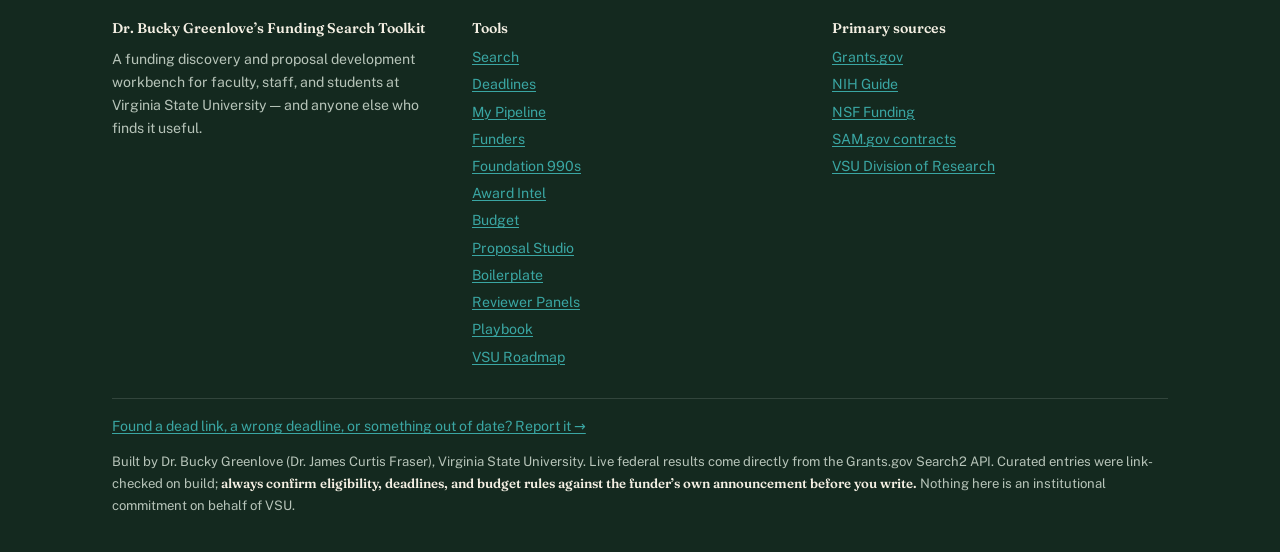
<file: pipeline.html>
<!DOCTYPE html>
<html lang="en">
<head>
<meta charset="utf-8">
<meta name="viewport" content="width=device-width,initial-scale=1">
<title>My Pipeline — Dr. Bucky Greenlove’s Funding Search Toolkit</title>
<meta name="description" content="Track what you are considering, drafting, and have submitted — with deadlines, amounts, and outcomes. Exports to CSV for annual review and to JSON for backup.">
<link rel="preconnect" href="https://fonts.googleapis.com"><link rel="preconnect" href="https://fonts.gstatic.com" crossorigin>
<link href="https://fonts.googleapis.com/css2?family=Fraunces:opsz,wght@9..144,600;9..144,700&family=Public+Sans:ital,wght@0,400;0,600;0,700;1,400&display=swap" rel="stylesheet">
<link rel="stylesheet" href="assets/style.css?v=d19586fe">
<link rel="icon" href="data:image/svg+xml,<svg xmlns='http://www.w3.org/2000/svg' viewBox='0 0 100 100'><rect width='100' height='100' rx='12' fill='%2314291F'/><text y='72' x='50' font-size='62' text-anchor='middle' fill='%233AA6A3' font-family='Georgia,serif' font-weight='bold'>G</text></svg>">
</head>
<body>
<a class="skip" href="#main">Skip to main content</a>
<header class="site">
  <div class="wrap"><div class="brandbar">
    <div class="mark" aria-hidden="true">G</div>
    <div class="brandtxt"><strong>Dr. Bucky Greenlove’s Funding Search Toolkit</strong><span>Find it · Vet it · Win it</span></div>
  </div></div>
  <nav class="main" aria-label="Main"><div class="wrap navslot"></div></nav>
</header>

<section class="hero">
  <div class="wrap">
    <p class="kicker">My pipeline</p>
    <h1>Searching is the easy part. Remembering what you already started is the hard part.</h1>
    <p>Stars mark what looked interesting. This tracks what you actually did about it — what you are drafting, what went out the door and when, and what came back. It also gives you the one thing every annual review asks for and nobody keeps: a dated list of what you submitted.</p>
  </div>
</section>

<main id="main"><div class="wrap">

  <div class="note danger"><p><strong>Read this before you rely on it.</strong> This list lives in <em>this browser on this computer</em> and nowhere else. It is not an account, there is no server copy, and clearing your browsing data will erase it. That is a deliberate trade — the site has no logins and collects nothing about you — but it means the backup below is not optional housekeeping. <strong>Export a backup whenever you add something you would hate to retype.</strong> The file restores in one click, on any machine.</p></div>

  <div class="grid g4" id="summary" style="margin-bottom:1.4rem"></div>

  <div class="toolbar" style="margin-bottom:1.2rem">
    <button class="btn orange" type="button" id="addBtn">Add an opportunity</button>
    <button class="btn ghost" type="button" id="importStars">Import my starred list</button>
    <button class="btn ghost" type="button" id="icsBtn">Add deadlines to my calendar</button>
    <button class="btn ghost" type="button" id="subBtn">Subscribe to tracked deadlines</button>
    <button class="btn ghost" type="button" id="csvBtn">Export CSV</button>
    <button class="btn ghost" type="button" id="backupBtn">Download backup</button>
    <button class="btn ghost" type="button" id="restoreBtn">Restore from backup</button>
    <input type="file" id="restoreFile" accept="application/json,.json" aria-label="Choose a pipeline backup file to restore" hidden>
  </div>

  <form class="card" id="addForm" hidden style="margin-bottom:1.4rem">
    <h2 style="margin-top:0;font-size:1.1rem">Add an opportunity</h2>
    <div class="grid g3" style="gap:.8rem">
      <div style="grid-column:1/-1"><label for="fTitle">Programme or opportunity</label>
        <input type="text" id="fTitle" required placeholder="e.g. NSF Excellence in Research"></div>
      <div><label for="fSponsor">Sponsor</label><input type="text" id="fSponsor" placeholder="e.g. National Science Foundation"></div>
      <div><label for="fDeadline">Sponsor deadline</label><input type="date" id="fDeadline"></div>
      <div><label for="fAmount">Amount you plan to request</label><input type="number" id="fAmount" min="0" step="1000" placeholder="250000"></div>
      <div><label for="fRole">Your role</label>
        <select id="fRole">
          <option value="PI">PI</option><option value="Co-PI">Co-PI</option>
          <option value="Co-I">Co-Investigator</option><option value="Senior personnel">Senior personnel</option>
          <option value="Consultant">Consultant</option><option value="Subaward">Subaward to VSU</option>
        </select></div>
      <div><label for="fStatus">Status</label><select id="fStatus"></select></div>
      <div><label for="fUrl">Link to the announcement</label><input type="text" id="fUrl" placeholder="https://"></div>
      <div style="grid-column:1/-1"><label for="fNotes">Notes</label>
        <textarea id="fNotes" placeholder="Programme officer contacted, collaborators, internal deadlines, what to reuse from last time…"></textarea></div>
    </div>
    <p style="margin:.9rem 0 0">
      <button class="btn" type="submit">Save</button>
      <button class="btn ghost" type="button" id="cancelAdd">Cancel</button>
    </p>
  </form>

  <div id="board" aria-live="polite"></div>

  <div class="note" style="margin-top:2rem"><p><strong>How this connects to the rest of the site.</strong> Star anything on the Search or Funders pages, then use <em>Import my starred list</em> here to pull those entries in with their sponsor, deadline and link already filled. From there they are yours to annotate — the pipeline never changes on its own, so nothing you have written gets overwritten by a later import.</p></div>

  <div class="note"><p><strong>Two ways to get these into your calendar, and they are not the same.</strong> <em>Add deadlines to my calendar</em> downloads a one-time <code>.ics</code> file covering every tracked item that has a date, including ones you typed in yourself, each with a 30-day and 7-day reminder. It is a snapshot — change a date here afterwards and your calendar will not know. <em>Subscribe to tracked deadlines</em> gives you a live feed URL that keeps itself current, but it can only carry items that came from the programme directory: manually added entries live only in your browser, and the server that builds the feed has never seen them. The download covers everything; the subscription stays current. Most people want both.</p></div>

  <div class="note ok"><p><strong>The annual review use.</strong> <em>Export CSV</em> gives you one row per opportunity with dates, amounts, your role and outcome — the format that drops straight into an annual report, a promotion dossier, or a chair's request for departmental grant activity. It is easier to keep this current in ninety seconds a month than to reconstruct a year of it from memory each spring.</p></div>

</div></main>

<footer class="site"><div class="wrap footslot"></div></footer>

<script src="assets/app.js?v=b8b2bd7e"></script>
<script>
(function(){
  'use strict';
  var P = TK.pipeline;
  var board = document.getElementById('board');
  var summary = document.getElementById('summary');
  var form = document.getElementById('addForm');
  var editingKey = null;

  var LABEL = {}; P.STATUSES.forEach(function(s){ LABEL[s[0]] = s[1]; });
  var TONE = { considering:'', drafting:'', submitted:'ok', awarded:'ok', declined:'warn', passed:'' };

  /* status <select> options, used by the add form and by every row */
  function statusOptions(sel){
    return P.STATUSES.map(function(s){
      return '<option value="'+s[0]+'"'+(s[0]===sel?' selected':'')+'>'+s[1]+'</option>';
    }).join('');
  }
  document.getElementById('fStatus').innerHTML = statusOptions('considering');

  function money(v){
    var n = Number(v);
    return (v === '' || v === null || !isFinite(n) || n <= 0) ? '' : '$' + n.toLocaleString();
  }

  /* ---------- summary ---------- */

  function drawSummary(){
    var all = P.all();
    var by = {}; P.STATUSES.forEach(function(s){ by[s[0]] = 0; });
    var requested = 0, awarded = 0;
    all.forEach(function(r){
      by[r.status] = (by[r.status] || 0) + 1;
      var n = Number(r.amount) || 0;
      if (r.status !== 'passed' && r.status !== 'declined') requested += n;
      if (r.status === 'awarded') awarded += n;
    });
    var live = by.considering + by.drafting + by.submitted;
    summary.innerHTML =
      stat(String(all.length), 'Opportunities tracked') +
      stat(String(live), 'Active right now') +
      stat(requested ? (TK.money(requested) || '—') : '—', 'Requested or in play') +
      stat(awarded ? (TK.money(awarded) || '—') : '—', 'Awarded');
  }
  function stat(b,s){ return '<div class="stat"><b>'+TK.esc(b)+'</b><span>'+TK.esc(s)+'</span></div>'; }

  /* ---------- board ---------- */

  function draw(){
    drawSummary();
    var all = P.all();
    if(!all.length){
      board.innerHTML = '<div class="note warn"><p>Nothing tracked yet. Use <strong>Add an opportunity</strong>, or star a few programmes on the Search page and then <strong>Import my starred list</strong>.</p></div>';
      return;
    }
    var order = P.STATUSES.map(function(s){ return s[0]; });
    all.sort(function(a,b){
      var d = order.indexOf(a.status) - order.indexOf(b.status);
      if (d) return d;
      if (a.deadline && b.deadline) return a.deadline < b.deadline ? -1 : 1;
      if (a.deadline) return -1;
      if (b.deadline) return 1;
      return (a.title||'').localeCompare(b.title||'');
    });

    var h = '';
    order.forEach(function(st){
      var rows = all.filter(function(r){ return r.status === st; });
      if(!rows.length) return;
      h += '<h2 style="font-size:1.12rem;margin:1.8rem 0 .7rem">' + TK.esc(LABEL[st]) +
           ' <span style="color:var(--muted);font-weight:400">(' + rows.length + ')</span></h2>';
      rows.forEach(function(r){ h += card(r); });
    });
    board.innerHTML = h;
    wire();
  }

  function card(r){
    var due = '';
    if(r.deadline){
      var d = TK.daysFrom ? TK.daysFrom(r.deadline) : null;
      if(d !== null && d !== undefined && isFinite(d)){
        due = d < 0 ? '<b style="color:var(--muted)">closed ' + Math.abs(d) + 'd ago</b>'
            : d === 0 ? '<b style="color:var(--danger)">due today</b>'
            : '<b style="color:' + (d <= 30 ? 'var(--danger)' : 'var(--ink)') + '">' + d + ' days out</b>';
      }
    }
    return '<div class="res ' + (r.status === 'awarded' ? 'federal' : r.status === 'declined' ? 'nonprofit' : 'state') + '" data-k="' + TK.esc(r.key) + '">' +
      '<h3>' + (r.url ? '<a href="' + TK.esc(r.url) + '" target="_blank" rel="noopener">' + TK.esc(r.title) + '</a>' : TK.esc(r.title)) + '</h3>' +
      '<p class="spons">' + TK.esc(r.sponsor || 'Sponsor not recorded') + (r.role ? ' · ' + TK.esc(r.role) : '') + '</p>' +
      (r.notes ? '<p class="desc">' + TK.esc(r.notes) + '</p>' : '') +
      '<div class="meta">' +
        '<span><label for="s-' + TK.esc(r.key) + '" class="sr">Status for ' + TK.esc(r.title) + '</label>' +
          '<select id="s-' + TK.esc(r.key) + '" data-act="status" style="width:auto;padding:.3rem .5rem;font-size:.82rem">' + statusOptions(r.status) + '</select></span>' +
        (r.deadline ? '<span>Deadline <b>' + TK.esc(r.deadline) + '</b> ' + due + '</span>' : '') +
        (money(r.amount) ? '<span>Request <b>' + TK.esc(money(r.amount)) + '</b></span>' : '') +
        (r.submitted ? '<span>Submitted <b>' + TK.esc(r.submitted) + '</b></span>' : '') +
        (r.decided ? '<span>Decision <b>' + TK.esc(r.decided) + '</b></span>' : '') +
        '<span>Added ' + TK.esc(r.added || '') + '</span>' +
        '<button class="btn sm ghost" type="button" data-act="edit">Edit</button>' +
        '<button class="btn sm ghost" type="button" data-act="del">Remove</button>' +
      '</div></div>';
  }

  function wire(){
    Array.prototype.forEach.call(board.querySelectorAll('.res'), function(el){
      var k = el.getAttribute('data-k');
      el.querySelector('[data-act=status]').addEventListener('change', function(e){
        var patch = { key:k, status:e.target.value };
        var today = new Date().toISOString().slice(0,10);
        /* Stamp the date the moment a status implies one, so nobody has to
           remember when they hit submit three weeks later. */
        var cur = P.get(k) || {};
        if(e.target.value === 'submitted' && !cur.submitted) patch.submitted = today;
        if((e.target.value === 'awarded' || e.target.value === 'declined') && !cur.decided) patch.decided = today;
        P.upsert(patch); draw();
      });
      el.querySelector('[data-act=edit]').addEventListener('click', function(){ openForm(k); });
      el.querySelector('[data-act=del]').addEventListener('click', function(){
        var r = P.get(k);
        if(confirm('Remove "' + (r && r.title ? r.title : 'this entry') + '" from your pipeline?')){ P.remove(k); draw(); }
      });
    });
  }

  /* ---------- add / edit ---------- */

  function openForm(key){
    editingKey = key || null;
    var r = key ? P.get(key) : null;
    document.getElementById('fTitle').value    = r ? r.title : '';
    document.getElementById('fSponsor').value  = r ? r.sponsor : '';
    document.getElementById('fDeadline').value = r && /^\d{4}-\d{2}-\d{2}$/.test(r.deadline||'') ? r.deadline : '';
    document.getElementById('fAmount').value   = r ? r.amount : '';
    document.getElementById('fRole').value     = r && r.role ? r.role : 'PI';
    document.getElementById('fStatus').innerHTML = statusOptions(r ? r.status : 'considering');
    document.getElementById('fUrl').value      = r ? r.url : '';
    document.getElementById('fNotes').value    = r ? r.notes : '';
    form.hidden = false;
    form.scrollIntoView({behavior:'smooth', block:'center'});
    document.getElementById('fTitle').focus();
  }

  document.getElementById('addBtn').addEventListener('click', function(){ openForm(null); });
  document.getElementById('cancelAdd').addEventListener('click', function(){ form.hidden = true; editingKey = null; });

  form.addEventListener('submit', function(e){
    e.preventDefault();
    var t = document.getElementById('fTitle').value.trim();
    if(!t) return;
    P.upsert({
      key: editingKey || undefined,
      title: t,
      sponsor: document.getElementById('fSponsor').value.trim(),
      deadline: document.getElementById('fDeadline').value,
      amount: document.getElementById('fAmount').value,
      role: document.getElementById('fRole').value,
      status: document.getElementById('fStatus').value,
      url: document.getElementById('fUrl').value.trim(),
      notes: document.getElementById('fNotes').value.trim()
    });
    form.reset(); form.hidden = true; editingKey = null;
    draw();
  });

  /* ---------- import from stars ---------- */

  document.getElementById('importStars').addEventListener('click', function(){
    var ids = TK.stars.all();
    if(!ids.length){
      alert('You have not starred anything yet. Star programmes on the Search or Funders pages, then come back.');
      return;
    }
    TK.load('data/programs.json').then(function(d){
      var progs = d.programs || d;
      var byId = {}; progs.forEach(function(p){ byId[p.id] = p; });
      var added = 0, skipped = 0;
      ids.forEach(function(id){
        if(P.has(id)){ skipped++; return; }   // never clobber notes already written
        var p = byId[id];
        if(!p) return;
        P.upsert({
          key: id, id: id, title: p.name, sponsor: p.sponsor, url: p.url,
          deadline: '', amount: p.award_max || p.award_min || '',
          status: 'considering',
          notes: p.deadline ? ('Sponsor cycle: ' + p.deadline) : ''
        });
        added++;
      });
      draw();
      alert('Added ' + added + ' starred opportunit' + (added === 1 ? 'y' : 'ies') + '.' +
            (skipped ? '\n' + skipped + ' were already in your pipeline and were left untouched.' : ''));
    }).catch(function(){ alert('Could not load the programme directory just now. Try again in a moment.'); });
  });

  /* ---------- export / backup / restore ---------- */

  /* One-time .ics covering everything with a date, hand-typed entries included. */
  document.getElementById('icsBtn').addEventListener('click', function(){
    var ev = P.all()
      .filter(function(r){ return /^\d{4}-\d{2}-\d{2}$/.test(r.deadline || ''); })
      .map(function(r){
        var d = new Date(r.deadline + 'T00:00:00');
        return {
          date: d,
          title: (LABEL[r.status] || r.status) + ': ' + (r.title || 'Untitled'),
          desc: [r.sponsor && ('Sponsor: ' + r.sponsor),
                 r.role && ('Role: ' + r.role),
                 money(r.amount) && ('Request: ' + money(r.amount)),
                 r.notes].filter(Boolean).join('\n'),
          url: r.url || ''
        };
      });
    if(!ev.length){
      alert('None of your tracked items has a specific date yet.\n\nAdd a sponsor deadline to an entry (Edit → Sponsor deadline) and it will appear here.');
      return;
    }
    TK.ics(ev, 'my-pipeline-deadlines.ics');
  });

  /* Live feed — only directory items, because those are the only ones the
     server can resolve from an id. Manual entries never leave the browser. */
  document.getElementById('subBtn').addEventListener('click', function(){
    var all = P.all();
    var ids = all.map(function(r){ return r.id; })
                 .filter(function(id){ return id && !/^x[a-z0-9]{6,}$/.test(id); });
    if(!ids.length){
      alert('A live feed needs items that came from the programme directory.\n\nEverything you are tracking right now was added by hand, so there is nothing the feed server can look up. Use “Add deadlines to my calendar” instead — that covers manual entries too.');
      return;
    }
    var url = location.origin + '/.netlify/functions/calendar?ids=' + ids.join(',');
    var manual = all.length - ids.length;
    navigator.clipboard.writeText(url).then(function(){
      alert('Feed URL copied.\n\nIn your calendar app choose “Subscribe to calendar” (Google: Other calendars → From URL) and paste it.\n\nCovers ' + ids.length + ' item' + (ids.length===1?'':'s') + ' from the directory.' +
        (manual ? '\n' + manual + ' manually added item' + (manual===1?'':'s') + ' cannot be included — use the download for those.' : ''));
    }).catch(function(){
      prompt('Copy this feed URL into your calendar app:', url);
    });
  });

  document.getElementById('csvBtn').addEventListener('click', function(){
    var all = P.all();
    if(!all.length){ alert('Nothing to export yet.'); return; }
    TK.csv(all.map(function(r){
      return {
        Opportunity: r.title, Sponsor: r.sponsor, Role: r.role,
        Status: LABEL[r.status] || r.status,
        'Amount requested': r.amount, 'Sponsor deadline': r.deadline,
        'Date added': r.added, 'Date submitted': r.submitted, 'Date decided': r.decided,
        Notes: r.notes, Link: r.url
      };
    }), 'funding-pipeline-' + new Date().toISOString().slice(0,10) + '.csv');
  });

  document.getElementById('backupBtn').addEventListener('click', function(){
    if(!P.count()){ alert('Nothing to back up yet.'); return; }
    TK.download(P.exportJson(), 'pipeline-backup-' + new Date().toISOString().slice(0,10) + '.json', 'application/json');
  });

  document.getElementById('restoreBtn').addEventListener('click', function(){
    document.getElementById('restoreFile').click();
  });
  document.getElementById('restoreFile').addEventListener('change', function(e){
    var f = e.target.files && e.target.files[0];
    if(!f) return;
    var mode = P.count()
      ? (confirm('You already have ' + P.count() + ' entries.\n\nOK = merge the backup into what is here.\nCancel = replace everything with the backup.') ? 'merge' : 'replace')
      : 'replace';
    var fr = new FileReader();
    fr.onload = function(){
      try {
        var n = P.importJson(fr.result, mode);
        draw();
        alert('Restored ' + n + ' entries (' + mode + ').');
      } catch(err){
        alert('That file does not look like a pipeline backup.');
      }
      e.target.value = '';
    };
    fr.readAsText(f);
  });

  draw();
})();
</script>
</body>
</html>
</file>
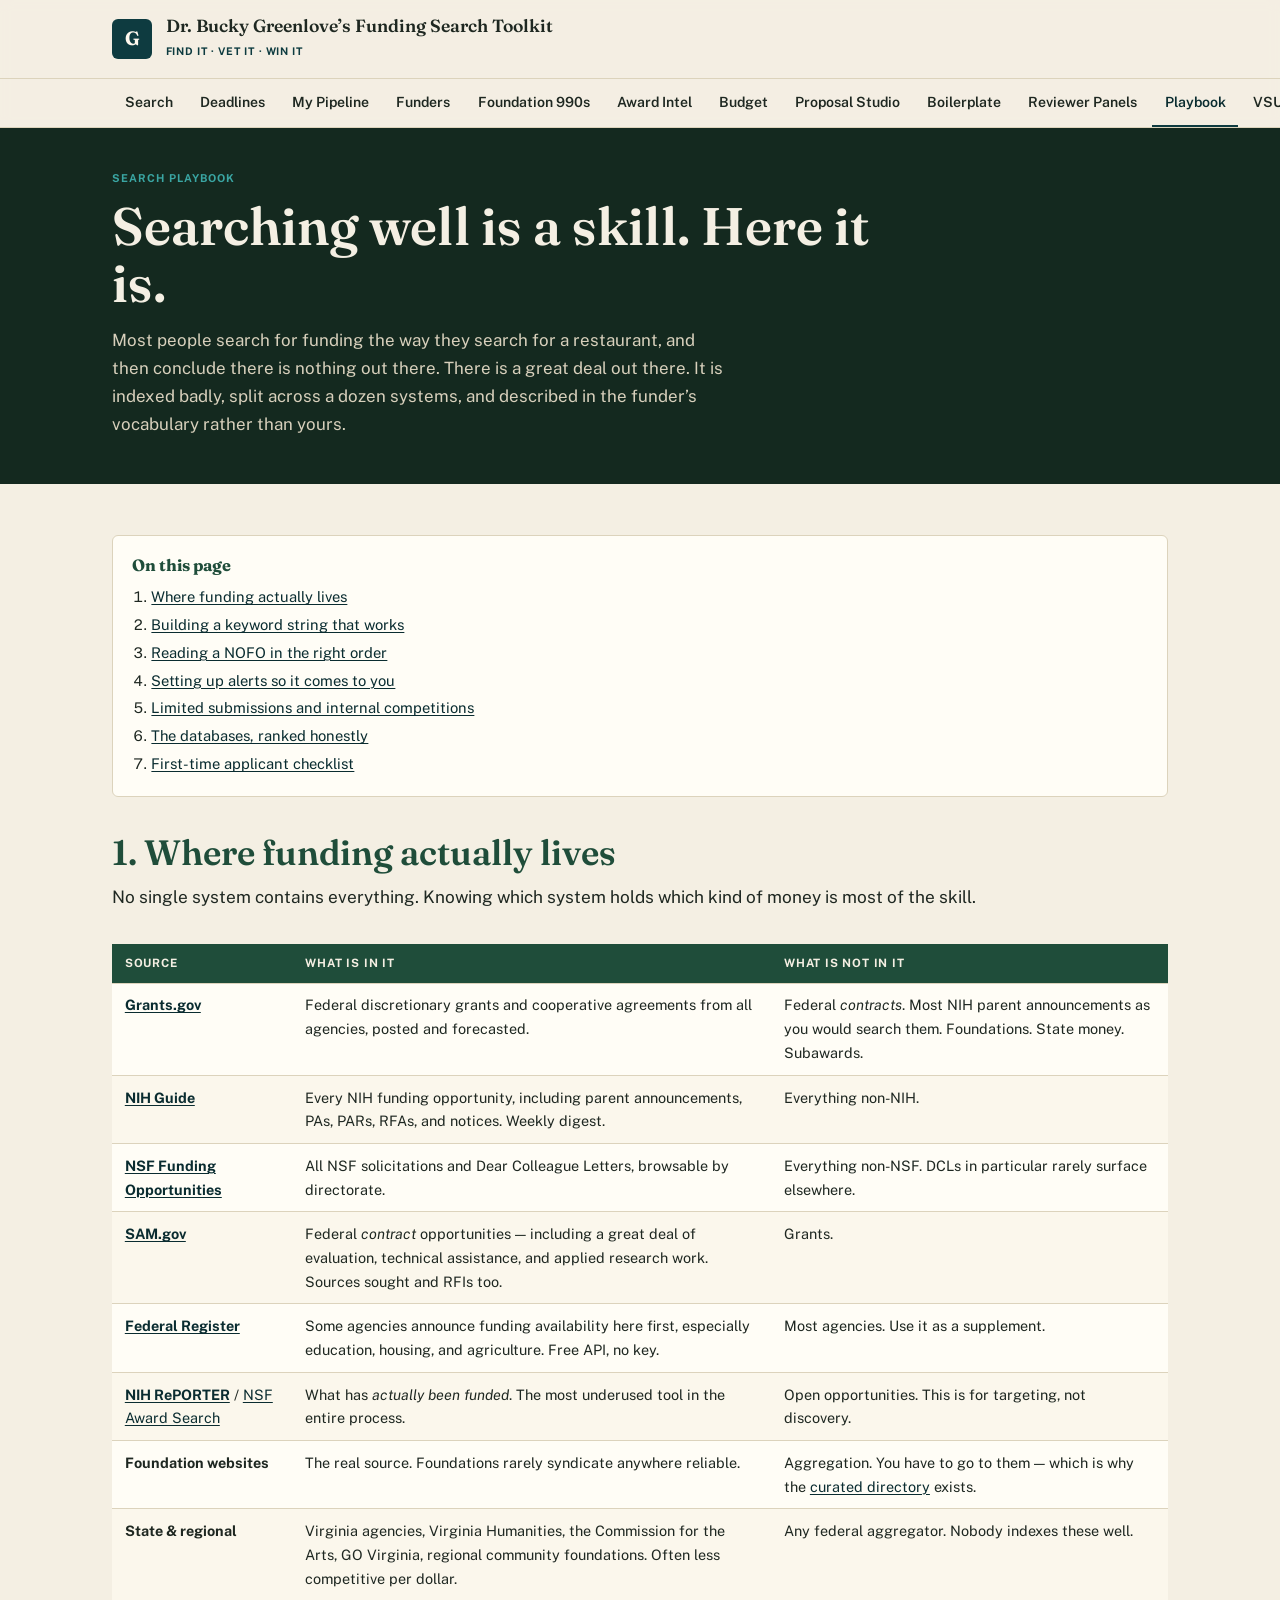
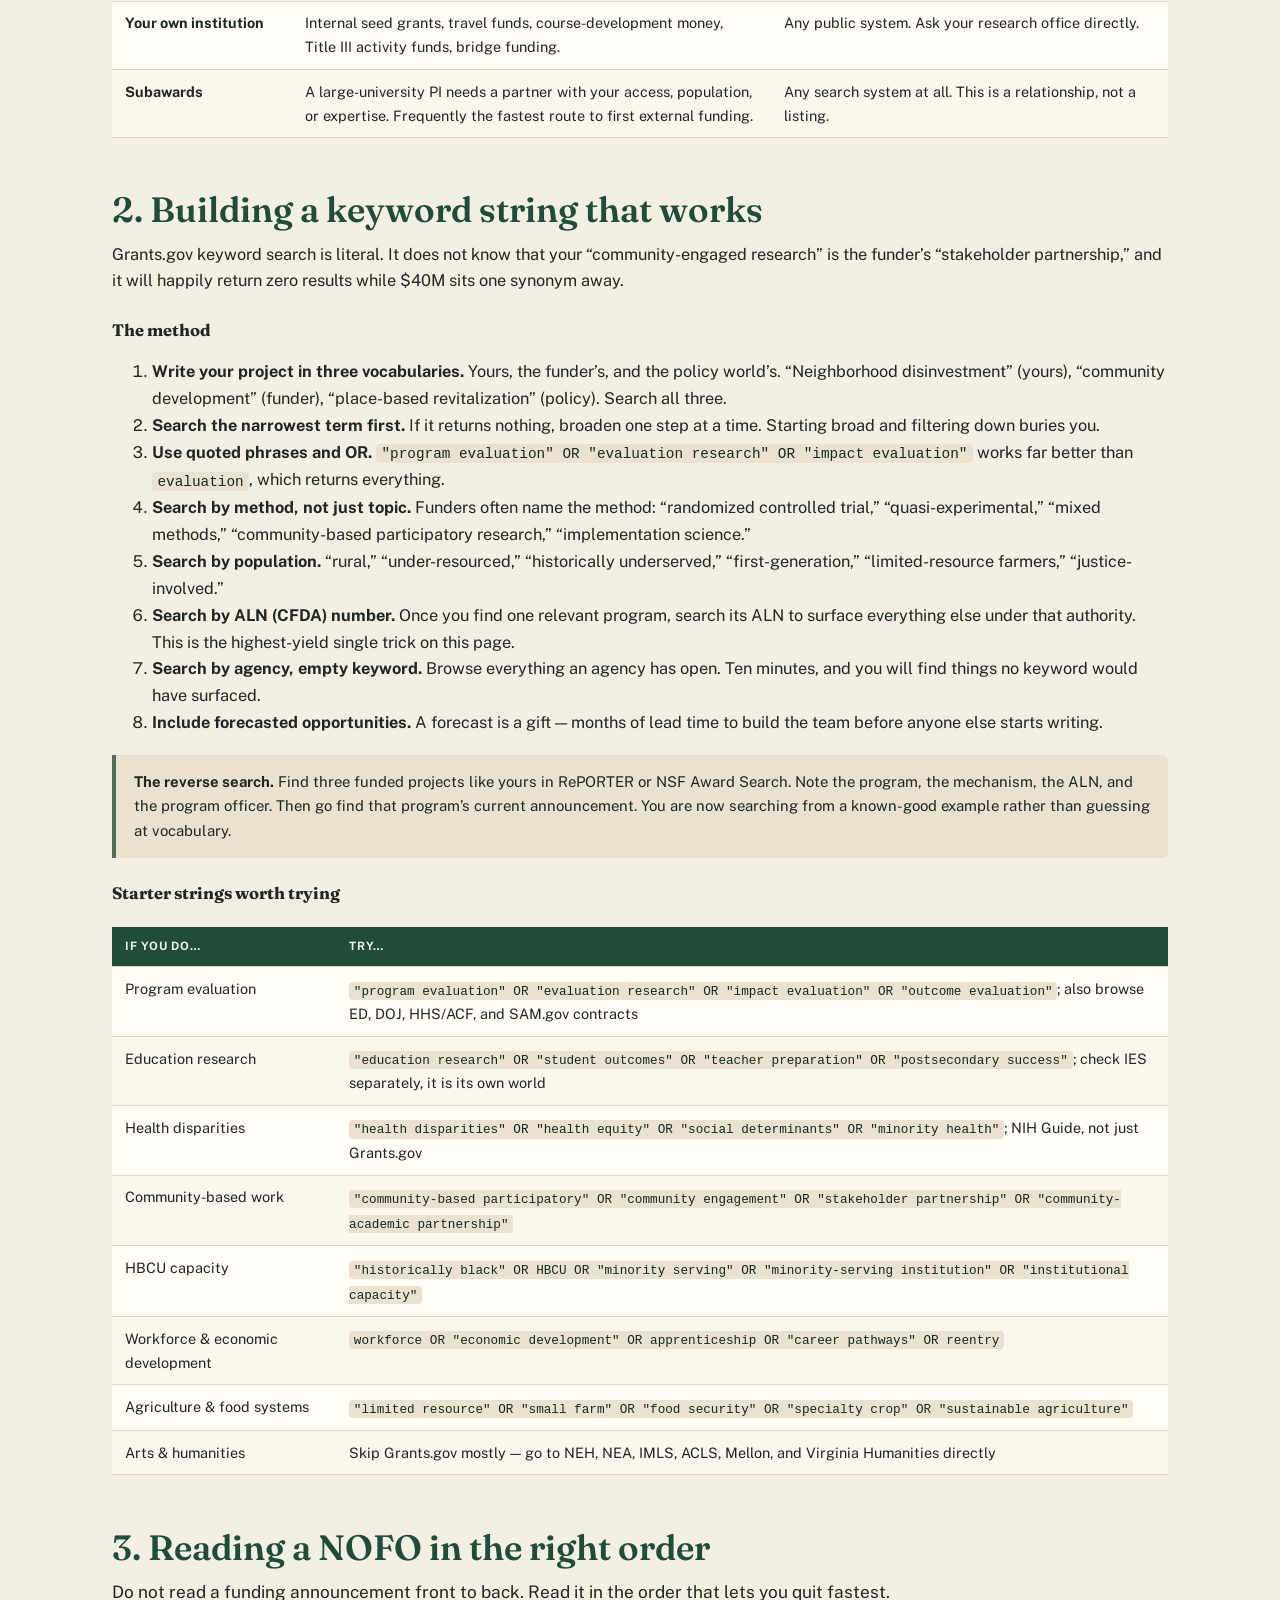
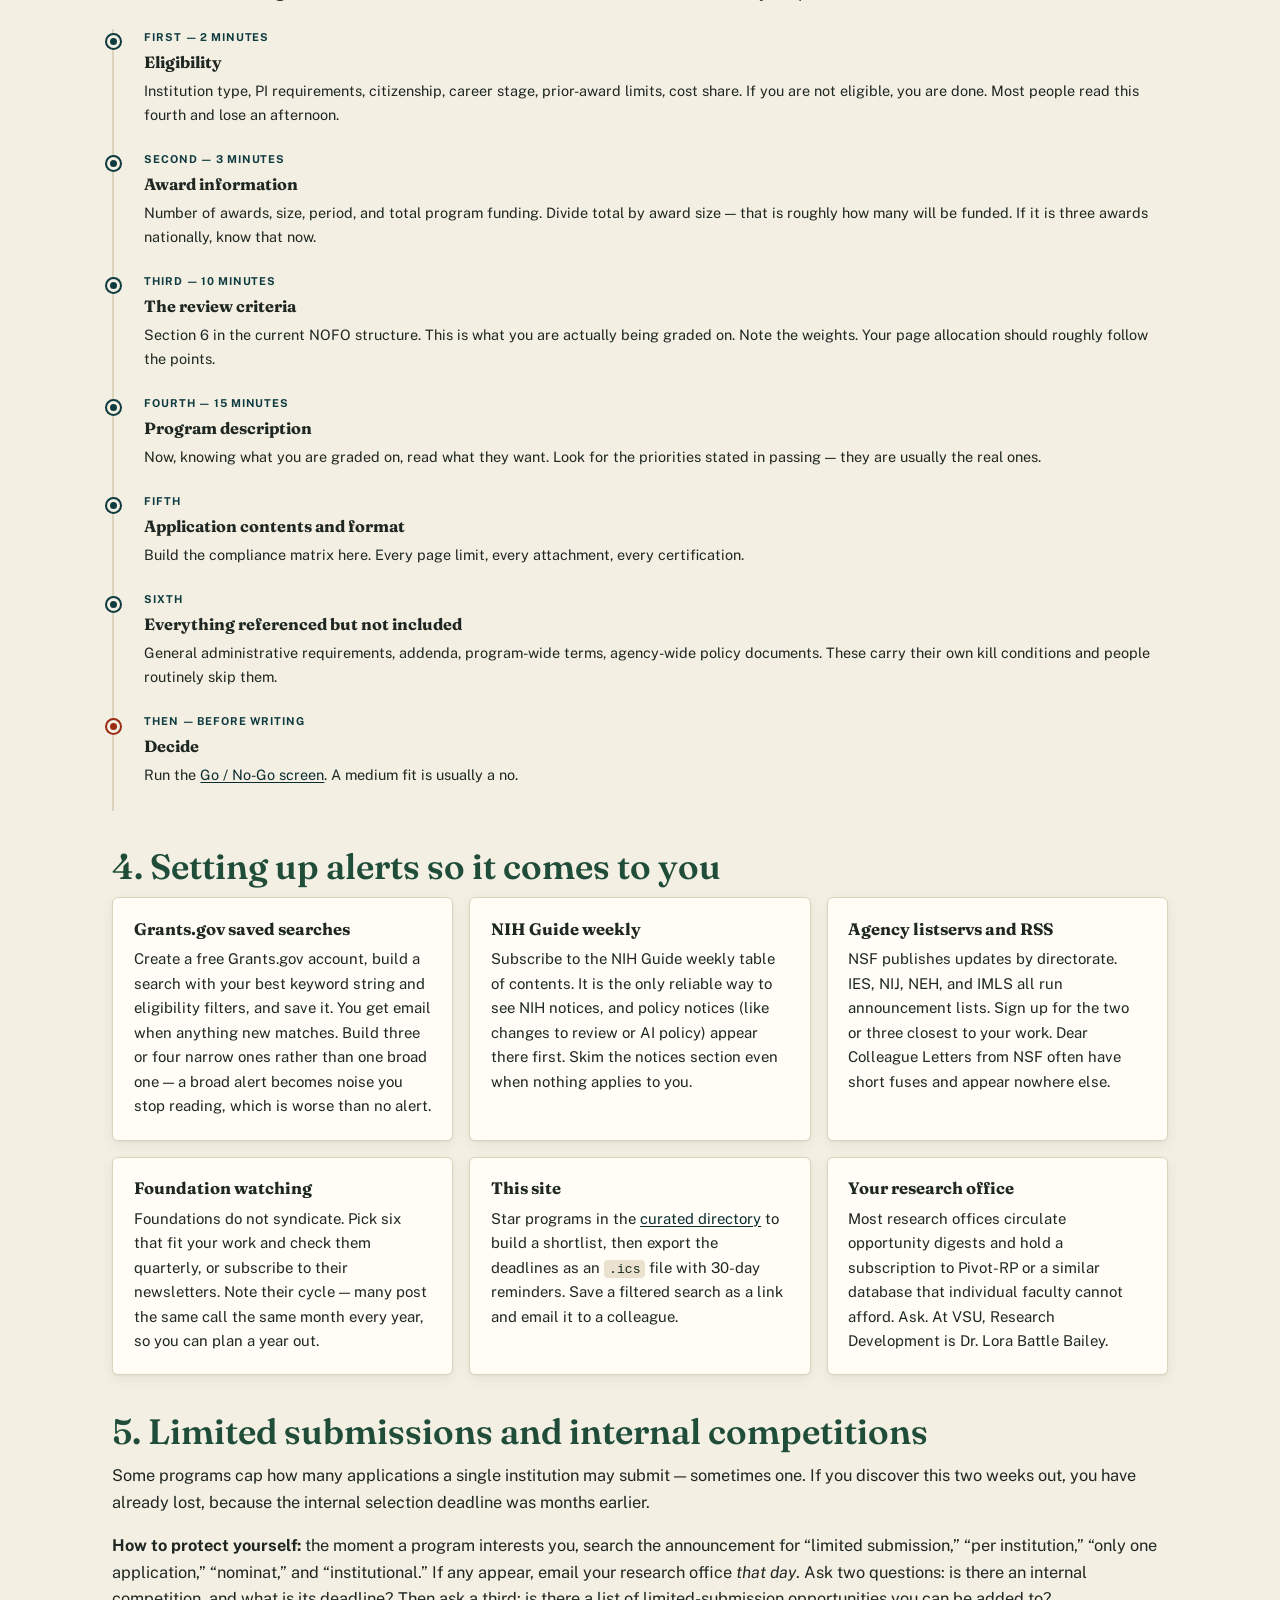
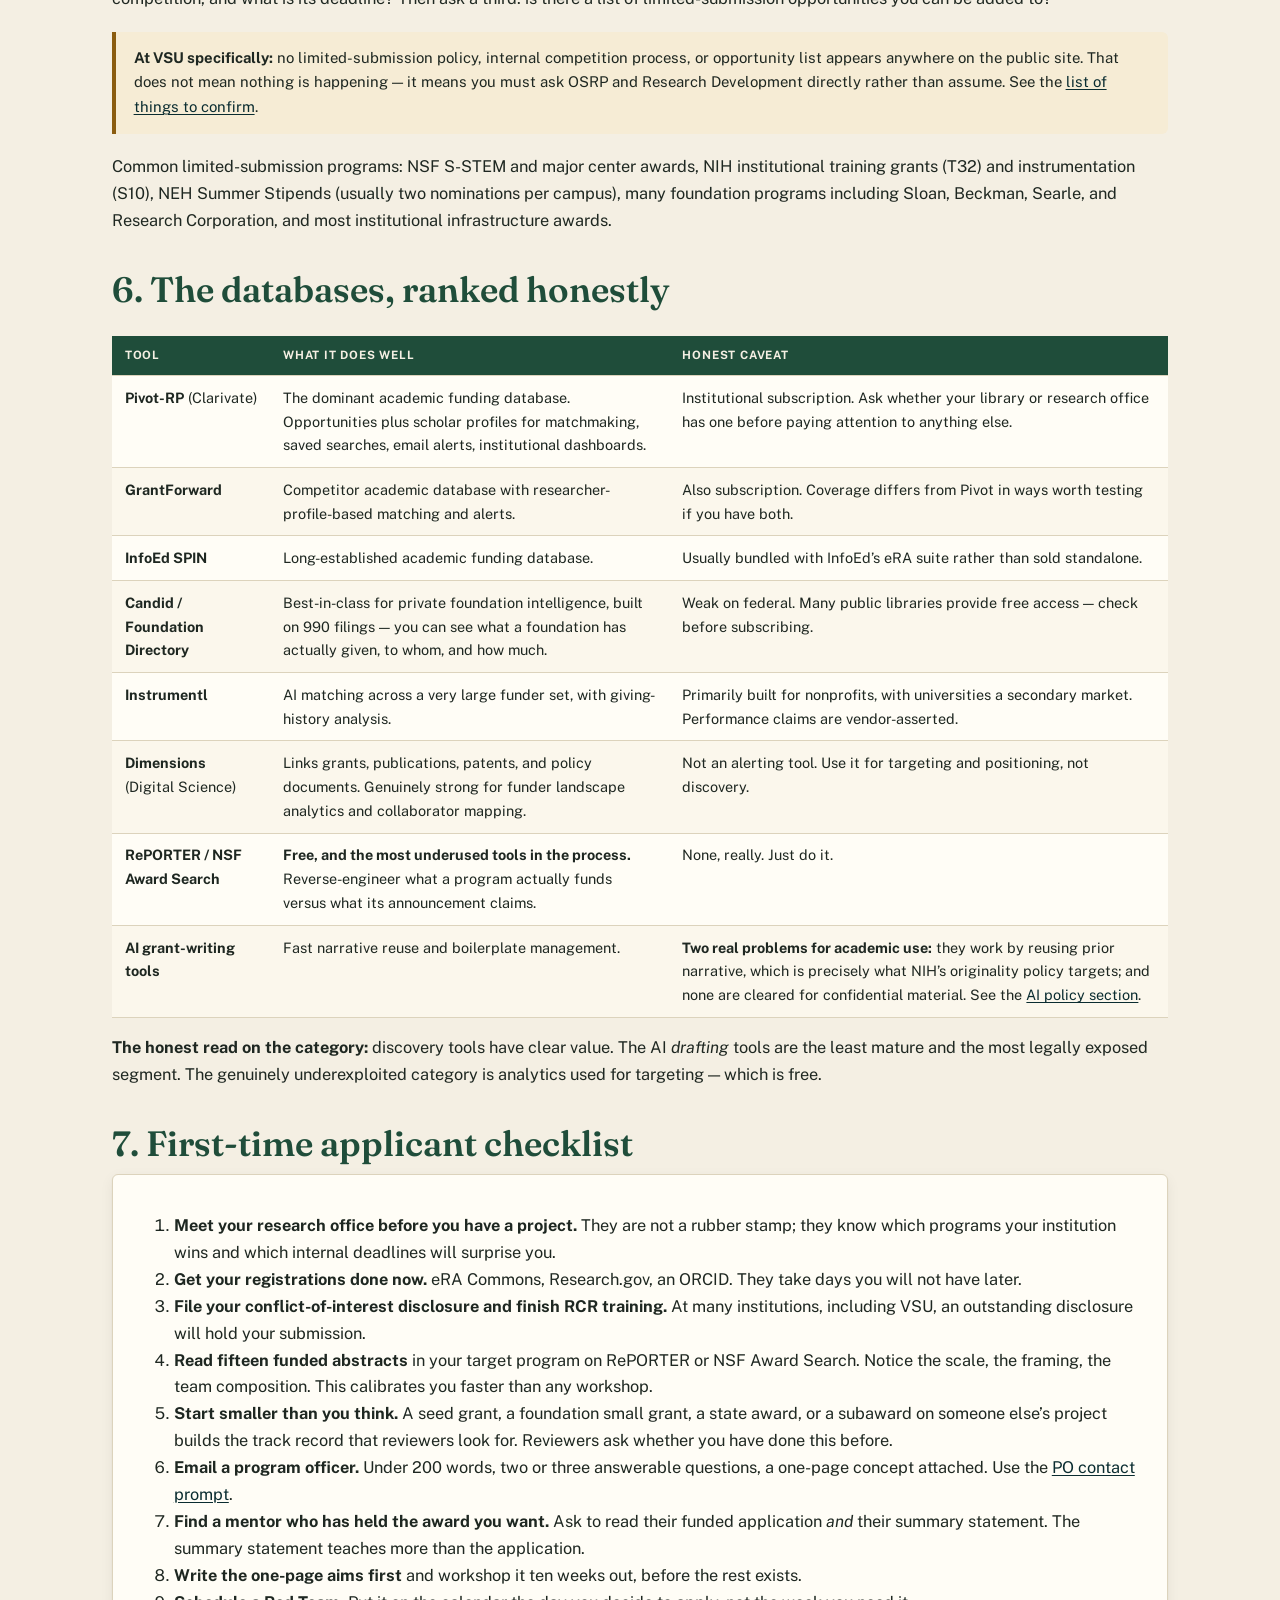
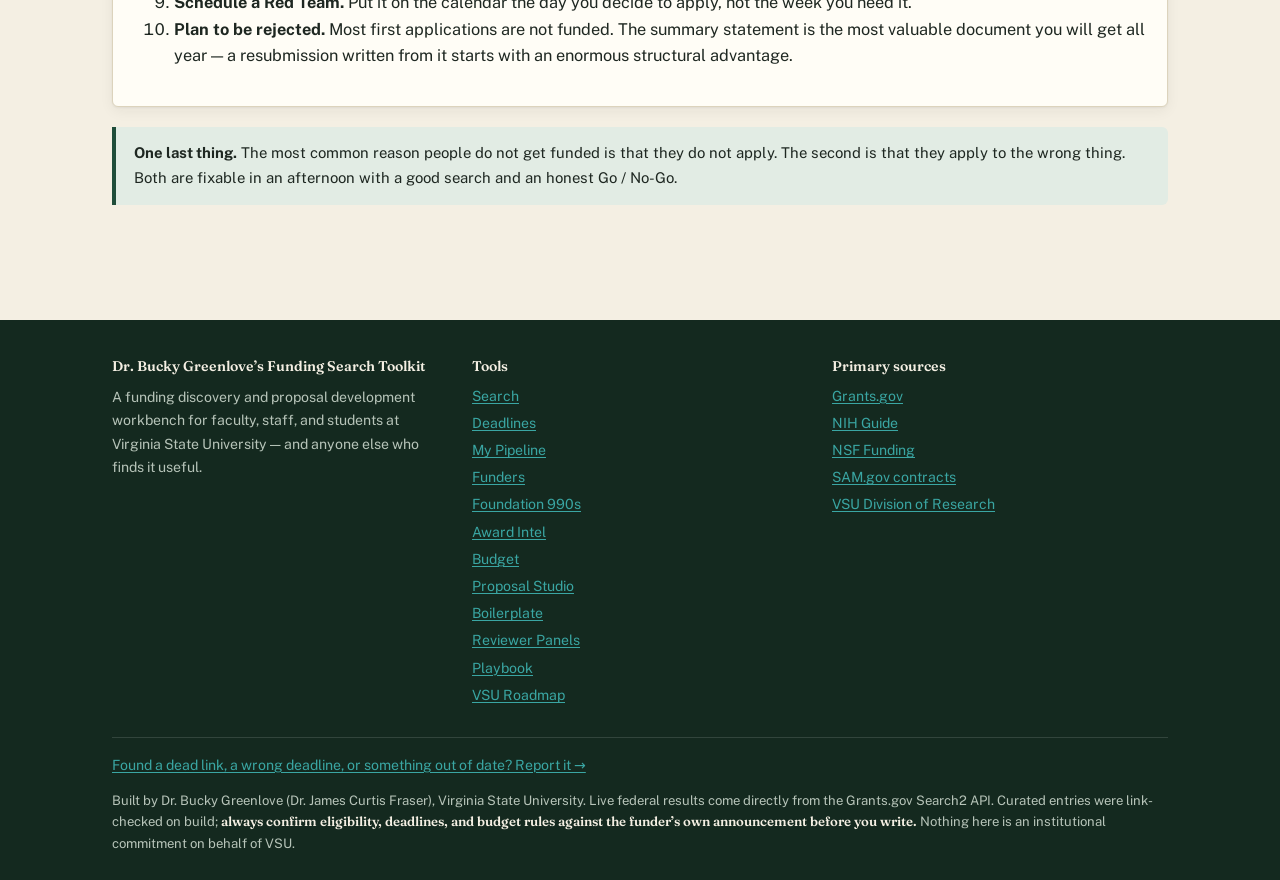
<file: playbook.html>
<!DOCTYPE html>
<html lang="en">
<head>
<meta charset="utf-8">
<meta name="viewport" content="width=device-width,initial-scale=1">
<title>Search Playbook — Dr. Bucky Greenlove’s Funding Search Toolkit</title>
<meta name="description" content="How to actually find funding: building keyword strings, reading a NOFO, setting up alerts, understanding limited submissions, and the databases worth using.">
<link rel="preconnect" href="https://fonts.googleapis.com"><link rel="preconnect" href="https://fonts.gstatic.com" crossorigin>
<link href="https://fonts.googleapis.com/css2?family=Fraunces:opsz,wght@9..144,600;9..144,700&family=Public+Sans:ital,wght@0,400;0,600;0,700;1,400&display=swap" rel="stylesheet">
<link rel="stylesheet" href="assets/style.css?v=d19586fe">
<link rel="icon" href="data:image/svg+xml,<svg xmlns='http://www.w3.org/2000/svg' viewBox='0 0 100 100'><rect width='100' height='100' rx='12' fill='%2314291F'/><text y='72' x='50' font-size='62' text-anchor='middle' fill='%233AA6A3' font-family='Georgia,serif' font-weight='bold'>G</text></svg>">
</head>
<body>
<a class="skip" href="#main">Skip to main content</a>
<header class="site">
  <div class="wrap"><div class="brandbar">
    <div class="mark" aria-hidden="true">G</div>
    <div class="brandtxt"><strong>Dr. Bucky Greenlove’s Funding Search Toolkit</strong><span>Find it · Vet it · Win it</span></div>
  </div></div>
  <nav class="main" aria-label="Main"><div class="wrap navslot"></div></nav>
</header>

<section class="hero">
  <div class="wrap">
    <p class="kicker">Search playbook</p>
    <h1>Searching well is a skill. Here it is.</h1>
    <p>Most people search for funding the way they search for a restaurant, and then conclude there is nothing out there. There is a great deal out there. It is indexed badly, split across a dozen systems, and described in the funder’s vocabulary rather than yours.</p>
  </div>
</section>

<main id="main"><div class="wrap">

  <div class="tocbox"><strong>On this page</strong>
    <ol>
      <li><a href="#map">Where funding actually lives</a></li>
      <li><a href="#keywords">Building a keyword string that works</a></li>
      <li><a href="#nofo">Reading a NOFO in the right order</a></li>
      <li><a href="#alerts">Setting up alerts so it comes to you</a></li>
      <li><a href="#limited">Limited submissions and internal competitions</a></li>
      <li><a href="#databases">The databases, ranked honestly</a></li>
      <li><a href="#first">First-time applicant checklist</a></li>
    </ol>
  </div>

  <h2 id="map">1. Where funding actually lives</h2>
  <p class="lead">No single system contains everything. Knowing which system holds which kind of money is most of the skill.</p>
  <div class="scroll"><table class="tbl">
    <thead><tr><th>Source</th><th>What is in it</th><th>What is NOT in it</th></tr></thead><tbody>
      <tr><td><b><a href="https://grants.gov/search-grants" rel="noopener">Grants.gov</a></b></td><td>Federal discretionary grants and cooperative agreements from all agencies, posted and forecasted.</td><td>Federal <em>contracts</em>. Most NIH parent announcements as you would search them. Foundations. State money. Subawards.</td></tr>
      <tr><td><b><a href="https://grants.nih.gov/funding/searchguide/index.html" rel="noopener">NIH Guide</a></b></td><td>Every NIH funding opportunity, including parent announcements, PAs, PARs, RFAs, and notices. Weekly digest.</td><td>Everything non-NIH.</td></tr>
      <tr><td><b><a href="https://www.nsf.gov/funding/opportunities" rel="noopener">NSF Funding Opportunities</a></b></td><td>All NSF solicitations and Dear Colleague Letters, browsable by directorate.</td><td>Everything non-NSF. DCLs in particular rarely surface elsewhere.</td></tr>
      <tr><td><b><a href="https://sam.gov/search/" rel="noopener">SAM.gov</a></b></td><td>Federal <em>contract</em> opportunities — including a great deal of evaluation, technical assistance, and applied research work. Sources sought and RFIs too.</td><td>Grants.</td></tr>
      <tr><td><b><a href="https://www.federalregister.gov/" rel="noopener">Federal Register</a></b></td><td>Some agencies announce funding availability here first, especially education, housing, and agriculture. Free API, no key.</td><td>Most agencies. Use it as a supplement.</td></tr>
      <tr><td><b><a href="https://reporter.nih.gov/" rel="noopener">NIH RePORTER</a></b> / <a href="https://www.nsf.gov/awardsearch/" rel="noopener">NSF Award Search</a></td><td>What has <em>actually been funded</em>. The most underused tool in the entire process.</td><td>Open opportunities. This is for targeting, not discovery.</td></tr>
      <tr><td><b>Foundation websites</b></td><td>The real source. Foundations rarely syndicate anywhere reliable.</td><td>Aggregation. You have to go to them — which is why the <a href="index.html">curated directory</a> exists.</td></tr>
      <tr><td><b>State &amp; regional</b></td><td>Virginia agencies, Virginia Humanities, the Commission for the Arts, GO Virginia, regional community foundations. Often less competitive per dollar.</td><td>Any federal aggregator. Nobody indexes these well.</td></tr>
      <tr><td><b>Your own institution</b></td><td>Internal seed grants, travel funds, course-development money, Title III activity funds, bridge funding.</td><td>Any public system. Ask your research office directly.</td></tr>
      <tr><td><b>Subawards</b></td><td>A large-university PI needs a partner with your access, population, or expertise. Frequently the fastest route to first external funding.</td><td>Any search system at all. This is a relationship, not a listing.</td></tr>
    </tbody>
  </table></div>

  <h2 id="keywords">2. Building a keyword string that works</h2>
  <p>Grants.gov keyword search is literal. It does not know that your “community-engaged research” is the funder’s “stakeholder partnership,” and it will happily return zero results while $40M sits one synonym away.</p>

  <h3>The method</h3>
  <ol>
    <li><strong>Write your project in three vocabularies.</strong> Yours, the funder’s, and the policy world’s. “Neighborhood disinvestment” (yours), “community development” (funder), “place-based revitalization” (policy). Search all three.</li>
    <li><strong>Search the narrowest term first.</strong> If it returns nothing, broaden one step at a time. Starting broad and filtering down buries you.</li>
    <li><strong>Use quoted phrases and OR.</strong> <code>"program evaluation" OR "evaluation research" OR "impact evaluation"</code> works far better than <code>evaluation</code>, which returns everything.</li>
    <li><strong>Search by method, not just topic.</strong> Funders often name the method: “randomized controlled trial,” “quasi-experimental,” “mixed methods,” “community-based participatory research,” “implementation science.”</li>
    <li><strong>Search by population.</strong> “rural,” “under-resourced,” “historically underserved,” “first-generation,” “limited-resource farmers,” “justice-involved.”</li>
    <li><strong>Search by ALN (CFDA) number.</strong> Once you find one relevant program, search its ALN to surface everything else under that authority. This is the highest-yield single trick on this page.</li>
    <li><strong>Search by agency, empty keyword.</strong> Browse everything an agency has open. Ten minutes, and you will find things no keyword would have surfaced.</li>
    <li><strong>Include forecasted opportunities.</strong> A forecast is a gift — months of lead time to build the team before anyone else starts writing.</li>
  </ol>

  <div class="note"><strong>The reverse search.</strong> Find three funded projects like yours in RePORTER or NSF Award Search. Note the program, the mechanism, the ALN, and the program officer. Then go find that program’s current announcement. You are now searching from a known-good example rather than guessing at vocabulary.</div>

  <h3>Starter strings worth trying</h3>
  <div class="scroll"><table class="tbl">
    <thead><tr><th>If you do…</th><th>Try…</th></tr></thead><tbody>
      <tr><td>Program evaluation</td><td><code>"program evaluation" OR "evaluation research" OR "impact evaluation" OR "outcome evaluation"</code>; also browse ED, DOJ, HHS/ACF, and SAM.gov contracts</td></tr>
      <tr><td>Education research</td><td><code>"education research" OR "student outcomes" OR "teacher preparation" OR "postsecondary success"</code>; check IES separately, it is its own world</td></tr>
      <tr><td>Health disparities</td><td><code>"health disparities" OR "health equity" OR "social determinants" OR "minority health"</code>; NIH Guide, not just Grants.gov</td></tr>
      <tr><td>Community-based work</td><td><code>"community-based participatory" OR "community engagement" OR "stakeholder partnership" OR "community-academic partnership"</code></td></tr>
      <tr><td>HBCU capacity</td><td><code>"historically black" OR HBCU OR "minority serving" OR "minority-serving institution" OR "institutional capacity"</code></td></tr>
      <tr><td>Workforce &amp; economic development</td><td><code>workforce OR "economic development" OR apprenticeship OR "career pathways" OR reentry</code></td></tr>
      <tr><td>Agriculture &amp; food systems</td><td><code>"limited resource" OR "small farm" OR "food security" OR "specialty crop" OR "sustainable agriculture"</code></td></tr>
      <tr><td>Arts &amp; humanities</td><td>Skip Grants.gov mostly — go to NEH, NEA, IMLS, ACLS, Mellon, and Virginia Humanities directly</td></tr>
    </tbody>
  </table></div>

  <h2 id="nofo">3. Reading a NOFO in the right order</h2>
  <p class="lead">Do not read a funding announcement front to back. Read it in the order that lets you quit fastest.</p>
  <ol class="tl">
    <li><span class="when">First — 2 minutes</span><span class="what">Eligibility</span><p>Institution type, PI requirements, citizenship, career stage, prior-award limits, cost share. If you are not eligible, you are done. Most people read this fourth and lose an afternoon.</p></li>
    <li><span class="when">Second — 3 minutes</span><span class="what">Award information</span><p>Number of awards, size, period, and total program funding. Divide total by award size — that is roughly how many will be funded. If it is three awards nationally, know that now.</p></li>
    <li><span class="when">Third — 10 minutes</span><span class="what">The review criteria</span><p>Section 6 in the current NOFO structure. This is what you are actually being graded on. Note the weights. Your page allocation should roughly follow the points.</p></li>
    <li><span class="when">Fourth — 15 minutes</span><span class="what">Program description</span><p>Now, knowing what you are graded on, read what they want. Look for the priorities stated in passing — they are usually the real ones.</p></li>
    <li><span class="when">Fifth</span><span class="what">Application contents and format</span><p>Build the compliance matrix here. Every page limit, every attachment, every certification.</p></li>
    <li><span class="when">Sixth</span><span class="what">Everything referenced but not included</span><p>General administrative requirements, addenda, program-wide terms, agency-wide policy documents. These carry their own kill conditions and people routinely skip them.</p></li>
    <li class="gate"><span class="when">Then — before writing</span><span class="what">Decide</span><p>Run the <a href="panel.html#fit-screen">Go / No-Go screen</a>. A medium fit is usually a no.</p></li>
  </ol>

  <h2 id="alerts">4. Setting up alerts so it comes to you</h2>
  <div class="grid g2">
    <div class="card"><h3 style="margin-top:0">Grants.gov saved searches</h3>
      <p style="font-size:.93rem;margin-bottom:0">Create a free Grants.gov account, build a search with your best keyword string and eligibility filters, and save it. You get email when anything new matches. Build three or four narrow ones rather than one broad one — a broad alert becomes noise you stop reading, which is worse than no alert.</p></div>
    <div class="card"><h3 style="margin-top:0">NIH Guide weekly</h3>
      <p style="font-size:.93rem;margin-bottom:0">Subscribe to the NIH Guide weekly table of contents. It is the only reliable way to see NIH notices, and policy notices (like changes to review or AI policy) appear there first. Skim the notices section even when nothing applies to you.</p></div>
    <div class="card"><h3 style="margin-top:0">Agency listservs and RSS</h3>
      <p style="font-size:.93rem;margin-bottom:0">NSF publishes updates by directorate. IES, NIJ, NEH, and IMLS all run announcement lists. Sign up for the two or three closest to your work. Dear Colleague Letters from NSF often have short fuses and appear nowhere else.</p></div>
    <div class="card"><h3 style="margin-top:0">Foundation watching</h3>
      <p style="font-size:.93rem;margin-bottom:0">Foundations do not syndicate. Pick six that fit your work and check them quarterly, or subscribe to their newsletters. Note their cycle — many post the same call the same month every year, so you can plan a year out.</p></div>
    <div class="card"><h3 style="margin-top:0">This site</h3>
      <p style="font-size:.93rem;margin-bottom:0">Star programs in the <a href="index.html">curated directory</a> to build a shortlist, then export the deadlines as an <code>.ics</code> file with 30-day reminders. Save a filtered search as a link and email it to a colleague.</p></div>
    <div class="card"><h3 style="margin-top:0">Your research office</h3>
      <p style="font-size:.93rem;margin-bottom:0">Most research offices circulate opportunity digests and hold a subscription to Pivot-RP or a similar database that individual faculty cannot afford. Ask. At VSU, Research Development is Dr. Lora Battle Bailey.</p></div>
  </div>

  <h2 id="limited">5. Limited submissions and internal competitions</h2>
  <p>Some programs cap how many applications a single institution may submit — sometimes one. If you discover this two weeks out, you have already lost, because the internal selection deadline was months earlier.</p>
  <p><strong>How to protect yourself:</strong> the moment a program interests you, search the announcement for “limited submission,” “per institution,” “only one application,” “nominat,” and “institutional.” If any appear, email your research office <em>that day</em>. Ask two questions: is there an internal competition, and what is its deadline? Then ask a third: is there a list of limited-submission opportunities you can be added to?</p>
  <div class="note warn"><strong>At VSU specifically:</strong> no limited-submission policy, internal competition process, or opportunity list appears anywhere on the public site. That does not mean nothing is happening — it means you must ask OSRP and Research Development directly rather than assume. See the <a href="vsu.html#confirm">list of things to confirm</a>.</div>
  <p>Common limited-submission programs: NSF S-STEM and major center awards, NIH institutional training grants (T32) and instrumentation (S10), NEH Summer Stipends (usually two nominations per campus), many foundation programs including Sloan, Beckman, Searle, and Research Corporation, and most institutional infrastructure awards.</p>

  <h2 id="databases">6. The databases, ranked honestly</h2>
  <div class="scroll"><table class="tbl">
    <thead><tr><th>Tool</th><th>What it does well</th><th>Honest caveat</th></tr></thead><tbody>
      <tr><td><b>Pivot-RP</b> (Clarivate)</td><td>The dominant academic funding database. Opportunities plus scholar profiles for matchmaking, saved searches, email alerts, institutional dashboards.</td><td>Institutional subscription. Ask whether your library or research office has one before paying attention to anything else.</td></tr>
      <tr><td><b>GrantForward</b></td><td>Competitor academic database with researcher-profile-based matching and alerts.</td><td>Also subscription. Coverage differs from Pivot in ways worth testing if you have both.</td></tr>
      <tr><td><b>InfoEd SPIN</b></td><td>Long-established academic funding database.</td><td>Usually bundled with InfoEd’s eRA suite rather than sold standalone.</td></tr>
      <tr><td><b>Candid / Foundation Directory</b></td><td>Best-in-class for private foundation intelligence, built on 990 filings — you can see what a foundation has actually given, to whom, and how much.</td><td>Weak on federal. Many public libraries provide free access — check before subscribing.</td></tr>
      <tr><td><b>Instrumentl</b></td><td>AI matching across a very large funder set, with giving-history analysis.</td><td>Primarily built for nonprofits, with universities a secondary market. Performance claims are vendor-asserted.</td></tr>
      <tr><td><b>Dimensions</b> (Digital Science)</td><td>Links grants, publications, patents, and policy documents. Genuinely strong for funder landscape analytics and collaborator mapping.</td><td>Not an alerting tool. Use it for targeting and positioning, not discovery.</td></tr>
      <tr><td><b>RePORTER / NSF Award Search</b></td><td><strong>Free, and the most underused tools in the process.</strong> Reverse-engineer what a program actually funds versus what its announcement claims.</td><td>None, really. Just do it.</td></tr>
      <tr><td><b>AI grant-writing tools</b></td><td>Fast narrative reuse and boilerplate management.</td><td><strong>Two real problems for academic use:</strong> they work by reusing prior narrative, which is precisely what NIH’s originality policy targets; and none are cleared for confidential material. See the <a href="proposal.html#ai">AI policy section</a>.</td></tr>
    </tbody>
  </table></div>
  <p><strong>The honest read on the category:</strong> discovery tools have clear value. The AI <em>drafting</em> tools are the least mature and the most legally exposed segment. The genuinely underexploited category is analytics used for targeting — which is free.</p>

  <h2 id="first">7. First-time applicant checklist</h2>
  <div class="card">
    <ol>
      <li><strong>Meet your research office before you have a project.</strong> They are not a rubber stamp; they know which programs your institution wins and which internal deadlines will surprise you.</li>
      <li><strong>Get your registrations done now.</strong> eRA Commons, Research.gov, an ORCID. They take days you will not have later.</li>
      <li><strong>File your conflict-of-interest disclosure and finish RCR training.</strong> At many institutions, including VSU, an outstanding disclosure will hold your submission.</li>
      <li><strong>Read fifteen funded abstracts</strong> in your target program on RePORTER or NSF Award Search. Notice the scale, the framing, the team composition. This calibrates you faster than any workshop.</li>
      <li><strong>Start smaller than you think.</strong> A seed grant, a foundation small grant, a state award, or a subaward on someone else’s project builds the track record that reviewers look for. Reviewers ask whether you have done this before.</li>
      <li><strong>Email a program officer.</strong> Under 200 words, two or three answerable questions, a one-page concept attached. Use the <a href="panel.html#po-contact">PO contact prompt</a>.</li>
      <li><strong>Find a mentor who has held the award you want.</strong> Ask to read their funded application <em>and</em> their summary statement. The summary statement teaches more than the application.</li>
      <li><strong>Write the one-page aims first</strong> and workshop it ten weeks out, before the rest exists.</li>
      <li><strong>Schedule a Red Team.</strong> Put it on the calendar the day you decide to apply, not the week you need it.</li>
      <li><strong>Plan to be rejected.</strong> Most first applications are not funded. The summary statement is the most valuable document you will get all year — a resubmission written from it starts with an enormous structural advantage.</li>
    </ol>
  </div>

  <div class="note ok"><strong>One last thing.</strong> The most common reason people do not get funded is that they do not apply. The second is that they apply to the wrong thing. Both are fixable in an afternoon with a good search and an honest Go / No-Go.</div>

</div></main>
<footer class="site"><div class="wrap footslot"></div></footer>
<script src="assets/app.js?v=b8b2bd7e"></script>
</body>
</html>
</file>
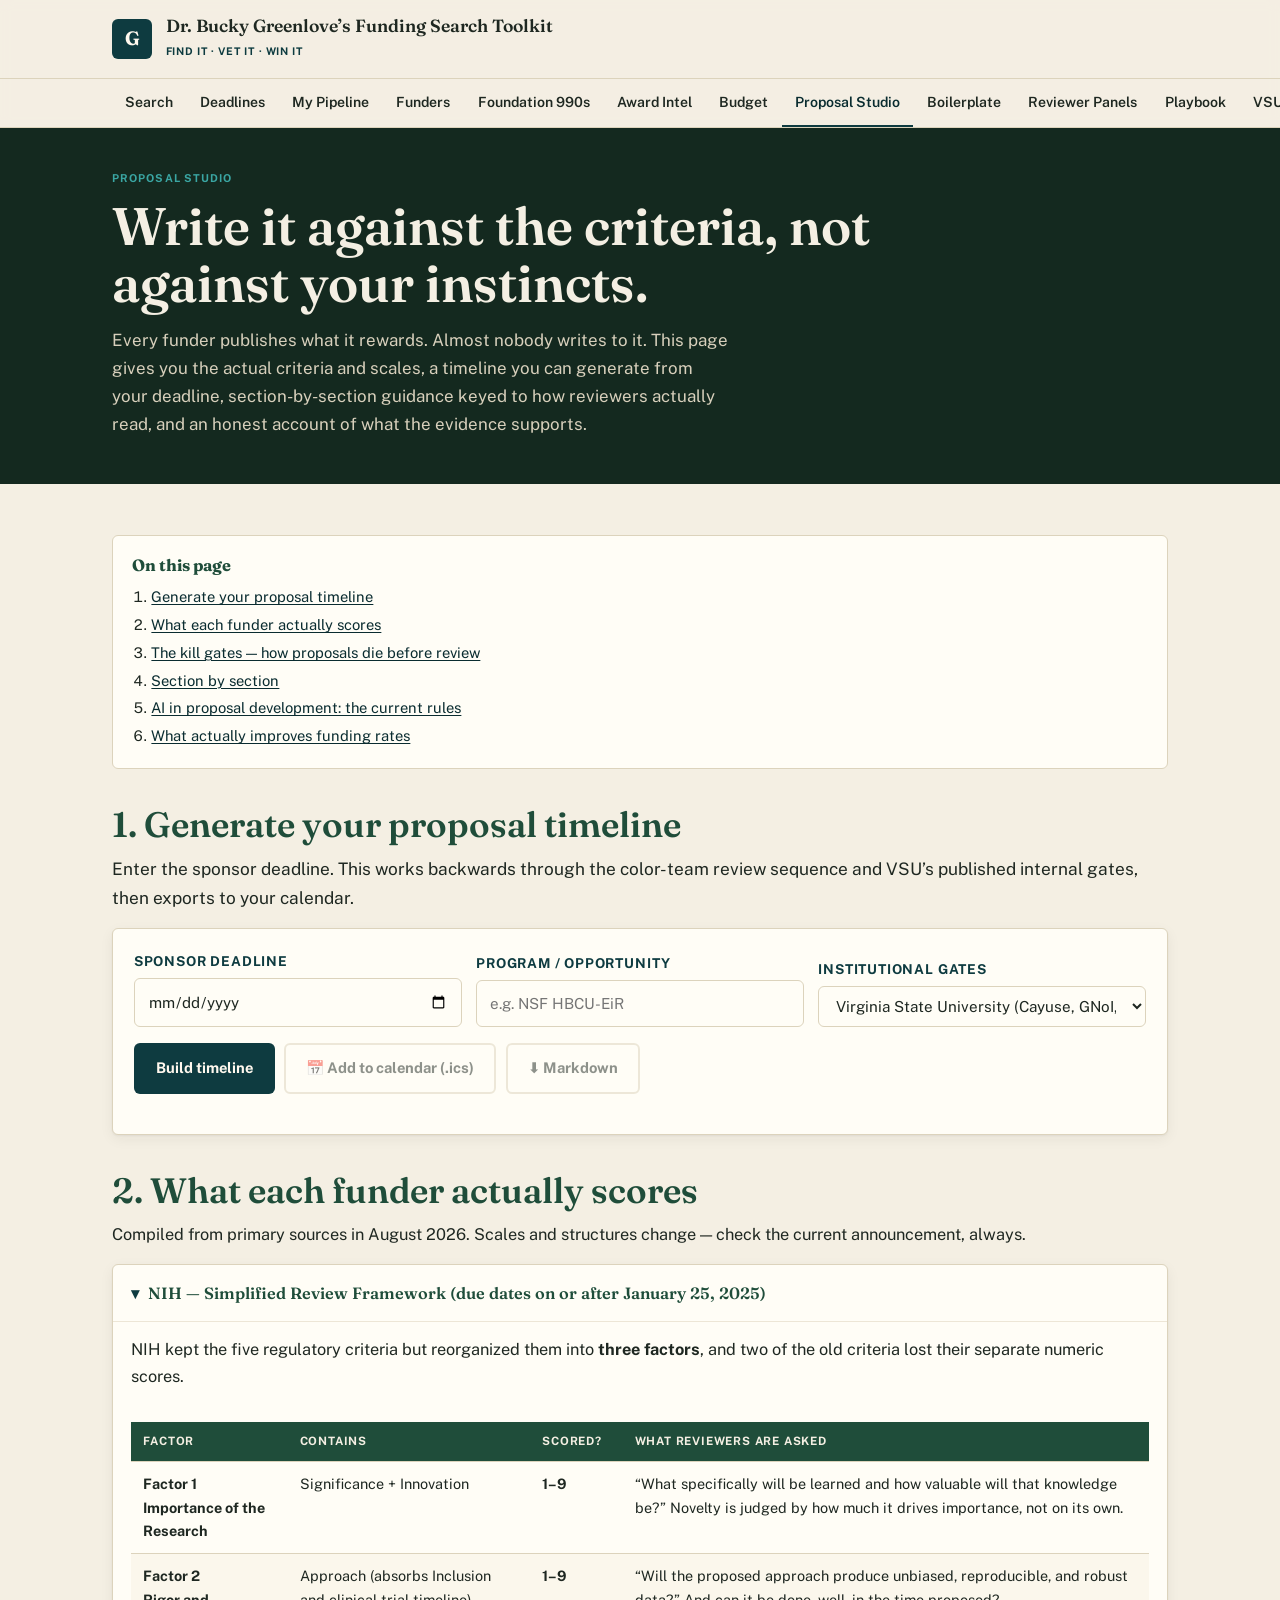
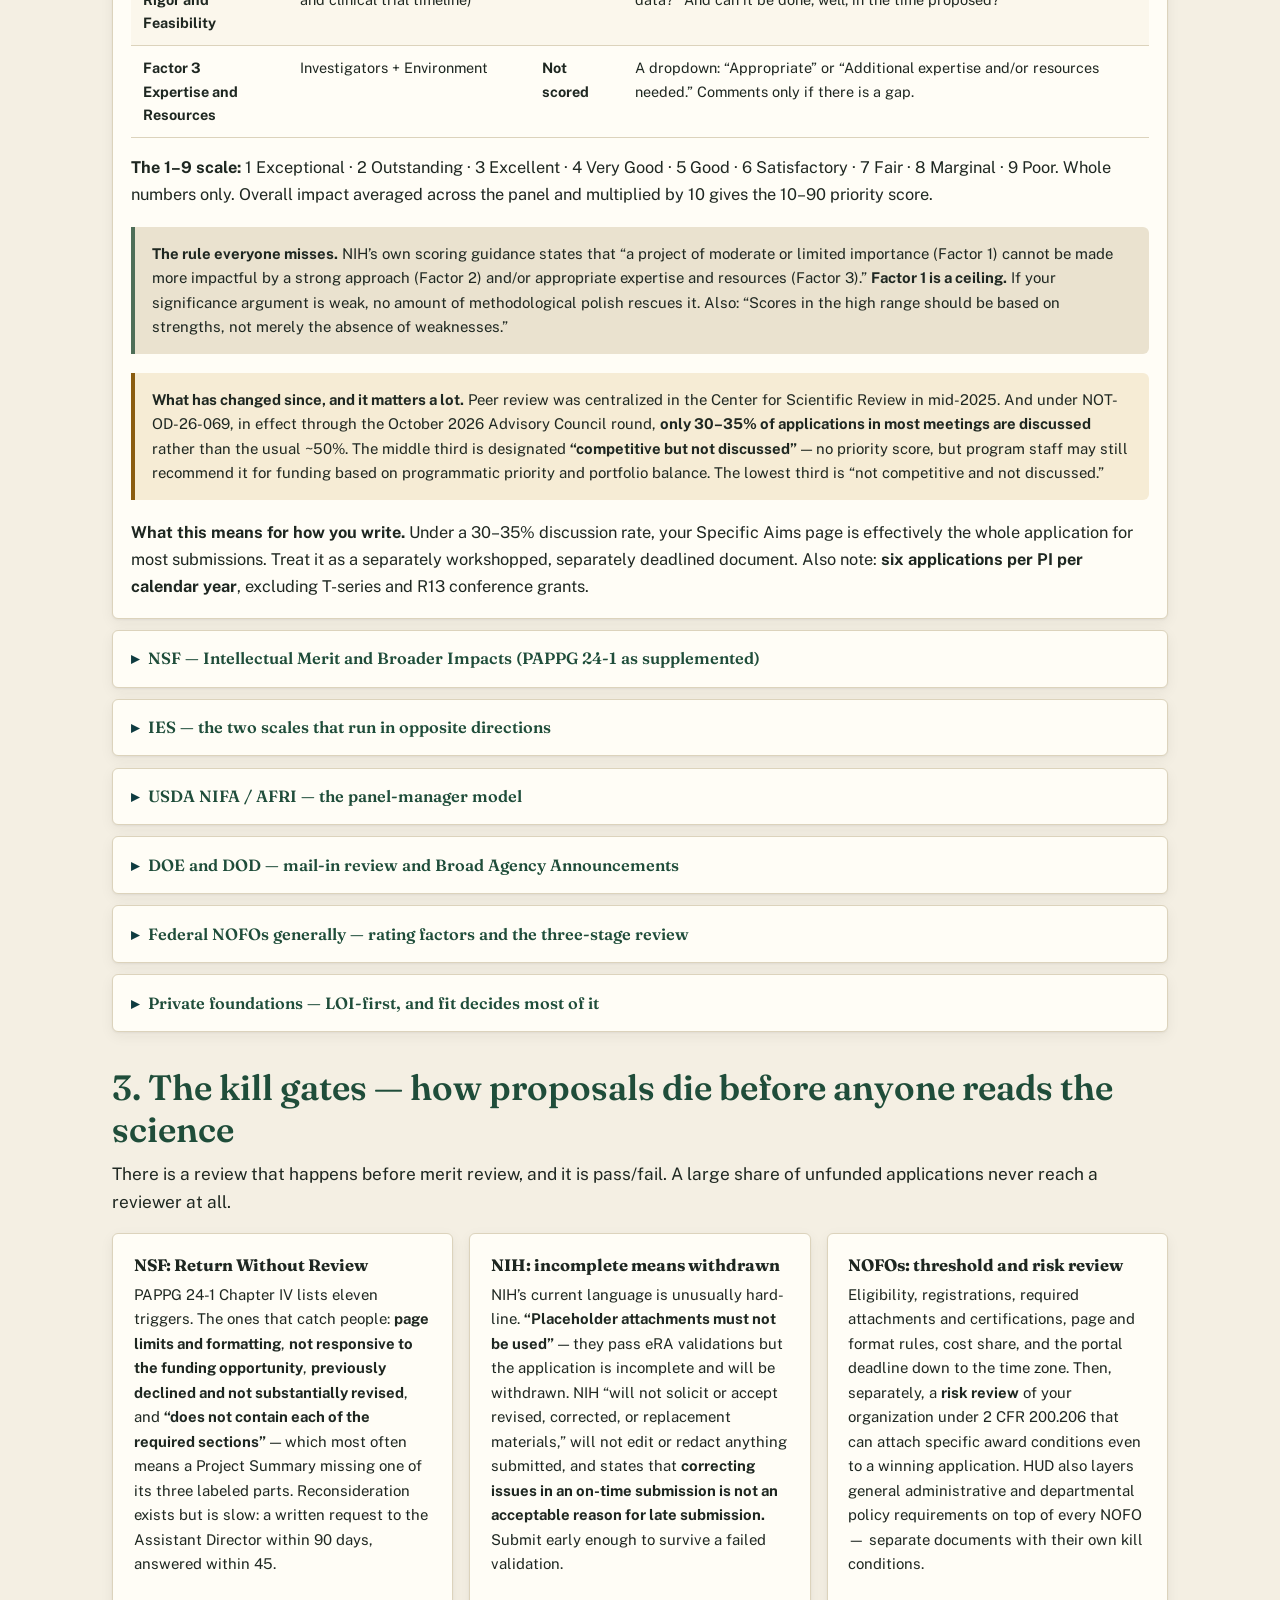
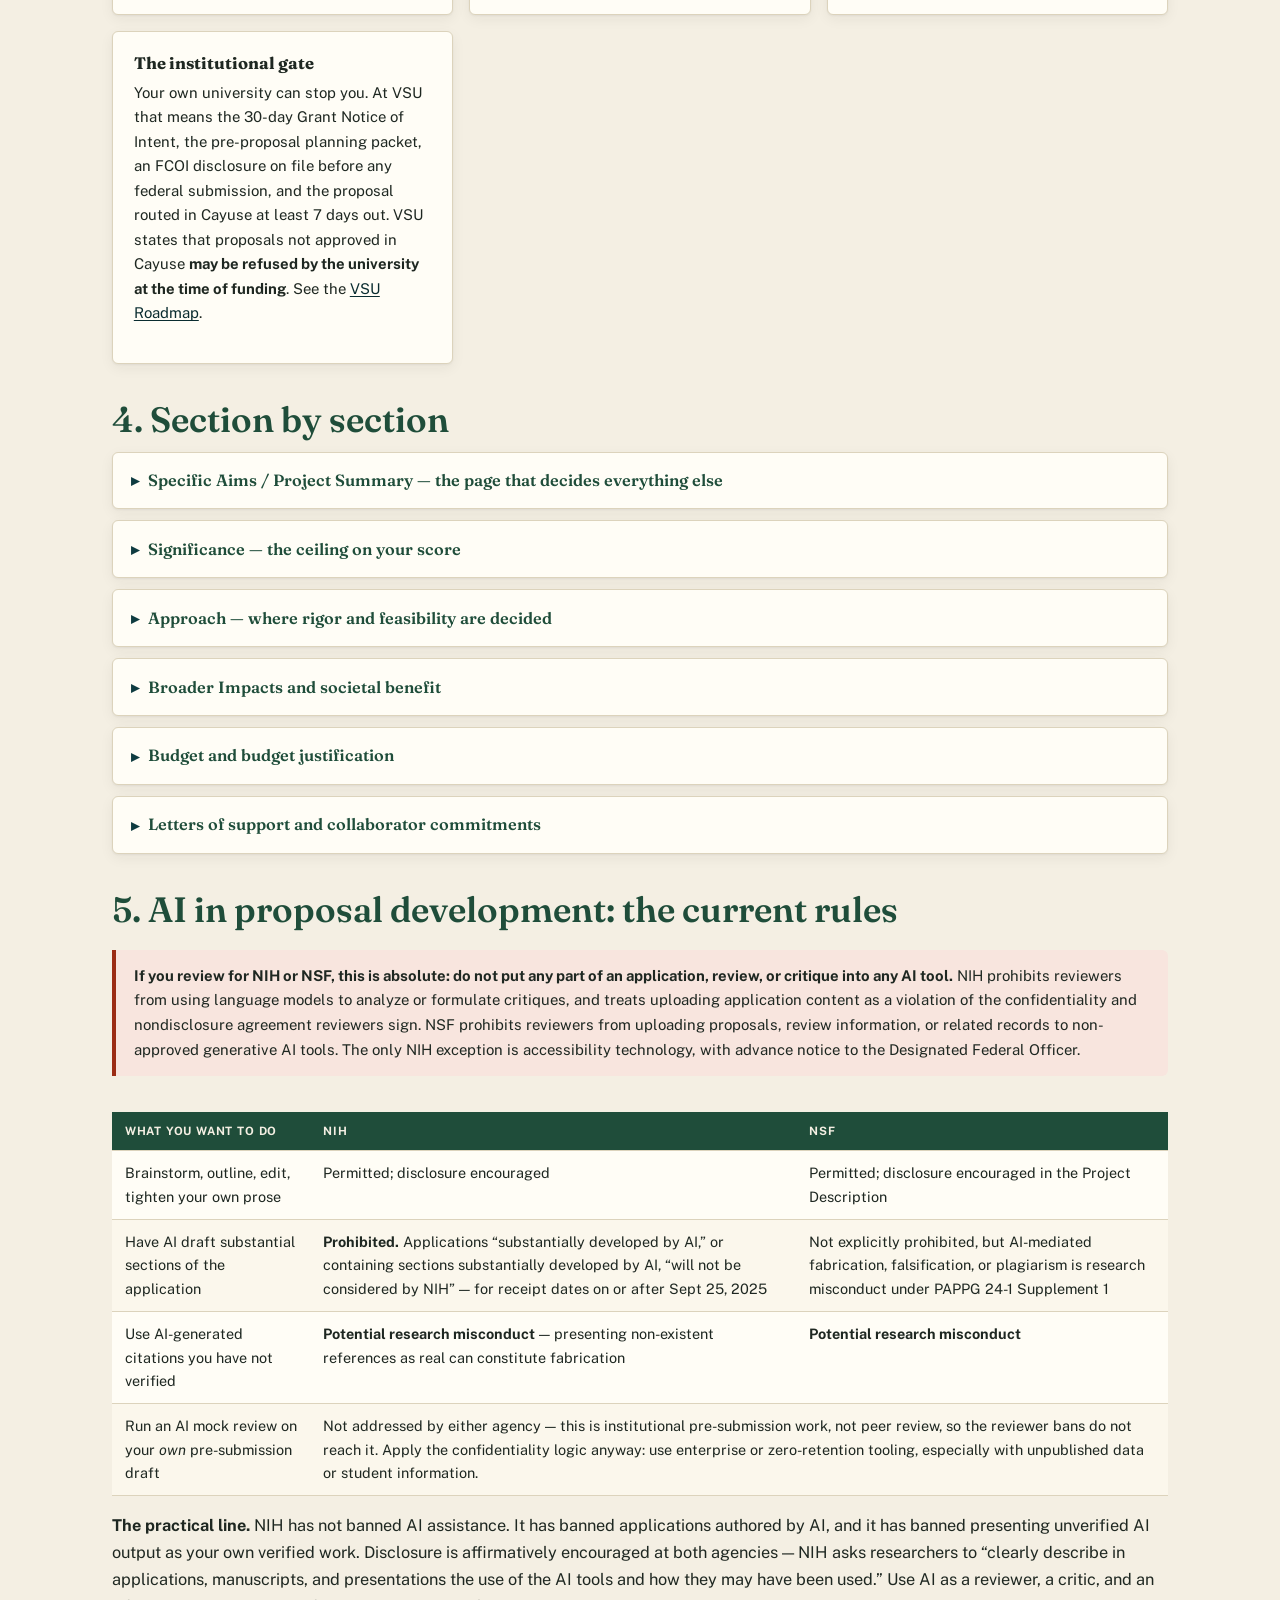
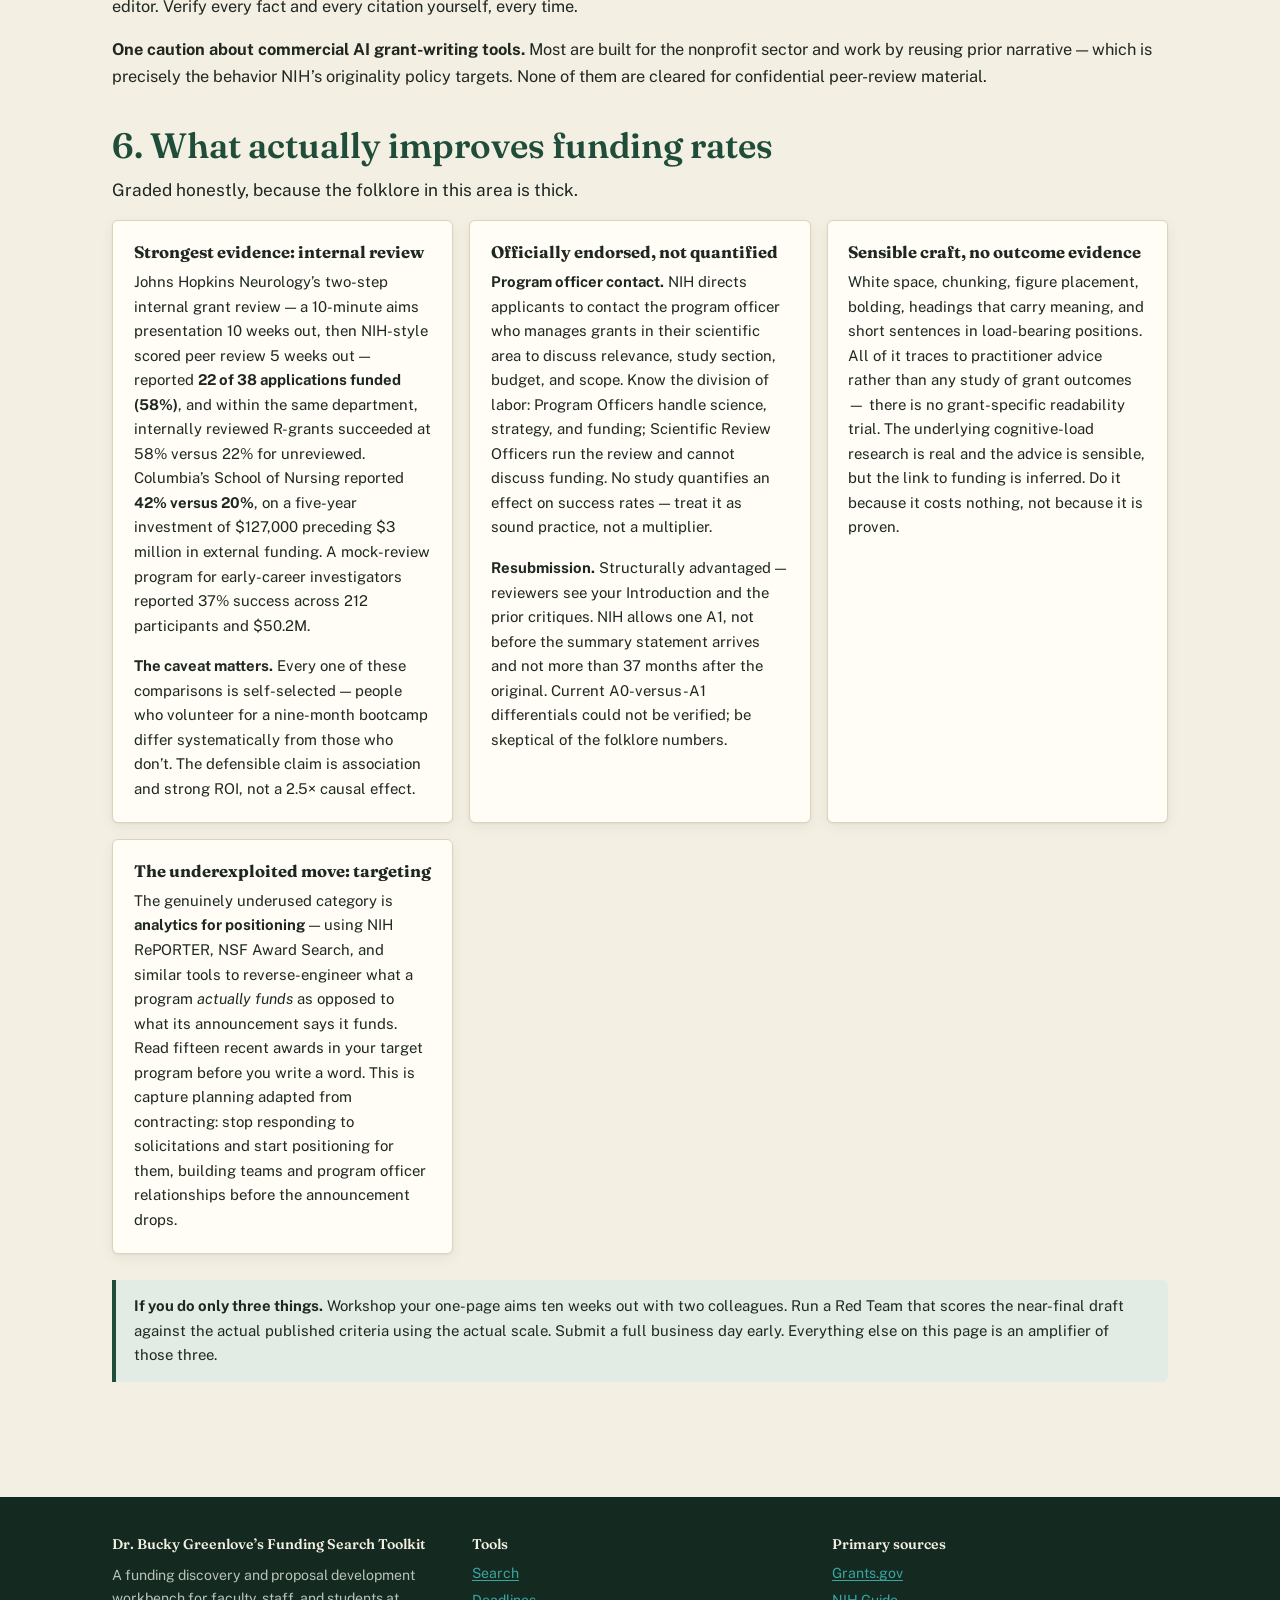
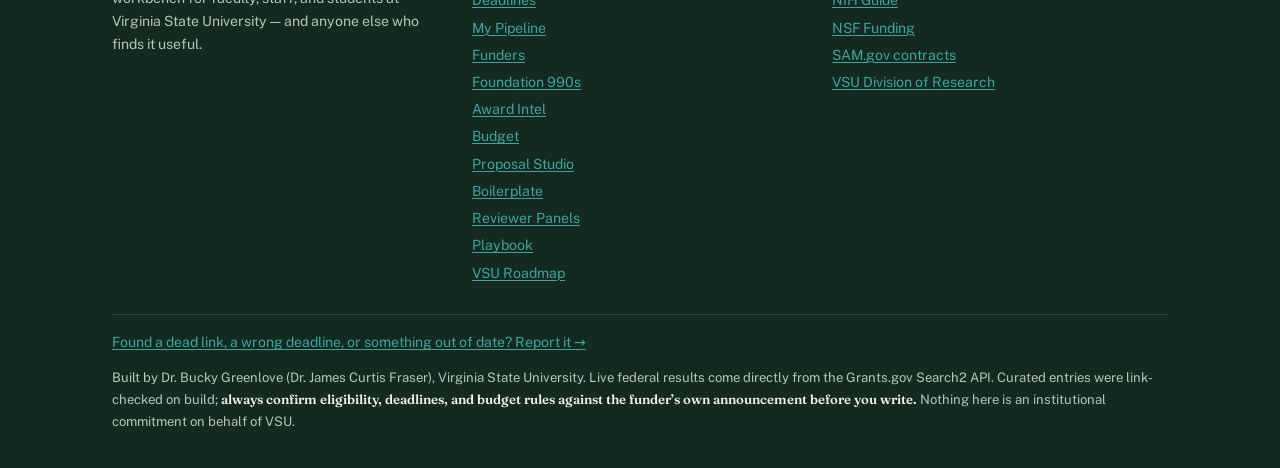
<file: proposal.html>
<!DOCTYPE html>
<html lang="en">
<head>
<meta charset="utf-8">
<meta name="viewport" content="width=device-width,initial-scale=1">
<title>Proposal Studio — Dr. Bucky Greenlove’s Funding Search Toolkit</title>
<meta name="description" content="Tools for writing a fundable proposal: a timeline generator, the actual review criteria for NIH, NSF, IES, NIFA, DOE, DOD and federal NOFOs, section-by-section guidance, AI-use policy, and what the evidence says actually improves funding rates.">
<link rel="preconnect" href="https://fonts.googleapis.com"><link rel="preconnect" href="https://fonts.gstatic.com" crossorigin>
<link href="https://fonts.googleapis.com/css2?family=Fraunces:opsz,wght@9..144,600;9..144,700&family=Public+Sans:ital,wght@0,400;0,600;0,700;1,400&display=swap" rel="stylesheet">
<link rel="stylesheet" href="assets/style.css?v=d19586fe">
<link rel="icon" href="data:image/svg+xml,<svg xmlns='http://www.w3.org/2000/svg' viewBox='0 0 100 100'><rect width='100' height='100' rx='12' fill='%2314291F'/><text y='72' x='50' font-size='62' text-anchor='middle' fill='%233AA6A3' font-family='Georgia,serif' font-weight='bold'>G</text></svg>">
</head>
<body>
<a class="skip" href="#main">Skip to main content</a>
<header class="site">
  <div class="wrap"><div class="brandbar">
    <div class="mark" aria-hidden="true">G</div>
    <div class="brandtxt"><strong>Dr. Bucky Greenlove’s Funding Search Toolkit</strong><span>Find it · Vet it · Win it</span></div>
  </div></div>
  <nav class="main" aria-label="Main"><div class="wrap navslot"></div></nav>
</header>

<section class="hero">
  <div class="wrap">
    <p class="kicker">Proposal Studio</p>
    <h1>Write it against the criteria, not against your instincts.</h1>
    <p>Every funder publishes what it rewards. Almost nobody writes to it. This page gives you the actual criteria and scales, a timeline you can generate from your deadline, section-by-section guidance keyed to how reviewers actually read, and an honest account of what the evidence supports.</p>
  </div>
</section>

<main id="main"><div class="wrap">

  <div class="tocbox">
    <strong>On this page</strong>
    <ol>
      <li><a href="#timeline">Generate your proposal timeline</a></li>
      <li><a href="#criteria">What each funder actually scores</a></li>
      <li><a href="#kill">The kill gates — how proposals die before review</a></li>
      <li><a href="#sections">Section by section</a></li>
      <li><a href="#ai">AI in proposal development: the current rules</a></li>
      <li><a href="#evidence">What actually improves funding rates</a></li>
    </ol>
  </div>

  <h2 id="timeline">1. Generate your proposal timeline</h2>
  <p class="lead">Enter the sponsor deadline. This works backwards through the color-team review sequence and VSU’s published internal gates, then exports to your calendar.</p>

  <div class="card">
    <div class="grid g3" style="gap:.9rem;align-items:end">
      <div><label for="tlDate" style="font-weight:700;font-size:.85rem;color:var(--rust)">Sponsor deadline</label>
        <input type="date" id="tlDate"></div>
      <div><label for="tlName" style="font-weight:700;font-size:.85rem;color:var(--rust)">Program / opportunity</label>
        <input type="text" id="tlName" placeholder="e.g. NSF HBCU-EiR"></div>
      <div><label for="tlInst" style="font-weight:700;font-size:.85rem;color:var(--rust)">Institutional gates</label>
        <select id="tlInst">
          <option value="vsu">Virginia State University (Cayuse, GNoI, 30/7-day rules)</option>
          <option value="generic">Generic university (10 / 5 business day routing)</option>
          <option value="none">None — just the review sequence</option>
        </select></div>
    </div>
    <div class="toolbar" style="margin:1rem 0 0">
      <button class="btn orange" id="tlGo">Build timeline</button>
      <button class="btn ghost" id="tlIcs" disabled>📅 Add to calendar (.ics)</button>
      <button class="btn ghost" id="tlMd" disabled>⬇ Markdown</button>
      <span id="tlWarn" style="font-size:.86rem;font-weight:700;color:var(--warn)"></span>
    </div>
    <div id="tlOut" style="margin-top:1.2rem"></div>
  </div>

  <h2 id="criteria">2. What each funder actually scores</h2>
  <p>Compiled from primary sources in August 2026. Scales and structures change — check the current announcement, always.</p>

  <details class="acc" open><summary>NIH — Simplified Review Framework (due dates on or after January 25, 2025)</summary><div class="body">
    <p>NIH kept the five regulatory criteria but reorganized them into <strong>three factors</strong>, and two of the old criteria lost their separate numeric scores.</p>
    <div class="scroll"><table class="tbl">
      <thead><tr><th>Factor</th><th>Contains</th><th>Scored?</th><th>What reviewers are asked</th></tr></thead><tbody>
      <tr><td><b>Factor 1<br>Importance of the Research</b></td><td>Significance + Innovation</td><td><b>1–9</b></td><td>“What specifically will be learned and how valuable will that knowledge be?” Novelty is judged by how much it drives importance, not on its own.</td></tr>
      <tr><td><b>Factor 2<br>Rigor and Feasibility</b></td><td>Approach (absorbs Inclusion and clinical trial timeline)</td><td><b>1–9</b></td><td>“Will the proposed approach produce unbiased, reproducible, and robust data?” And can it be done, well, in the time proposed?</td></tr>
      <tr><td><b>Factor 3<br>Expertise and Resources</b></td><td>Investigators + Environment</td><td><b>Not scored</b></td><td>A dropdown: “Appropriate” or “Additional expertise and/or resources needed.” Comments only if there is a gap.</td></tr>
    </tbody></table></div>
    <p><strong>The 1–9 scale:</strong> 1 Exceptional · 2 Outstanding · 3 Excellent · 4 Very Good · 5 Good · 6 Satisfactory · 7 Fair · 8 Marginal · 9 Poor. Whole numbers only. Overall impact averaged across the panel and multiplied by 10 gives the 10–90 priority score.</p>
    <div class="note"><strong>The rule everyone misses.</strong> NIH’s own scoring guidance states that “a project of moderate or limited importance (Factor 1) cannot be made more impactful by a strong approach (Factor 2) and/or appropriate expertise and resources (Factor 3).” <strong>Factor 1 is a ceiling.</strong> If your significance argument is weak, no amount of methodological polish rescues it. Also: “Scores in the high range should be based on strengths, not merely the absence of weaknesses.”</div>
    <div class="note warn"><strong>What has changed since, and it matters a lot.</strong> Peer review was centralized in the Center for Scientific Review in mid-2025. And under NOT-OD-26-069, in effect through the October 2026 Advisory Council round, <strong>only 30–35% of applications in most meetings are discussed</strong> rather than the usual ~50%. The middle third is designated <strong>“competitive but not discussed”</strong> — no priority score, but program staff may still recommend it for funding based on programmatic priority and portfolio balance. The lowest third is “not competitive and not discussed.”</div>
    <p style="margin-bottom:0"><strong>What this means for how you write.</strong> Under a 30–35% discussion rate, your Specific Aims page is effectively the whole application for most submissions. Treat it as a separately workshopped, separately deadlined document. Also note: <strong>six applications per PI per calendar year</strong>, excluding T-series and R13 conference grants.</p>
  </div></details>

  <details class="acc"><summary>NSF — Intellectual Merit and Broader Impacts (PAPPG 24-1 as supplemented)</summary><div class="body">
    <div class="note"><strong>There is no PAPPG 25-1 or 26-1.</strong> PAPPG 24-1 (effective May 20, 2024) remains the base document; NSF deferred a new PAPPG and is issuing supplements instead. <strong>Supplement 1</strong> (Dec 8, 2025) raised Planning proposals to $200K, RAPID to $300K, EAGER to $400K, the equipment threshold to $10,000, added research security requirements, and folded AI into the research misconduct definition. <strong>Supplement 2</strong> (Jan 22, 2026) removed the 12-month public access embargo, requires Author Accepted Manuscript deposit at publication, moved Data Management and Sharing Plans to a dedicated Research.gov tool as of April 27, 2026, and requires proposals to address sharing “as an integral part of review.” Cite it as “PAPPG 24-1 as supplemented.”</div>
    <p><strong>Intellectual Merit</strong> “encompasses the potential to advance knowledge.” <strong>Broader Impacts</strong> “encompasses the potential to benefit society and contribute to the achievement of specific, desired societal outcomes.” Both are evaluated against the <em>same five review elements</em> — this is a 2×5 grid, not a narrative:</p>
    <ol>
      <li>Potential to advance knowledge (IM) and to benefit society or advance desired societal outcomes (BI)</li>
      <li>Extent to which the activities suggest and explore creative, original, or potentially transformative concepts</li>
      <li>Is the plan well-reasoned, well-organized, based on a sound rationale — <strong>and does it incorporate a mechanism to assess success?</strong></li>
      <li>How well qualified is the individual, team, or organization?</li>
      <li>Are resources adequate, at the home organization or through collaborations?</li>
    </ol>
    <p><strong>Element 3 is where Broader Impacts sections die.</strong> A list of activities with no evaluation plan fails a criterion NSF applies explicitly.</p>
    <p><strong>Rating scale:</strong> Excellent / Very Good / Good / Fair / Poor, entered on the reviewer form in Research.gov. Worth knowing: these adjectives do <em>not</em> appear in the PAPPG, NSF publishes no official definitions for them, and reviewers commonly give intermediate ratings like V/G when five points feel too coarse. The narrative carries far more weight than the letter.</p>
    <p style="margin-bottom:0"><strong>Project Summary — one page, three separately labeled sections:</strong> Overview, Intellectual Merit, Broader Impacts. Missing any of the three is a Return Without Review trigger. Reviewers are typically three to ten people, as ad hoc reviewers, panelists, or both; panel review produces a panel summary you receive. Expect up to six months.</p>
  </div></details>

  <details class="acc"><summary>IES — the two scales that run in opposite directions</summary><div class="body">
    <p>Criteria for the main research competitions: <strong>Significance, Research Plan, Personnel, Resources.</strong> Significance is judged against the Goal you submitted under — Exploration, Development and Innovation, Efficacy and Replication, Effectiveness, or Measurement — not against a general sense of importance. Pull the criterion text from your specific RFA; IES defines them competition by competition.</p>
    <div class="scroll"><table class="tbl">
      <thead><tr><th></th><th>Scale</th><th>Direction</th><th>Bands</th></tr></thead><tbody>
      <tr><td><b>Criterion scores</b></td><td>1–7, whole numbers</td><td><b>Higher is better</b></td><td>6–7 very positive · 3–5 mixed · 1–2 negative</td></tr>
      <tr><td><b>Overall score</b></td><td>1.0–5.0, in tenths</td><td><b>Lower is better</b></td><td>1.0–1.5 Outstanding · 1.6–2.0 Excellent · 2.1–2.5 Very Good · 2.6–3.0 Good · 3.1–4.0 Fair · 4.1–5.0 Poor</td></tr>
    </tbody></table></div>
    <p style="margin-bottom:0">Critically: <strong>“Criterion scores are not averaged or mathematically manipulated to determine an overall score.”</strong> The overall is holistic. IES also assigns a <strong>synthesizer</strong> — a panel member who reads back a summary of the discussion before final scoring. It is the best idea in federal peer review and worth stealing for any mock panel you run.</p>
  </div></details>

  <details class="acc"><summary>USDA NIFA / AFRI — the panel-manager model</summary><div class="body">
    <p>Criteria: <strong>Scientific Merit</strong> (including novelty, innovation, uniqueness, originality, and whether the probability of success is appropriate given the level of originality), <strong>Qualifications of Project Personnel and Adequacy of Facilities</strong> (including performance record on prior support), and <strong>Project Relevance</strong> — documentation that the work is directed toward a <em>specific Program Area Priority named in the RFA</em>.</p>
    <p>A panel manager, an active established scientist, selects panelists, assigns proposals, and chairs. Panels are balanced by geography, institution type and size, rank, gender, and ethnicity, with no more than one panelist from a single institution and rarely more than one from a state. Typically 3–4 panelists per proposal plus up to 3 ad hoc reviewers.</p>
    <p style="margin-bottom:0"><strong>Two-stage rating.</strong> Individual reviewers use excellent / very good / good / fair / poor. The panel then assigns a consensus category: <strong>outstanding, high priority, medium priority, low priority, or do not fund</strong> — and <strong>only the first three are funding-eligible.</strong></p>
  </div></details>

  <details class="acc"><summary>DOE and DOD — mail-in review and Broad Agency Announcements</summary><div class="body">
    <p><strong>DOE Office of Science</strong> criteria are set in 10 CFR 605.10(d) <em>in descending order of importance</em>: scientific and/or technical merit or educational benefit; appropriateness of the method or approach; competency of personnel and adequacy of resources; reasonableness and appropriateness of the budget; then other factors set in the solicitation. DOE also weighs “program policy factors such as ensuring an appropriate balance among the program areas.” Most DOE Office of Science programs use mail-in peer review by three or more external reviewers rather than convened panels, and many gate on a pre-application or letter of intent.</p>
    <p style="margin-bottom:0"><strong>DOD BAAs</strong> operate under FAR 35.016 and work differently from everything else: proposals “need not be evaluated against each other since they are not submitted in accordance with a common work statement.” There is no curve and no percentile. Selection rests on technical merit, importance to agency programs, and fund availability. The typical structure is a <strong>2–5 page white paper</strong> first — its stated purpose is “to preclude unwarranted effort on the part of an offeror whose work is not of interest to the Government” — followed by an invited full proposal with a contractor-developed statement of work. Outcomes are <strong>Selectable</strong> or <strong>Not Selectable</strong>, and agencies may fund only <em>portions</em> of a proposal.</p>
  </div></details>

  <details class="acc"><summary>Federal NOFOs generally — rating factors and the three-stage review</summary><div class="body">
    <p>Since the 2024 Uniform Guidance rewrite, federal NOFOs follow a standard skeleton (2 CFR 200 Appendix I). <strong>Section 6, Application Review Information</strong>, is the section you write to, and it must contain three things: the <strong>responsiveness review</strong> and what disqualifies an application before merit evaluation, the <strong>merit review criteria</strong> with relative weights, and the <strong>review and selection process</strong> including program policy factors the selecting official may use.</p>
    <p>A verified live example — HUD PD&amp;R’s Automated Permitting Systems Demonstration NOFO — allocates 100 points as: Contribution of the Proposed Project 30 · Soundness of Approach 30 · Project Management and Capacity of the Team 20 · Budget and Timeline Reasonableness 20. It runs a three-stage review: <strong>threshold review, merit review, then a risk review</strong> under 2 CFR 200.206 covering financial stability, management systems, performance history, and audit findings.</p>
    <p style="margin-bottom:0"><strong>Weights vary by NOFO — never assume.</strong> And allocate your pages roughly in proportion to the points. If a 10-point factor is getting 30% of your narrative, you are donating pages.</p>
  </div></details>

  <details class="acc"><summary>Private foundations — LOI-first, and fit decides most of it</summary><div class="body">
    <p>Most foundations screen a letter of inquiry or preproposal before any peer review, and most declines happen there on <strong>fit</strong>, not quality. The <strong>W.T. Grant Foundation</strong> publishes the most explicit criteria found anywhere in the private sector: <strong>Fit with Research Interests</strong>, <strong>Conceptualization and Relevance</strong> (mastery of theory and empirical findings, plus a compelling theory of change), <strong>Methods</strong> (rigor, adequate power, appropriate sampling and measurement), and <strong>Feasibility</strong> (realistic timeline, staffing, resources, and a track record).</p>
    <p>W.T. Grant runs two pathways: <strong>Officers’ Research Grants</strong> decided on the merit of the letter of inquiry alone in about 14 weeks, and <strong>Major Research Grants</strong> that take 10–12 months through six stages — including a stage where the <strong>applicant responds in writing to reviewer comments before the funding decision</strong>. That is essentially a journal-style revise-and-resubmit inside a grant review, and it is worth modeling.</p>
    <p><strong>Spencer changed its process in October 2025.</strong> Large Research Grants and Research-Practice Partnerships now begin with an evaluated preproposal; roughly 500 teams advance to full proposals receiving two peer reviews. Teams that do not advance get “light feedback” only, where they previously received two full reviews. Other field-initiated programs, including Small Research Grants, now use a two-stage screen.</p>
    <p style="margin-bottom:0"><strong>RWJF</strong> states selection criteria inside each individual Call for Proposals rather than foundation-wide, and runs an always-open rolling mechanism (Pioneering Ideas) alongside its timed CFPs.</p>
  </div></details>

  <h2 id="kill">3. The kill gates — how proposals die before anyone reads the science</h2>
  <p class="lead">There is a review that happens before merit review, and it is pass/fail. A large share of unfunded applications never reach a reviewer at all.</p>

  <div class="grid g2">
    <div class="card"><h3 style="margin-top:0">NSF: Return Without Review</h3>
      <p style="font-size:.93rem">PAPPG 24-1 Chapter IV lists eleven triggers. The ones that catch people: <strong>page limits and formatting</strong>, <strong>not responsive to the funding opportunity</strong>, <strong>previously declined and not substantially revised</strong>, and <strong>“does not contain each of the required sections”</strong> — which most often means a Project Summary missing one of its three labeled parts. Reconsideration exists but is slow: a written request to the Assistant Director within 90 days, answered within 45.</p></div>
    <div class="card"><h3 style="margin-top:0">NIH: incomplete means withdrawn</h3>
      <p style="font-size:.93rem">NIH’s current language is unusually hard-line. <strong>“Placeholder attachments must not be used”</strong> — they pass eRA validations but the application is incomplete and will be withdrawn. NIH “will not solicit or accept revised, corrected, or replacement materials,” will not edit or redact anything submitted, and states that <strong>correcting issues in an on-time submission is not an acceptable reason for late submission.</strong> Submit early enough to survive a failed validation.</p></div>
    <div class="card"><h3 style="margin-top:0">NOFOs: threshold and risk review</h3>
      <p style="font-size:.93rem">Eligibility, registrations, required attachments and certifications, page and format rules, cost share, and the portal deadline down to the time zone. Then, separately, a <strong>risk review</strong> of your organization under 2 CFR 200.206 that can attach specific award conditions even to a winning application. HUD also layers general administrative and departmental policy requirements on top of every NOFO — separate documents with their own kill conditions.</p></div>
    <div class="card"><h3 style="margin-top:0">The institutional gate</h3>
      <p style="font-size:.93rem">Your own university can stop you. At VSU that means the 30-day Grant Notice of Intent, the pre-proposal planning packet, an FCOI disclosure on file before any federal submission, and the proposal routed in Cayuse at least 7 days out. VSU states that proposals not approved in Cayuse <strong>may be refused by the university at the time of funding</strong>. See the <a href="vsu.html">VSU Roadmap</a>.</p></div>
  </div>

  <h2 id="sections">4. Section by section</h2>

  <details class="acc"><summary>Specific Aims / Project Summary — the page that decides everything else</summary><div class="body">
    <p>Under NIH’s current 30–35% discussion rate, this page <em>is</em> the application for most submissions. Structure it so a reviewer can underline each move:</p>
    <ul>
      <li><strong>Hook</strong> — the problem, in terms a non-specialist accepts. Not background nobody disputes.</li>
      <li><strong>Gap</strong> — stated as a gap, in a sentence a reviewer could underline. Not implied by a literature summary.</li>
      <li><strong>Critical need</strong> — why this gap is worth money.</li>
      <li><strong>Objective and central hypothesis</strong> — falsifiable, one sentence.</li>
      <li><strong>Rationale</strong> — why this team, with this preliminary data, now.</li>
      <li><strong>The aims</strong> — <strong>independent of one another.</strong> If Aim 2 collapses when Aim 1 fails, reviewers will say so. Each with a working hypothesis, an approach, and an expected outcome. Aims are not tasks; “collect survey data” is a task.</li>
      <li><strong>Payoff</strong> — concrete expected impact, promising no more than the aims deliver.</li>
    </ul>
    <p>For NSF, the Project Summary is one page with three separately labeled sections — Overview, Intellectual Merit, Broader Impacts — and omitting any of them is a Return Without Review trigger.</p>
    <p style="margin-bottom:0">Workshop this page ten to twelve weeks out, alone, before the rest exists. Use the <a href="panel.html#specific-aims">Aims Workshop prompt</a>.</p>
  </div></details>

  <details class="acc"><summary>Significance — the ceiling on your score</summary><div class="body">
    <p>At NIH this is half of Factor 1, and Factor 1 caps everything. The common failure is writing significance as importance-of-the-topic rather than importance-of-this-knowledge. “Diabetes is a major public health problem” is not a significance argument; it is a premise nobody contests.</p>
    <p style="margin-bottom:0">Answer, concretely: <strong>what specifically will be known at the end that is not known now, who changes what they do because of it, and what is the size of that change?</strong> Then defend that the answer is worth the money. If you cannot name what a reviewer would <em>do differently</em> after reading your results, the section is not finished.</p>
  </div></details>

  <details class="acc"><summary>Approach — where rigor and feasibility are decided</summary><div class="body">
    <p>NIH’s Factor 2 asks two separable questions: will this produce <strong>unbiased, reproducible, robust</strong> data (rigor), and can it be <strong>done well in the time proposed</strong> (feasibility)? Answer both explicitly. Most drafts answer only the first.</p>
    <ul>
      <li>Design justified against the question, not against convenience</li>
      <li>Sampling and power — a real calculation with stated assumptions, or for qualitative work a defensible sampling logic and stopping rule</li>
      <li>Measures with psychometric or validation evidence</li>
      <li>Analysis plan specific enough that someone else could execute it</li>
      <li><strong>Threats and alternatives</strong> — a named potential problem with a named mitigation for each aim. This section separates competitive from non-competitive applications more reliably than any other.</li>
      <li>Timeline that accommodates IRB approval, hiring, and data acquisition, not just analysis</li>
      <li>Where required, inclusion of women, minorities, and individuals across the lifespan — substantively, not as a paragraph of assurance</li>
    </ul>
    <p style="margin-bottom:0"><strong>Over-scoping is the most common early-career error and it is fatal here.</strong> Reviewers reward a project that will finish.</p>
  </div></details>

  <details class="acc"><summary>Broader Impacts and societal benefit</summary><div class="body">
    <p>NSF evaluates Broader Impacts against all five review elements — including whether the plan “incorporates a mechanism to assess success.” Broader Impacts with no evaluation plan, no named person, and no budget line reads as unserious, and at least one panelist will say so.</p>
    <p><strong>Requirements for a serious section:</strong> a named societal outcome, an activity designed for this project rather than pulled from the default menu, a logic model, an assessment plan with measures and intervals, a named responsible person, named partners who have agreed in writing, and a budget line you can point to.</p>
    <p style="margin-bottom:0"><strong>For HBCUs, MSIs, and primarily undergraduate institutions:</strong> institutional identity is not an argument by itself. Access is. What communities, student populations, regional problems, and long-standing relationships does this institution have that a large research university does not? Make the access concrete. See the <a href="panel.html#capacity-narrative">Capacity Narrative prompt</a>.</p>
  </div></details>

  <details class="acc"><summary>Budget and budget justification</summary><div class="body">
    <p>Budget is an “additional review consideration” at NIH — evaluated, but it must not affect the impact score. That does not make it safe. An internally inconsistent budget makes a reviewer doubt the whole project, and that doubt lands on feasibility, which <em>is</em> scored.</p>
    <p><strong>The consistency test:</strong> every person named in the narrative has an effort line; every effort line has a named task; travel matches the fieldwork promised; equipment matches the methods; participant payments match the sample size; subawards match the partner roles and each has a scope, a budget, and a letter; the requested total is the same number everywhere it appears.</p>
    <p style="margin-bottom:0"><strong>Get your rates from your sponsored programs office, not from a previous proposal.</strong> Rate agreements expire. Confirm the F&amp;A rate and base, whether exclusions were applied correctly, fringe rates by employee category, salary escalation, and any sponsor cap. And understand that <em>voluntary committed</em> cost share becomes a binding, auditable obligation.</p>
  </div></details>

  <details class="acc"><summary>Letters of support and collaborator commitments</summary><div class="body">
    <p style="margin-bottom:0">A generic enthusiasm letter is worse than no letter, because it signals a soft commitment. Draft the specific commitment language for each collaborator yourself and let them edit it: access to a named site, a defined number of consultation hours, a named dataset, a specific deliverable, a specific population. Then check that the narrative promises exactly what the letters commit to — and no more. Reviewers do compare them.</p>
  </div></details>

  <h2 id="ai">5. AI in proposal development: the current rules</h2>
  <div class="note danger">
    <p><strong>If you review for NIH or NSF, this is absolute: do not put any part of an application, review, or critique into any AI tool.</strong> NIH prohibits reviewers from using language models to analyze or formulate critiques, and treats uploading application content as a violation of the confidentiality and nondisclosure agreement reviewers sign. NSF prohibits reviewers from uploading proposals, review information, or related records to non-approved generative AI tools. The only NIH exception is accessibility technology, with advance notice to the Designated Federal Officer.</p>
  </div>
  <div class="scroll"><table class="tbl">
    <thead><tr><th>What you want to do</th><th>NIH</th><th>NSF</th></tr></thead><tbody>
    <tr><td>Brainstorm, outline, edit, tighten your own prose</td><td>Permitted; disclosure encouraged</td><td>Permitted; disclosure encouraged in the Project Description</td></tr>
    <tr><td>Have AI draft substantial sections of the application</td><td class="danger"><b>Prohibited.</b> Applications “substantially developed by AI,” or containing sections substantially developed by AI, “will not be considered by NIH” — for receipt dates on or after Sept 25, 2025</td><td>Not explicitly prohibited, but AI-mediated fabrication, falsification, or plagiarism is research misconduct under PAPPG 24-1 Supplement 1</td></tr>
    <tr><td>Use AI-generated citations you have not verified</td><td class="danger"><b>Potential research misconduct</b> — presenting non-existent references as real can constitute fabrication</td><td class="danger"><b>Potential research misconduct</b></td></tr>
    <tr><td>Run an AI mock review on your <em>own</em> pre-submission draft</td><td colspan="2">Not addressed by either agency — this is institutional pre-submission work, not peer review, so the reviewer bans do not reach it. Apply the confidentiality logic anyway: use enterprise or zero-retention tooling, especially with unpublished data or student information.</td></tr>
  </tbody></table></div>
  <p><strong>The practical line.</strong> NIH has not banned AI assistance. It has banned applications authored by AI, and it has banned presenting unverified AI output as your own verified work. Disclosure is affirmatively encouraged at both agencies — NIH asks researchers to “clearly describe in applications, manuscripts, and presentations the use of the AI tools and how they may have been used.” Use AI as a reviewer, a critic, and an editor. Verify every fact and every citation yourself, every time.</p>
  <p><strong>One caution about commercial AI grant-writing tools.</strong> Most are built for the nonprofit sector and work by reusing prior narrative — which is precisely the behavior NIH’s originality policy targets. None of them are cleared for confidential peer-review material.</p>

  <h2 id="evidence">6. What actually improves funding rates</h2>
  <p class="lead">Graded honestly, because the folklore in this area is thick.</p>

  <div class="grid g2">
    <div class="card"><h3 style="margin-top:0">Strongest evidence: internal review</h3>
      <p style="font-size:.93rem">Johns Hopkins Neurology’s two-step internal grant review — a 10-minute aims presentation 10 weeks out, then NIH-style scored peer review 5 weeks out — reported <strong>22 of 38 applications funded (58%)</strong>, and within the same department, internally reviewed R-grants succeeded at 58% versus 22% for unreviewed. Columbia’s School of Nursing reported <strong>42% versus 20%</strong>, on a five-year investment of $127,000 preceding $3 million in external funding. A mock-review program for early-career investigators reported 37% success across 212 participants and $50.2M.</p>
      <p style="font-size:.93rem;margin-bottom:0"><strong>The caveat matters.</strong> Every one of these comparisons is self-selected — people who volunteer for a nine-month bootcamp differ systematically from those who don’t. The defensible claim is association and strong ROI, not a 2.5× causal effect.</p></div>

    <div class="card"><h3 style="margin-top:0">Officially endorsed, not quantified</h3>
      <p style="font-size:.93rem"><strong>Program officer contact.</strong> NIH directs applicants to contact the program officer who manages grants in their scientific area to discuss relevance, study section, budget, and scope. Know the division of labor: Program Officers handle science, strategy, and funding; Scientific Review Officers run the review and cannot discuss funding. No study quantifies an effect on success rates — treat it as sound practice, not a multiplier.</p>
      <p style="font-size:.93rem;margin-bottom:0"><strong>Resubmission.</strong> Structurally advantaged — reviewers see your Introduction and the prior critiques. NIH allows one A1, not before the summary statement arrives and not more than 37 months after the original. Current A0-versus-A1 differentials could not be verified; be skeptical of the folklore numbers.</p></div>

    <div class="card"><h3 style="margin-top:0">Sensible craft, no outcome evidence</h3>
      <p style="font-size:.93rem;margin-bottom:0">White space, chunking, figure placement, bolding, headings that carry meaning, and short sentences in load-bearing positions. All of it traces to practitioner advice rather than any study of grant outcomes — there is no grant-specific readability trial. The underlying cognitive-load research is real and the advice is sensible, but the link to funding is inferred. Do it because it costs nothing, not because it is proven.</p></div>

    <div class="card"><h3 style="margin-top:0">The underexploited move: targeting</h3>
      <p style="font-size:.93rem;margin-bottom:0">The genuinely underused category is <strong>analytics for positioning</strong> — using NIH RePORTER, NSF Award Search, and similar tools to reverse-engineer what a program <em>actually funds</em> as opposed to what its announcement says it funds. Read fifteen recent awards in your target program before you write a word. This is capture planning adapted from contracting: stop responding to solicitations and start positioning for them, building teams and program officer relationships before the announcement drops.</p></div>
  </div>

  <div class="note ok" style="margin-top:1.6rem"><strong>If you do only three things.</strong> Workshop your one-page aims ten weeks out with two colleagues. Run a Red Team that scores the near-final draft against the actual published criteria using the actual scale. Submit a full business day early. Everything else on this page is an amplifier of those three.</div>

</div></main>
<footer class="site"><div class="wrap footslot"></div></footer>
<script src="assets/app.js?v=b8b2bd7e"></script>
<script>
(function(){
'use strict';
var BUILT=null;
function d(base,off){ var x=new Date(base.getTime()); x.setDate(x.getDate()+off); return x; }
function bd(date,n){ /* n business days before */ var x=new Date(date.getTime()),c=0;
  while(c<n){ x.setDate(x.getDate()-1); var w=x.getDay(); if(w!==0&&w!==6) c++; } return x; }
function build(){
  var v=document.getElementById('tlDate').value;
  var warn=document.getElementById('tlWarn'); warn.textContent='';
  if(!v){ warn.textContent='Pick a deadline first.'; return; }
  var dl=new Date(v+'T12:00:00');
  var name=document.getElementById('tlName').value.trim()||'this proposal';
  var inst=document.getElementById('tlInst').value;
  var left=Math.round((dl-new Date())/86400000);
  if(left<0){ warn.textContent='That date is in the past.'; return; }

  var E=[];
  var push=function(date,title,desc,kind){ E.push({date:date,title:title,desc:desc,kind:kind||''}); };

  push(d(dl,-60),'Go / No-Go decision — '+name,'Run the fit screen: eligibility hard gates, fit rating against the funder’s own language, implied number of awards, and the real cost of applying. Decide before you invest.','');
  push(d(dl,-56),'Contact the program officer','Read 10–15 recently funded awards in this program first (RePORTER / NSF Award Search). Send a sub-200-word email with 2–3 answerable questions and a one-page concept summary attached.','');
  push(d(dl,-49),'Team and partners locked','Run the expertise gap analysis. Request letters of support with specific commitment language — not enthusiasm.','');
  push(d(dl,-42),'Build the compliance matrix','Extract every requirement from the announcement: threshold, scored, format, admin. Allocate pages in proportion to points.','');
  push(d(dl,-42),'Specific Aims / summary workshop (SOAR)','One page only. 10-minute presentation to 2–3 colleagues, written feedback within a week. This is the cheapest high-value review available.','');

  if(inst==='vsu'){
    push(d(dl,-45),'VSU: consult Research Development','Dr. Lora Battle Bailey, lbbailey@vsu.edu, 804-524-5385.','');
    push(d(dl,-30),'VSU HARD GATE: Grant Notice of Intent (GNoI) due','Required no less than 30 days before the sponsor deadline.','gate');
    push(d(dl,-30),'VSU HARD GATE: pre-proposal planning packet due','Checklist plus Procurement, IT, HR, Facilities, and Cost Sharing forms — 30 calendar days out. Triggers a convened meeting with each unit you flag.','gate');
    push(d(dl,-30),'VSU: FCOI Financial Interests Report on file','Required before submitting to ANY federal agency. Non-compliance delays the submission.','gate');
    push(d(dl,-30),'VSU: put the signed F&A rate agreement PDF in the proposal file','F&A is 44% MTDC on campus and 20% off campus, cognizant agency DHHS. Some sponsors require the signed agreement as an attachment.','task');
  } else if(inst==='generic'){
    push(bd(dl,10),'Institutional routing opens (10 business days out)','Most universities require the full proposal in the routing system 5–10 business days before the sponsor deadline. Confirm your own rule.','gate');
  }

  push(d(dl,-28),'Pink Team — outline validation','Draft at 20–40%. Does the outline map to every requirement? Are the win themes present and early? Is there a structurally better version we should switch to now, while it is still cheap?','');
  push(d(dl,-21),'Budget locked; subaward packets requested','Every partner needs a scope, budget, justification, commitment letter, and their own institutional signature. This always takes longer than planned.','');
  push(d(dl,-21),'IRB / IACUC submission moving','If human or animal subjects are involved, start now — approval is required before any data collection begins.','');
  push(d(dl,-17),'Red Team — score it as the panel will','80–90% draft. Score against the actual published criteria using the actual scale. Find the weak discriminators, the compliance gaps, and the reviewer’s first objection.','gate');
  push(d(dl,-14),'Green Team — budget realism','Does the budget match everything the narrative promises? Every named person has effort; every effort line has a named task.','');
  push(d(dl,-14),'Verify all registrations are ACTIVE','SAM.gov (renewal can take weeks), Grants.gov roles, and eRA Commons / Research.gov / NSPIRES / ProposalCentral as applicable.','');
  push(d(dl,-10),'Red Team findings resolved','Every finding marked resolved, partially resolved, or consciously ignored — with a reason.','');

  if(inst==='vsu'){
    push(d(dl,-7),'VSU HARD GATE: route in Cayuse SP','Complete proposal plus signed cost-share form, no less than 7 days out. Chain: Chair → Dean → OSRP Director. Proposals not approved in Cayuse may be refused by the university.','gate');
  } else if(inst==='generic'){
    push(bd(dl,5),'Institutional routing deadline (5 business days out)','Full proposal in the routing system with all approvals started.','gate');
  }

  push(d(dl,-2),'Gold Team — executive gate','Internal consistency (budget ↔ narrative ↔ timeline ↔ letters), page limits, formatting, every attachment, all institutional identifiers, and the embarrassment scan. GO or NO-GO.','gate');
  push(d(dl,-1),'SUBMIT — one full business day early','Failed validations are not an acceptable reason for late submission at NIH, and no corrections are accepted after the deadline. Leave yourself room to fix and resubmit.','gate');
  push(dl,'SPONSOR DEADLINE — '+name,'Confirm receipt. Save the confirmation and tracking number.','gate');

  E.sort(function(a,b){return a.date-b.date;});
  BUILT={events:E,name:name,dl:dl};

  var now=new Date();
  var html='<div class="note'+(left<21?' warn':'')+'"><strong>'+left+' days'+(left<21?' — that is tight.':'')+'</strong> '+
    (left<21?'Several early steps below are already behind you. Prioritize the hard gates, call your sponsored programs office today, and be honest about whether this cycle is the right one.'
           :'The schedule below works backwards from your deadline. Dates already past are marked.')+'</div>';
  html+='<ol class="tl" style="margin-top:1.2rem">';
  E.forEach(function(e){
    var past=e.date<now;
    html+='<li class="'+(e.kind==='gate'?'gate':(past?'done':''))+'">'+
      '<span class="when">'+TK.fmtDate(e.date)+(past?' · already passed':'')+'</span>'+
      '<span class="what">'+TK.esc(e.title)+'</span><p>'+TK.esc(e.desc)+'</p></li>';
  });
  document.getElementById('tlOut').innerHTML=html+'</ol>';
  document.getElementById('tlIcs').disabled=false;
  document.getElementById('tlMd').disabled=false;
}
document.getElementById('tlGo').addEventListener('click',build);
document.getElementById('tlDate').addEventListener('change',function(){ if(BUILT) build(); });
document.getElementById('tlIcs').addEventListener('click',function(){
  if(!BUILT) return;
  TK.ics(BUILT.events.map(function(e){return {date:e.date,title:e.title,desc:e.desc};}),'proposal-timeline.ics');
});
document.getElementById('tlMd').addEventListener('click',function(){
  if(!BUILT) return;
  var L=['# Proposal Timeline — '+BUILT.name,'','**Sponsor deadline:** '+TK.fmtDate(BUILT.dl),''];
  BUILT.events.forEach(function(e){
    L.push('## '+TK.fmtDate(e.date)+(e.kind==='gate'?' — HARD GATE':''),'','**'+e.title+'**','',e.desc,'');
  });
  L.push('---','','_Dr. Bucky Greenlove’s Funding Search Toolkit_');
  TK.download(L.join('\n'),'proposal-timeline.md','text/markdown');
});
})();
</script>
</body>
</html>
</file>
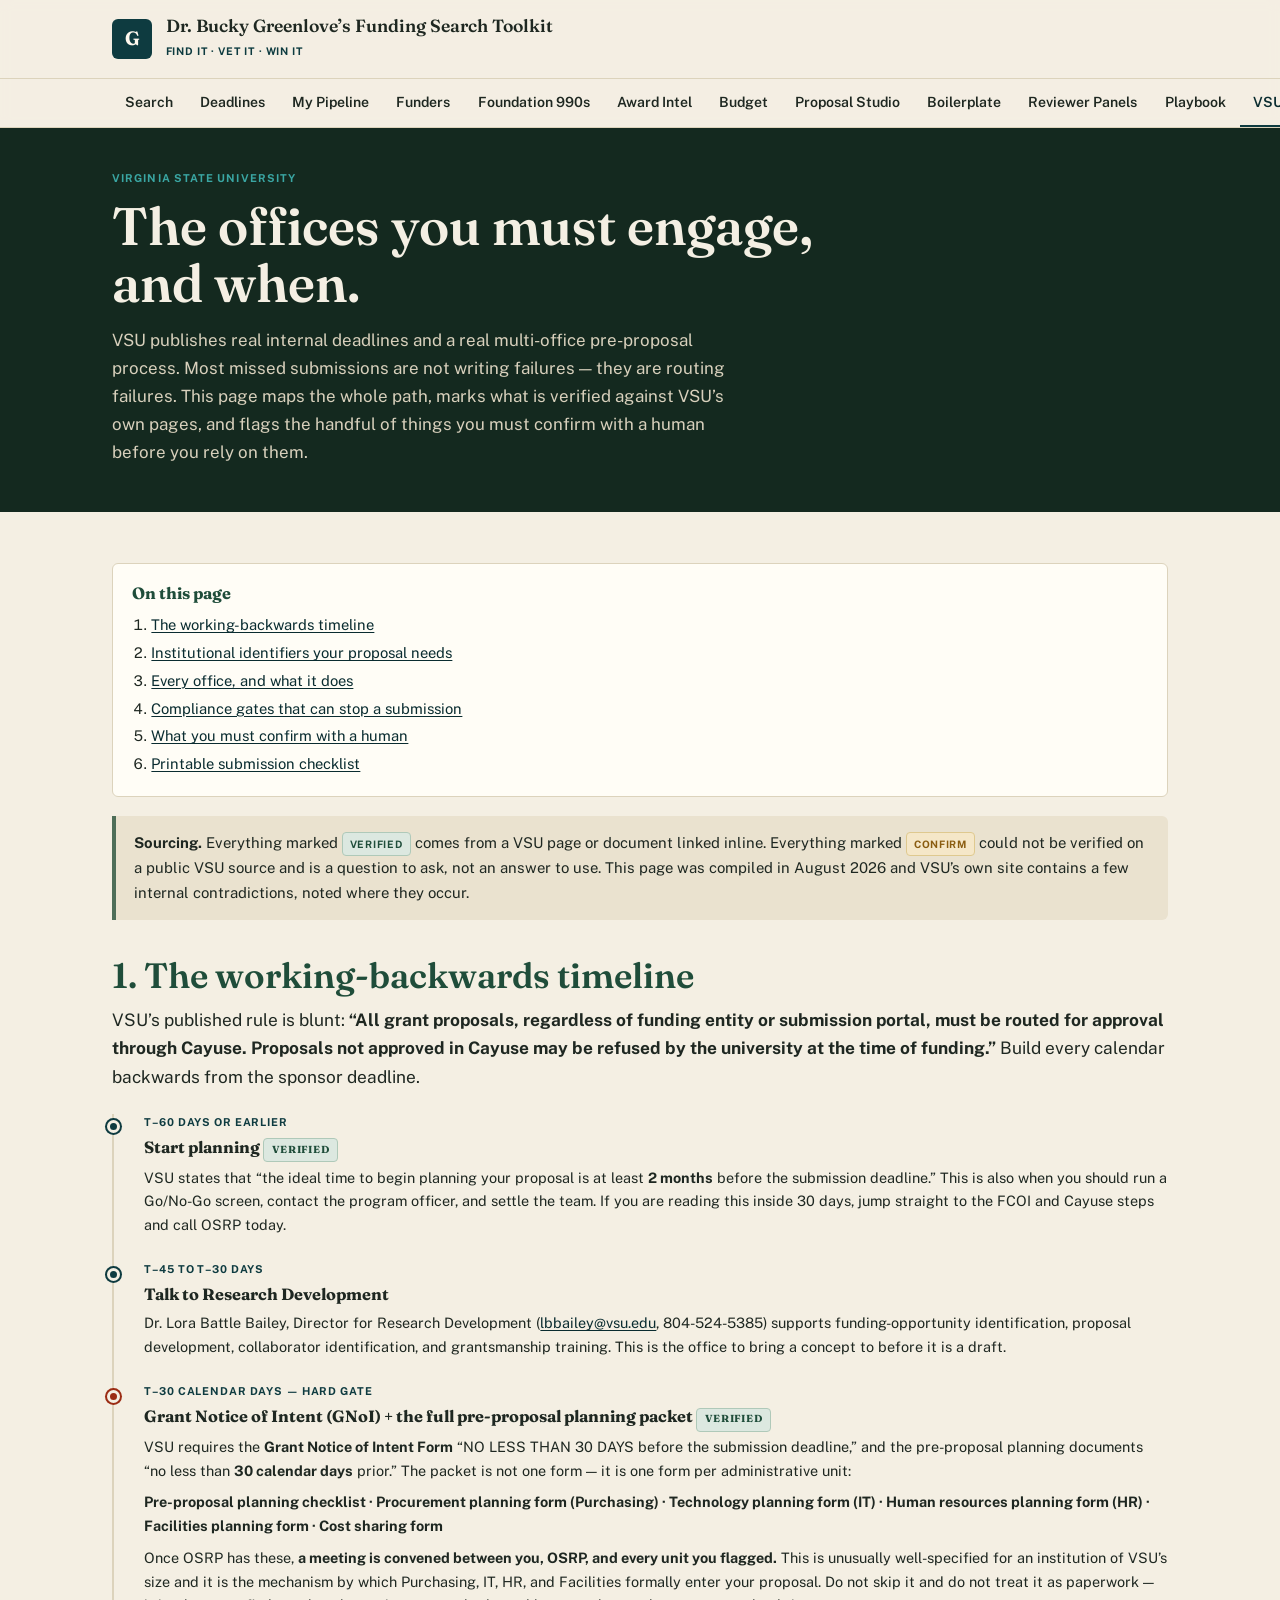
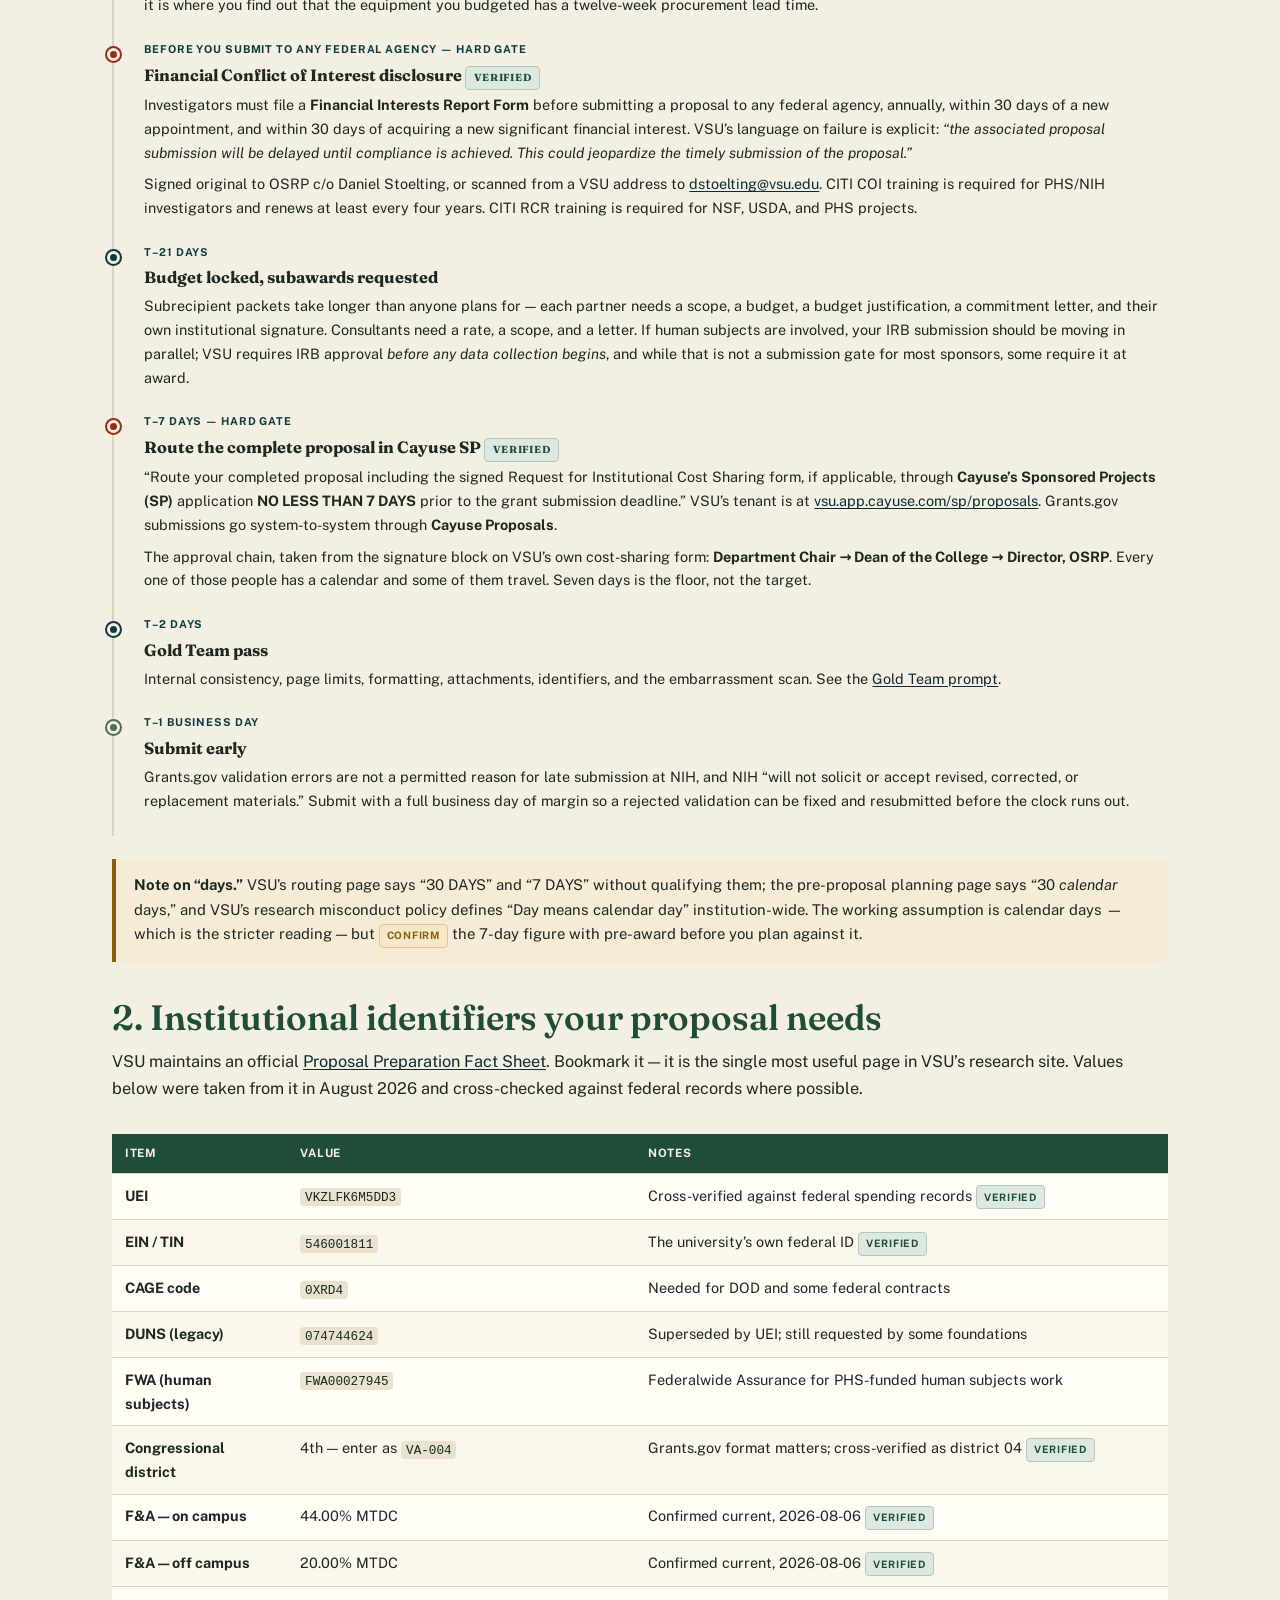
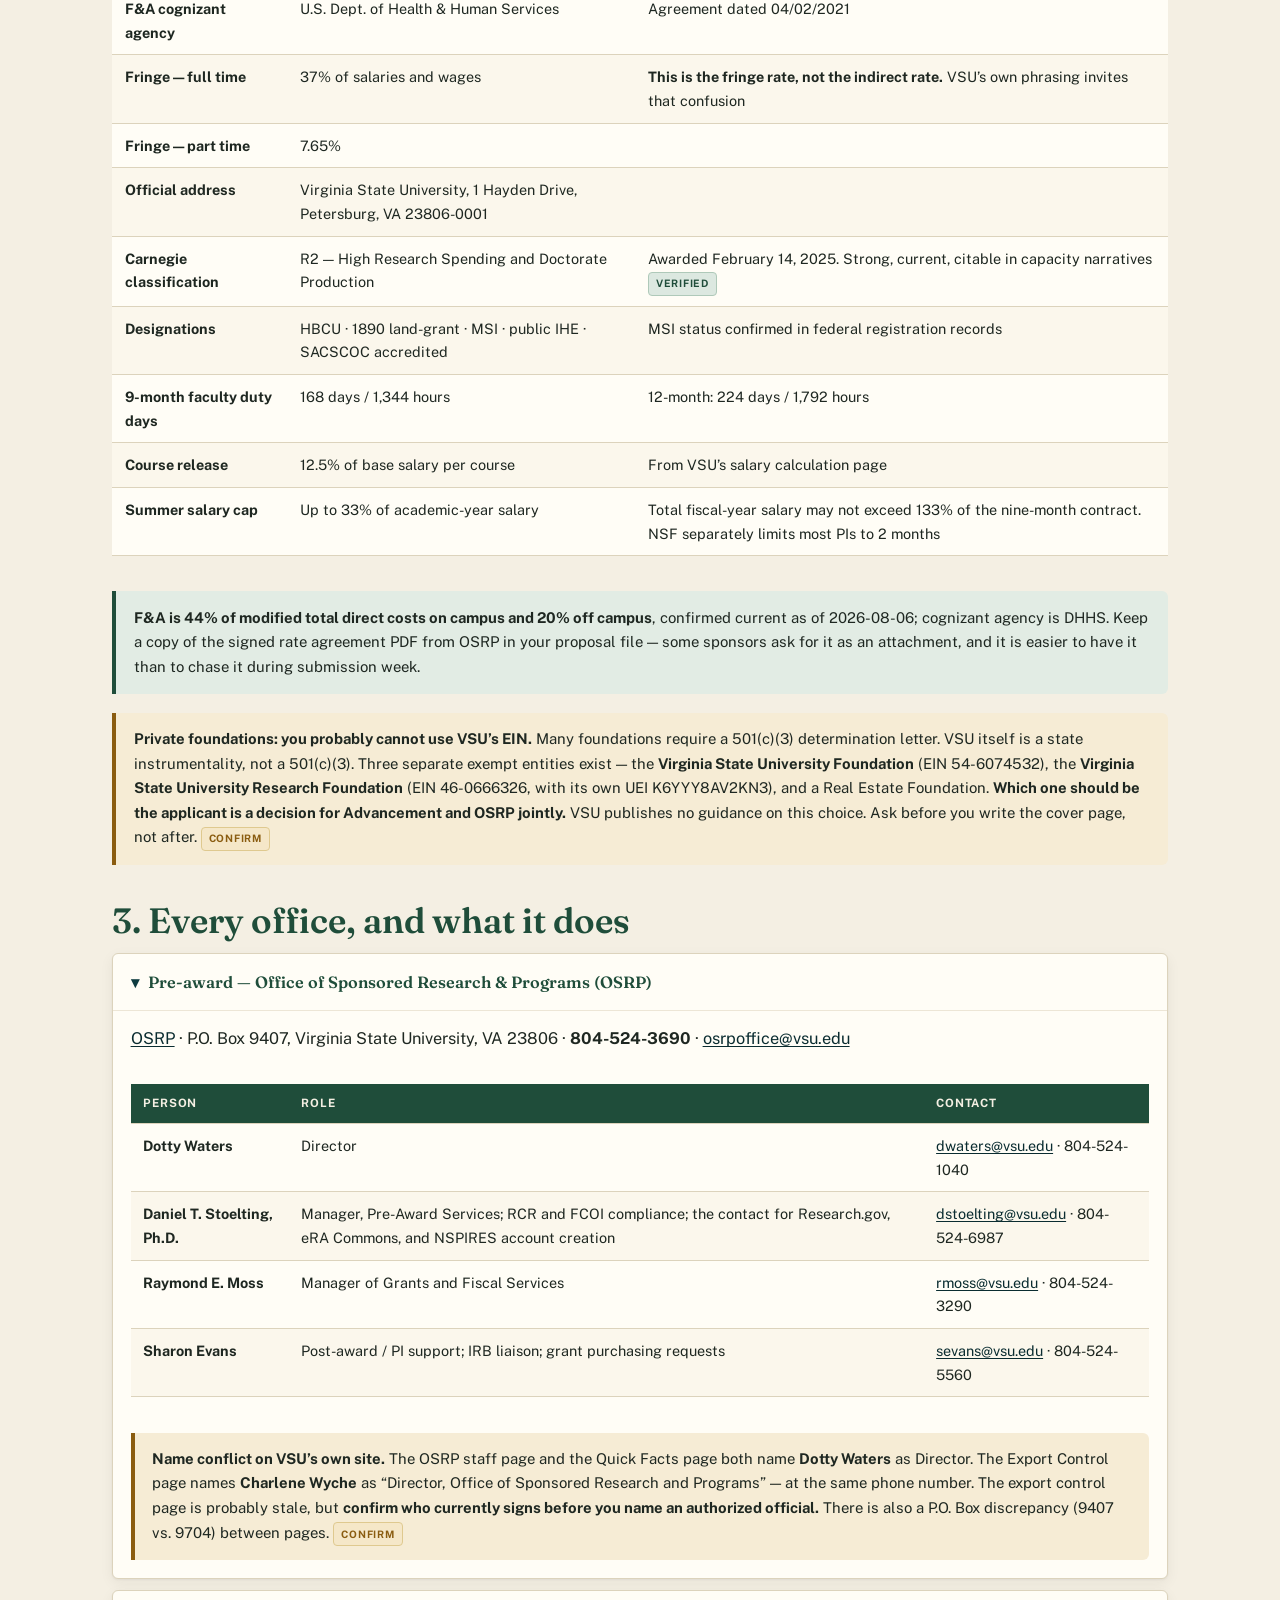
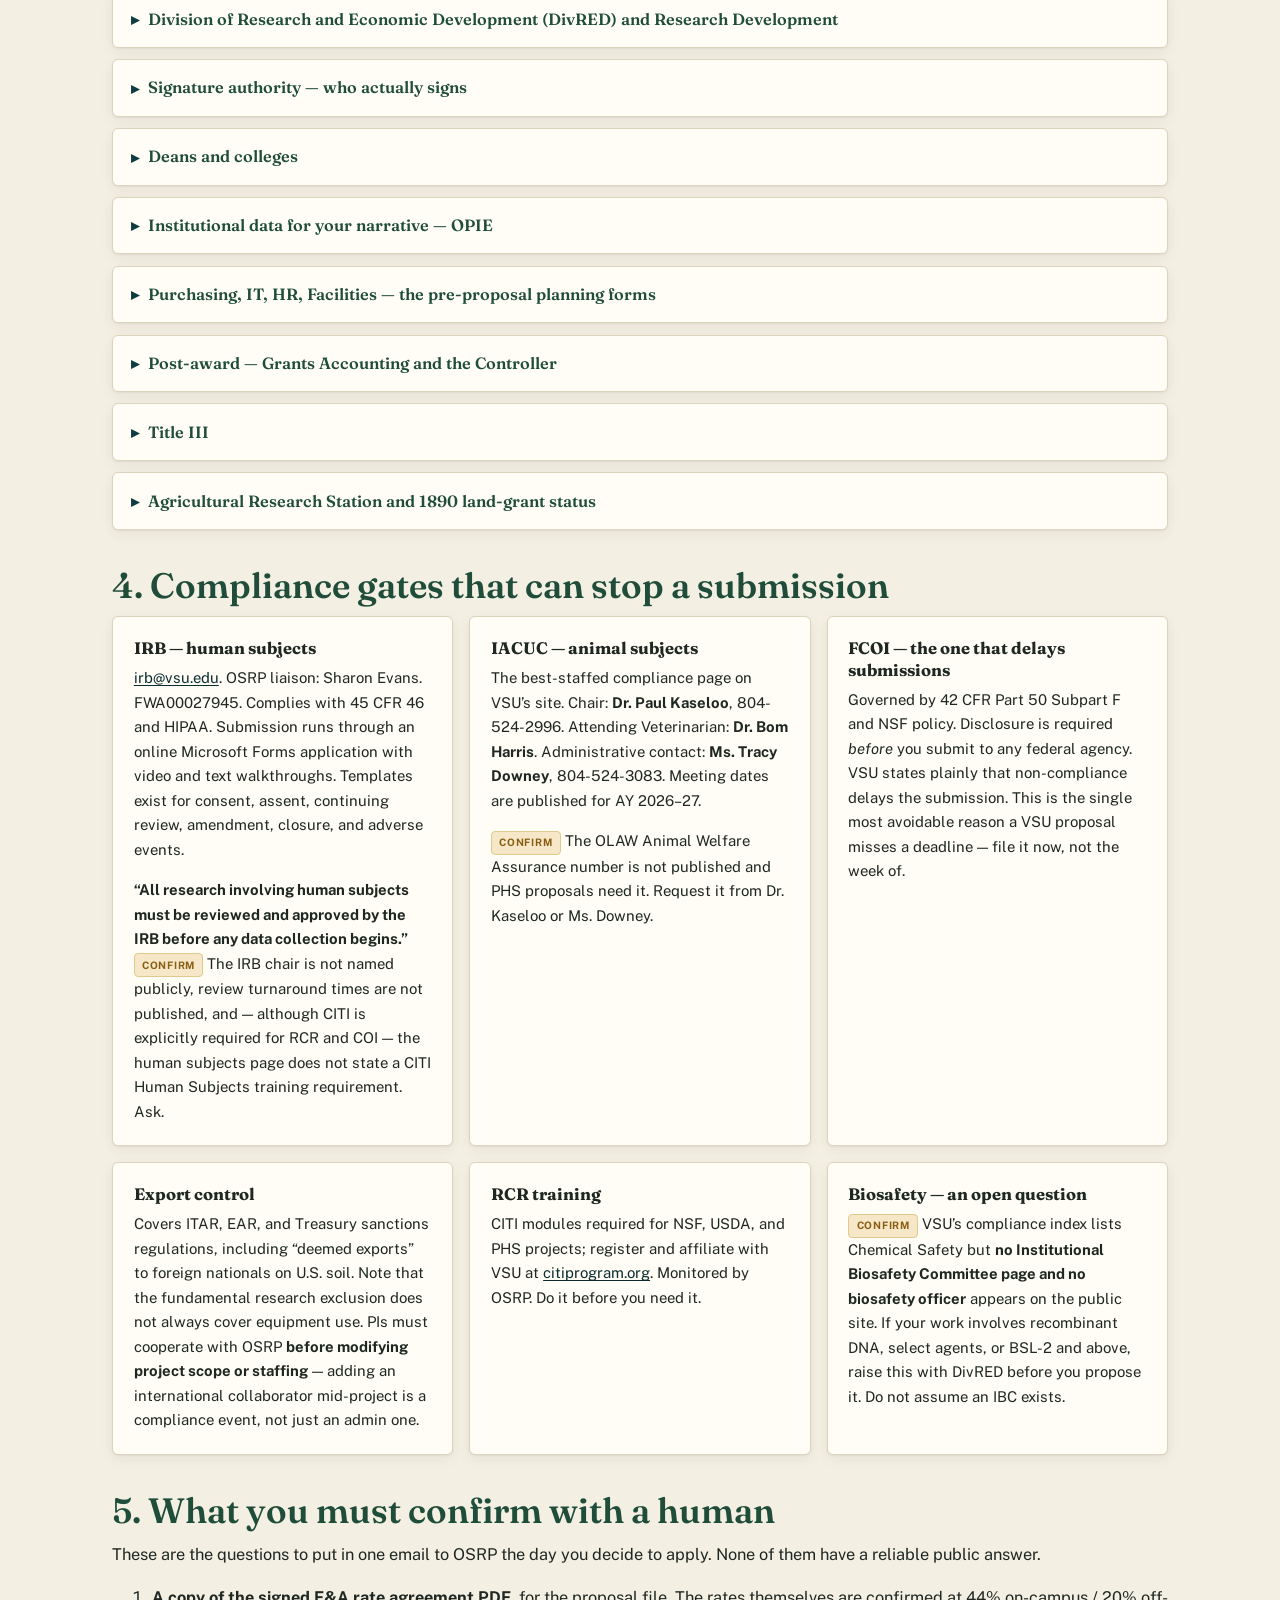
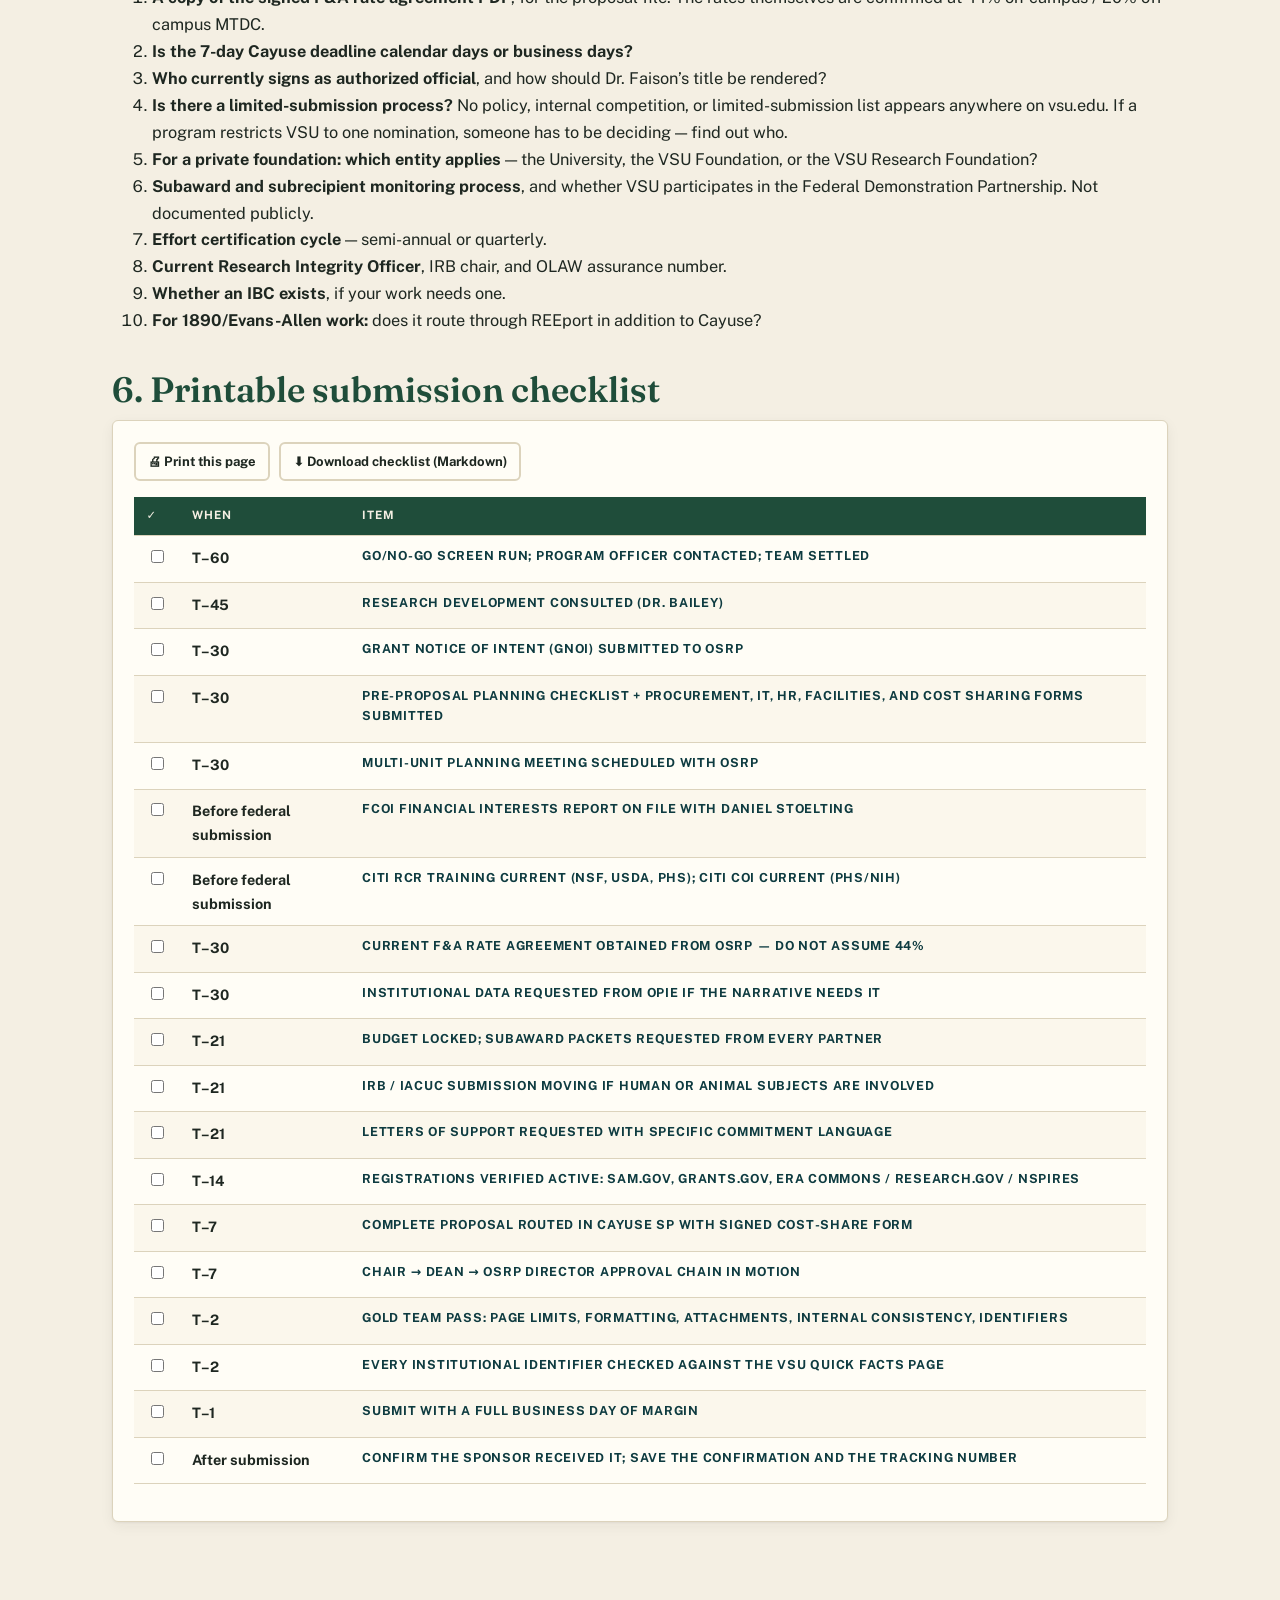
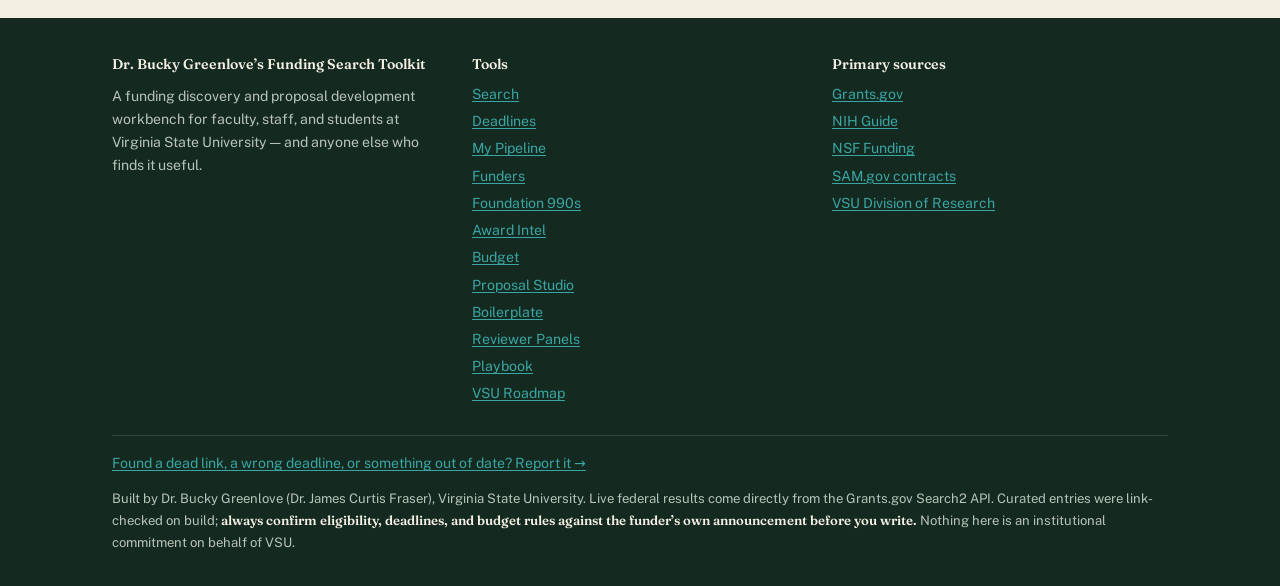
<file: vsu.html>
<!DOCTYPE html>
<html lang="en">
<head>
<meta charset="utf-8">
<meta name="viewport" content="width=device-width,initial-scale=1">
<title>VSU Proposal Roadmap — Dr. Bucky Greenlove’s Funding Search Toolkit</title>
<meta name="description" content="Every Virginia State University office a proposal writer must engage, the institutional identifiers a proposal needs, and a working-backwards timeline built on VSU's published 30-day and 7-day routing deadlines.">
<link rel="preconnect" href="https://fonts.googleapis.com"><link rel="preconnect" href="https://fonts.gstatic.com" crossorigin>
<link href="https://fonts.googleapis.com/css2?family=Fraunces:opsz,wght@9..144,600;9..144,700&family=Public+Sans:ital,wght@0,400;0,600;0,700;1,400&display=swap" rel="stylesheet">
<link rel="stylesheet" href="assets/style.css?v=d19586fe">
<link rel="icon" href="data:image/svg+xml,<svg xmlns='http://www.w3.org/2000/svg' viewBox='0 0 100 100'><rect width='100' height='100' rx='12' fill='%2314291F'/><text y='72' x='50' font-size='62' text-anchor='middle' fill='%233AA6A3' font-family='Georgia,serif' font-weight='bold'>G</text></svg>">
</head>
<body>
<a class="skip" href="#main">Skip to main content</a>
<header class="site">
  <div class="wrap"><div class="brandbar">
    <div class="mark" aria-hidden="true">G</div>
    <div class="brandtxt"><strong>Dr. Bucky Greenlove’s Funding Search Toolkit</strong><span>Find it · Vet it · Win it</span></div>
  </div></div>
  <nav class="main" aria-label="Main"><div class="wrap navslot"></div></nav>
</header>

<section class="hero">
  <div class="wrap">
    <p class="kicker">Virginia State University</p>
    <h1>The offices you must engage, and when.</h1>
    <p>VSU publishes real internal deadlines and a real multi-office pre-proposal process. Most missed submissions are not writing failures — they are routing failures. This page maps the whole path, marks what is verified against VSU’s own pages, and flags the handful of things you must confirm with a human before you rely on them.</p>
  </div>
</section>

<main id="main"><div class="wrap">

  <div class="tocbox">
    <strong>On this page</strong>
    <ol>
      <li><a href="#timeline">The working-backwards timeline</a></li>
      <li><a href="#facts">Institutional identifiers your proposal needs</a></li>
      <li><a href="#offices">Every office, and what it does</a></li>
      <li><a href="#compliance">Compliance gates that can stop a submission</a></li>
      <li><a href="#confirm">What you must confirm with a human</a></li>
      <li><a href="#checklist">Printable submission checklist</a></li>
    </ol>
  </div>

  <div class="note"><strong>Sourcing.</strong> Everything marked <span class="badge v">verified</span> comes from a VSU page or document linked inline. Everything marked <span class="badge u">confirm</span> could not be verified on a public VSU source and is a question to ask, not an answer to use. This page was compiled in August 2026 and VSU’s own site contains a few internal contradictions, noted where they occur.</div>

  <h2 id="timeline">1. The working-backwards timeline</h2>
  <p class="lead">VSU’s published rule is blunt: <strong>“All grant proposals, regardless of funding entity or submission portal, must be routed for approval through Cayuse. Proposals not approved in Cayuse may be refused by the university at the time of funding.”</strong> Build every calendar backwards from the sponsor deadline.</p>

  <ol class="tl">
    <li><span class="when">T–60 days or earlier</span><span class="what">Start planning <span class="badge v">verified</span></span>
      <p>VSU states that “the ideal time to begin planning your proposal is at least <strong>2 months</strong> before the submission deadline.” This is also when you should run a Go/No-Go screen, contact the program officer, and settle the team. If you are reading this inside 30 days, jump straight to the FCOI and Cayuse steps and call OSRP today.</p></li>

    <li><span class="when">T–45 to T–30 days</span><span class="what">Talk to Research Development</span>
      <p>Dr. Lora Battle Bailey, Director for Research Development (<a href="mailto:lbbailey@vsu.edu">lbbailey@vsu.edu</a>, 804-524-5385) supports funding-opportunity identification, proposal development, collaborator identification, and grantsmanship training. This is the office to bring a concept to before it is a draft.</p></li>

    <li class="gate"><span class="when">T–30 calendar days — HARD GATE</span><span class="what">Grant Notice of Intent (GNoI) + the full pre-proposal planning packet <span class="badge v">verified</span></span>
      <p>VSU requires the <strong>Grant Notice of Intent Form</strong> “NO LESS THAN 30 DAYS before the submission deadline,” and the pre-proposal planning documents “no less than <strong>30 calendar days</strong> prior.” The packet is not one form — it is one form per administrative unit:</p>
      <p style="margin-top:.5rem"><strong>Pre-proposal planning checklist · Procurement planning form (Purchasing) · Technology planning form (IT) · Human resources planning form (HR) · Facilities planning form · Cost sharing form</strong></p>
      <p style="margin-top:.5rem">Once OSRP has these, <strong>a meeting is convened between you, OSRP, and every unit you flagged.</strong> This is unusually well-specified for an institution of VSU’s size and it is the mechanism by which Purchasing, IT, HR, and Facilities formally enter your proposal. Do not skip it and do not treat it as paperwork — it is where you find out that the equipment you budgeted has a twelve-week procurement lead time.</p></li>

    <li class="gate"><span class="when">Before you submit to ANY federal agency — HARD GATE</span><span class="what">Financial Conflict of Interest disclosure <span class="badge v">verified</span></span>
      <p>Investigators must file a <strong>Financial Interests Report Form</strong> before submitting a proposal to any federal agency, annually, within 30 days of a new appointment, and within 30 days of acquiring a new significant financial interest. VSU’s language on failure is explicit: <em>“the associated proposal submission will be delayed until compliance is achieved. This could jeopardize the timely submission of the proposal.”</em></p>
      <p style="margin-top:.5rem">Signed original to OSRP c/o Daniel Stoelting, or scanned from a VSU address to <a href="mailto:dstoelting@vsu.edu">dstoelting@vsu.edu</a>. CITI COI training is required for PHS/NIH investigators and renews at least every four years. CITI RCR training is required for NSF, USDA, and PHS projects.</p></li>

    <li><span class="when">T–21 days</span><span class="what">Budget locked, subawards requested</span>
      <p>Subrecipient packets take longer than anyone plans for — each partner needs a scope, a budget, a budget justification, a commitment letter, and their own institutional signature. Consultants need a rate, a scope, and a letter. If human subjects are involved, your IRB submission should be moving in parallel; VSU requires IRB approval <em>before any data collection begins</em>, and while that is not a submission gate for most sponsors, some require it at award.</p></li>

    <li class="gate"><span class="when">T–7 days — HARD GATE</span><span class="what">Route the complete proposal in Cayuse SP <span class="badge v">verified</span></span>
      <p>“Route your completed proposal including the signed Request for Institutional Cost Sharing form, if applicable, through <strong>Cayuse’s Sponsored Projects (SP)</strong> application <strong>NO LESS THAN 7 DAYS</strong> prior to the grant submission deadline.” VSU’s tenant is at <a href="https://vsu.app.cayuse.com/sp/proposals" rel="noopener">vsu.app.cayuse.com/sp/proposals</a>. Grants.gov submissions go system-to-system through <strong>Cayuse Proposals</strong>.</p>
      <p style="margin-top:.5rem">The approval chain, taken from the signature block on VSU’s own cost-sharing form: <strong>Department Chair → Dean of the College → Director, OSRP</strong>. Every one of those people has a calendar and some of them travel. Seven days is the floor, not the target.</p></li>

    <li><span class="when">T–2 days</span><span class="what">Gold Team pass</span>
      <p>Internal consistency, page limits, formatting, attachments, identifiers, and the embarrassment scan. See the <a href="panel.html#gold-team">Gold Team prompt</a>.</p></li>

    <li class="done"><span class="when">T–1 business day</span><span class="what">Submit early</span>
      <p>Grants.gov validation errors are not a permitted reason for late submission at NIH, and NIH “will not solicit or accept revised, corrected, or replacement materials.” Submit with a full business day of margin so a rejected validation can be fixed and resubmitted before the clock runs out.</p></li>
  </ol>

  <div class="note warn"><strong>Note on “days.”</strong> VSU’s routing page says “30 DAYS” and “7 DAYS” without qualifying them; the pre-proposal planning page says “30 <em>calendar</em> days,” and VSU’s research misconduct policy defines “Day means calendar day” institution-wide. The working assumption is calendar days — which is the stricter reading — but <span class="badge u">confirm</span> the 7-day figure with pre-award before you plan against it.</div>

  <h2 id="facts">2. Institutional identifiers your proposal needs</h2>
  <p>VSU maintains an official <a href="https://www.vsu.edu/research/proposal-development-and-submission/vsu-quick-facts.php" rel="noopener">Proposal Preparation Fact Sheet</a>. Bookmark it — it is the single most useful page in VSU’s research site. Values below were taken from it in August 2026 and cross-checked against federal records where possible.</p>

  <div class="scroll"><table class="tbl">
    <thead><tr><th>Item</th><th>Value</th><th>Notes</th></tr></thead>
    <tbody>
      <tr><td><b>UEI</b></td><td><code>VKZLFK6M5DD3</code></td><td>Cross-verified against federal spending records <span class="badge v">verified</span></td></tr>
      <tr><td><b>EIN / TIN</b></td><td><code>546001811</code></td><td>The university’s own federal ID <span class="badge v">verified</span></td></tr>
      <tr><td><b>CAGE code</b></td><td><code>0XRD4</code></td><td>Needed for DOD and some federal contracts</td></tr>
      <tr><td><b>DUNS (legacy)</b></td><td><code>074744624</code></td><td>Superseded by UEI; still requested by some foundations</td></tr>
      <tr><td><b>FWA (human subjects)</b></td><td><code>FWA00027945</code></td><td>Federalwide Assurance for PHS-funded human subjects work</td></tr>
      <tr><td><b>Congressional district</b></td><td>4th — enter as <code>VA-004</code></td><td>Grants.gov format matters; cross-verified as district 04 <span class="badge v">verified</span></td></tr>
      <tr><td><b>F&amp;A — on campus</b></td><td>44.00% MTDC</td><td>Confirmed current, 2026-08-06 <span class="badge v">verified</span></td></tr>
      <tr><td><b>F&amp;A — off campus</b></td><td>20.00% MTDC</td><td>Confirmed current, 2026-08-06 <span class="badge v">verified</span></td></tr>
      <tr><td><b>F&amp;A cognizant agency</b></td><td>U.S. Dept. of Health &amp; Human Services</td><td>Agreement dated 04/02/2021</td></tr>
      <tr><td><b>Fringe — full time</b></td><td>37% of salaries and wages</td><td><strong>This is the fringe rate, not the indirect rate.</strong> VSU’s own phrasing invites that confusion</td></tr>
      <tr><td><b>Fringe — part time</b></td><td>7.65%</td><td></td></tr>
      <tr><td><b>Official address</b></td><td>Virginia State University, 1 Hayden Drive, Petersburg, VA 23806-0001</td><td></td></tr>
      <tr><td><b>Carnegie classification</b></td><td>R2 — High Research Spending and Doctorate Production</td><td>Awarded February 14, 2025. Strong, current, citable in capacity narratives <span class="badge v">verified</span></td></tr>
      <tr><td><b>Designations</b></td><td>HBCU · 1890 land-grant · MSI · public IHE · SACSCOC accredited</td><td>MSI status confirmed in federal registration records</td></tr>
      <tr><td><b>9-month faculty duty days</b></td><td>168 days / 1,344 hours</td><td>12-month: 224 days / 1,792 hours</td></tr>
      <tr><td><b>Course release</b></td><td>12.5% of base salary per course</td><td>From VSU’s salary calculation page</td></tr>
      <tr><td><b>Summer salary cap</b></td><td>Up to 33% of academic-year salary</td><td>Total fiscal-year salary may not exceed 133% of the nine-month contract. NSF separately limits most PIs to 2 months</td></tr>
    </tbody>
  </table></div>

  <div class="note ok"><strong>F&amp;A is 44% of modified total direct costs on campus and 20% off campus</strong>, confirmed current as of 2026-08-06; cognizant agency is DHHS. Keep a copy of the signed rate agreement PDF from OSRP in your proposal file — some sponsors ask for it as an attachment, and it is easier to have it than to chase it during submission week.</div>

  <div class="note warn"><strong>Private foundations: you probably cannot use VSU’s EIN.</strong> Many foundations require a 501(c)(3) determination letter. VSU itself is a state instrumentality, not a 501(c)(3). Three separate exempt entities exist — the <strong>Virginia State University Foundation</strong> (EIN 54-6074532), the <strong>Virginia State University Research Foundation</strong> (EIN 46-0666326, with its own UEI K6YYY8AV2KN3), and a Real Estate Foundation. <strong>Which one should be the applicant is a decision for Advancement and OSRP jointly.</strong> VSU publishes no guidance on this choice. Ask before you write the cover page, not after. <span class="badge u">confirm</span></div>

  <h2 id="offices">3. Every office, and what it does</h2>

  <details class="acc" open><summary>Pre-award — Office of Sponsored Research &amp; Programs (OSRP)</summary><div class="body">
    <p><a href="https://www.vsu.edu/research/sponsored-research.php" rel="noopener">OSRP</a> · P.O. Box 9407, Virginia State University, VA 23806 · <strong>804-524-3690</strong> · <a href="mailto:osrpoffice@vsu.edu">osrpoffice@vsu.edu</a></p>
    <div class="scroll"><table class="tbl">
      <thead><tr><th>Person</th><th>Role</th><th>Contact</th></tr></thead><tbody>
      <tr><td><b>Dotty Waters</b></td><td>Director</td><td><a href="mailto:dwaters@vsu.edu">dwaters@vsu.edu</a> · 804-524-1040</td></tr>
      <tr><td><b>Daniel T. Stoelting, Ph.D.</b></td><td>Manager, Pre-Award Services; RCR and FCOI compliance; the contact for Research.gov, eRA Commons, and NSPIRES account creation</td><td><a href="mailto:dstoelting@vsu.edu">dstoelting@vsu.edu</a> · 804-524-6987</td></tr>
      <tr><td><b>Raymond E. Moss</b></td><td>Manager of Grants and Fiscal Services</td><td><a href="mailto:rmoss@vsu.edu">rmoss@vsu.edu</a> · 804-524-3290</td></tr>
      <tr><td><b>Sharon Evans</b></td><td>Post-award / PI support; IRB liaison; grant purchasing requests</td><td><a href="mailto:sevans@vsu.edu">sevans@vsu.edu</a> · 804-524-5560</td></tr>
    </tbody></table></div>
    <p class="note warn" style="margin-bottom:0"><strong>Name conflict on VSU’s own site.</strong> The OSRP staff page and the Quick Facts page both name <strong>Dotty Waters</strong> as Director. The Export Control page names <strong>Charlene Wyche</strong> as “Director, Office of Sponsored Research and Programs” — at the same phone number. The export control page is probably stale, but <strong>confirm who currently signs before you name an authorized official.</strong> There is also a P.O. Box discrepancy (9407 vs. 9704) between pages. <span class="badge u">confirm</span></p>
  </div></details>

  <details class="acc"><summary>Division of Research and Economic Development (DivRED) and Research Development</summary><div class="body">
    <p><a href="https://www.vsu.edu/research/index.php" rel="noopener">DivRED</a> is the umbrella: OSRP, Research Compliance, Research Development, the Trojan Center for Undergraduate Applied Research, and the VSU Graduate Research Initiative. <strong>Dr. M. Omar Faison</strong> leads it — <a href="mailto:research@vsu.edu">research@vsu.edu</a>, 804-524-3690.</p>
    <p>His title appears three different ways across live VSU pages (“Vice Provost for Research &amp; Economic Development,” “Associate Vice President for Research and Director of Sponsored Programs,” and a longer variant including Graduate Studies). If you need it on a cover page or a commitment letter, ask him which he wants. <span class="badge u">confirm</span></p>
    <p style="margin-bottom:0"><strong>Research Development</strong> — Dr. Lora Battle Bailey, <a href="mailto:lbbailey@vsu.edu">lbbailey@vsu.edu</a>, 804-524-5385. Funding-opportunity identification, proposal development support, collaborator identification, grantsmanship training. There is also a partnership with the VCU Massey Cancer Center for junior faculty training.</p>
  </div></details>

  <details class="acc"><summary>Signature authority — who actually signs</summary><div class="body">
    <p>From VSU’s Quick Facts page:</p>
    <ul>
      <li><strong>Authorized Official:</strong> Makola M. Abdullah, President — 804-524-5070, <a href="mailto:president@vsu.edu">president@vsu.edu</a></li>
      <li><strong>Authorized Representative:</strong> M. Omar Faison — 804-586-8171</li>
      <li><strong>Director, OSRP:</strong> Dotty Waters — 804-524-1040, <a href="mailto:dwaters@vsu.edu">dwaters@vsu.edu</a></li>
    </ul>
    <p style="margin-bottom:0">The internal routing chain on the cost-share form is <strong>Chair → Dean → Director, OSRP</strong>. Note the number of interim appointments across VSU leadership right now — Provost and several deanships — so verify the current holder rather than copying a name from an old proposal.</p>
  </div></details>

  <details class="acc"><summary>Deans and colleges</summary><div class="body">
    <div class="scroll"><table class="tbl"><thead><tr><th>College</th><th>Dean</th></tr></thead><tbody>
      <tr><td>College of Humanities and Social Sciences</td><td>Dr. Isis N. Walton</td></tr>
      <tr><td>College of Engineering and Technology</td><td>Dr. Dawit Haile</td></tr>
      <tr><td>Reginald F. Lewis College of Business</td><td>Dr. Emmanuel Omojokun</td></tr>
      <tr><td>College of Natural and Health Sciences</td><td>Dr. Jessica Brooks (Interim)</td></tr>
      <tr><td>College of Agriculture</td><td>Dr. Jewel Bronaugh (Interim Dean and 1890 Extension Administrator)</td></tr>
      <tr><td>College of Education</td><td>Willis W. Walter (also Interim VP, External Relations)</td></tr>
    </tbody></table></div>
    <p style="margin-bottom:0">VSU does not publish a consolidated department chair roster, but the chair signature is the first line on the routing chain. Get chair names from individual department pages or the <a href="https://www.vsu.edu/personnel-directory/" rel="noopener">personnel directory</a>.</p>
  </div></details>

  <details class="acc"><summary>Institutional data for your narrative — OPIE</summary><div class="body">
    <p>The <a href="https://www.vsu.edu/opie/institutional-research/index.php" rel="noopener">Office of Planning and Institutional Effectiveness</a> holds Institutional Research. Published resources include Facts &amp; Quick Charts, the Common Data Set, and SCHEV peer and aspirant institution lists.</p>
    <p style="margin-bottom:0">For anything not in the published reports there is a <a href="http://vsu.az1.qualtrics.com/jfe/form/SV_eexMQJ24nYk1eg5" rel="noopener">data request form</a>. Request early — institutional data requests are not same-day. VSU’s <a href="https://www.vsu.edu/research/research-statistics.php" rel="noopener">research statistics page</a> also publishes grant success rate, research income and expenditures, and publication rate, which is exactly what a capacity narrative needs.</p>
  </div></details>

  <details class="acc"><summary>Purchasing, IT, HR, Facilities — the pre-proposal planning forms</summary><div class="body">
    <p>Each of these units has its own planning form due with the T–30 packet, and OSRP convenes a meeting with the ones you flag.</p>
    <p><strong>Purchasing on grants:</strong> under $5,000 you can order directly through eVA if the vendor is registered, or use a purchase card with training. <strong>$5,000 and above must go through OSRP.</strong> Without a purchase card, complete an OSRP purchase request form and email it to Sharon Evans with the PI name, account number, vendor, and quotes. VSU gives preference to SWaM (Small, Women-owned, and Minority-owned) businesses and Commonwealth contract vendors — budget accordingly and build in lead time.</p>
    <p style="margin-bottom:0"><strong>Why this matters at proposal stage:</strong> if your methods depend on equipment, software licensing, a new hire, or renovated space, the answer to “can we actually get this, and how fast” has to arrive before you promise it in a timeline.</p>
  </div></details>

  <details class="acc"><summary>Post-award — Grants Accounting and the Controller</summary><div class="body">
    <p>OSRP monitors awards, including <strong>semi-annual visits to PIs</strong>. Expenditures are reviewed for allowability, allocability, reasonableness, and necessity. Time and effort reports must agree with salaries charged in <strong>Banner</strong>.</p>
    <p><strong>The 90-day rule:</strong> “No corrections will be made to grants after 90 days from the posting of expenditures without written approval from the Provost.” Watch your ledgers monthly, not annually.</p>
    <p style="margin-bottom:0">University Controller: <strong>Stephen C. Huffman, CPA</strong>. CFO: <strong>Kevin Davenport</strong>, VP for Administration and Finance.</p>
  </div></details>

  <details class="acc"><summary>Title III</summary><div class="body">
    <p style="margin-bottom:0"><a href="https://www.vsu.edu/title3/index.php" rel="noopener">Title III</a> is at 3218 Barnes Street, first floor, 804-524-5231. It handles federal and university reporting requirements, communications with the U.S. Department of Education, and grant compliance monitoring. Structurally notable: <strong>the Title III coordinator reports directly to the President</strong>, not through the Provost or DivRED. If your project touches Title III activity funds, that reporting line matters for who has to agree.</p>
  </div></details>

  <details class="acc"><summary>Agricultural Research Station and 1890 land-grant status</summary><div class="body">
    <p>The <a href="https://www.vsu.edu/agriculture/agricultural-research-station/index.php" rel="noopener">Agricultural Research Station</a> carries VSU’s land-grant research mission, aimed at small, part-time, and limited-resource farmers. It draws on four streams: federal congressional appropriations, <strong>USDA NIFA formula funding</strong> (the 1890 capacity mechanism), Commonwealth allocations, and competitive grants including the USDA Capacity Building Program.</p>
    <p>VSU’s faculty handbook establishes a distinct <strong>Agricultural Research and Extension Faculty</strong> track with its own appointment and promotion policies and separate ranks. Virginia Cooperative Extension at VSU runs its own site at <a href="https://www.ext.vsu.edu/" rel="noopener">ext.vsu.edu</a>.</p>
    <p style="margin-bottom:0"><span class="badge u">confirm</span> The ARS Director is not named publicly, Evans-Allen is not named on VSU’s ARS pages even though the formula funding described is that mechanism, and whether 1890 capacity projects also route through NIFA’s REEport in addition to Cayuse is unclear. Ask the College of Agriculture.</p>
  </div></details>

  <h2 id="compliance">4. Compliance gates that can stop a submission</h2>
  <div class="grid g2">
    <div class="card"><h3 style="margin-top:0">IRB — human subjects</h3>
      <p style="font-size:.93rem"><a href="mailto:irb@vsu.edu">irb@vsu.edu</a>. OSRP liaison: Sharon Evans. FWA00027945. Complies with 45 CFR 46 and HIPAA. Submission runs through an online Microsoft Forms application with video and text walkthroughs. Templates exist for consent, assent, continuing review, amendment, closure, and adverse events.</p>
      <p style="font-size:.93rem;margin-bottom:0"><strong>“All research involving human subjects must be reviewed and approved by the IRB before any data collection begins.”</strong> <span class="badge u">confirm</span> The IRB chair is not named publicly, review turnaround times are not published, and — although CITI is explicitly required for RCR and COI — the human subjects page does not state a CITI Human Subjects training requirement. Ask.</p></div>

    <div class="card"><h3 style="margin-top:0">IACUC — animal subjects</h3>
      <p style="font-size:.93rem">The best-staffed compliance page on VSU’s site. Chair: <strong>Dr. Paul Kaseloo</strong>, 804-524-2996. Attending Veterinarian: <strong>Dr. Bom Harris</strong>. Administrative contact: <strong>Ms. Tracy Downey</strong>, 804-524-3083. Meeting dates are published for AY 2026–27.</p>
      <p style="font-size:.93rem;margin-bottom:0"><span class="badge u">confirm</span> The OLAW Animal Welfare Assurance number is not published and PHS proposals need it. Request it from Dr. Kaseloo or Ms. Downey.</p></div>

    <div class="card"><h3 style="margin-top:0">FCOI — the one that delays submissions</h3>
      <p style="font-size:.93rem;margin-bottom:0">Governed by 42 CFR Part 50 Subpart F and NSF policy. Disclosure is required <em>before</em> you submit to any federal agency. VSU states plainly that non-compliance delays the submission. This is the single most avoidable reason a VSU proposal misses a deadline — file it now, not the week of.</p></div>

    <div class="card"><h3 style="margin-top:0">Export control</h3>
      <p style="font-size:.93rem;margin-bottom:0">Covers ITAR, EAR, and Treasury sanctions regulations, including “deemed exports” to foreign nationals on U.S. soil. Note that the fundamental research exclusion does not always cover equipment use. PIs must cooperate with OSRP <strong>before modifying project scope or staffing</strong> — adding an international collaborator mid-project is a compliance event, not just an admin one.</p></div>

    <div class="card"><h3 style="margin-top:0">RCR training</h3>
      <p style="font-size:.93rem;margin-bottom:0">CITI modules required for NSF, USDA, and PHS projects; register and affiliate with VSU at <a href="https://www.citiprogram.org" rel="noopener">citiprogram.org</a>. Monitored by OSRP. Do it before you need it.</p></div>

    <div class="card"><h3 style="margin-top:0">Biosafety — an open question</h3>
      <p style="font-size:.93rem;margin-bottom:0"><span class="badge u">confirm</span> VSU’s compliance index lists Chemical Safety but <strong>no Institutional Biosafety Committee page and no biosafety officer</strong> appears on the public site. If your work involves recombinant DNA, select agents, or BSL-2 and above, raise this with DivRED before you propose it. Do not assume an IBC exists.</p></div>
  </div>

  <h2 id="confirm">5. What you must confirm with a human</h2>
  <p>These are the questions to put in one email to OSRP the day you decide to apply. None of them have a reliable public answer.</p>
  <ol>
    <li><strong>A copy of the signed F&amp;A rate agreement PDF</strong>, for the proposal file. The rates themselves are confirmed at 44% on-campus / 20% off-campus MTDC.</li>
    <li><strong>Is the 7-day Cayuse deadline calendar days or business days?</strong></li>
    <li><strong>Who currently signs as authorized official</strong>, and how should Dr. Faison’s title be rendered?</li>
    <li><strong>Is there a limited-submission process?</strong> No policy, internal competition, or limited-submission list appears anywhere on vsu.edu. If a program restricts VSU to one nomination, someone has to be deciding — find out who.</li>
    <li><strong>For a private foundation: which entity applies</strong> — the University, the VSU Foundation, or the VSU Research Foundation?</li>
    <li><strong>Subaward and subrecipient monitoring process</strong>, and whether VSU participates in the Federal Demonstration Partnership. Not documented publicly.</li>
    <li><strong>Effort certification cycle</strong> — semi-annual or quarterly.</li>
    <li><strong>Current Research Integrity Officer</strong>, IRB chair, and OLAW assurance number.</li>
    <li><strong>Whether an IBC exists</strong>, if your work needs one.</li>
    <li><strong>For 1890/Evans-Allen work:</strong> does it route through REEport in addition to Cayuse?</li>
  </ol>

  <h2 id="checklist">6. Printable submission checklist</h2>
  <div class="card">
    <div class="toolbar" style="margin-bottom:.8rem"><button class="btn ghost sm" onclick="window.print()">🖨 Print this page</button>
      <button class="btn ghost sm" id="dlChk">⬇ Download checklist (Markdown)</button></div>
    <div id="chk"></div>
  </div>

</div></main>
<footer class="site"><div class="wrap footslot"></div></footer>
<script src="assets/app.js?v=b8b2bd7e"></script>
<script>
(function(){
var ITEMS=[
 ['T–60','Go/No-Go screen run; program officer contacted; team settled'],
 ['T–45','Research Development consulted (Dr. Bailey)'],
 ['T–30','Grant Notice of Intent (GNoI) submitted to OSRP'],
 ['T–30','Pre-proposal planning checklist + Procurement, IT, HR, Facilities, and Cost Sharing forms submitted'],
 ['T–30','Multi-unit planning meeting scheduled with OSRP'],
 ['Before federal submission','FCOI Financial Interests Report on file with Daniel Stoelting'],
 ['Before federal submission','CITI RCR training current (NSF, USDA, PHS); CITI COI current (PHS/NIH)'],
 ['T–30','Current F&A rate agreement obtained from OSRP — do not assume 44%'],
 ['T–30','Institutional data requested from OPIE if the narrative needs it'],
 ['T–21','Budget locked; subaward packets requested from every partner'],
 ['T–21','IRB / IACUC submission moving if human or animal subjects are involved'],
 ['T–21','Letters of support requested with specific commitment language'],
 ['T–14','Registrations verified active: SAM.gov, Grants.gov, eRA Commons / Research.gov / NSPIRES'],
 ['T–7','Complete proposal routed in Cayuse SP with signed cost-share form'],
 ['T–7','Chair → Dean → OSRP Director approval chain in motion'],
 ['T–2','Gold Team pass: page limits, formatting, attachments, internal consistency, identifiers'],
 ['T–2','Every institutional identifier checked against the VSU Quick Facts page'],
 ['T–1','Submit with a full business day of margin'],
 ['After submission','Confirm the sponsor received it; save the confirmation and the tracking number']
];
var h='<table class="tbl"><thead><tr><th style="width:40px">✓</th><th style="width:170px">When</th><th>Item</th></tr></thead><tbody>';
ITEMS.forEach(function(i,n){
  h+='<tr><td><input type="checkbox" id="c'+n+'" style="width:auto;accent-color:var(--rust)"></td><td><b>'+TK.esc(i[0])+'</b></td><td><label for="c'+n+'">'+TK.esc(i[1])+'</label></td></tr>';
});
document.getElementById('chk').innerHTML=h+'</tbody></table>';
document.getElementById('dlChk').addEventListener('click',function(){
  var L=['# VSU Proposal Submission Checklist','','Built from VSU’s published routing requirements. Confirm the flagged items with OSRP.',''];
  ITEMS.forEach(function(i){ L.push('- [ ] **'+i[0]+'** — '+i[1]); });
  L.push('','## Questions for OSRP','','- Copy of the signed F&A rate agreement PDF for the file (rates confirmed: 44% on-campus / 20% off-campus MTDC)',
   '- Is the 7-day Cayuse deadline calendar or business days?','- Who currently signs as authorized official?',
   '- Is there a limited-submission process?','- For a private foundation: which entity applies — University, VSU Foundation, or VSU Research Foundation?',
   '- Subaward/subrecipient monitoring process','- Effort certification cycle','- IRB chair, RIO, and OLAW assurance number','- Does an IBC exist?',
   '','_Dr. Bucky Greenlove’s Funding Search Toolkit_');
  TK.download(L.join('\n'),'vsu-proposal-checklist.md','text/markdown');
});
})();
</script>
</body>
</html>
</file>
<file: assets/style.css>
/* Dr. Bucky Greenlove's Funding Search Toolkit
   Design system matched to the Research Project Toolkit:
   Fraunces + Public Sans, cream ground, deep-green bands, rust accents. */
:root{
  /* core palette — taken from the Research Project Toolkit */
  --ink:#1E2721; --bg:#F4EFE3; --cream:#F4EFE3; --paper:#FFFDF6;
  --tint:#EAE2CF; --line:#DCD3BC; --line-s:#EDE6D6; --muted:#63614F;
  --green:#1F4D3A; --deep:#14291F; --olive:#4E6E58;
  --rust:#0E3B40; --rust-d:#0A2C30; --amber:#8A5C10; --sand:#3AA6A3;
  /* semantic */
  --ok:#1F4D3A; --warn:#8A5C10; --danger:#9B2C14; --info:#4E6E58;
  --r:6px;
  --shadow:0 1px 2px rgba(30,39,33,.05),0 4px 14px rgba(30,39,33,.06);
  --shadow-l:0 2px 6px rgba(30,39,33,.07),0 12px 30px rgba(30,39,33,.11);
  --sans:'Public Sans',system-ui,-apple-system,BlinkMacSystemFont,'Segoe UI',sans-serif;
  --serif:Fraunces,Georgia,'Times New Roman',serif;
}
*,*::before,*::after{box-sizing:border-box}
html{scroll-behavior:smooth}
body{margin:0;font-family:var(--sans);font-size:1.02rem;line-height:1.65;color:var(--ink);background:var(--bg);-webkit-font-smoothing:antialiased}
h1,h2,h3,h4{font-family:var(--serif);color:var(--ink);font-weight:600}
h1{font-size:clamp(2.1rem,4.6vw,3.3rem);line-height:1.08;margin:.6rem 0 1rem}
h2{font-size:clamp(1.55rem,3vw,2.2rem);color:var(--green);margin:2.2rem 0 .6rem;line-height:1.18}
h3{font-size:1.04rem;font-weight:700;margin:1.6rem 0 .4rem;line-height:1.3}
h4{font-size:.95rem;font-family:var(--sans);font-weight:700;margin:1.2rem 0 .4rem}
p{margin:0 0 1rem}
a{color:var(--rust-d);text-decoration-thickness:1px;text-underline-offset:2px}
a:hover{color:var(--green)}
code,kbd{font-family:ui-monospace,SFMono-Regular,Menlo,Consolas,monospace;font-size:.88em;background:var(--tint);padding:.12em .38em;border-radius:4px;color:var(--deep)}
:focus-visible{outline:3px solid var(--rust);outline-offset:2px;border-radius:4px}
.skip{position:absolute;left:-9999px;top:0;background:var(--deep);color:var(--cream);padding:.7rem 1.1rem;z-index:200}
.skip:focus{left:.5rem;top:.5rem}
.wrap{max-width:1120px;margin:0 auto;padding:0 clamp(1.1rem,4vw,2rem)}
.narrow{max-width:840px}

/* ---------- header ---------- */
header.site{position:sticky;top:0;z-index:50;background:rgba(244,239,227,.94);backdrop-filter:blur(6px);border-bottom:1px solid var(--line)}
.brandbar{display:flex;align-items:center;gap:.85rem;padding:.95rem 0;flex-wrap:wrap}
.mark{width:40px;height:40px;border-radius:var(--r);background:var(--rust);display:grid;place-items:center;font-family:var(--serif);font-weight:700;font-size:1.2rem;color:#FFF8EE;flex:none}
.brandtxt strong{display:block;font-family:var(--serif);font-size:1.1rem;color:var(--ink);line-height:1.2;font-weight:600}
.brandtxt span{font-size:.66rem;color:var(--rust);letter-spacing:.08em;text-transform:uppercase;font-weight:700}
nav.main{border-top:1px solid var(--line);overflow-x:auto;scrollbar-width:thin}
nav.main ul{display:flex;list-style:none;margin:0;padding:0;gap:.1rem;min-width:max-content}
nav.main a{display:block;padding:.7rem .8rem;color:var(--ink);text-decoration:none;font-size:.88rem;font-weight:600;border-bottom:2px solid transparent;white-space:nowrap}
nav.main a:hover{color:var(--rust-d);background:rgba(220,211,188,.35)}
nav.main a[aria-current=page]{color:var(--rust-d);border-bottom-color:var(--rust)}

/* ---------- hero ---------- */
.hero{position:relative;overflow:hidden;background:var(--deep);color:var(--cream);padding:2.6rem 0 2.8rem}
.hero h1{color:var(--cream);max-width:22ch}
.hero p{max-width:62ch;color:#D8D0BC;font-size:1.06rem;margin-bottom:0}
.hero strong{color:#F2E8D5}
.hero .kicker{color:var(--sand);font-weight:700;font-size:.68rem;letter-spacing:.1em;text-transform:uppercase;margin-bottom:.5rem}
.band{background:var(--tint)}

/* ---------- layout ---------- */
main{padding:2rem 0 4rem}
.cols{display:grid;grid-template-columns:290px 1fr;gap:1.75rem;align-items:start}
@media(max-width:900px){.cols{grid-template-columns:1fr}}
.card{background:var(--paper);border:1px solid var(--line);border-radius:var(--r);padding:1.3rem;box-shadow:var(--shadow)}
.grid{display:grid;gap:1rem}
.g2{grid-template-columns:repeat(auto-fit,minmax(300px,1fr))}
.g3{grid-template-columns:repeat(auto-fit,minmax(250px,1fr))}
.g4{grid-template-columns:repeat(auto-fit,minmax(190px,1fr))}

/* ---------- filters ---------- */
.filters{position:sticky;top:6.2rem}
@media(max-width:900px){.filters{position:static}}
.fgroup{border-bottom:1px solid var(--line-s);padding:.85rem 0}
.fgroup:last-child{border-bottom:0;padding-bottom:0}
.fgroup>summary{cursor:pointer;font-weight:700;font-size:.72rem;color:var(--rust);text-transform:uppercase;letter-spacing:.08em;list-style:none;display:flex;justify-content:space-between;align-items:center}
.fgroup>summary::-webkit-details-marker{display:none}
.fgroup>summary::after{content:"−";font-size:1.1rem;color:var(--muted)}
.fgroup:not([open])>summary::after{content:"+"}
.fgroup .opts{margin-top:.7rem;max-height:250px;overflow:auto}
label.opt{display:flex;gap:.55rem;align-items:flex-start;font-size:.9rem;padding:.24rem 0;cursor:pointer;color:var(--ink)}
label.opt input{margin-top:.32rem;accent-color:var(--green);flex:none}
label.opt .n{margin-left:auto;color:var(--muted);font-size:.78rem;font-variant-numeric:tabular-nums;padding-left:.4rem}
/* Field labels above selects/inputs (awards, foundations, budget). */
label[for]{display:block;font-weight:700;font-size:.78rem;color:var(--rust);text-transform:uppercase;letter-spacing:.06em;margin-bottom:.32rem}
/* Small print under a control or beneath a result set. */
.fine{font-size:.8rem;color:var(--muted);margin:.35rem 0 0}
/* The header is sticky, so anything scrolled to by script or by a #hash needs
   clearance or the header sits on top of it. */
h2,h3,[id]{scroll-margin-top:7.5rem}

/* ---------- forms ---------- */
input[type=text],input[type=search],input[type=number],input[type=date],select,textarea{width:100%;padding:.62rem .8rem;border:1px solid var(--line);border-radius:var(--r);font:inherit;font-size:.95rem;color:var(--ink);background:var(--paper)}
textarea{min-height:110px;resize:vertical;font-size:.9rem}
.searchbig{display:flex;gap:.6rem;flex-wrap:wrap}
.searchbig input{flex:1;min-width:240px;font-size:1.02rem;padding:.78rem 1rem}
.btn{display:inline-flex;align-items:center;gap:.45rem;padding:.72rem 1.25rem;border-radius:var(--r);border:2px solid transparent;font:inherit;font-size:.92rem;font-weight:700;cursor:pointer;text-decoration:none;background:var(--green);color:#F4EFE3;transition:background .15s,border-color .15s}
.btn:hover{background:var(--deep);color:#F4EFE3}
.btn.orange{background:var(--rust);color:#FFF8EE}
.btn.orange:hover{background:var(--rust-d);color:#FFF8EE}
.btn.ghost{background:var(--paper);color:var(--ink);border-color:var(--line)}
.btn.ghost:hover{background:var(--tint);color:var(--rust-d);border-color:var(--sand)}
.btn.sm{padding:.4rem .75rem;font-size:.82rem}
.btn:disabled{opacity:.5;cursor:not-allowed}
.toolbar{display:flex;gap:.6rem;align-items:center;flex-wrap:wrap;margin-bottom:1rem}
.toolbar .count{font-weight:700;color:var(--ink);font-size:.95rem}
.toolbar .spacer{flex:1}

/* ---------- tabs ---------- */
.tabs{display:flex;gap:.3rem;border-bottom:2px solid var(--line);margin-bottom:1.4rem;overflow-x:auto}
.tabs button{background:none;border:0;border-bottom:3px solid transparent;margin-bottom:-2px;padding:.65rem 1rem;font:inherit;font-weight:700;font-size:.92rem;color:var(--muted);cursor:pointer;white-space:nowrap}
.tabs button[aria-selected=true]{color:var(--green);border-bottom-color:var(--rust)}
.tabs button:hover{color:var(--rust-d)}

/* ---------- results ---------- */
.res{background:var(--paper);border:1px solid var(--line);border-left:4px solid var(--green);border-radius:var(--r);padding:1.05rem 1.15rem;margin-bottom:.85rem;box-shadow:var(--shadow);transition:box-shadow .15s}
.res:hover{box-shadow:var(--shadow-l)}
.res.federal{border-left-color:var(--green)}
.res.foundation{border-left-color:var(--rust)}
.res.state{border-left-color:var(--olive)}
.res.nonprofit{border-left-color:var(--amber)}
.res h3{margin:0 0 .3rem;font-size:1.04rem;font-family:var(--sans);font-weight:700;line-height:1.35}
.res h3 a{color:var(--green);text-decoration:none}
.res h3 a:hover{text-decoration:underline;color:var(--rust-d)}
.res .spons{font-size:.85rem;color:var(--muted);font-weight:600;margin-bottom:.5rem}
.res .desc{font-size:.93rem;margin:0 0 .7rem}
.res .meta{display:flex;flex-wrap:wrap;gap:.4rem .9rem;font-size:.83rem;color:var(--ink);border-top:1px solid var(--line-s);padding-top:.6rem}
.res .meta b{font-weight:700}
.res .elig{font-size:.85rem;color:var(--muted);margin:.5rem 0 0;padding-top:.5rem;border-top:1px dotted var(--line)}
.chips{display:flex;flex-wrap:wrap;gap:.32rem;margin:.55rem 0 0}
.chip{font-size:.66rem;font-weight:700;padding:.18rem .5rem;border-radius:20px;background:var(--tint);color:var(--green);border:1px solid var(--line);letter-spacing:.04em;text-transform:uppercase}
.chip.hbcu{background:#DCE9EA;border-color:#9EC2C4;color:var(--rust-d)}
.chip.eval{background:#DCE8E0;border-color:#AFC9B9;color:var(--green)}
.chip.new{background:#F1E6CC;border-color:#DFC98F;color:var(--amber)}
.star{background:none;border:0;cursor:pointer;font-size:1.25rem;line-height:1;color:var(--muted);padding:0 0 0 .5rem;float:right}
.star:hover{color:var(--rust)}
.star[aria-pressed=true]{color:var(--amber)}
.due{font-weight:700;font-size:.76rem;padding:.16rem .5rem;border-radius:4px;white-space:nowrap;letter-spacing:.02em}
.due.soon{background:#F7DED6;color:var(--danger)}
.due.near{background:#F5E7C8;color:var(--amber)}
.due.open{background:#DCE8E0;color:var(--green)}
.empty{text-align:center;padding:3rem 1rem;color:var(--muted)}
.empty h3{color:var(--green);font-size:1.3rem;font-family:var(--serif)}

/* ---------- callouts ---------- */
.note{border-left:4px solid var(--olive);background:var(--tint);padding:.9rem 1.1rem;border-radius:0 var(--r) var(--r) 0;margin:1.2rem 0;font-size:.93rem}
.note.warn{border-left-color:var(--amber);background:#F6ECD5}
.note.danger{border-left-color:var(--danger);background:#F8E5DE}
.note.ok{border-left-color:var(--green);background:#E2ECE4}
.note p:last-child{margin-bottom:0}

/* ---------- tables ---------- */
.tbl{width:100%;border-collapse:collapse;font-size:.9rem;margin:1rem 0;background:var(--paper)}
.tbl th,.tbl td{text-align:left;padding:.62rem .8rem;border-bottom:1px solid var(--line);vertical-align:top}
.tbl th{background:var(--green);color:var(--cream);font-weight:700;font-size:.72rem;text-transform:uppercase;letter-spacing:.07em}
.tbl tbody tr:nth-child(even){background:#FBF7EC}
.scroll{overflow-x:auto;-webkit-overflow-scrolling:touch}

/* ---------- prompt blocks ---------- */
.prompt{background:var(--deep);color:#DCE4DA;border-radius:var(--r);overflow:hidden;margin:1rem 0;box-shadow:var(--shadow)}
.prompt .ptop{display:flex;align-items:center;gap:.6rem;padding:.6rem .9rem;background:rgba(244,239,227,.08);border-bottom:1px solid rgba(244,239,227,.14)}
.prompt .ptop b{font-size:.8rem;color:var(--cream);letter-spacing:.03em}
.prompt .ptop .spacer{flex:1}
.prompt pre{margin:0;padding:1rem;font-family:ui-monospace,SFMono-Regular,Menlo,Consolas,monospace;font-size:.79rem;line-height:1.6;white-space:pre-wrap;word-break:break-word;max-height:420px;overflow:auto;color:#DCE4DA}
.copy{background:rgba(244,239,227,.16);color:var(--cream);border:0;border-radius:4px;padding:.32rem .7rem;font:inherit;font-size:.76rem;font-weight:700;cursor:pointer}
.copy:hover{background:var(--rust)}
.copy.done{background:var(--olive)}

/* ---------- timeline ---------- */
.tl{list-style:none;margin:1.4rem 0;padding:0 0 0 1.9rem;border-left:2px solid var(--line);position:relative}
.tl li{position:relative;padding:0 0 1.5rem}
.tl li::before{content:"";position:absolute;left:calc(-1.9rem - 7px);top:.42rem;width:13px;height:13px;border-radius:50%;background:var(--rust);border:3px solid var(--bg);box-shadow:0 0 0 2px var(--rust)}
.tl li.gate::before{background:var(--danger);box-shadow:0 0 0 2px var(--danger)}
.tl li.done::before{background:var(--olive);box-shadow:0 0 0 2px var(--olive)}
.tl .when{font-weight:700;color:var(--rust);font-size:.68rem;text-transform:uppercase;letter-spacing:.08em;display:block;margin-bottom:.15rem}
.tl .what{font-weight:700;color:var(--ink);display:block;margin-bottom:.2rem;font-family:var(--serif);font-size:1.02rem}
.tl p{font-size:.9rem;margin:0;color:var(--ink)}

/* ---------- misc ---------- */
.stat{background:var(--paper);border:1px solid var(--line);border-radius:var(--r);padding:1rem 1.1rem;box-shadow:var(--shadow)}
.stat b{display:block;font-family:var(--serif);font-size:1.9rem;color:var(--rust);line-height:1.1;font-weight:600}
.stat span{font-size:.85rem;color:var(--muted);font-weight:600}
.lead{font-size:1.08rem}
.tocbox{background:var(--paper);border:1px solid var(--line);border-radius:var(--r);padding:1rem 1.2rem;margin:1.2rem 0}
.tocbox strong{font-family:var(--serif);color:var(--green)}
.tocbox ol{margin:.4rem 0 0;padding-left:1.2rem;font-size:.92rem}
.tocbox li{margin:.22rem 0}
details.acc{background:var(--paper);border:1px solid var(--line);border-radius:var(--r);margin:.7rem 0;box-shadow:var(--shadow)}
details.acc>summary{cursor:pointer;padding:.9rem 1.1rem;font-weight:600;font-family:var(--serif);color:var(--green);font-size:1.02rem;list-style:none;display:flex;gap:.6rem;align-items:center}
details.acc>summary::-webkit-details-marker{display:none}
details.acc>summary::before{content:"▸";color:var(--rust);font-size:1rem;flex:none}
details.acc[open]>summary::before{content:"▾"}
details.acc .body{padding:0 1.1rem 1.1rem;border-top:1px solid var(--line-s);padding-top:.9rem}
.badge{display:inline-block;font-size:.64rem;font-weight:700;letter-spacing:.07em;text-transform:uppercase;padding:.16rem .45rem;border-radius:4px;background:var(--tint);color:var(--green);border:1px solid var(--line)}
.badge.v{background:#DCE8E0;color:var(--green);border-color:#AFC9B9}
.badge.u{background:#F5E7C8;color:var(--amber);border-color:#DFC98F}
hr{border:0;border-top:1px solid var(--line);margin:2rem 0}
footer.site{background:var(--deep);color:#B7C4B9;padding:2.2rem 0;font-size:.88rem;margin-top:2rem}
footer.site a{color:var(--sand)}
footer.site a:hover{color:#FFF8EE}
footer.site strong{color:var(--cream);font-family:var(--serif);font-weight:600}
.foot-grid{display:grid;grid-template-columns:repeat(auto-fit,minmax(210px,1fr));gap:1.5rem}
.foot-grid ul{list-style:none;margin:.4rem 0 0;padding:0}
.foot-grid li{margin:.25rem 0}
.sr{position:absolute;width:1px;height:1px;overflow:hidden;clip:rect(0,0,0,0);white-space:nowrap}
.spin{display:inline-block;width:15px;height:15px;border:2px solid rgba(244,239,227,.35);border-top-color:var(--cream);border-radius:50%;animation:sp .7s linear infinite}
@keyframes sp{to{transform:rotate(360deg)}}
@media print{header.site,nav.main,footer.site,.filters,.toolbar,.copy{display:none!important}body{background:#fff;font-size:11pt}.cols{grid-template-columns:1fr}}

/* ---------- copyable document blocks (boilerplate) ---------- */
.prompt.doc{background:var(--paper);color:var(--ink);border:1px solid var(--line)}
.prompt.doc .ptop{background:var(--tint);border-bottom:1px solid var(--line)}
.prompt.doc .ptop b{color:var(--green)}
.prompt.doc pre{color:var(--ink);font-family:var(--sans);font-size:.93rem;line-height:1.6;max-height:none}
.prompt.doc .copy{background:var(--green);color:var(--cream)}
.prompt.doc .copy:hover{background:var(--rust)}
.prompt.doc .copy.done{background:var(--olive)}
.need{background:#DCE9EA;color:var(--rust-d);font-weight:700;padding:.05em .3em;border-radius:3px;box-decoration-break:clone;-webkit-box-decoration-break:clone}
.idgrid{display:grid;grid-template-columns:repeat(auto-fit,minmax(220px,1fr));gap:.6rem;margin:1rem 0}
.idcell{background:var(--paper);border:1px solid var(--line);border-radius:var(--r);padding:.6rem .8rem}
.idcell b{display:block;font-size:.66rem;text-transform:uppercase;letter-spacing:.07em;color:var(--rust);font-family:var(--sans);font-weight:700}
.idcell span{font-family:ui-monospace,SFMono-Regular,Menlo,Consolas,monospace;font-size:.95rem;color:var(--ink)}
</file>
